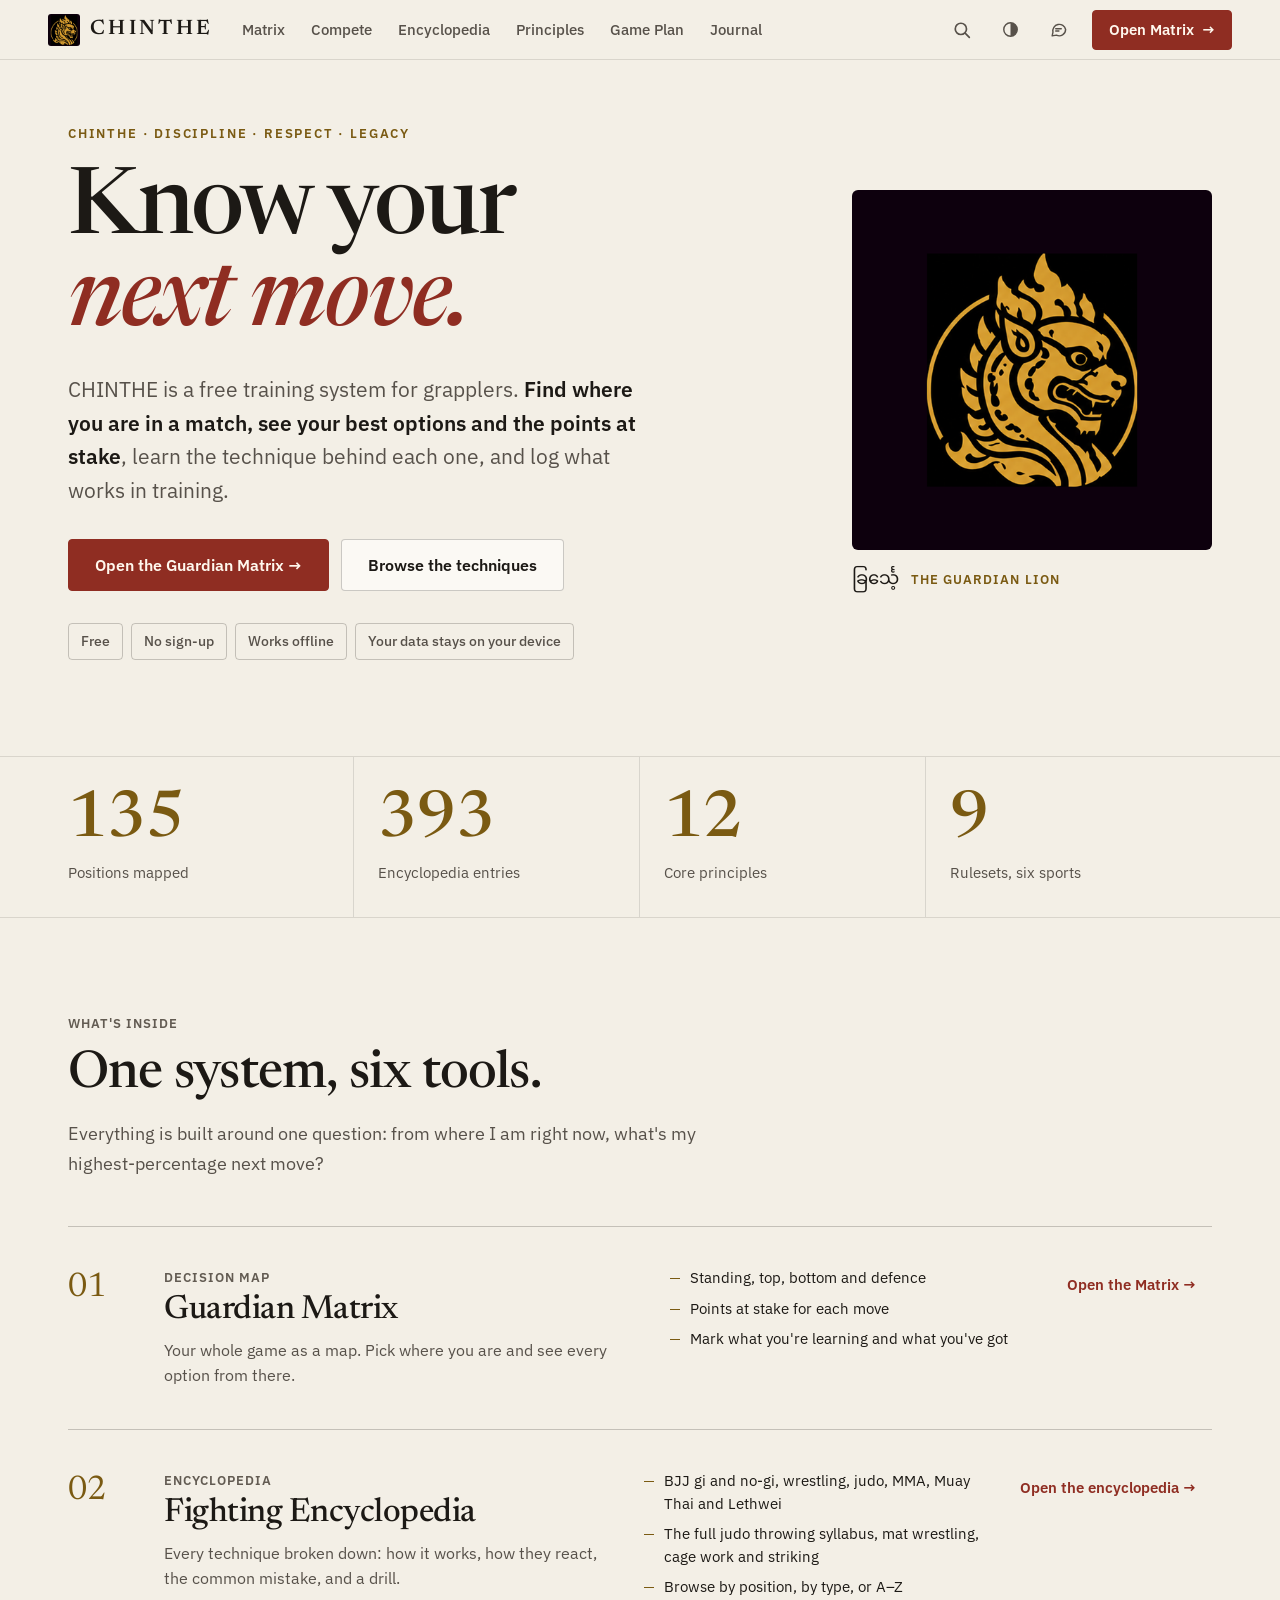
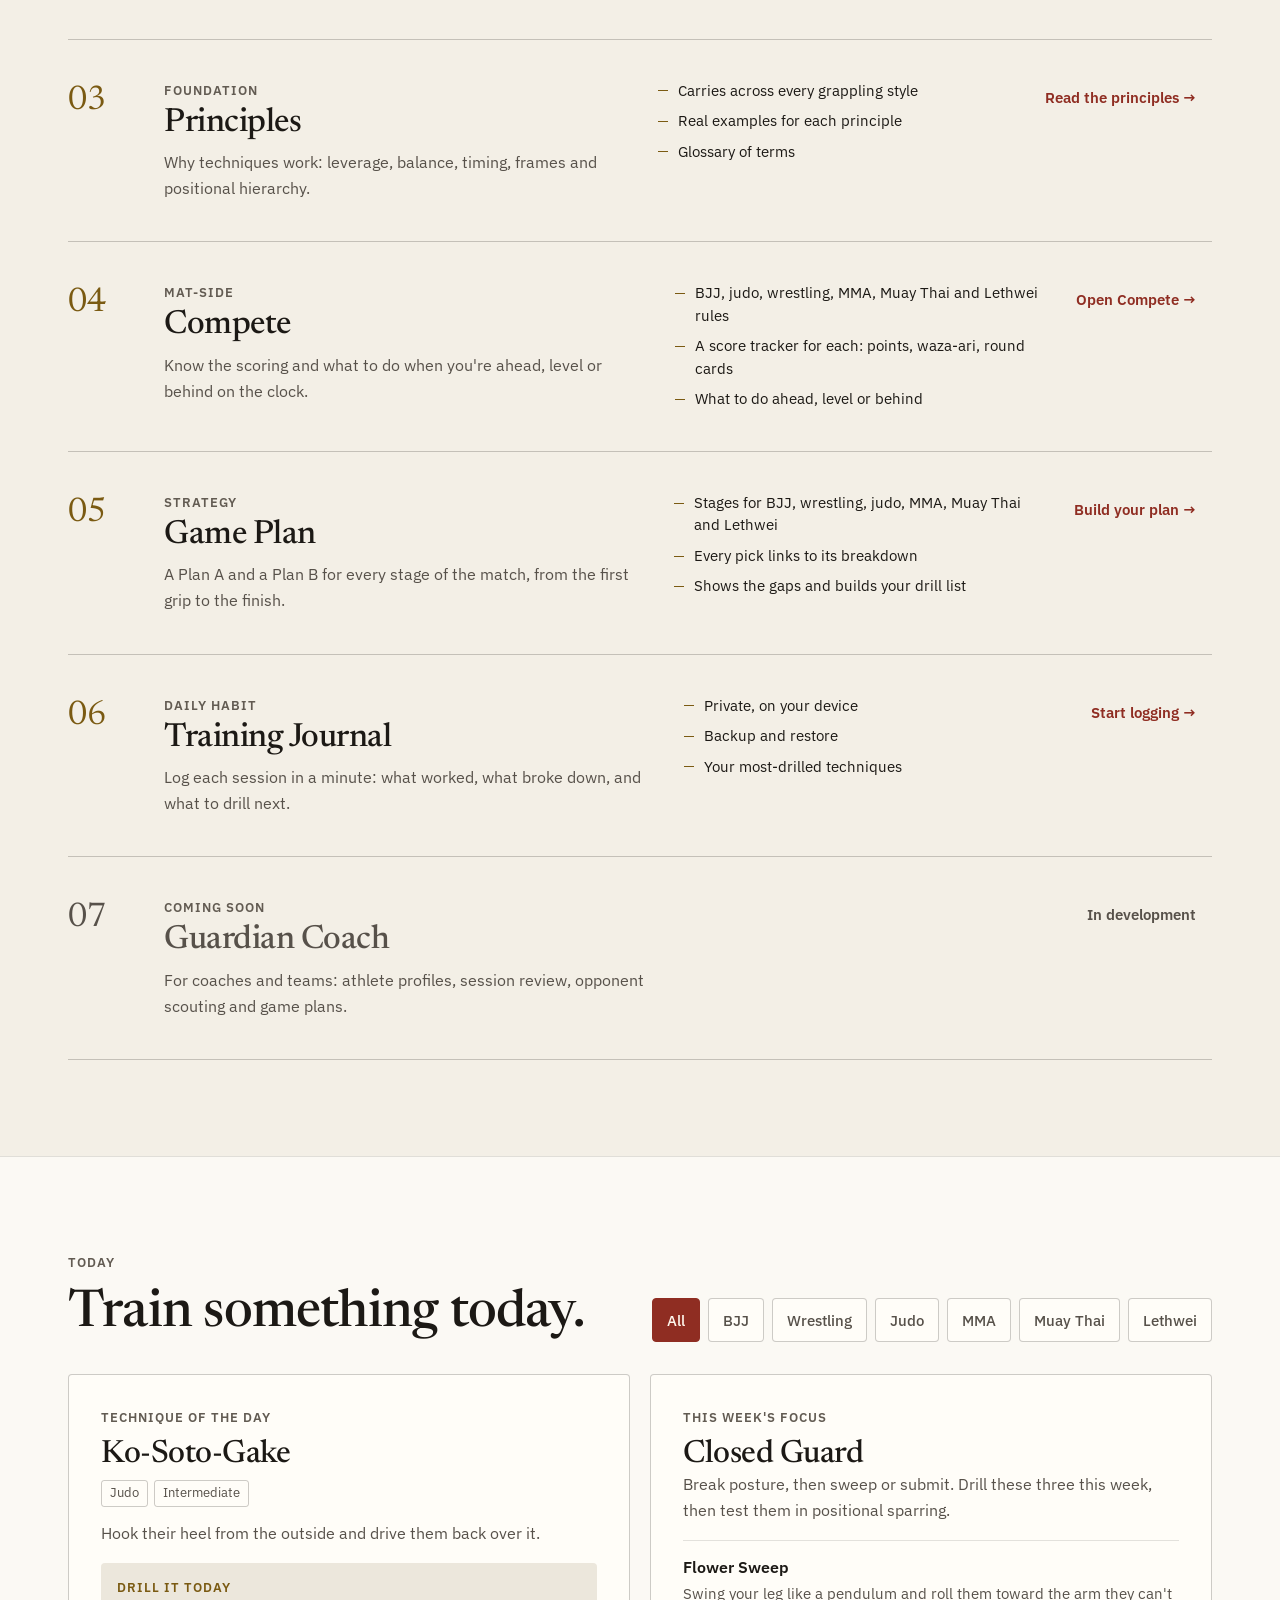
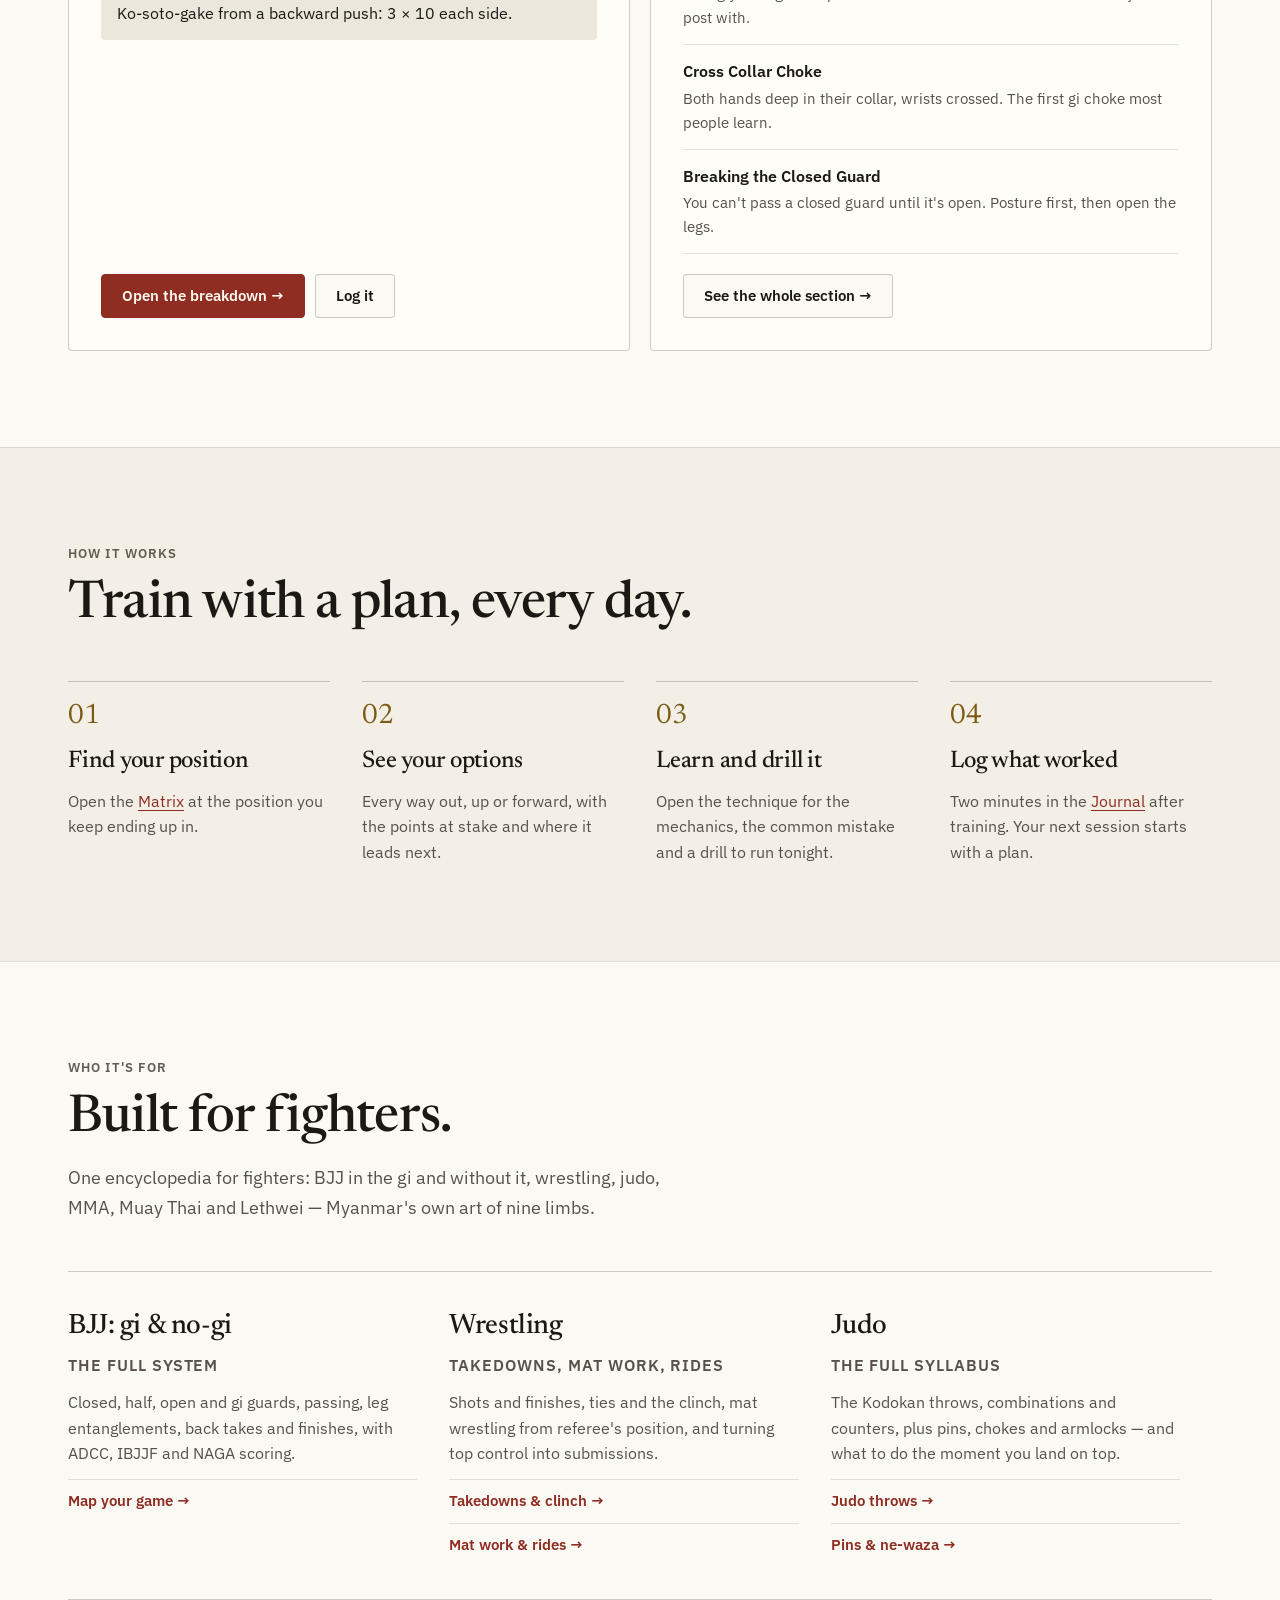
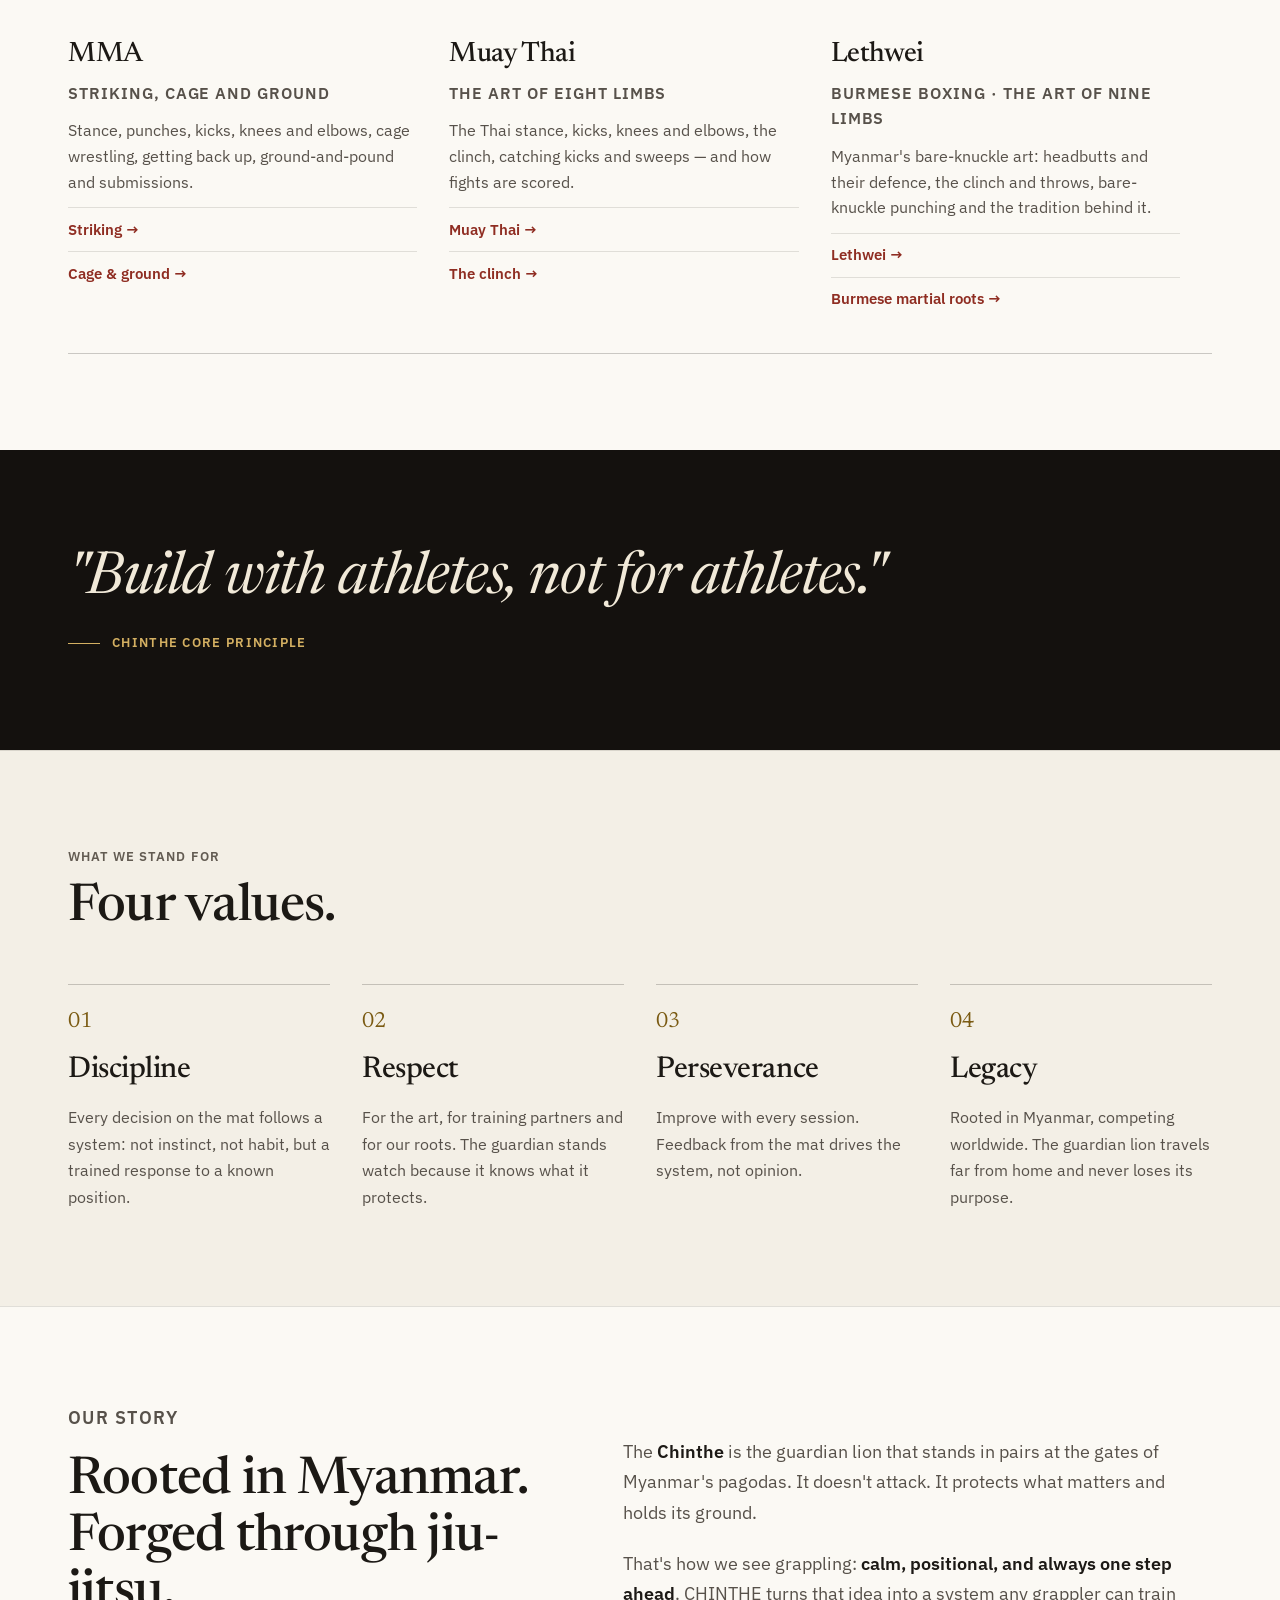
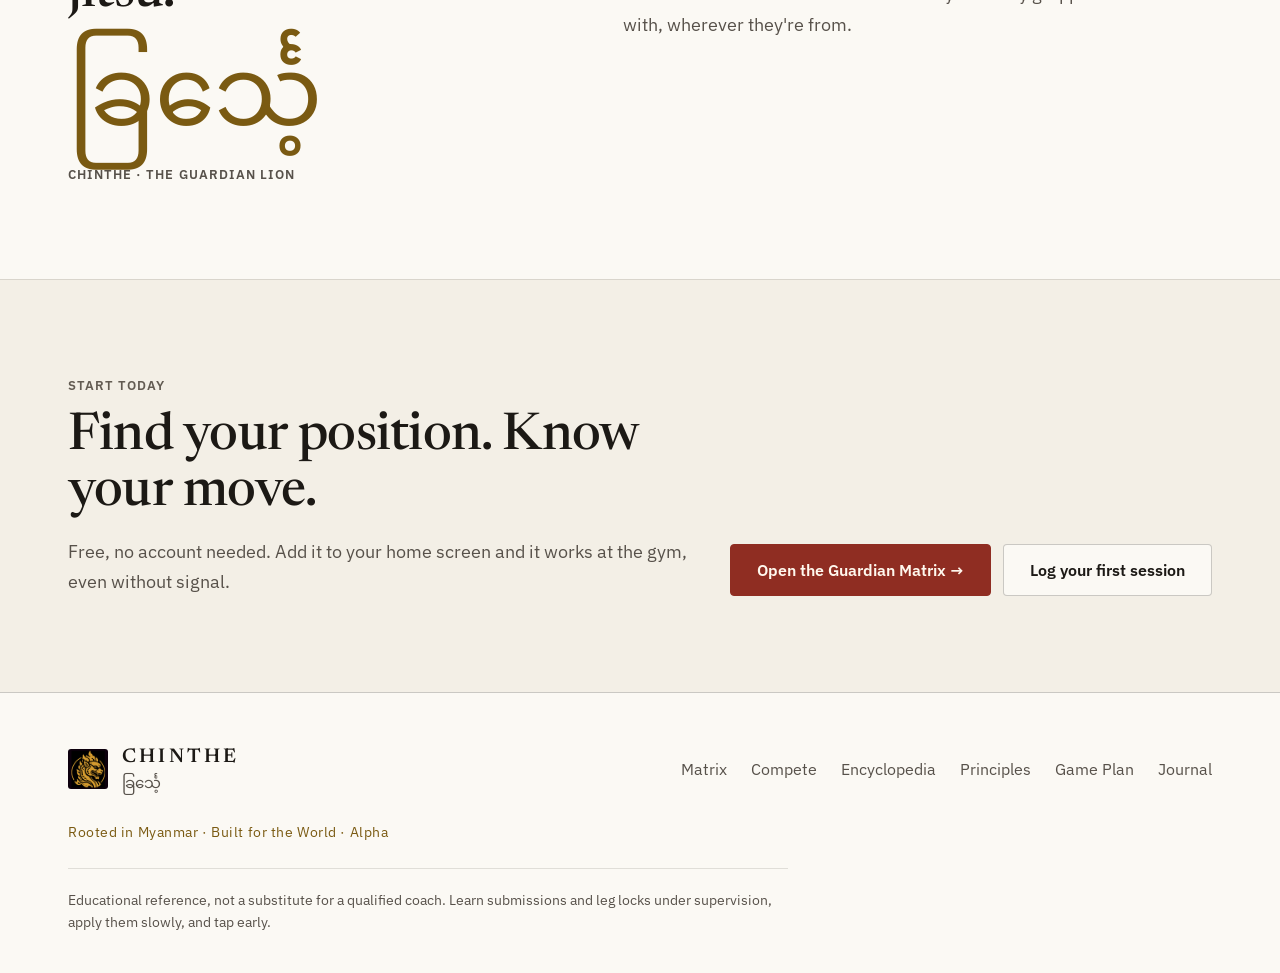
<file: index.html>
<!DOCTYPE html>
<html lang="en">
<head>
<meta charset="UTF-8">
<script>/* theme before first paint: avoids a flash of the wrong theme */try{var t=localStorage.getItem("chinthe_theme");if(t==="light"||t==="dark")document.documentElement.setAttribute("data-theme",t);}catch(e){}</script>
<meta name="viewport" content="width=device-width, initial-scale=1.0">
<meta name="theme-color" content="#13110F" media="(prefers-color-scheme: dark)">
<meta name="theme-color" content="#F3EFE6" media="(prefers-color-scheme: light)">
<meta name="description" content="A free fighting encyclopedia and training system: BJJ gi and no-gi, wrestling, judo, MMA, Muay Thai and Lethwei. Find where you are in a match, see your best options, learn each technique and log what works.">
<title>CHINTHE — Know Your Next Move</title>
<link rel="manifest" href="manifest.json">
<link rel="apple-touch-icon" href="icon-192.png">
<meta name="apple-mobile-web-app-title" content="CHINTHE">
<meta property="og:type" content="website">
<meta property="og:site_name" content="CHINTHE Guardian System">
<meta property="og:title" content="CHINTHE — Know Your Next Move">
<meta property="og:description" content="A free fighting encyclopedia and training system: BJJ gi and no-gi, wrestling, judo, MMA, Muay Thai and Lethwei. Find where you are in a match, see your best options, learn each technique and log what works.">
<meta property="og:url" content="https://myintp.github.io/ChintheGuardianMatrix/">
<meta property="og:image" content="https://myintp.github.io/ChintheGuardianMatrix/icon-512.png">
<meta name="twitter:card" content="summary">
<link rel="icon" type="image/png" href="chinthe-lion.png">
<link rel="preconnect" href="https://fonts.googleapis.com">
<link rel="stylesheet" href="chinthe.css">
<link href="https://fonts.googleapis.com/css2?family=Newsreader:opsz,wght@6..72,400;6..72,500;6..72,600&family=IBM+Plex+Sans:wght@400;500;600;700&family=IBM+Plex+Mono:wght@500&family=Noto+Sans+Myanmar:wght@400;600&display=swap" rel="stylesheet">
<style>
/* Home: the brand front door. Tokens, header, footer and buttons come from chinthe.css.
   One content column (--content-max) with the shared gutter; every section is
   separated by a hairline rule and aligned to the same left edge. */
html { scroll-behavior: smooth; }
body { overflow-x: hidden; }
.wrap-w { max-width: var(--content-max); margin: 0 auto; padding: 0 var(--gutter); }
.band { padding: var(--space-24) 0; border-top: 1px solid var(--line); }
.band-alt { background: var(--surface); }
.kicker { font-family: var(--font-ui); font-size: 13px; font-weight: 600; letter-spacing: 0.08em; text-transform: uppercase; color: var(--label); margin: 0 0 var(--space-3); }
.h2 { font-family: var(--font-display); font-weight: 500; letter-spacing: -0.015em; font-size: clamp(32px, 4.4vw, 52px); line-height: 1.08; color: var(--stone); margin: 0; }
.lede { font-size: 18px; line-height: 1.65; color: var(--stone-dim); max-width: 640px; margin: var(--space-4) 0 0; }
.band-head { margin-bottom: var(--space-12); max-width: 760px; }

/* 1. Hero */
.hero { padding: var(--space-16) 0 var(--space-24); }
.hero-grid { display: grid; grid-template-columns: 1fr; gap: var(--space-10); align-items: center; }
.hero-motto { font-family: var(--font-ui); font-size: 13px; font-weight: 600; letter-spacing: 0.14em; text-transform: uppercase; color: var(--gold); margin: 0 0 var(--space-5); }
.hero h1 { font-family: var(--font-display); font-weight: 500; font-size: clamp(48px, 7.2vw, 96px); line-height: 1; letter-spacing: -0.025em; margin: 0; color: var(--stone); }
.hero h1 em { font-style: italic; color: var(--accent); }
.hero-sub { font-size: clamp(18px, 1.7vw, 21px); line-height: 1.6; color: var(--stone-dim); max-width: 600px; margin: var(--space-6) 0 0; }
.hero-sub b { color: var(--stone); font-weight: 600; }
.hero-actions { display: flex; flex-wrap: wrap; gap: var(--space-3); margin-top: var(--space-8); }
.hero-actions .btn { min-height: 52px; padding: 14px 26px; font-size: 16px; }
.hero-trust { display: flex; flex-wrap: wrap; gap: var(--space-2); margin: var(--space-8) 0 0; padding: 0; list-style: none; }
.hero-trust li { font-size: 14px; font-weight: 500; color: var(--stone-dim); border: 1px solid var(--line-strong); border-radius: var(--radius); padding: 6px 12px; }
.hero-mark { margin: 0; justify-self: start; }
/* The emblem art sits on its own near-black ground; --brand-black is that exact colour, so nothing is filtered */
.hero-tile { width: min(360px, 70vw); aspect-ratio: 1; border-radius: var(--radius-lg); background: var(--brand-black); overflow: hidden; display: grid; place-items: center; }
.hero-tile img { width: 100%; height: auto; }
.hero-mark-cap { margin-top: var(--space-4); display: flex; align-items: baseline; gap: var(--space-3); }
.hero-mark-cap span { font-family: var(--font-myanmar); font-size: 18px; color: var(--stone); }
.hero-mark-cap b { font-family: var(--font-ui); font-weight: 600; font-size: 13px; letter-spacing: 0.08em; text-transform: uppercase; color: var(--gold); }
@media (min-width: 960px) { .hero-grid { grid-template-columns: minmax(0, 1.4fr) minmax(0, 1fr); gap: var(--space-16); } .hero-mark { justify-self: end; } }

/* Returning athlete strip (shown only when there is data on this device) */
.welcome { border-top: 1px solid var(--line); background: var(--surface); }
.welcome .wrap-w { display: flex; flex-wrap: wrap; align-items: center; gap: var(--space-3) var(--space-8); padding-top: var(--space-5); padding-bottom: var(--space-5); }
.welcome-title { font-family: var(--font-display); font-weight: 500; font-size: 22px; color: var(--stone); }
.welcome-stats { display: flex; flex-wrap: wrap; gap: 6px 22px; font-size: 15px; color: var(--stone-dim); }
.welcome-stats b { color: var(--stone); font-weight: 600; }
.welcome-links { margin-left: auto; display: flex; gap: 10px; flex-wrap: wrap; }

/* 2. Stat row: big numerals in one ruled row */
.stats-band { border-top: 1px solid var(--line); }
.stats { display: grid; grid-template-columns: repeat(2, minmax(0, 1fr)); margin: 0; }
.stat { padding: var(--space-8) var(--space-6) var(--space-8) 0; border-bottom: 1px solid var(--line); }
.stat:nth-child(odd) { border-right: 1px solid var(--line); }
.stat:nth-child(even) { padding-left: var(--space-6); }
.stat b { display: block; font-family: var(--font-display); font-weight: 500; font-size: clamp(44px, 5vw, 64px); line-height: 1; color: var(--gold); font-variant-numeric: lining-nums; }
.stat span { display: block; margin-top: var(--space-2); font-size: 15px; color: var(--stone-dim); }
@media (min-width: 800px) {
  .stats { grid-template-columns: repeat(4, minmax(0, 1fr)); }
  .stat { border-bottom: 0; border-right: 1px solid var(--line); padding-left: var(--space-6); }
  .stat:first-child { padding-left: 0; }
  .stat:last-child { border-right: 0; }
}

/* 3. Tools: numbered full-width rows; the whole row is the link */
.mods { list-style: none; margin: 0; padding: 0; border-top: 1px solid var(--line-strong); }
.mod {
  display: grid; grid-template-columns: 48px minmax(0, 1fr); gap: var(--space-2) var(--space-5);
  padding: var(--space-8) 0; border-bottom: 1px solid var(--line-strong); color: inherit; text-decoration: none;
  transition: background 0.15s;
}
.mod-n { font-family: var(--font-display); font-size: 28px; line-height: 1; color: var(--gold); grid-row: span 2; padding-top: 4px; font-variant-numeric: lining-nums; }
.mod-head { min-width: 0; }
.mod-tag { font-family: var(--font-ui); font-size: 12.5px; font-weight: 600; letter-spacing: 0.08em; text-transform: uppercase; color: var(--label); }
.mod-name { font-family: var(--font-display); font-weight: 500; font-size: clamp(26px, 2.6vw, 34px); line-height: 1.1; letter-spacing: -0.015em; color: var(--stone); margin: 6px 0 8px; }
.mod p { font-size: 16px; line-height: 1.6; color: var(--stone-dim); margin: 0; max-width: 560px; }
.mod ul { list-style: none; padding: 0; margin: 0; display: grid; gap: 8px; align-content: start; }
.mod li { font-size: 15px; line-height: 1.5; color: var(--stone); padding-left: 20px; position: relative; }
.mod li::before { content: ''; position: absolute; left: 0; top: 0.72em; width: 10px; height: 1px; background: var(--gold); }
.mod-go { font-family: var(--font-ui); font-size: 15px; font-weight: 600; color: var(--accent); white-space: nowrap; align-self: start; }
a.mod:hover { background: var(--surface); }
a.mod:hover .mod-name { color: var(--accent); }
a.mod:focus-visible { outline-offset: -2px; }
.mod-soon .mod-n, .mod-soon .mod-name, .mod-soon .mod-go { color: var(--stone-dim); }
.mod-soon p { color: var(--stone-dim); }
@media (max-width: 799px) { .mod > ul, .mod > .mod-go { grid-column: 2; } }
@media (min-width: 800px) {
  .mod { grid-template-columns: 64px minmax(0, 1.3fr) minmax(0, 1fr) auto; gap: var(--space-8); padding: var(--space-10) var(--space-4) var(--space-10) 0; align-items: start; }
  .mod-n { grid-row: auto; font-size: 34px; }
  .mod-go { padding-top: 6px; }
}

/* Today: technique of the day and weekly focus */
.today-head { display: flex; flex-wrap: wrap; align-items: flex-end; justify-content: space-between; gap: var(--space-5) var(--space-8); margin-bottom: var(--space-8); }
.disc-pick { display: flex; flex-wrap: wrap; gap: 8px; }
.disc-pick button { font-family: var(--font-ui); font-size: 15px; font-weight: 500; color: var(--stone-dim); background: var(--card); border: 1px solid var(--line-strong); border-radius: var(--radius); padding: 10px 14px; min-height: 44px; cursor: pointer; }
.disc-pick button:hover { color: var(--stone); }
.disc-pick button[aria-pressed="true"] { color: var(--on-fill); background: var(--accent-fill); border-color: var(--accent-fill); }
.today-grid { display: grid; grid-template-columns: repeat(auto-fit, minmax(min(100%, 420px), 1fr)); gap: var(--space-5); }
.today-card { padding: var(--space-8); border: 1px solid var(--line-strong); border-radius: var(--radius); background: var(--card); display: flex; flex-direction: column; }
.today-card .mod-tag { margin-bottom: 10px; }
.today-meta { display: flex; flex-wrap: wrap; gap: 6px; margin: 8px 0 14px; }
.today-chip { font-size: 13px; color: var(--stone-dim); border: 1px solid var(--line-strong); border-radius: var(--radius-sm); padding: 2px 8px; }
.today-name { font-family: var(--font-display); font-weight: 500; font-size: 32px; line-height: 1.1; letter-spacing: -0.015em; color: var(--stone); margin: 0; }
.today-card p { font-size: 16px; line-height: 1.6; color: var(--stone-dim); margin: 0 0 16px; }
.today-drill { padding: 14px 16px; background: var(--surface-2); border-radius: var(--radius); font-size: 16px; line-height: 1.6; color: var(--stone); margin: 0 0 20px; }
.today-drill b { display: block; font-size: 12.5px; font-weight: 600; letter-spacing: 0.08em; text-transform: uppercase; color: var(--gold); margin-bottom: 4px; }
.today-actions { display: flex; flex-wrap: wrap; gap: 10px; margin-top: auto; }
.week-list { list-style: none; padding: 0; margin: 0 0 20px; display: grid; gap: 0; border-top: 1px solid var(--line); }
.week-list a { display: block; padding: 14px 0; border-bottom: 1px solid var(--line); color: var(--stone); font-weight: 600; text-decoration: none; }
.week-list a:hover { color: var(--accent); }
.week-list span { display: block; font-size: 15px; font-weight: 400; color: var(--stone-dim); margin-top: 2px; }

/* 4. How it works: four equal steps */
.steps { list-style: none; margin: 0; padding: 0; display: grid; grid-template-columns: repeat(auto-fit, minmax(min(100%, 220px), 1fr)); gap: var(--space-8); }
.step { padding-top: var(--space-5); border-top: 1px solid var(--line-strong); }
.step-n { font-family: var(--font-display); font-size: 28px; line-height: 1; color: var(--gold); font-variant-numeric: lining-nums; }
.step h3 { font-family: var(--font-display); font-weight: 500; font-size: 24px; letter-spacing: -0.01em; margin: var(--space-3) 0 var(--space-2); color: var(--stone); }
.step p { font-size: 16px; line-height: 1.6; color: var(--stone-dim); margin: 0; }
.step a { color: var(--accent); text-decoration: underline; text-underline-offset: 3px; }

/* 5. Built for fighters: 3 × 2, 2 × 3 on tablet, one column on phones */
.who { display: grid; grid-template-columns: 1fr; gap: 0; border-top: 1px solid var(--line-strong); }
@media (min-width: 720px) { .who { grid-template-columns: repeat(2, minmax(0, 1fr)); } }
@media (min-width: 1080px) { .who { grid-template-columns: repeat(3, minmax(0, 1fr)); } }
.who-card { padding: var(--space-8) var(--space-6) var(--space-8) 0; border-bottom: 1px solid var(--line-strong); }
@media (min-width: 720px) { .who-card { padding-right: var(--space-8); } }
.who-card h3 { font-family: var(--font-display); font-weight: 500; font-size: 28px; letter-spacing: -0.015em; margin: 0 0 4px; color: var(--stone); }
.who-for { font-size: 13px; font-weight: 600; letter-spacing: 0.06em; text-transform: uppercase; color: var(--gold); margin: 0 0 12px; }
.who-card p { font-size: 16px; line-height: 1.6; color: var(--stone-dim); margin: 0 0 12px; }
.who-card a { display: flex; align-items: center; min-height: 44px; font-size: 15px; font-weight: 600; color: var(--accent); text-decoration: none; border-top: 1px solid var(--line); }
.who-card a:hover { text-decoration: underline; text-underline-offset: 3px; }

/* 6. Pull quote on black lacquer, the same in both themes */
.philosophy { background: var(--brand-band); padding: var(--space-24) 0; }
.philosophy-quote { font-family: var(--font-display); font-weight: 400; font-style: italic; font-size: clamp(32px, 4.6vw, 60px); line-height: 1.15; letter-spacing: -0.02em; color: var(--brand-ink); max-width: 900px; margin: 0 0 var(--space-5); }
.philosophy-attr { font-size: 13px; font-weight: 600; letter-spacing: 0.1em; text-transform: uppercase; color: var(--brand-gold); margin: 0; display: flex; align-items: center; gap: var(--space-3); }
.philosophy-attr::before { content: ''; width: 32px; height: 1px; background: var(--brand-gold); }

/* 7. Values */
.values { display: grid; grid-template-columns: repeat(auto-fit, minmax(min(100%, 230px), 1fr)); gap: var(--space-8); }
.value { padding-top: var(--space-5); border-top: 1px solid var(--line-strong); }
.value-n { font-family: var(--font-display); font-size: 22px; color: var(--gold); font-variant-numeric: lining-nums; }
.value h3 { font-family: var(--font-display); font-weight: 500; font-size: 30px; letter-spacing: -0.015em; margin: 6px 0 10px; color: var(--stone); }
.value p { font-size: 16px; line-height: 1.65; color: var(--stone-dim); margin: 0; }

/* 8. Our story: heading left, two paragraphs right */
.origin { display: grid; grid-template-columns: 1fr; gap: var(--space-8); }
@media (min-width: 900px) { .origin { grid-template-columns: minmax(0, 1fr) minmax(0, 1.2fr); gap: var(--space-16); } }
.origin-word { font-family: var(--font-myanmar); font-size: clamp(56px, 8vw, 96px); color: var(--gold); line-height: 1.2; margin-top: var(--space-6); }
.origin-word small { display: block; font-family: var(--font-ui); font-size: 13px; font-weight: 600; letter-spacing: 0.08em; text-transform: uppercase; color: var(--stone-dim); margin-top: 6px; }
.origin p { font-size: 18px; line-height: 1.7; color: var(--stone-dim); margin: 0 0 var(--space-5); }
.origin p b { color: var(--stone); font-weight: 600; }
@media (min-width: 900px) { .origin-copy { padding-top: 34px; } }

/* 9. Closing call to action */
.cta-row { display: grid; grid-template-columns: 1fr; gap: var(--space-6); align-items: end; }
@media (min-width: 900px) { .cta-row { grid-template-columns: minmax(0, 1.4fr) auto; } .cta-row .hero-actions { margin-top: 0; } }

@media (max-width: 640px) {
  .band { padding: var(--space-16) 0; }
  .hero { padding: var(--space-10) 0 var(--space-16); }
  .hero-actions .btn { flex: 1 1 100%; }
  .welcome-links { margin-left: 0; }
  .hero-tile { width: 220px; }
}
</style>
</head>
<body>

<nav class="site-nav" aria-label="Main"></nav>

<main>
<section class="hero">
  <div class="wrap-w hero-grid">
    <div>
      <p class="hero-motto">CHINTHE · Discipline · Respect · Legacy</p>
      <h1>Know your<br><em>next move.</em></h1>
      <p class="hero-sub">CHINTHE is a free training system for grapplers. <b>Find where you are in a match, see your best options and the points at stake</b>, learn the technique behind each one, and log what works in training.</p>
      <div class="hero-actions">
        <a class="btn btn-primary" href="chinthe-guardian-matrix.html">Open the Guardian Matrix →</a>
        <a class="btn btn-secondary" href="knowledge.html">Browse the techniques</a>
      </div>
      <ul class="hero-trust" aria-label="At a glance"><li>Free</li><li>No sign-up</li><li>Works offline</li><li>Your data stays on your device</li></ul>
    </div>
    <figure class="hero-mark" aria-hidden="true">
      <div class="hero-tile"><img src="icon-512.png" alt="" width="512" height="512"></div>
      <figcaption class="hero-mark-cap"><span lang="my">ခြင်္သေ့</span><b>The Guardian Lion</b></figcaption>
    </figure>
  </div>
</section>

<section class="welcome" id="welcome" hidden aria-label="Your progress">
  <div class="wrap-w">
    <div class="welcome-title">Welcome back</div>
    <div class="welcome-stats">
      <span><b id="hMapped">0</b> positions mapped</span>
      <span><b id="hGot">0</b> got it</span>
      <span><b id="hSessions">0</b> sessions logged</span>
      <span><b id="hWeek">0</b> this week</span>
      <span id="hNote"></span>
      <span>Data on this device, <span id="hBackup">never backed up</span>.</span>
    </div>
    <div class="welcome-links">
      <a class="btn btn-primary" href="journal.html">Log a session</a>
      <button class="btn btn-secondary" type="button" id="hSearch">Search</button>
    </div>
  </div>
</section>

<section class="stats-band" aria-label="What's in CHINTHE">
  <div class="wrap-w">
    <div class="stats">
      <div class="stat"><b data-node-count="{n}">135</b><span>Positions mapped</span></div>
      <div class="stat"><b id="techCount">393</b><span>Encyclopedia entries</span></div>
      <div class="stat"><b>12</b><span>Core principles</span></div>
      <div class="stat"><b>9</b><span>Rulesets, six sports</span></div>
    </div>
  </div>
</section>

<section class="band" id="inside">
  <div class="wrap-w">
    <div class="band-head">
      <p class="kicker">What's inside</p>
      <h2 class="h2">One system, six tools.</h2>
      <p class="lede">Everything is built around one question: from where I am right now, what's my highest-percentage next move?</p>
    </div>
    <div class="mods">
      <a class="mod" href="chinthe-guardian-matrix.html">
        <span class="mod-n">01</span>
        <div class="mod-head"><div class="mod-tag">Decision map</div><div class="mod-name">Guardian Matrix</div><p>Your whole game as a map. Pick where you are and see every option from there.</p></div>
        <ul><li>Standing, top, bottom and defence</li><li>Points at stake for each move</li><li>Mark what you're learning and what you've got</li></ul>
        <span class="mod-go">Open the Matrix →</span>
      </a>
      <a class="mod" href="knowledge.html">
        <span class="mod-n">02</span>
        <div class="mod-head"><div class="mod-tag">Encyclopedia</div><div class="mod-name">Fighting Encyclopedia</div><p>Every technique broken down: how it works, how they react, the common mistake, and a drill.</p></div>
        <ul><li>BJJ gi and no-gi, wrestling, judo, MMA, Muay Thai and Lethwei</li><li>The full judo throwing syllabus, mat wrestling, cage work and striking</li><li>Browse by position, by type, or A–Z</li></ul>
        <span class="mod-go">Open the encyclopedia →</span>
      </a>
      <a class="mod" href="principles.html">
        <span class="mod-n">03</span>
        <div class="mod-head"><div class="mod-tag">Foundation</div><div class="mod-name">Principles</div><p>Why techniques work: leverage, balance, timing, frames and positional hierarchy.</p></div>
        <ul><li>Carries across every grappling style</li><li>Real examples for each principle</li><li>Glossary of terms</li></ul>
        <span class="mod-go">Read the principles →</span>
      </a>
      <a class="mod" href="competition.html">
        <span class="mod-n">04</span>
        <div class="mod-head"><div class="mod-tag">Mat-side</div><div class="mod-name">Compete</div><p>Know the scoring and what to do when you're ahead, level or behind on the clock.</p></div>
        <ul><li>BJJ, judo, wrestling, MMA, Muay Thai and Lethwei rules</li><li>A score tracker for each: points, waza-ari, round cards</li><li>What to do ahead, level or behind</li></ul>
        <span class="mod-go">Open Compete →</span>
      </a>
      <a class="mod" href="gameplan.html">
        <span class="mod-n">05</span>
        <div class="mod-head"><div class="mod-tag">Strategy</div><div class="mod-name">Game Plan</div><p>A Plan A and a Plan B for every stage of the match, from the first grip to the finish.</p></div>
        <ul><li>Stages for BJJ, wrestling, judo, MMA, Muay Thai and Lethwei</li><li>Every pick links to its breakdown</li><li>Shows the gaps and builds your drill list</li></ul>
        <span class="mod-go">Build your plan →</span>
      </a>
      <a class="mod" href="journal.html">
        <span class="mod-n">06</span>
        <div class="mod-head"><div class="mod-tag">Daily habit</div><div class="mod-name">Training Journal</div><p>Log each session in a minute: what worked, what broke down, and what to drill next.</p></div>
        <ul><li>Private, on your device</li><li>Backup and restore</li><li>Your most-drilled techniques</li></ul>
        <span class="mod-go">Start logging →</span>
      </a>
      <div class="mod mod-soon" aria-disabled="true">
        <span class="mod-n">07</span>
        <div class="mod-head"><div class="mod-tag">Coming soon</div><div class="mod-name">Guardian Coach</div><p>For coaches and teams: athlete profiles, session review, opponent scouting and game plans.</p></div>
        <ul></ul>
        <span class="mod-go">In development</span>
      </div>
    </div>
  </div>
</section>

<section class="band band-alt today" id="today" aria-label="Today">
  <div class="wrap-w">
    <div class="today-head">
      <div>
        <p class="kicker">Today</p>
        <h2 class="h2">Train something today.</h2>
      </div>
      <div class="disc-pick" role="group" aria-label="Your discipline" id="discPick"></div>
    </div>
    <div class="today-grid">
      <article class="today-card" id="todayCard" aria-live="polite"></article>
      <article class="today-card" id="weekCard" aria-live="polite"></article>
    </div>
  </div>
</section>

<section class="band" id="how">
  <div class="wrap-w">
    <div class="band-head">
      <p class="kicker">How it works</p>
      <h2 class="h2">Train with a plan, every day.</h2>
    </div>
    <ol class="steps">
      <li class="step"><div class="step-n">01</div><h3>Find your position</h3><p>Open the <a href="chinthe-guardian-matrix.html">Matrix</a> at the position you keep ending up in.</p></li>
      <li class="step"><div class="step-n">02</div><h3>See your options</h3><p>Every way out, up or forward, with the points at stake and where it leads next.</p></li>
      <li class="step"><div class="step-n">03</div><h3>Learn and drill it</h3><p>Open the technique for the mechanics, the common mistake and a drill to run tonight.</p></li>
      <li class="step"><div class="step-n">04</div><h3>Log what worked</h3><p>Two minutes in the <a href="journal.html">Journal</a> after training. Your next session starts with a plan.</p></li>
    </ol>
  </div>
</section>

<section class="band band-alt" id="who">
  <div class="wrap-w">
    <div class="band-head">
      <p class="kicker">Who it's for</p>
      <h2 class="h2">Built for fighters.</h2>
      <p class="lede">One encyclopedia for fighters: BJJ in the gi and without it, wrestling, judo, MMA, Muay Thai and Lethwei — Myanmar's own art of nine limbs.</p>
    </div>
    <div class="who">
      <div class="who-card">
        <h3>BJJ: gi &amp; no-gi</h3>
        <p class="who-for">The full system</p>
        <p>Closed, half, open and gi guards, passing, leg entanglements, back takes and finishes, with ADCC, IBJJF and NAGA scoring.</p>
        <a href="chinthe-guardian-matrix.html">Map your game →</a>
      </div>
      <div class="who-card">
        <h3>Wrestling</h3>
        <p class="who-for">Takedowns, mat work, rides</p>
        <p>Shots and finishes, ties and the clinch, mat wrestling from referee's position, and turning top control into submissions.</p>
        <a href="knowledge.html#wrestling_shot">Takedowns &amp; clinch →</a>
        <a href="knowledge.html#referee_position">Mat work &amp; rides →</a>
      </div>
      <div class="who-card">
        <h3>Judo</h3>
        <p class="who-for">The full syllabus</p>
        <p>The Kodokan throws, combinations and counters, plus pins, chokes and armlocks — and what to do the moment you land on top.</p>
        <a href="knowledge.html#judo_throw">Judo throws →</a>
        <a href="knowledge.html#osaekomi_rules">Pins &amp; ne-waza →</a>
      </div>
      <div class="who-card">
        <h3>MMA</h3>
        <p class="who-for">Striking, cage and ground</p>
        <p>Stance, punches, kicks, knees and elbows, cage wrestling, getting back up, ground-and-pound and submissions.</p>
        <a href="knowledge.html#fighting_stance">Striking →</a>
        <a href="knowledge.html#cage_clinch">Cage &amp; ground →</a>
      </div>
      <div class="who-card">
        <h3>Muay Thai</h3>
        <p class="who-for">The art of eight limbs</p>
        <p>The Thai stance, kicks, knees and elbows, the clinch, catching kicks and sweeps — and how fights are scored.</p>
        <a href="knowledge.html#muay_thai_stance">Muay Thai →</a>
        <a href="knowledge.html#clinch_fighting">The clinch →</a>
      </div>
      <div class="who-card">
        <h3>Lethwei</h3>
        <p class="who-for">Burmese boxing · the art of nine limbs</p>
        <p>Myanmar's bare-knuckle art: headbutts and their defence, the clinch and throws, bare-knuckle punching and the tradition behind it.</p>
        <a href="knowledge.html#lethwei_rules">Lethwei →</a>
        <a href="knowledge.html#bando">Burmese martial roots →</a>
      </div>
    </div>
  </div>
</section>

<section class="philosophy" aria-label="Philosophy">
  <div class="wrap-w">
    <blockquote class="philosophy-quote">"Build with athletes, not for athletes."</blockquote>
    <p class="philosophy-attr">CHINTHE Core Principle</p>
  </div>
</section>

<section class="band" id="values">
  <div class="wrap-w">
    <div class="band-head">
      <p class="kicker">What we stand for</p>
      <h2 class="h2">Four values.</h2>
    </div>
    <div class="values">
      <div class="value"><div class="value-n">01</div><h3>Discipline</h3><p>Every decision on the mat follows a system: not instinct, not habit, but a trained response to a known position.</p></div>
      <div class="value"><div class="value-n">02</div><h3>Respect</h3><p>For the art, for training partners and for our roots. The guardian stands watch because it knows what it protects.</p></div>
      <div class="value"><div class="value-n">03</div><h3>Perseverance</h3><p>Improve with every session. Feedback from the mat drives the system, not opinion.</p></div>
      <div class="value"><div class="value-n">04</div><h3>Legacy</h3><p>Rooted in Myanmar, competing worldwide. The guardian lion travels far from home and never loses its purpose.</p></div>
    </div>
  </div>
</section>

<section class="band band-alt" id="origin">
  <div class="wrap-w origin">
    <div>
      <p class="kicker">Our story</p>
      <h2 class="h2">Rooted in Myanmar. Forged through jiu-jitsu.</h2>
      <div class="origin-word" lang="my">ခြင်္သေ့<small lang="en">Chinthe · The Guardian Lion</small></div>
    </div>
    <div class="origin-copy">
      <p>The <b>Chinthe</b> is the guardian lion that stands in pairs at the gates of Myanmar's pagodas. It doesn't attack. It protects what matters and holds its ground.</p>
      <p>That's how we see grappling: <b>calm, positional, and always one step ahead</b>. CHINTHE turns that idea into a system any grappler can train with, wherever they're from.</p>
    </div>
  </div>
</section>

<section class="band cta">
  <div class="wrap-w cta-row">
    <div>
      <p class="kicker">Start today</p>
      <h2 class="h2">Find your position. Know your move.</h2>
      <p class="lede">Free, no account needed. Add it to your home screen and it works at the gym, even without signal.</p>
    </div>
    <div class="hero-actions">
      <a class="btn btn-primary" href="chinthe-guardian-matrix.html">Open the Guardian Matrix →</a>
      <a class="btn btn-secondary" href="journal.html">Log your first session</a>
    </div>
  </div>
</section>
</main>




<script src="encyclopedia.js"></script>
<script src="chinthe.js"></script>
<script>
// Today: a technique of the day and a weekly focus for the chosen discipline.
// Data comes from encyclopedia.js; the choice of discipline is remembered on this device.
(function(){
  const KB = window.CHINTHE_KB;
  if (!KB) { document.getElementById("today").hidden = true; return; }
  const DISC = [
    { id:"all", name:"All", fmts:null },
    { id:"bjj", name:"BJJ", fmts:["No-Gi","Gi","Gi & No-Gi"] },
    { id:"wrestling", name:"Wrestling", fmts:["Wrestling"] },
    { id:"judo", name:"Judo", fmts:["Judo"] },
    { id:"mma", name:"MMA", fmts:["MMA"] },
    { id:"muaythai", name:"Muay Thai", fmts:["Muay Thai"] },
    { id:"lethwei", name:"Lethwei", fmts:["Lethwei"] }
  ];
  const FOCUS = {
    bjj: [["closed","Closed Guard","Break posture, then sweep or submit."],["passing","Passing the Guard","Pin the legs, pass, settle the pin."],["half","Half Guard","Win the underhook from both sides."],["back","Back Control","Seatbelt, hooks, then the choke."],["legs","Leg Entanglements","Control the knee line before the heel."],["open","Butterfly, Seated & Open Guard","Stay connected, then off-balance."],["mount","Mount","Stay heavy, isolate an arm."],["gi_guard","Gi Guards & Grips","Grips first: spider, lasso, De La Riva."],["side","Side Control & North-South","Pin, advance or attack."],["transitions","Back Takes & Transitions","The moves between positions."]],
    wrestling: [["standing","Takedowns & Clinch","Stance, ties, shots and finishes."],["wrestling_mat","Mat Work & Rides","Escape from the bottom, turn from the top."]],
    judo: [["judo","Judo Throws","Grip, off-balance, throw."],["judo_ground","Pins & Ne-Waza","Hold-downs, turnovers and chokes."]],
    mma: [["striking","Striking","Stance, punches, kicks and defence."],["mma","Cage & Ground","Wall work, getting up, top control."]],
    muaythai: [["muay_thai","Muay Thai","Kicks, knees, elbows and the clinch."]],
    lethwei: [["lethwei","Lethwei","Nine limbs, bare knuckle and the clinch."]]
  };
  const KEY = "chinthe_discipline";
  let disc = "all";
  try { const d = localStorage.getItem(KEY); if (DISC.some(x=>x.id===d)) disc = d; } catch(e){}
  const now = new Date();
  const day = Math.floor((now - now.getTimezoneOffset()*60000) / 86400000);   // local calendar day
  const week = Math.floor((day + 3) / 7);                                      // changes each Monday
  const usable = KB.entries.filter(e=>!(e.tags||[]).includes("Banned") && e.cat !== "concept");
  const LVL = { F:"Fundamental", I:"Intermediate", A:"Advanced" };
  const mk = (tag, cls, text) => { const n = document.createElement(tag); if (cls) n.className = cls; if (text != null) n.textContent = text; return n; };

  function pool(){ const d = DISC.find(x=>x.id===disc); return d.fmts ? usable.filter(e=>d.fmts.includes(e.meta.fmt)) : usable; }
  function renderPick(){
    const box = document.getElementById("discPick"); box.innerHTML = "";
    DISC.forEach(d=>{
      const b = mk("button", null, d.name); b.type = "button";
      b.setAttribute("aria-pressed", String(d.id === disc));
      b.addEventListener("click", ()=>{ disc = d.id; try { localStorage.setItem(KEY, disc); } catch(e){} render(); });
      box.appendChild(b);
    });
  }
  function renderToday(){
    const list = pool(), card = document.getElementById("todayCard");
    const e = list[(day * 37 + DISC.findIndex(x=>x.id===disc) * 11) % list.length];
    card.innerHTML = "";
    card.appendChild(mk("div", "mod-tag", "Technique of the day"));
    card.appendChild(mk("h3", "today-name", e.name));
    const meta = mk("div", "today-meta");
    [e.meta.fmt, LVL[e.meta.lvl]].forEach(t=> meta.appendChild(mk("span", "today-chip", t)));
    card.appendChild(meta);
    card.appendChild(mk("p", null, e.tagline));
    const drill = mk("div", "today-drill"); drill.appendChild(mk("b", null, "Drill it today")); drill.appendChild(document.createTextNode(e.drill));
    card.appendChild(drill);
    const acts = mk("div", "today-actions");
    const open = mk("a", "btn btn-primary", "Open the breakdown →"); open.href = "knowledge.html#" + e.id;
    const log = mk("a", "btn btn-secondary", "Log it"); log.href = "journal.html?tech=" + encodeURIComponent(e.name.replace(/\s*\(.*?\)/g, ""));
    acts.appendChild(open); acts.appendChild(log); card.appendChild(acts);
  }
  function renderWeek(){
    const lists = disc === "all" ? Object.values(FOCUS).flat() : FOCUS[disc];
    const [gid, name, why] = lists[week % lists.length];
    const fromGroup = KB.entries.filter(e=>e.groups.includes(gid) && e.cat !== "concept" && !(e.tags||[]).includes("Banned"));
    const order = { F:0, I:1, A:2 };
    const pick = fromGroup.slice().sort((a,b)=> order[a.meta.lvl]-order[b.meta.lvl]).slice(0, 3);
    const card = document.getElementById("weekCard"); card.innerHTML = "";
    card.appendChild(mk("div", "mod-tag", "This week's focus"));
    card.appendChild(mk("h3", "today-name", name));
    card.appendChild(mk("p", null, why + " Drill these three this week, then test them in positional sparring."));
    const ul = mk("ul", "week-list");
    pick.forEach(e=>{ const li = mk("li"); const a = mk("a", null, e.name); a.href = "knowledge.html#" + e.id; a.appendChild(mk("span", null, e.tagline)); li.appendChild(a); ul.appendChild(li); });
    card.appendChild(ul);
    const acts = mk("div", "today-actions");
    const all = mk("a", "btn btn-secondary", "See the whole section →"); all.href = "knowledge.html#g:" + gid;
    acts.appendChild(all); card.appendChild(acts);
  }
  function render(){ renderPick(); renderToday(); renderWeek(); }
  render();
})();

// Returning athletes: show their progress strip (read-only view of the Matrix + Journal stores).
(function(){
  const read = k => { try { return JSON.parse(localStorage.getItem(k)); } catch(e){ return null; } };
  const mastery = read('chinthe_mastery_v1') || {};
  const levels = Object.values(mastery);
  const sessions = read('chinthe_journal_v1') || [];
  document.getElementById('hMapped').textContent = levels.filter(v => v > 0).length;
  document.getElementById('hGot').textContent = levels.filter(v => v === 3).length;
  document.getElementById('hSessions').textContent = sessions.length;
  const now = new Date(), weekStart = new Date(now); weekStart.setDate(now.getDate() - now.getDay()); weekStart.setHours(0,0,0,0);
  document.getElementById('hWeek').textContent = sessions.filter(x => new Date(x.date + 'T00:00:00') >= weekStart).length;
  const last = sessions.map(x => x.date).sort().pop();
  if (last) document.getElementById('hNote').textContent = 'Last session ' + new Date(last + 'T00:00:00').toLocaleDateString('en-GB', {day:'numeric', month:'short'}) + '.';
  const b = read('chinthe_journal_backup_v1');
  if (b && b.at) document.getElementById('hBackup').textContent = 'last backup ' + new Date(b.at).toLocaleDateString('en-GB', {day:'numeric', month:'short'});
  document.getElementById('welcome').hidden = !(levels.some(v => v > 0) || sessions.length);
  document.getElementById('hSearch').addEventListener('click', () =>
    document.dispatchEvent(new KeyboardEvent('keydown', {key: 'k', ctrlKey: true, bubbles: true})));
})();
// Entry count comes from the data itself so the two can never diverge:
// core entries in knowledge.html plus the encyclopedia entries.
Promise.all(['knowledge.html', 'encyclopedia.js'].map(u => fetch(u).then(r => r.ok ? r.text() : Promise.reject())))
  .then(([html, ency]) => {
    const n = (html.match(/\bid:"/g) || []).length + (ency.match(/"entries":\[.*?\],"core"/s) || [""])[0].split('"cat":"').length - 1;
    if (n) document.getElementById('techCount').textContent = n;
  })
  .catch(() => {});
</script>
</body>
</html>
</file>
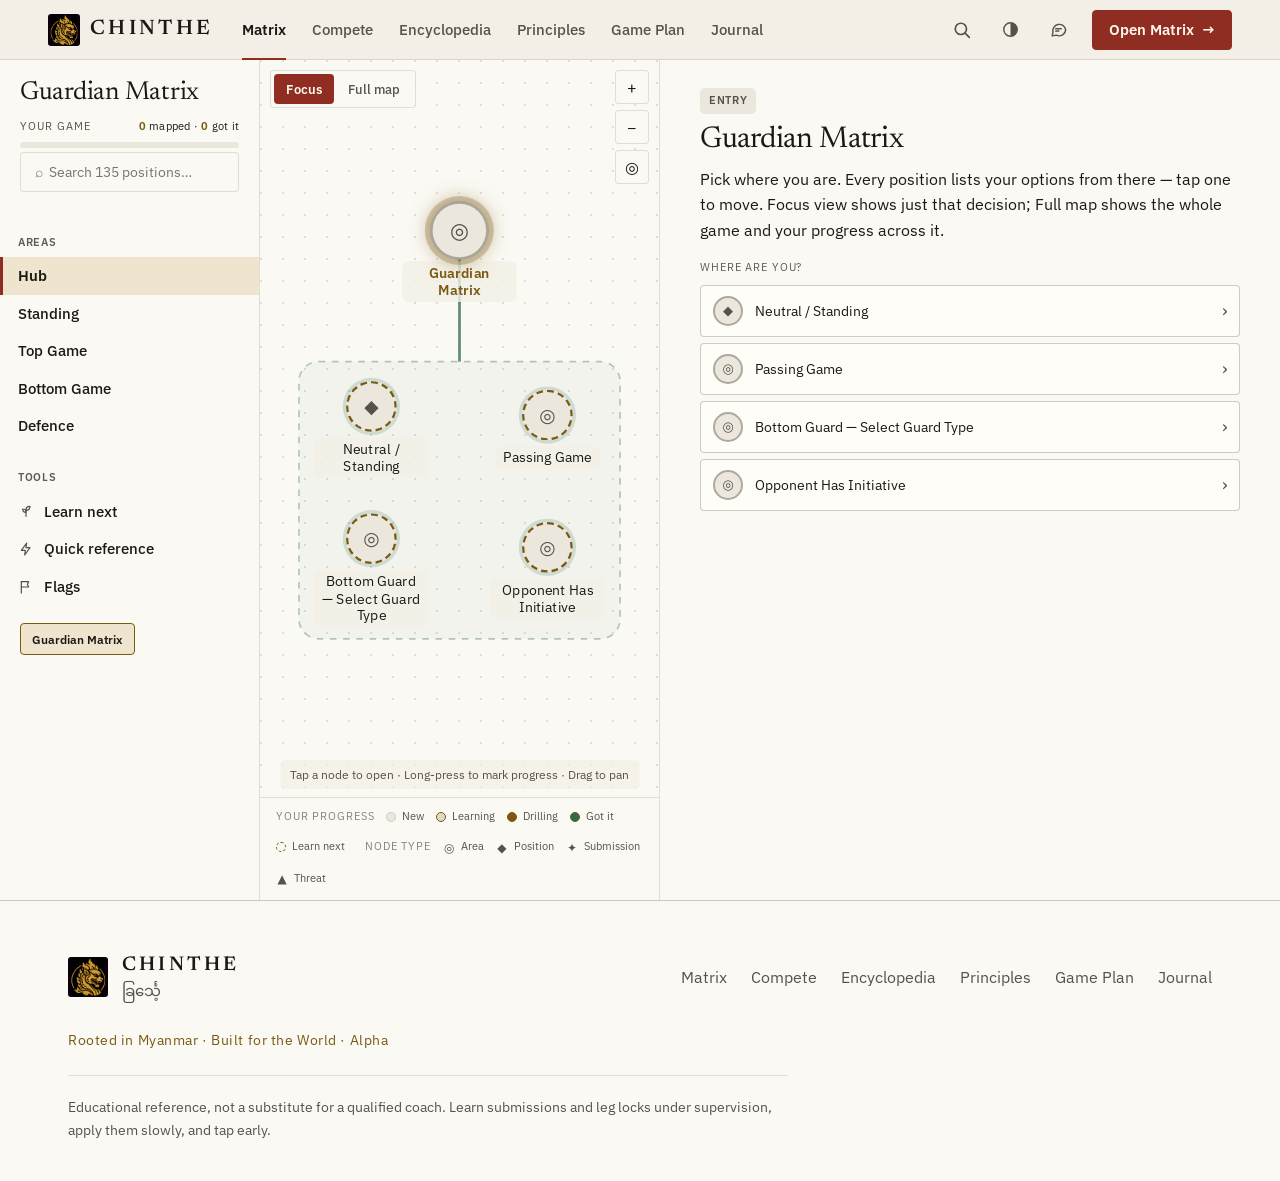
<file: chinthe-guardian-matrix.html>
<!DOCTYPE html>
<html lang="en">
<head>
<meta charset="UTF-8">
<script>/* theme before first paint: avoids a flash of the wrong theme */try{var t=localStorage.getItem("chinthe_theme");if(t==="light"||t==="dark")document.documentElement.setAttribute("data-theme",t);}catch(e){}</script>
<meta name="viewport" content="width=device-width, initial-scale=1.0">
<meta name="theme-color" content="#13110F" media="(prefers-color-scheme: dark)">
<meta name="theme-color" content="#F3EFE6" media="(prefers-color-scheme: light)">
<meta name="description" content="The Guardian Matrix: a no-gi competition decision map. Find your position, see every option, the ADCC points at stake, and how to drill it.">
<title>Guardian Matrix — CHINTHE</title>
<link rel="manifest" href="manifest.json">
<link rel="apple-touch-icon" href="icon-192.png">
<meta name="apple-mobile-web-app-title" content="CHINTHE">
<meta property="og:type" content="website">
<meta property="og:site_name" content="CHINTHE Guardian System">
<meta property="og:title" content="Guardian Matrix — CHINTHE">
<meta property="og:description" content="The Guardian Matrix: a no-gi competition decision map. Find your position, see every option, the ADCC points at stake, and how to drill it.">
<meta property="og:url" content="https://myintp.github.io/ChintheGuardianMatrix/chinthe-guardian-matrix.html">
<meta property="og:image" content="https://myintp.github.io/ChintheGuardianMatrix/icon-512.png">
<meta name="twitter:card" content="summary">
<link rel="icon" type="image/png" href="chinthe-lion.png">
<link rel="preconnect" href="https://fonts.googleapis.com">
<link href="https://fonts.googleapis.com/css2?family=Newsreader:opsz,wght@6..72,400;6..72,500;6..72,600&family=IBM+Plex+Sans:wght@400;500;600;700&family=IBM+Plex+Mono:wght@500&family=Noto+Sans+Myanmar:wght@400;600&display=swap" rel="stylesheet">
<link rel="stylesheet" href="chinthe.css">
<style>
/* ══════════════════════════════════════════════════════
   GUARDIAN MATRIX — Page-specific styles
   Tokens, resets, and nav come from chinthe.css
   This file: Matrix layout, sidebar, skill-tree canvas, nodes,
   detail cards, modals, flow view, controls.
   ONE cascade order. Zero !important.
══════════════════════════════════════════════════════ */

/* ── Matrix-local aliases → single source of truth in chinthe.css.
   No hard-coded colours here: these just give the app-shell shorter
   local names for the shared brand tokens. ── */
:root {
  --mat:        var(--bg);
  --mat-elev:   var(--surface);
  --mat-elev-2: var(--surface-2);
  --chalk:      var(--stone);
  --chalk-dim:  var(--stone-dim);
  /* --victory / --victory-dim inherited from chinthe.css */
}

/* ── Base body override (matrix is an app, not a document) ── */
body { background: var(--mat); color: var(--chalk); font-family: var(--font-body); }

/* ══════════════════════════════════════════════════════
   MOBILE LAYOUT (default — single column, scrollable)
══════════════════════════════════════════════════════ */

/* Site nav uses chinthe.css .site-nav — override height for matrix */
.site-nav { height: var(--nav-h); }

/* Page shell: single column, full scroll */
.wrap {
  width: 100%;
  display: block; /* mobile: normal document flow */
}

/* Header (sidebar on desktop, stacked block on mobile) */
header {
  position: relative;   /* was sticky: it pinned ~430px of chrome over a 844px phone */
  z-index: 20;
  background: var(--mat);
  border-bottom: 1px solid var(--line);
  padding: 14px 16px 12px;
}

.eyebrow {
  font-family: var(--font-ui);
  font-size: var(--text-xs);
  letter-spacing:0.08em;
  color:var(--label);
  text-transform: uppercase;
  margin-bottom: 2px;
}

.header-row {
  display: flex;
  align-items: flex-start;
  justify-content: space-between;
  gap: 12px;
  margin-bottom: 6px;
}

h1 {
  font-family: var(--font-display);
  font-weight: 400;
  font-size: 22px;
  letter-spacing: -0.01em;
  line-height: 1;
  margin: 0;
}
h1 span { color: var(--victory); }

.tagline  { font-size: 11px; color: var(--chalk-dim); line-height: 1.4; }
.myanmar-slot { font-family: var(--font-myanmar); font-size: var(--text-xs); color: var(--chalk-dim); margin-top: 2px; }

/* ── Progress card (mastery) ── */
.progress-card { margin-top: 12px; }
.progress-top { display: flex; align-items: baseline; justify-content: space-between; gap: 8px; margin-bottom: 6px; }
.progress-label { font-family: var(--font-ui); font-size: 10.5px; color: var(--chalk-dim); letter-spacing: 0.1em; text-transform: uppercase; }
.progress-figures { font-family: var(--font-ui); font-size: 11px; color: var(--chalk); letter-spacing: 0.02em; }
.progress-figures span { color: var(--gold); font-weight: 600; }
.progress-bar { height: 6px; border-radius: var(--radius); background: var(--mat-elev-2); overflow: hidden; }
.progress-bar-fill { height: 100%; width: 0; border-radius: var(--radius); background: var(--gold); transition: width 0.4s ease; }

/* ── Nav groups: destinations and tools are different jobs, so they no
   longer sit in one undifferentiated row. ── */
.nav-group { margin-top: 14px; }
.nav-group-label {
  font-family: var(--font-ui);
  font-size: var(--text-xs);
  letter-spacing:0.08em;
  text-transform: uppercase;
  color: var(--chalk-dim);
  opacity: 0.75;
  margin-bottom: 7px;
}

/* Section nav: horizontal scroll on mobile */
.section-nav {
  display: flex;
  gap: 6px;
  overflow-x: auto;
  scrollbar-width: none;
  padding-bottom: 2px;
}
.section-nav::-webkit-scrollbar { display: none; }

/* Tools read as secondary — ghosted until hovered */
.tool-row { display: flex; gap: 6px; flex-wrap: wrap; }
.tool-btn {
  flex: 1 1 auto;
  background: none;
  border: 1px solid var(--line-strong);
  color: var(--chalk-dim);
  font-family: var(--font-ui);
  font-size: 13px;
  font-weight: 500;
  display: inline-flex; align-items: center; gap: 6px; justify-content: center;
  padding: 9px 12px;
  border-radius: var(--radius);
  cursor: pointer;
  white-space: nowrap;
  transition: color 0.15s, border-color 0.15s;
}
.tool-btn:hover { color: var(--chalk); border-color: var(--chalk-dim); }

.nav-btn {
  flex-shrink: 0;
  background: var(--mat-elev);
  border: 1px solid var(--line);
  color: var(--chalk-dim);
  font-family: var(--font-ui);
  font-size: 13px;
  font-weight: 500;
  padding: 8px 12px;
  border-radius: var(--radius);
  cursor: pointer;
  white-space: nowrap;
  transition: background 0.15s, color 0.15s, border-color 0.15s;
}
.nav-btn.active { background: var(--accent-fill); color: var(--on-fill); border-color: var(--accent-fill); font-weight: 600; }

/* ── Search: persistent, not a hidden toggle. With 102 nodes this is the
   fastest path to any position, so it earns permanent real estate. ── */
.search-panel { display: block; margin-top: 12px; }
.search-panel input {
  width: 100%;
  background: var(--mat-elev);
  border: 1px solid var(--line);
  border-radius: var(--radius);
  color: var(--chalk);
  font-family: var(--font-body);
  font-size: 14px;
  padding: 11px 14px;
  outline: none;
}
.search-panel input:focus { border-color:var(--gold); }
.search-results { margin-top: 8px; display: flex; flex-direction: column; gap: 6px; max-height: 240px; overflow-y: auto; }
.search-result {
  display: flex; justify-content: space-between; align-items: center;
  background: var(--mat-elev); border: 1px solid var(--line);
  border-radius: var(--radius); padding: 10px 12px; cursor: pointer; font-size: 13px;
}
.search-result:hover { background: var(--mat-elev-2); }
.search-empty { color: var(--chalk-dim); font-size: 12px; padding: 8px 2px; }

/* ── Chain breadcrumb ── */
.chain {
  display: flex;
  align-items: center;
  gap: 0;
  overflow-x: auto;
  padding: 10px 0 4px;
  scrollbar-width: none;
  margin-top: 8px;
}
.chain::-webkit-scrollbar { display: none; }
.chain-item { display: flex; align-items: center; flex-shrink: 0; }
.chain-node {
  font-family: var(--font-ui);
  font-size: 12px; min-height: 32px; display: inline-flex; align-items: center;
  padding: 5px 10px;
  border-radius: var(--radius);
  border: 1px solid var(--line);
  color: var(--chalk-dim);
  background: var(--mat-elev);
  white-space: nowrap;
  cursor: pointer;
}
.chain-node.current { color: var(--stone); background: var(--gold-dim); border-color: var(--gold); font-weight: 600; }
.chain-link { width: 12px; height: 1px; background: var(--line); flex-shrink: 0; }

/* ── Main canvas ── */
/* Bottom padding clears the collapsed detail sheet's peek bar */
main { padding: 12px 16px 78px; }

/* ── Skill Tree ──
   A persistent, pannable/zoomable dendrogram (Diablo/Arc Raiders style).
   Node positions are computed once (buildTreeLayout) and never move —
   navigation only restyles states and re-centers the viewport. ── */
.tree-wrap {
  position: relative;
  width: 100%;
  height: 460px;
  margin-top: 4px;
  background:
    radial-gradient(circle at 1px 1px, var(--line) 1px, transparent 0) 0 0/22px 22px,
    var(--mat-elev);
  border: 1px solid var(--line);
  border-radius: var(--radius);
  overflow: hidden;
}
.tree-toolbar {
  position: absolute; top: 10px; right: 10px; z-index: 6;
  display: flex; flex-direction: column; gap: 6px;
}
.tree-tool-btn {
  width: 34px; height: 34px; border-radius: var(--radius);
  background: color-mix(in srgb, var(--surface) 85%, transparent); border: 1px solid var(--line);
  color: var(--chalk); font-family: var(--font-body); font-size: 16px; line-height: 1;
  display: flex; align-items: center; justify-content: center;
  cursor: pointer; backdrop-filter: blur(6px); -webkit-backdrop-filter: blur(6px);
  transition: border-color 0.15s, color 0.15s;
}
.tree-tool-btn:hover { border-color: var(--gold); color: var(--gold); }
.tree-hint {
  position: absolute; left: 50%; bottom: 8px; transform: translateX(-50%);
  z-index: 6; font-family: var(--font-ui); font-size: 12px;
  color: var(--chalk-dim);
  background: color-mix(in srgb, var(--bg) 70%, transparent); padding: 5px 10px; border-radius: var(--radius);
  pointer-events: none; opacity: 1; transition: opacity 0.4s;
  white-space: nowrap; max-width: calc(100% - 24px); overflow: hidden; text-overflow: ellipsis;
}
.tree-hint.faded { opacity: 0; }
.tree-viewport {
  position: absolute; inset: 0; overflow: hidden;
  cursor: grab; touch-action: none;
}
.tree-viewport.grabbing { cursor: grabbing; }
.tree-canvas {
  position: absolute; top: 0; left: 0;
  transform-origin: 0 0;
  will-change: transform;
}
.tree-edges { position: absolute; top: 0; left: 0; overflow: visible; pointer-events: none; }
.tree-edge {
  fill: none; stroke: color-mix(in srgb, var(--stone) 30%, transparent); stroke-width: 2;
  transition: stroke 0.3s, stroke-width 0.3s, filter 0.3s;
}
.tree-edge.lit {
  stroke: var(--gold); stroke-width: 3;
  filter: drop-shadow(0 0 4px color-mix(in srgb, var(--gold) 65%, transparent));
}
.tree-edge.tree-edge-jump { stroke-dasharray: 5 5; }
.tree-nodes { position: absolute; top: 0; left: 0; }

.tree-node {
  position: absolute; transform: translate(-50%, -50%);
  display: flex; flex-direction: column; align-items: center; gap: 5px;
  width: 104px; padding: 0; background: none; border: none; cursor: pointer;
  font-family: inherit;
}
.tree-node-badge {
  position: relative;
  width: 46px; height: 46px; border-radius: 50%; flex-shrink: 0;
  display: flex; align-items: center; justify-content: center;
  font-size: 17px; background: var(--mat-elev-2);
  border: 2px solid color-mix(in srgb, var(--stone) 30%, transparent); color: var(--chalk);
  transition: background 0.25s, border-color 0.25s, box-shadow 0.25s, transform 0.25s, color 0.25s;
  box-shadow: 0 2px 8px color-mix(in srgb, var(--shadow) 50%, transparent);
}
.tree-node-label {
  font-size: 13px; line-height: 1.2; text-align: center; color: var(--stone);
  max-width: 108px; background: color-mix(in srgb, var(--bg) 80%, transparent); border-radius: 6px;
  padding: 3px 7px; transition: color 0.25s;
}
/* Level-of-detail: when zoomed out for an overview, labels would render as
   unreadable slivers — hide them so the tree reads as a mastery heatmap.
   The focused node keeps its label. */
.tree-canvas.lod-badges .tree-node:not(.state-current) .tree-node-label { display: none; }
.tree-node-pts {
  display: block; margin-top: 1px; font-family: var(--font-ui);
  font-size: var(--text-xs); opacity: 0.85;
}

/* ── Mastery: the badge fill IS your progress on that node ──
   New (hollow grey) → Learning (amber outline) → Drilling (amber solid)
   → Got it (jade + ✓).

   SEMANTIC COLOUR RULE — one job per hue:
     gold    = brand / primary action / current focus / lit path   (navigation)
     amber   = in progress                                          (learning ramp)
     jade    = mastered / positive
     crimson = threat / destructive
     grey    = untouched / secondary
   The ramp deliberately avoids gold: it previously collided with the gold
   focus ring (a focused drilling node was gold-on-gold), and amber-vs-gold
   were too close to tell apart. Amber now carries the whole "in progress"
   idea, separated by fill weight instead of hue. */
.tree-node.m-new      .tree-node-badge { background: var(--surface-2); border-color: color-mix(in srgb, var(--stone) 32%, transparent); color: var(--stone-dim); }
.tree-node.m-learning .tree-node-badge { background: color-mix(in srgb, var(--victory) 16%, transparent); border-color: var(--victory); color: var(--victory); }
.tree-node.m-drilling .tree-node-badge { background: var(--victory); border-color: var(--victory); color: var(--on-accent); }
.tree-node.m-got      .tree-node-badge { background: var(--jade-bright); border-color:var(--gold); color: var(--on-accent); }
.tree-node.m-got      .tree-node-label { color: var(--stone); }
.tree-node.m-new      .tree-node-label { color: var(--stone-dim); }

/* Got-it check pip */
.tree-node.m-got .tree-node-badge::after {
  content: "✓"; position: absolute; right: -4px; bottom: -4px;
  width: 16px; height: 16px; border-radius: 50%;
  background: var(--jade-bright); color: var(--on-accent);
  font-size: var(--text-xs); font-weight: 700; line-height: 1;
  display: flex; align-items: center; justify-content: center;
  border: 2px solid var(--mat);
}

/* "Learn next" cue — the growing edge of your game. Jade (growth/positive),
   a dashed ring so it never reads as the gold focus or an amber fill. */
.tree-node.is-suggested:not(.state-current) .tree-node-badge {
  border-color:var(--gold);
  border-style: dashed;
  box-shadow: 0 0 0 3px color-mix(in srgb, var(--jade-bright) 18%, transparent);
}
@media (prefers-reduced-motion: no-preference) {
  .tree-node.is-suggested:not(.state-current) .tree-node-badge { animation: suggest-pulse 2.4s ease-in-out infinite; }
}
@keyframes suggest-pulse {
  0%, 100% { box-shadow: 0 0 0 3px color-mix(in srgb, var(--jade-bright) 12%, transparent); }
  50%      { box-shadow: 0 0 0 5px color-mix(in srgb, var(--jade-bright) 30%, transparent); }
}

.tree-node:hover:not(.state-current) .tree-node-badge { border-color: var(--gold); }

/* Focus: where you're reading right now — a gold ring layered over the
   mastery fill (so you see BOTH what you know and where you are). */
.tree-node.state-current .tree-node-badge {
  transform: scale(1.16);
  box-shadow: 0 0 0 4px color-mix(in srgb, var(--gold) 28%, transparent), 0 0 16px color-mix(in srgb, var(--gold) 55%, transparent);
}
.tree-node.state-current .tree-node-label { color: var(--gold); font-weight: 600; }

/* ── Decision focus on the tree ──
   The focused node, its options and the previous step stay full strength and
   readable at any zoom; everything else recedes. */
.tree-node.state-current, .tree-node.is-option, .tree-node.is-parent {
  transform: translate(-50%, -50%) scale(var(--focus-scale, 1));
  z-index: 2;
}
.tree-node.state-current { z-index: 3; }
.tree-node:not(.state-current):not(.is-option):not(.is-parent) { opacity: 0.42; transition: opacity 0.25s; }
.tree-node:not(.state-current):not(.is-option):not(.is-parent):hover { opacity: 1; }
.tree-node.is-option .tree-node-badge { border-color:var(--gold); }
.tree-node.is-option .tree-node-label { color: var(--chalk); }
.tree-canvas.lod-badges .tree-node.is-option .tree-node-label,
.tree-canvas.lod-badges .tree-node.is-parent .tree-node-label { display: block; }
.tree-edge.option-edge { stroke: color-mix(in srgb, var(--jade-bright) 75%, transparent); stroke-width: calc(2.5px * var(--focus-scale, 1)); }
.tree-edge.lit { stroke-width: calc(3px * var(--focus-scale, 1)); }
.tree-edge.tree-edge-jump.option-edge { stroke-dasharray: calc(6px * var(--focus-scale, 1)) calc(6px * var(--focus-scale, 1)); }

/* ── Focus view: only the decision in front of you is drawn ── */
.tree-canvas.focus-view .tree-node:not(.state-current):not(.is-option):not(.is-parent),
.tree-canvas.focus-view .tree-edge:not(.focus-edge) { display: none; }
.tree-canvas.focus-view .tree-edge.focus-edge { stroke-dasharray: none; }
.tree-canvas.focus-view .tree-edge.focus-group { fill: color-mix(in srgb, var(--jade-bright) 4%, transparent); stroke: color-mix(in srgb, var(--jade-bright) 35%, transparent); stroke-width: 1.5; stroke-dasharray: 6 6; }
.tree-canvas.focus-view .tree-node.is-parent .tree-node-badge { border-style: dashed; }
.tree-canvas.focus-view .tree-node.is-parent .tree-node-label { color: var(--chalk-dim); }
@media (prefers-reduced-motion: no-preference) {
  .tree-canvas.focus-view .tree-node { transition: left 0.3s cubic-bezier(.2,.8,.2,1), top 0.3s cubic-bezier(.2,.8,.2,1); }
}
.view-switch {
  position: absolute; top: 10px; left: 10px; z-index: 6;
  display: inline-flex; padding: 3px; gap: 2px; border-radius: var(--radius);
  background: color-mix(in srgb, var(--surface) 88%, transparent); border: 1px solid var(--line);
  backdrop-filter: blur(6px); -webkit-backdrop-filter: blur(6px);
}
.view-switch button {
  font-family: var(--font-ui); font-size: 13px; font-weight: 500;
  color: var(--chalk-dim); padding: 6px 12px; border-radius: var(--radius);
  min-height: 30px;
}
.view-switch button.active { background: var(--accent-fill); color: var(--on-fill); font-weight: 600; }
.view-switch button:focus-visible { outline: 2px solid var(--jade-bright); outline-offset: 1px; }

/* ── Options: the moves available from the focused node ── */
.came-from {
  display: inline-flex; align-items: center; gap: 4px; margin: 0 0 8px;
  background: none; border: none; padding: 2px 0; cursor: pointer;
  font-family: var(--font-ui); font-size: var(--text-xs);
  letter-spacing: 0.04em; color: var(--chalk-dim);
}
.came-from:hover { color: var(--chalk); }
.options { margin: 16px 0 6px; }
.options-label {
  font-family: var(--font-ui); font-size: var(--text-xs); color:var(--label);
  letter-spacing:0.08em; text-transform: uppercase; margin-bottom: 8px;
}
.option-list { list-style: none; margin: 0; padding: 0; display: flex; flex-direction: column; gap: 6px; }
.option-btn {
  width: 100%; min-height: 48px; display: flex; align-items: center; gap: 12px;
  padding: 10px 12px; border-radius: var(--radius); text-align: left; cursor: pointer;
  background: var(--card); border: 1px solid var(--line-strong); color: var(--chalk);
  font-family: inherit; transition: border-color 0.15s, background 0.15s;
}
.wrap > header .app-eyebrow { display: none; }   /* the nav already names the page */
.option-btn:hover, .option-btn:focus-visible { border-color:var(--gold); background: var(--surface-3, var(--mat-elev-2)); }
.option-btn:focus-visible { outline: 2px solid var(--jade-bright); outline-offset: 2px; }
.option-glyph {
  width: 30px; height: 30px; flex-shrink: 0; border-radius: 50%;
  display: flex; align-items: center; justify-content: center; font-size: 13px;
  border: 2px solid color-mix(in srgb, var(--stone) 30%, transparent); color: var(--stone-dim); background: var(--surface-2);
}
.option-btn.m-learning .option-glyph { border-color: var(--victory); color: var(--victory); background: color-mix(in srgb, var(--victory) 16%, transparent); }
.option-btn.m-drilling .option-glyph { border-color: var(--victory); background: var(--victory); color: var(--on-accent); }
.option-btn.m-got      .option-glyph { border-color:var(--gold); background: var(--jade-bright); color: var(--on-accent); }
.option-btn.type-threat .option-glyph { color: var(--danger); }
.option-title { flex: 1; min-width: 0; font-size: 14px; line-height: 1.3; }
.option-pts {
  flex-shrink: 0; font-family: var(--font-ui); font-size: 11px; font-weight: 600;
  padding: 3px 7px; border-radius: 5px;
}
.option-pts.pos  { background: var(--jade); color:var(--jade-bright); }
.option-pts.neg, .option-pts.loss { background: var(--danger-dim); color: var(--danger); }
.option-pts.win  { background: var(--victory); color: var(--mat); }
.option-arrow { flex-shrink: 0; color: var(--chalk-dim); font-size: 18px; line-height: 1; }
.detail-card .mastery-box { margin: 18px 0 0; }

@media (max-width: 899px) {
  .eyebrow, .tagline, .myanmar-slot { display: none; }
  .nav-group { margin-top: 10px; }
  .tool-row { flex-wrap: nowrap; overflow-x: auto; scrollbar-width: none; }
  .tool-row::-webkit-scrollbar { display: none; }
  .tool-btn { flex: 0 0 auto; }
  .tree-wrap { height: max(420px, calc(100svh - var(--nav-h) - 120px)); }
}


/* ── Back button ── */
.back-btn {
  display: inline-flex; align-items: center; gap: 6px;
  background: none; border: 1px solid var(--line);
  color: var(--chalk-dim); font-family: var(--font-ui);
  font-size: 13.5px; font-weight: 500;
  padding: 7px 14px; border-radius: var(--radius); cursor: pointer;
  margin: 10px auto 0;
}
.back-btn:hover { border-color: var(--chalk-dim); color: var(--chalk); }
.back-row { display: flex; justify-content: center; }

/* ── Mobile: the node detail is a bottom sheet over the tree ──
   Previously it sat below the canvas, so every node tap meant scrolling
   down to read anything. As a sheet it rises where the thumb already is,
   and collapses to a peek bar that keeps the current node in view. ── */
#detailCard {
  position: fixed; left: 0; right: 0; bottom: 0; z-index: 60;
  max-height: 78vh; overflow-y: auto;
  background: var(--mat-elev);
  border-top: 1px solid var(--line-strong);
  border-radius: var(--radius-lg) var(--radius-lg) 0 0;
  box-shadow: 0 -8px 28px color-mix(in srgb, var(--shadow) 55%, transparent);
  transform: translateY(calc(100% - 54px));   /* collapsed → peek bar only */
  transition: transform 0.28s cubic-bezier(.2, .8, .2, 1);
  padding-bottom: calc(20px + env(safe-area-inset-bottom, 0px));
}
body.sheet-open #detailCard { transform: translateY(0); }

.sheet-handle {
  position: sticky; top: 0; z-index: 2;
  width: 100%; height: 54px;
  display: flex; align-items: center; gap: 10px;
  padding: 0 18px; background: var(--mat-elev);
  border: none; cursor: pointer; text-align: left;
  border-bottom: 1px solid var(--line);
}
.sheet-grabber {
  position: absolute; top: 7px; left: 50%; transform: translateX(-50%);
  width: 34px; height: 4px; border-radius: var(--radius); background: var(--line-strong);
}
.sheet-title {
  flex: 1; min-width: 0; overflow: hidden; text-overflow: ellipsis; white-space: nowrap;
  font-family: var(--font-display); font-size: 17px; letter-spacing: -0.01em; color: var(--chalk);
}
.sheet-caret { color: var(--chalk-dim); font-size: var(--text-xs); transition: transform 0.28s; }
body.sheet-open .sheet-caret { transform: rotate(180deg); }

/* ── Detail card ── */
.detail-card {
  background: var(--mat-elev); border: 1px solid var(--line);
  border-radius: var(--radius); padding: 18px 20px; margin-top: 0;
  position: relative; overflow: hidden;
}
.detail-card::before {
  content: ''; position: absolute; left: 0; top: 0; bottom: 0; width: 4px;
}
.detail-card.type-entry::before      { background: var(--chalk-dim); }
.detail-card.type-position::before   { background: var(--jade-bright); }
.detail-card.type-submission::before { background: var(--victory); }
.detail-card.type-counter::before    { background: var(--gold); }
.detail-card.type-threat::before     { background: var(--danger); }

.badges { display: flex; gap: 8px; align-items: center; margin-bottom: 10px; flex-wrap: wrap; }
.badge {
  font-family: var(--font-ui); font-size: 11px; font-weight: 600;
  letter-spacing: 0.06em; padding: 4px 9px; border-radius: 5px; text-transform: uppercase;
}
.badge.tag-entry      { background: var(--mat-elev-2); color: var(--chalk-dim); }
.badge.tag-position   { background: var(--jade); color:var(--jade-bright); }
.badge.tag-submission { background: var(--victory-dim); color: var(--victory); }
.badge.tag-counter    { background: var(--mat-elev-2); color: var(--gold); }
.badge.tag-threat     { background: var(--danger-dim); color: var(--danger); }
.badge.pts-pos  { background: var(--jade); color:var(--jade-bright); }
.badge.pts-neg  { background: var(--danger-dim); color: var(--danger); }
.badge.pts-win  { background: var(--victory); color: var(--mat); }
.badge.pts-loss { background: var(--danger-dim); color: var(--danger); }

.node-title {
  font-family: var(--font-display); font-weight: 400;
  font-size: 22px; letter-spacing: -0.01em;
  margin: 0 0 10px; line-height: 1.1;
}
.node-section { margin-top: 12px; }
.node-section .label {
  font-family: var(--font-ui); font-size: var(--text-xs); color: var(--chalk-dim);
  letter-spacing: 0.1em; text-transform: uppercase; margin-bottom: 4px;
}
.node-section p { margin: 0; font-size: 13.5px; line-height: 1.55; color: var(--chalk); }
.node-section.dim p     { color: var(--chalk-dim); }
.node-section.mistake p { color: var(--danger); }
.empty-note { text-align: center; color: var(--chalk-dim); font-size: 12px; margin-top: 10px; }

/* ── Mastery marker (in the detail card) ── */
.mastery-box {
  background: var(--mat-elev-2); border: 1px solid var(--line);
  border-radius: var(--radius); padding: 12px 14px; margin-bottom: 16px;
}
.mastery-box .label {
  font-family: var(--font-ui); font-size: 10.5px;
  color: var(--chalk-dim); letter-spacing: 0.1em; text-transform: uppercase; margin-bottom: 9px;
}
.mastery-btns { display: flex; gap: 6px; }
.mastery-btn {
  flex: 1; padding: 10px 6px; border-radius: var(--radius); cursor: pointer;
  font-family: var(--font-ui); font-size: 13px; font-weight: 500;
  background: var(--mat-elev); border: 1px solid var(--line); color: var(--chalk-dim);
  transition: background 0.15s, border-color 0.15s, color 0.15s;
}
.mastery-btn:hover { border-color: var(--chalk-dim); color: var(--chalk); }
.mastery-btn.active.lvl-learning { background: color-mix(in srgb, var(--victory) 14%, transparent); border-color: var(--victory); color: var(--victory); font-weight: 600; }
.mastery-btn.active.lvl-drilling { background: color-mix(in srgb, var(--victory) 30%, transparent); border-color: var(--victory); color: var(--victory); font-weight: 600; }
.mastery-btn.active.lvl-got      { background: var(--jade); border-color:var(--gold); color:var(--jade-bright); font-weight: 600; }

/* ── Quick ref list ── */
.quickref-list { display: flex; flex-direction: column; gap: 8px; }
.quickref-item {
  display: flex; justify-content: space-between; align-items: center;
  background: var(--mat-elev-2); border: 1px solid var(--line);
  border-radius: var(--radius); padding: 14px 16px; cursor: pointer;
}
.quickref-item:hover { background: var(--mat); }
.quickref-item .qr-title { font-family: var(--font-ui); font-weight: 600; font-size: 15px; }
.quickref-item .qr-sub { font-family: var(--font-ui); font-size: var(--text-xs); color: var(--chalk-dim); letter-spacing: 0.04em; margin-top: 2px; }
.qr-context { font-family: var(--font-ui); font-size: var(--text-xs); color:var(--label); margin-top: 2px; letter-spacing: 0.02em; }

/* ── Action row ── */
.action-row { display: flex; gap: 10px; flex-wrap: wrap; justify-content: center; margin-top: 14px; }
.export-row, .flag-row { display: none; }
.export-btn {
  background: none; border: 1px solid var(--gold); color: var(--gold);
  font-family: var(--font-ui); font-size: 14px; font-weight: 600;
  display: inline-flex; align-items: center; gap: 6px;
  padding: 9px 18px; border-radius: var(--radius); cursor: pointer;
}
.export-btn:hover { background: var(--gold-dim); }
.flag-btn {
  background: none; border: 1px solid var(--danger); color: var(--danger);
  font-family: var(--font-ui); font-size: 14px; font-weight: 600;
  display: inline-flex; align-items: center; gap: 6px;
  padding: 9px 18px; border-radius: var(--radius); cursor: pointer;
}
.flag-btn:hover { background: var(--danger-dim); }

/* ── Modals ── */
.modal-overlay {
  position: fixed; inset: 0; z-index: 100;
  background: var(--overlay);
  display: flex; align-items: flex-end; justify-content: center;
}
.modal {
  background: var(--mat-elev); border: 1px solid var(--line);
  border-radius: var(--radius) 16px 0 0;
  width: 100%; max-width: 680px;
  padding: 20px 18px 36px;
  max-height: 80vh; display: flex; flex-direction: column; gap: 12px;
  overflow-y: auto;
}
.modal-header { display: flex; justify-content: space-between; align-items: center; }
.modal-title { font-family: var(--font-display); font-size: 20px; letter-spacing: -0.01em; }
.modal-close { background: none; border: none; color: var(--chalk-dim); font-size: 18px; cursor: pointer; padding: 4px; }
.modal-sub { font-family: var(--font-ui); font-size: 11px; color: var(--chalk-dim); letter-spacing: 0.04em; }
.modal-text {
  flex: 1; min-height: 120px; max-height: 35vh;
  background: var(--mat); border: 1px solid var(--line); border-radius: var(--radius);
  color: var(--chalk-dim); font-family: var(--font-ui); font-size: 11px;
  line-height: 1.6; padding: 12px; resize: none; outline: none; overflow-y: auto;
}
.modal-actions { display: flex; gap: 10px; }
.modal-action-btn {
  flex: 1; padding: 11px; border-radius: var(--radius); cursor: pointer;
  font-family: var(--font-ui); font-size: 14px; font-weight: 600;
  border: 1px solid var(--line); background: var(--mat-elev-2); color: var(--chalk-dim);
  transition: opacity 0.15s;
}
.modal-action-btn.primary { background: var(--accent-fill); color: var(--on-fill); border-color: var(--accent-fill); }
.modal-action-btn:hover { opacity: 0.85; }
.modal-feedback {
  text-align: center; font-family: var(--font-ui); font-size: 11px;
  color:var(--label); letter-spacing: 0.08em; text-transform: uppercase;
}

/* ── Flag system ── */
.flag-type-row { display: flex; gap: 6px; flex-wrap: wrap; }
.flag-type-btn {
  flex: 1; min-width: 70px;
  background: var(--mat-elev-2); border: 1px solid var(--line); color: var(--chalk-dim);
  font-family: var(--font-ui); font-size: 13px; font-weight: 500;
  padding: 8px 6px; border-radius: 6px; cursor: pointer; transition: background 0.15s;
}
.flag-type-btn.active { background: var(--danger-dim); color: var(--danger); border-color: var(--danger); font-weight: 600; }
#flagsCount { color: var(--danger); font-weight: 600; }
.flag-list-item {
  background: var(--mat-elev-2); border: 1px solid var(--line);
  border: 1px solid color-mix(in srgb, var(--danger) 45%, transparent); border-radius: var(--radius); padding: 12px 14px;
}
.flag-list-item .fl-title { font-family: var(--font-ui); font-weight: 600; font-size: 15px; }
.flag-list-item .fl-meta { font-family: var(--font-ui); font-size: var(--text-xs); color: var(--chalk-dim); margin: 2px 0 6px; text-transform: uppercase; }
.flag-list-item .fl-note { font-size: 13px; line-height: 1.5; color: var(--chalk); }
.flag-list-item .fl-delete { margin-top: 8px; background: none; border: none; color: var(--chalk-dim); font-family: var(--font-ui); font-size: var(--text-xs); text-decoration: underline; cursor: pointer; padding: 0; }

/* ── Legend ── */
.legend {
  display: flex; gap: 12px; flex-wrap: wrap; align-items: center; justify-content: center;
  margin-top: 20px; padding-top: 14px; border-top: 1px solid var(--line);
  font-family: var(--font-ui); font-size: var(--text-xs); color: var(--chalk-dim);
}
.legend-heading { font-size: var(--text-xs); letter-spacing:0.08em; text-transform: uppercase; color: var(--chalk-dim); opacity: 0.7; }
.legend-heading:not(:first-child) { margin-left: 8px; }
.legend-item { display: flex; align-items: center; gap: 6px; }
.dot { width: 10px; height: 10px; border-radius: 50%; border: 1.5px solid transparent; }
.dot.m-new      { background: var(--mat-elev-2); border-color: var(--line); }
.dot.m-learning { background: color-mix(in srgb, var(--victory) 20%, transparent); border-color: var(--victory); }
.dot.m-drilling { background: var(--victory); border-color: var(--victory); }
.dot.m-got      { background: var(--jade-bright); border-color:var(--gold); }
.dot.dot-suggested { background: none; border-color:var(--gold); border-style: dashed; }
.glyph-key { color: var(--chalk-dim); font-size: 12px; width: 12px; text-align: center; }

/* ── Brand footer ── */
footer.brand-footer {
  text-align: center; margin-top: 30px;
  font-family: var(--font-ui); font-size: var(--text-xs);
  color: var(--chalk-dim); letter-spacing:0.08em; text-transform: uppercase;
}

/* ══════════════════════════════════════════════════════
   DESKTOP LAYOUT — 900px+
   True two-column app shell:
   LEFT  = sidebar (fixed width, full height, scrollable)
   RIGHT = canvas (flex remaining, full height, scrollable)
══════════════════════════════════════════════════════ */
@media (min-width: 900px) {

  /* Lock body to viewport — app frame, not document */
  /* The frame fills the screen under the header; the shared footer sits below it */
  body { padding-bottom: 0; }

  /* Shell grid */
  .wrap {
    display: grid;
    grid-template-columns: 300px 1fr;
    grid-template-rows: 1fr;
    width: 100%;
    height: calc(100vh - var(--nav-h)); height: calc(100dvh - var(--nav-h));
    min-height: 0;
    overflow: hidden;
  }

  /* ── Sidebar ── */
  header {
    grid-column: 1;
    grid-row: 1;
    position: static;          /* grid places it; no sticky needed */
    height: 100%;
    overflow-y: auto;
    overflow-x: hidden;
    border-right: 1px solid var(--line);
    border-bottom: none;
    background: var(--mat-elev);
    padding: 20px 16px 40px;
    display: flex;
    flex-direction: column;
    gap: 0;
  }

  /* Sidebar title */
  h1             { font-size: 22px; }
  .tagline       { display: none; } /* not needed in app chrome */
  .myanmar-slot  { display: none; }
  .header-row    { margin-bottom: 8px; }
  .eyebrow       { font-size: var(--text-xs); margin-bottom: 3px; }
  .progress-card { margin-top: 4px; margin-bottom: 4px; }

  /* Sidebar nav: 2-column pill grid */
  .section-nav {
    display: grid;
    grid-template-columns: 1fr 1fr;
    gap: 5px;
    overflow: visible;
    margin-top: 12px;
    margin-bottom: 10px;
    padding-bottom: 0;
  }
  .nav-btn {
    flex-shrink: unset;
    width: 100%;
    text-align: center;
    font-size: 13px;
    padding: 9px 8px;
    border-radius: var(--radius);
    white-space: nowrap;
    overflow: hidden;
    text-overflow: ellipsis;
  }

  /* Search */
  .search-panel { margin-top: 0; margin-bottom: 10px; }
  .search-panel input { font-size: 14px; padding: 10px 14px; }
  .search-results { max-height: 240px; }

  /* Chain */
  .chain {
    flex-wrap: wrap;
    overflow: visible;
    gap: 4px;
    padding: 8px 0 4px;
    margin-top: 6px;
  }
  .chain-node { font-size: 12px; padding: 7px 11px; min-height: 32px; display: inline-flex; align-items: center; }

  /* ── Right canvas ── */
  main {
    grid-column: 2;
    grid-row: 1;
    height: 100%;
    overflow-y: auto;
    overflow-x: hidden;
    padding: 20px 28px 40px;
    display: flex;
    flex-direction: column;
  }

  /* Tree canvas fills remaining height in the flex column */
  .tree-wrap {
    flex: 1;
    min-height: calc(100vh - var(--nav-h) - 200px);
    height: auto;
    margin-top: 0;
  }

  /* Detail card — the mobile bottom sheet reverts to an inline card here */
  #detailCard {
    position: static; transform: none; max-height: none; overflow: visible;
    background: none; border-top: none; border-radius: 0; box-shadow: none;
    padding-bottom: 0; z-index: auto;
  }
  .sheet-handle { display: none; }
  .detail-card  { padding: 22px 26px; margin-top: 18px; }
  .node-title   { font-size: 26px; }
  .node-section p { font-size: 16px; line-height: 1.6; }

  /* Legend */
  .legend { justify-content: flex-start; }

  /* Modal: centered on desktop */
  .modal { border-radius: var(--radius-lg); align-self: center; }
}

/* Wide desktop: sidebar | tree | detail. The detail (objective, options,
   drills) sits beside the tree instead of below the fold. */
@media (min-width: 1024px) {
  .wrap { grid-template-columns: 248px 1fr; }
  header { padding: 18px 14px 32px; }
  main {
    display: grid;
    grid-template-columns: minmax(0, 1fr) clamp(340px, 30vw, 460px);
    grid-template-rows: minmax(0, 1fr) auto;
    column-gap: 20px;
    overflow: hidden;
    padding: 16px 20px 12px;
  }
  .tree-wrap { grid-column: 1; grid-row: 1; min-height: 0; height: auto; }
  .legend { grid-column: 1; grid-row: 2; margin-top: 10px; }
  .brand-footer { display: none; }
  .detail-pane {
    grid-column: 2; grid-row: 1 / 3; min-height: 0;
    overflow-y: auto; overscroll-behavior: contain; padding-right: 4px;
  }
  .detail-card { margin-top: 0; }
  .node-title { font-size: 24px; }
}

@media (min-width: 1280px) {
  .wrap { grid-template-columns: 280px 1fr; }
  header { padding: 24px 20px 48px; }
  main   { padding: 24px 40px 48px; }
  h1     { font-size: 24px; }
  .nav-btn         { font-size: 13px; padding: 10px 10px; }
}

@media (min-width: 1600px) {
  .wrap  { grid-template-columns: 300px 1fr; }
  main   { padding: 24px 32px 16px; column-gap: 28px; }
}

/* ═══ Shared frame (chinthe.css §17): WHERE 260 | WHAT 400 | READ widest ═══ */
@media (min-width: 900px) {
  header { background: var(--surface); padding: 20px 0 32px; }
  header > * { margin-left: 20px; margin-right: 20px; }
  header > .nav-group, header > .chain { margin-left: 0; margin-right: 0; }
  header > .chain { padding: 12px 20px 4px; }
  .nav-group { margin-top: 6px; }
  .nav-group-label {
    font-family: var(--font-ui); font-size: 11px; font-weight: 600; letter-spacing: 0.06em; text-transform: uppercase;
    color: var(--label); opacity: 1; padding: 18px 18px 6px; margin: 0;
  }
  .section-nav, .tool-row { display: block; margin: 0; padding: 0; }
  .nav-btn, .tool-btn {
    display: flex; align-items: center; gap: 10px; width: 100%; text-align: left; white-space: normal;
    padding: 9px 16px 9px 15px; border: none; border-left: 3px solid transparent; border-radius: 0; background: none;
    font-family: var(--font-ui); font-size: 14.5px; font-weight: 500; line-height: 1.35;
    color: var(--stone); justify-content: flex-start;
  }
  .tool-btn .tool-ico { color: var(--stone-dim); }
  .nav-btn:hover, .tool-btn:hover { background: var(--surface-2); color: var(--stone); }
  .nav-btn.active { background: var(--gold-dim); color: var(--stone); font-weight: 600; }
}
@media (min-width: 1100px) {
  .wrap { grid-template-columns: 260px minmax(0, 1fr); }
  header { padding: 20px 0 32px; }
  main {
    display: grid; grid-template-columns: 400px minmax(0, 1fr); grid-template-rows: minmax(0, 1fr) auto;
    column-gap: 0; overflow: hidden; padding: 0;
  }
  .tree-wrap {
    grid-column: 1; grid-row: 1; margin: 0; width: auto; min-height: 0; height: auto;
    border: none; border-right: 1px solid var(--line); border-radius: 0;
  }
  .legend {
    grid-column: 1; grid-row: 2; margin: 0; padding: 10px 16px 12px;
    background: var(--surface); border-top: 1px solid var(--line); border-right: 1px solid var(--line);
  }
  .detail-pane {
    grid-column: 2; grid-row: 1 / 3; min-height: 0; overflow-y: auto; overscroll-behavior: contain;
    background: var(--surface); border-left: none; padding: 28px 40px 64px;
  }
  .detail-card { border: none; background: none; padding: 0; border-radius: 0; max-width: 820px; }
  .detail-card::before { display: none; }
  .node-title { font-size: 30px; }
  .brand-footer { display: none; }
}
@media (min-width: 1600px) {
  .wrap { grid-template-columns: 280px minmax(0, 1fr); }
  main { grid-template-columns: 440px minmax(0, 1fr); }
  .detail-pane { padding: 36px 64px 72px; }
}
@media (max-width:899px){.view-switch button{min-height:40px;padding-left:16px;padding-right:16px;}}
</style>

</head>
<body>
<nav class="site-nav" aria-label="Main"></nav>
<div class="wrap">
  <header>
    <div class="app-eyebrow">CHINTHE Decision Map</div>
    <div class="header-row">
      <h1 class="app-title">Guardian Matrix</h1>
    </div>
    <div class="tagline">Your map of the whole game. Study a node, mark what you're learning, watch your game fill in.</div>
    <div class="myanmar-slot">ခြင်္သေ့ — The Guardian Lion</div>

    <div class="progress-card">
      <div class="progress-top">
        <span class="progress-label">Your game</span>
        <span class="progress-figures"><span id="masteryMapped">0</span> mapped · <span id="masteryGot">0</span> got it</span>
      </div>
      <div class="progress-bar"><div class="progress-bar-fill" id="masteryBar"></div></div>
    </div>

    <div class="search-panel" id="searchPanel">
      <input type="search" id="searchInput" placeholder="⌕  Search 102 positions…" autocomplete="off" aria-label="Search positions">
      <div class="search-results" id="searchResults"></div>
    </div>

    <div class="nav-group">
      <div class="nav-group-label" id="areasLabel">Areas</div>
      <nav class="section-nav" id="sectionNav" aria-labelledby="areasLabel">
        <button class="nav-btn" data-jump="hub">Hub</button>
        <button class="nav-btn" data-jump="start">Standing</button>
        <button class="nav-btn" data-jump="pass">Top Game</button>
        <button class="nav-btn" data-jump="guard_bottom">Bottom Game</button>
        <button class="nav-btn" data-jump="def_start">Defence</button>
      </nav>
    </div>

    <div class="nav-group">
      <div class="nav-group-label">Tools</div>
      <div class="tool-row">
        <button class="tool-btn" type="button" id="learnNextBtn"><svg class="tool-ico" viewBox="0 0 24 24" width="16" height="16" fill="none" stroke="currentColor" stroke-width="1.8" stroke-linecap="round" stroke-linejoin="round" aria-hidden="true"><path d="M12 20V10"/><path d="M12 10c0-3 2-5 6-5 0 4-2 6-6 6"/><path d="M12 13c0-2.5-1.7-4-5-4 0 3.3 1.7 5 5 5"/></svg>Learn next</button>
        <button class="tool-btn" type="button" id="quickRefToggle"><svg class="tool-ico" viewBox="0 0 24 24" width="16" height="16" fill="none" stroke="currentColor" stroke-width="1.8" stroke-linecap="round" stroke-linejoin="round" aria-hidden="true"><path d="M13 3 5 14h6l-1 7 8-11h-6z"/></svg>Quick reference</button>
        <button class="tool-btn" type="button" id="flagsToggle"><svg class="tool-ico" viewBox="0 0 24 24" width="16" height="16" fill="none" stroke="currentColor" stroke-width="1.8" stroke-linecap="round" stroke-linejoin="round" aria-hidden="true"><path d="M5 21V4"/><path d="M5 4h11l-2 4 2 4H5"/></svg>Flags <span id="flagsCount"></span></button>
      </div>
    </div>

    <div class="chain" id="chainTrail"></div>
  </header>

  <main>
    <div class="tree-wrap" id="treeWrap">
      <div class="view-switch" role="group" aria-label="Tree view">
        <button type="button" data-view="focus">Focus</button>
        <button type="button" data-view="map">Full map</button>
      </div>
      <div class="tree-toolbar">
        <button class="tree-tool-btn" id="treeZoomIn" type="button" aria-label="Zoom in">+</button>
        <button class="tree-tool-btn" id="treeZoomOut" type="button" aria-label="Zoom out">−</button>
        <button class="tree-tool-btn" id="treeRecenter" type="button" aria-label="Center on current node">◎</button>
      </div>
      <div class="tree-hint" id="treeHint">Tap a node to open · Long-press to mark progress · Drag to pan</div>
      <div class="tree-viewport" id="treeViewport">
        <div class="tree-canvas" id="treeCanvas">
          <svg class="tree-edges" id="treeEdges"></svg>
          <div class="tree-nodes" id="treeNodes"></div>
        </div>
      </div>
    </div>
    <aside class="detail-pane" id="detailPane" aria-label="Selected position">
      <div id="detailCard"></div>
      <div class="action-row">
        <div class="export-row" id="exportRow" style="display:none;">
          <button class="export-btn" id="exportBtn">↗ Export this chain</button>
        </div>
        <div class="flag-row" id="flagRow" style="display:none;">
          <button class="flag-btn" id="flagBtn"><svg class="tool-ico" viewBox="0 0 24 24" width="16" height="16" fill="none" stroke="currentColor" stroke-width="1.8" stroke-linecap="round" stroke-linejoin="round" aria-hidden="true"><path d="M5 21V4"/><path d="M5 4h11l-2 4 2 4H5"/></svg>Flag this node</button>
        </div>
      </div>
    </aside>

    <!-- Flag modal -->
    <div class="modal-overlay" id="flagModal" style="display:none;">
      <div class="modal">
        <div class="modal-header">
          <div class="modal-title">Flag: <span id="flagNodeTitle"></span></div>
          <button class="modal-close" id="flagModalClose">✕</button>
        </div>
        <div class="modal-sub">What's wrong, missing, or off about this node?</div>
        <textarea class="modal-text" id="flagInput" placeholder="e.g. 'The grip he showed was different — near hand on collar, not sleeve.'" style="color:var(--chalk);min-height:100px;"></textarea>
        <div class="flag-type-row">
          <button class="flag-type-btn active" data-flagtype="wrong">Wrong</button>
          <button class="flag-type-btn" data-flagtype="missing">Missing</button>
          <button class="flag-type-btn" data-flagtype="confusing">Confusing</button>
          <button class="flag-type-btn" data-flagtype="good">Actually great</button>
        </div>
        <div class="modal-actions">
          <button class="modal-action-btn primary" id="flagSubmit">Save flag</button>
        </div>
      </div>
    </div>

    <!-- Flags list modal -->
    <div class="modal-overlay" id="flagsListModal" style="display:none;">
      <div class="modal">
        <div class="modal-header">
          <div class="modal-title">All Flags</div>
          <button class="modal-close" id="flagsListClose">✕</button>
        </div>
        <div class="modal-sub" id="flagsListSub"></div>
        <div class="quickref-list" id="flagsListBody" style="max-height:45vh;overflow-y:auto;"></div>
        <div class="modal-actions">
          <button class="modal-action-btn primary" id="flagsCopyBtn">Copy all as text</button>
          <button class="modal-action-btn" id="flagsClearBtn">Clear all</button>
        </div>
        <div class="modal-feedback" id="flagsCopyFeedback" style="display:none;">✓ Copied</div>
      </div>
    </div>

    <!-- Export modal -->
    <div class="modal-overlay" id="exportModal" style="display:none;">
      <div class="modal">
        <div class="modal-header">
          <div class="modal-title">Chain Export</div>
          <button class="modal-close" id="modalClose">✕</button>
        </div>
        <div class="modal-sub" id="modalSub"></div>
        <textarea class="modal-text" id="exportText" readonly></textarea>
        <div class="modal-actions">
          <button class="modal-action-btn primary" id="copyBtn">Copy to clipboard</button>
          <button class="modal-action-btn" id="downloadBtn">Download .md</button>
        </div>
        <div class="modal-feedback" id="copyFeedback" style="display:none;">✓ Copied</div>
      </div>
    </div>

    <!-- Quick Reference modal -->
    <div class="modal-overlay" id="quickRefModal" style="display:none;">
      <div class="modal">
        <div class="modal-header">
          <div class="modal-title">Quick Reference</div>
          <button class="modal-close" id="quickRefClose">✕</button>
        </div>
        <div class="modal-sub">One tap to your core positions — no tree navigation.</div>
        <div class="quickref-list" id="quickRefList"></div>
      </div>
    </div>

    <div class="legend">
      <span class="legend-heading">Your progress</span>
      <div class="legend-item"><span class="dot m-new"></span> New</div>
      <div class="legend-item"><span class="dot m-learning"></span> Learning</div>
      <div class="legend-item"><span class="dot m-drilling"></span> Drilling</div>
      <div class="legend-item"><span class="dot m-got"></span> Got it</div>
      <div class="legend-item"><span class="dot dot-suggested"></span> Learn next</div>
      <span class="legend-heading">Node type</span>
      <div class="legend-item"><span class="glyph-key">◎</span> Area</div>
      <div class="legend-item"><span class="glyph-key">◆</span> Position</div>
      <div class="legend-item"><span class="glyph-key">✦</span> Submission</div>
      <div class="legend-item"><span class="glyph-key">▲</span> Threat</div>
    </div>

    <footer class="brand-footer">Chinthe — Guardian Matrix — Alpha</footer>
  </main>
</div>

<script>
// type: entry | position | submission | counter | threat
// points: number, "WIN", "LOSS", or null
const NODES = {
  hub: {
    title: "Guardian Matrix", type: "entry", points: null,
    mechanics: "Pick where you are. Every position lists your options from there — tap one to move. Focus view shows just that decision; Full map shows the whole game and your progress across it.",
    children: ["start","pass","guard_bottom","def_start"]
  },
  start: {
    title: "Neutral / Standing", type: "position", points: 0,
    objective: "Establish the tempo of the exchange — decide whether you're initiating or reacting, and act on it immediately rather than circling.",
    mechanics: "Match start or a reset. Under ADCC, no positive points are scored in the first half (negative points still count, including for pulling guard); points go live in the second half and overtime.",
    commonMistake: "Circling and hand-fighting without committing to an entry — wastes the neutral position, where you have the most initiative available.",
    drill: "Entry commitment drill: 30-second rounds, must commit to a shot or throw attempt at least once every 5 seconds — no stalling.",
    children: ["hand_fight","td_wrestling","td_judo","guard_pull","def_takedown_threat"]
  },
  td_wrestling: {
    title: "Wrestling Shot", type: "entry", points: null,
    objective: "Commit fully to the level change before the opponent can sprawl — hesitation is what gets shots stuffed.",
    mechanics: "Level change, penetration step, drive through the hips. Finish past the legs — don't settle for dumping them to guard.",
    commonMistake: "Shooting from too far away or not fully changing levels — a half-committed shot is the easiest one to sprawl.",
    drill: "Penetration step drill: 20 reps focusing on hip-to-heel drive and head position, partner stationary, then live at 50%.",
    children: ["td_clean","td_standard","def_headlock_threat"]
  },
  td_judo: {
    title: "Judo Throw Entry", type: "entry", points: null,
    objective: "Win the grip fight before attempting the throw — most failed throws are grip failures, not technique failures.",
    mechanics: "Grip fight to kuzushi (off-balance), commit to the throw — o-soto-gari, seoi-nage, or your preferred entry.",
    commonMistake: "Attacking the throw before establishing a dominant grip — telegraphs the attempt and gives the opponent time to counter or defend.",
    drill: "Grip fighting isolation: 2-minute rounds, no throws allowed, win the grip battle only.",
    children: ["td_clean","td_standard","turtle_from_throw"]
  },
  guard_pull: {
    title: "Guard Pull", type: "position", points: -1,
    objective: "If you pull guard, pull with immediate intent — have the sweep or submission attempt already in motion before you hit the floor.",
    mechanics: "ADCC scores pulling guard as −1 at any point in the match (sitting or jumping to guard and staying down 3+ seconds without a takedown attempt). Pull only with an attack already in motion — and remember the point.",
    commonMistake: "Pulling guard to stall rather than to attack — costs a point and signals passivity to the referee.",
    drill: "Guard pull to immediate attack: 10 reps, must be attacking a sweep or submission within 2 seconds of hitting the mat.",
    children: ["guard_bottom"]
  },
  td_clean: {
    title: "Clean Takedown", type: "position", points: 4,
    objective: "Convert the shot into a scoring position with zero recovery window for the opponent.",
    mechanics: "Any takedown that lands past the guard and is stabilised for 3 seconds. Under ADCC that scores 4 instead of 2 — the difference is driving past the legs rather than dumping them into guard.",
    commonMistake: "Finishing the takedown at the knees instead of driving through — leaves the pass still to be won separately.",
    drill: "10 reps: shot to crossbody pin, partner starts resisting the moment your hand touches the leg.",
    children: ["pass"]
  },
  td_standard: {
    title: "Standard Takedown", type: "position", points: 2,
    objective: "Bank the 2 points cleanly and immediately start the pass — don't pause to celebrate the takedown.",
    mechanics: "Ends in guard or half guard, opponent's hips down and held 3 seconds.",
    commonMistake: "Stalling on top after the takedown instead of attacking the pass — gives the opponent time to recover and invites a stalemate.",
    drill: "Takedown-to-pass chain: 10 reps shooting to a standard finish, pass attempt begins the moment the 3-second count ends.",
    children: ["pass","guard_bottom"]
  },
  td_stuffed: {
    title: "Front Headlock", type: "entry", points: null,
    objective: "You've stuffed their shot or snapped them down. The front headlock is the entry to your guillotine, D'Arce, anaconda and back take, so treat it as position gained.",
    mechanics: "Head and arm control in front of them, your chest on their head, hips back. Chin strap under their chin, and control their near arm. From here: guillotine, D'Arce (they post or reach), anaconda (arm-in, roll), or go-behind to the back.",
    commonMistake: "Disengaging and resetting to neutral after the sprawl instead of immediately establishing head-and-arm control.",
    drill: "Sprawl-and-control drill: partner shots are stuffed, 10 reps — measure time from sprawl to front headlock grip established.",
    children: ["guillotine","fh_darce","fh_anaconda","fh_go_behind","backtake_headlock"]
  },
  turtle_from_throw: {
    title: "Opponent Turtles", type: "entry", points: null,
    objective: "Stay connected and on the hip — don't let them stand back up out of turtle before the seatbelt is established.",
    mechanics: "Throw is defended by turning away or down — opponent ends in turtle.",
    commonMistake: "Pausing on top of the turtle to decide what to do — they will stand up in that window.",
    drill: "Throw-to-turtle-to-back chain: 10 reps, throw attempt → turtle position → seatbelt locked, no pauses between phases.",
    children: ["backtake_turtle","turtle_top"]
  },
  guard_bottom: {
    title: "Bottom Guard — Select Guard Type", type: "entry", points: null,
    objective: "Choose the guard that best matches your gripping situation and the opponent's passing posture — the wrong guard costs more energy than the right guard earns.",
    mechanics: "Six primary no-gi guards. Seated guard: upright, built for wrestling up and leg entries. Closed guard: posture control and submissions. Half guard: underhook battle. Butterfly: hooks and elevation. Single Leg X: one-leg control platform. X Guard: full elevation. Seated guard, butterfly and half guard suit athletes who like to wrestle up and fight for underhooks.",
    commonMistake: "Defaulting to closed guard in every scramble — closed guard is safe but low-return in no-gi; butterfly and half guard offer more back-take opportunities.",
    drill: "Guard type switching: partner starts passing, identify the guard type available from the scramble and call it before establishing. 10 reps.",
    children: ["guard_seated","guard_closed","guard_half","guard_butterfly","guard_slx","guard_x","def_guard_threat"]
  },
  guard_closed: {
    title: "Closed Guard", type: "position", points: 0,
    objective: "Keep their posture broken at all times — a broken posture makes submissions and sweeps live simultaneously.",
    mechanics: "Legs locked around their waist, feet crossed. Primary tools: posture break (pull their head down with a collar tie or arm drag), grip fight for wrist control, choose between sweep or submission based on their posture response.",
    commonMistake: "Holding closed guard passively without attacking — passive closed guard in no-gi invites a stacking pass and a referee's passivity warning.",
    drill: "Closed guard posture control: maintain broken posture for 30 seconds while partner attempts to posture up. 5 reps — if they posture, the rep resets.",
    children: ["cg_armbar","cg_triangle","cg_guillotine_entry","cg_kimura","cg_hip_bump","cg_scissor"]
  },
  cg_armbar: {
    title: "Armbar (Closed Guard)", type: "submission", points: "WIN",
    objective: "Use their postured-up response against them — the armbar from guard is most live when they try to push up and post.",
    mechanics: "Control the wrist, pull it across your centerline, hip escape 90 degrees to create the angle, swing the outside leg over their face, lock the thighs, lift the hips and extend.",
    commonMistake: "Attempting the armbar without hip-escaping to 90 degrees first — a square armbar from guard is easy to posture out of.",
    drill: "Hip-escape-to-armbar: from closed guard, partner postures, hip escape to 90 degrees before swinging the leg. Measure whether angle is achieved before the swing. 10 reps.",
    defense: "Stacking and posturing before the hip escape completes; hitchhiker grip.",
    children: ["armbar_defended"]
  },
  cg_triangle: {
    title: "Triangle (Closed Guard)", type: "submission", points: "WIN",
    objective: "Push one arm across and pull the head down simultaneously — both actions must happen at the same time, not sequentially.",
    mechanics: "Control one wrist, push it across their centerline (outside your leg), pull the head down with the other arm simultaneously, open the guard and swing the outside leg over the neck, lock figure-four with your legs — outside ankle behind the inside knee. Squeeze knees, pull head down, push hips up.",
    commonMistake: "Pushing the arm across without simultaneously breaking posture — they posture before the leg gets over.",
    drill: "Triangle entry timing: from closed guard, execute push-pull simultaneously, partner resists at 50%. 10 reps measuring simultaneous action.",
    defense: "Posturing before the leg locks; stacking and rotating the trapped arm out.",
    children: ["triangle_defended"]
  },
  cg_guillotine_entry: {
    title: "Guillotine Setup (Closed Guard)", type: "entry", points: null,
    objective: "Take the guillotine when their head drops inside the guard — the closed guard adds hip pressure that multiplies the choking effect.",
    mechanics: "When their head drops inside the guard: wrap the choking arm under the chin, close the guard and squeeze while pulling up and extending the hips. The guard pressure replaces the need for a figure-four finish — the hip extension does the work.",
    commonMistake: "Going for the guillotine with the head outside the guard — a head-outside guillotine from guard loses the hip-pressure advantage.",
    drill: "Closed guard guillotine entry: partner drops posture inside guard, wrap and close within 1 second. 10 reps.",
    children: ["guillotine"]
  },
  cg_kimura: {
    title: "Kimura (Closed Guard)", type: "submission", points: "WIN",
    objective: "Use the kimura as both a submission and a positional control tool — the grip itself controls their entire upper body before the finish.",
    mechanics: "When they post their far hand on the mat: catch the wrist with your near hand, rotate your far arm over the top and grab your own wrist (figure-four lock). Pull the wrist toward their shoulder blade while lifting the elbow. The closed guard prevents their escape while you rotate the arm.",
    commonMistake: "Letting them posture before the figure-four is locked — a kimura without the lock is easy to defend.",
    drill: "Kimura grip drill: from closed guard, establish the figure-four within 3 seconds of a partner posting their hand. 10 reps.",
    defense: "Clasping their own hands to prevent the figure-four; rolling toward the trapped arm to relieve shoulder pressure.",
    children: ["cg_hip_bump","cg_guillotine_entry"]
  },
  cg_hip_bump: {
    title: "Hip Bump Sweep", type: "position", points: 2,
    objective: "Time it to the moment they posture up and sit back — their weight comes off you and onto their heels, and that's when you sit up into them.",
    mechanics: "Open the guard and sit up, posting one hand on the mat behind you. Reach your other arm over their shoulder to trap their arm on that side. Drive your hips up and into them, rolling them toward the trapped arm, and come up in mount.",
    commonMistake: "Bumping while they're leaning into you — the sweep needs them sitting back. And forgetting to trap the arm, so they simply post on that side.",
    drill: "Hip bump timing: partner postures up on your signal, sit up and bump within half a second. 10 reps each side.",
    children: ["mount","cg_kimura"]
  },
  cg_scissor: {
    title: "Scissor Sweep", type: "position", points: 2,
    objective: "The scissor works best on opponents trying to stand or pull their hips back — use their forward posture against them.",
    mechanics: "From open guard: one shin across their hip (horizontal), other leg hooks behind their knee (vertical). Grip their sleeve or wrist and their collar or head. Simultaneously pull the sleeve toward the mat and scissor both legs — horizontal leg pushes the hip, vertical leg sweeps the knee.",
    commonMistake: "Using the scissor against a deeply postured opponent instead of one sitting relatively upright — it requires their weight to be forward.",
    drill: "Scissor sweep mechanics: partner in upright passing posture, both legs action is simultaneous. 10 reps each side.",
    children: ["pass_complete","mount"]
  },
  guard_half: {
    title: "Half Guard (bottom)", type: "position", points: 0,
    objective: "The underhook is the entire game — with it you have a back take, a sweep, and a stand-up. Without it you have nothing.",
    mechanics: "One of their legs is trapped between both of yours. Immediate priorities: deny their cross-face, fight for the near-side underhook, hip escape to your side. Never be flat on your back in half guard.",
    commonMistake: "Being flat on your back in half guard — flat half guard gives them the cross-face, which leads to the whizzer, which shuts everything down.",
    drill: "Half guard base: from flat half guard, hip escape to your side within 2 seconds. 10 reps against a partner actively trying to flatten you.",
    children: ["hg_underhook","hg_dogfight","hg_back_take","def_guard_threat"]
  },
  hg_underhook: {
    title: "Underhook Battle (Half Guard)", type: "entry", points: null,
    objective: "Win the underhook race — it determines which direction the entire half guard resolves.",
    mechanics: "From your side in half guard: drive the near arm under their armpit before they can establish the whizzer over it. Once the underhook is in, bump their weight off you and either take the back or sit up to the dog fight.",
    commonMistake: "Reaching for the underhook before hip-escaping to your side — reaching from flat allows them to easily whizzer the arm down.",
    drill: "Underhook race: both players in half guard, race to establish underhook OR whizzer from start position. First grip wins. 15 reps.",
    children: ["hg_dogfight","hg_old_school","hg_back_take"]
  },
  hg_dogfight: {
    title: "Dog Fight (Half Guard)", type: "position", points: 0,
    objective: "Commit to the back take or the sweep within 2 seconds — the dog fight is a decision point, not a resting position.",
    mechanics: "Both athletes on all fours, half guard still active. Underhook gives you initiative: take the back (step behind and insert hooks) or dump them forward (sweep). They're trying to re-flatten you or take your back. Make the call quickly.",
    commonMistake: "Staying in the dog fight too long — indecision lets the passer re-establish chest-to-chest pressure and start flattening you.",
    drill: "Dog fight decision: reach dog fight, go live — commit to back take or forward sweep within 2 seconds. 10 reps.",
    children: ["hg_back_take","hg_old_school","pass_smash"]
  },
  hg_old_school: {
    title: "Old School Sweep (Half Guard)", type: "position", points: 2,
    objective: "Use the underhook to block their weight transfer and roll them — when they're base-heavy over you, the old school catches them.",
    mechanics: "From underhook in dog fight: block their near leg with your trapped leg, use the underhook to pull their shoulder toward you and roll them over the trapped leg. Come up in top position.",
    commonMistake: "Attempting the sweep before their weight commits forward — a balanced opponent absorbs the roll and dumps you onto your back.",
    drill: "Old school timing: from dog fight, partner commits weight forward on signal, execute within half a second. 10 reps.",
    children: ["pass_complete","mount"]
  },
  hg_back_take: {
    title: "Back Take (from Half Guard)", type: "position", points: 3,
    objective: "The underhook in half guard is the most direct no-gi back take available after the front headlock — use it every time it's live.",
    mechanics: "From underhook in dog fight: step the inside foot behind their hip (outside step), drive the underhook shoulder through toward their back, follow with the outside leg and establish hooks. Seatbelt goes on as you come behind them.",
    commonMistake: "Reaching for the back with the hands before the inside foot steps — no footwork means no angle, and they can simply face you down.",
    drill: "Half guard back take: from underhook in dog fight, step-and-follow to hooks in. 10 reps measuring whether both hooks are established before the seatbelt.",
    children: ["rnc"]
  },
  guard_butterfly: {
    title: "Butterfly Guard", type: "position", points: 0,
    objective: "Stay upright and active — butterfly guard is dead the moment you lean back. Sit tall, threaten underhooks, force them to choose between the sweep and the back take.",
    mechanics: "Seated, both hooks inside their legs (insteps under their thighs). Grips: double underhooks (back take threat), one underhook one overhook (sweep), or wrist control. Every frame and grip must threaten something — passive butterfly is just sitting on the floor.",
    commonMistake: "Leaning back with butterfly hooks — leaning back removes your ability to elevate, kills the sweep threat, and eliminates the back take threat simultaneously.",
    drill: "Butterfly posture: maintain upright posture with active hooks for 2 minutes against a standing or kneeling partner. Never lean back.",
    children: ["bg_elevate","bg_arm_drag","bg_x_entry","def_guard_threat"]
  },
  bg_elevate: {
    title: "Butterfly Elevator Sweep", type: "position", points: 2,
    objective: "Lift at the exact moment they commit their weight to one side — off-balance opponents are swept, balanced ones aren't.",
    mechanics: "From butterfly with an underhook: wait for their weight to shift over one hip. Drive the hook on that side up into their inner thigh while pulling their upper body down with the underhook. The lift and the pull happen simultaneously — not sequentially. End in mount or top-half.",
    commonMistake: "Lifting when they're square and balanced — a square opponent absorbs the hook and the attempt telegraphs your intent.",
    drill: "Elevator timing: partner shifts weight randomly, lift only when they're one-sided. 10 reps, must be correctly timed.",
    children: ["mount","pass_complete"]
  },
  bg_arm_drag: {
    title: "Arm Drag (Butterfly)", type: "entry", points: null,
    objective: "The arm drag from butterfly is one of the most reliable no-gi back takes — the hooks create positional control that makes the drag stick.",
    mechanics: "From butterfly: control their wrist with your near hand, far hand grips behind their tricep. Pull the wrist across your centerline while bumping the arm-dragged side with your butterfly hook. Their arm crosses their body, exposing the back — step around and establish hooks.",
    commonMistake: "Dragging the arm without simultaneously bumping with the butterfly hook — the drag alone without the hook is easy to resist.",
    drill: "Arm drag to back: arm drag with simultaneous hook bump, finish at seatbelt. 10 reps.",
    children: ["bg_back_take"]
  },
  bg_x_entry: {
    title: "Entry to Single Leg X", type: "entry", points: null,
    objective: "Use the butterfly hook already inside to transition to single leg X when they stand or base back — the entry is nearly automatic.",
    mechanics: "When they stand or base back: slide one butterfly hook to their ankle (becomes the X hook), other hand grabs their ankle or heel, sit back and establish SLX with full leg control.",
    commonMistake: "Reaching for the heel before hip-escaping to perpendicular — the SLX requires you on your back perpendicular to their leg, not seated.",
    drill: "Butterfly-to-SLX: partner bases back on signal, complete SLX entry within 1 second. 10 reps.",
    children: ["guard_slx"]
  },
  guard_slx: {
    title: "Single Leg X (SLX)", type: "position", points: 0,
    objective: "Control the heel and the hip simultaneously — without both, the SLX is just a leg in your lap.",
    mechanics: "One hook under their knee (X hook / inside hook), outside hand controls the heel, inside hand frames on their hip or controls the ankle. Perpendicular to their leg. Active platform for sweeps, back takes, and leg entanglement entries.",
    commonMistake: "Holding SLX without heel control — without the heel they have full mobility and the guard collapses under any pressure.",
    drill: "SLX control: establish SLX, partner attempts to step over and clear, maintain heel and hip control for 30 seconds. 5 reps.",
    children: ["slx_sweep","slx_back_take","leg_entanglement","guard_x"]
  },
  slx_sweep: {
    title: "SLX Sweep", type: "position", points: 2,
    objective: "Elevate and rotate the controlled leg to off-balance rather than pulling straight back — a straight pull lets them hop over.",
    mechanics: "From SLX: drive the X hook up into their inner thigh to break their base on that side, simultaneously rotate the leg outward. Come up to top position as they go down.",
    commonMistake: "Pulling the controlled leg toward you without the rotational component — they step over the straight pull and maintain standing base.",
    drill: "SLX sweep: drive the hook up and rotate simultaneously, partner at 50% resistance. 10 reps.",
    children: ["pass_complete","mount"]
  },
  slx_back_take: {
    title: "Back Take (from SLX)", type: "position", points: 3,
    objective: "Use the leg control to spin behind rather than sweeping — when they base back against the sweep, the back take opens.",
    mechanics: "From SLX, when they post the far leg to defend the sweep: release the X hook, spin under them and behind, establish hooks as they step over. Heel control stays live throughout the spin.",
    commonMistake: "Releasing heel control before the spin is complete — losing the heel lets them step away and disengage entirely.",
    drill: "SLX back take spin: partner resists the sweep and posts the far leg, complete the spin to hooks-in. 10 reps.",
    children: ["rnc"]
  },
  guard_x: {
    title: "X Guard", type: "position", points: 0,
    objective: "Get under their hips and take one leg off the floor — X guard works when their weight is balanced on a single foot.",
    mechanics: "You're underneath them controlling one leg: one foot pushes the front of that hip or thigh, the other hooks behind the same knee, so your legs cross in an X. Hug the controlled leg. Extend the hooks to lift it — they're left balancing on the other foot, which is what the sweeps attack.",
    commonMistake: "Playing X guard from too far away — if your hips aren't under theirs, you can't lift the leg and they simply step out.",
    drill: "X guard entry and lift: from butterfly or SLX, get under the hips, establish X and lift the leg so partner is on one foot. Hold 3 seconds, 10 reps.",
    children: ["xg_back_sweep","xg_front_sweep","xg_stand_up"]
  },
  xg_back_sweep: {
    title: "Back Dump Sweep (X Guard)", type: "position", points: 2,
    objective: "Dump them backward while they're balanced on one foot — the lifted leg can't post.",
    mechanics: "From X guard with the leg lifted: extend your legs to push them backward while holding the controlled leg to your chest. They fall back; come up on top to pass or establish position.",
    commonMistake: "Attempting the dump before the leg is lifted — they keep both feet down and stay standing.",
    drill: "X guard back dump: elevation first, dump second. 10 reps measuring complete elevation before committing.",
    children: ["mount","pass_complete"]
  },
  xg_front_sweep: {
    title: "Front Trip Sweep (X Guard)", type: "position", points: 2,
    objective: "Redirect their base forward when they try to step out — the front trip uses their own momentum against them.",
    mechanics: "From X, when they try to step out by bringing one foot forward: angle your X hooks to redirect that stepping leg across their base while pushing their hips forward. They trip over their own step.",
    commonMistake: "Forcing the front sweep when they haven't stepped — the front trip requires their momentum in the forward direction.",
    drill: "Front trip reaction: from X, partner steps forward on signal, execute within half a second. 10 reps.",
    children: ["pass_complete","mount"]
  },
  xg_stand_up: {
    title: "Stand Up (from X Guard)", type: "position", points: 0,
    objective: "Convert X guard control into a takedown attempt — you have their leg and full elevation, don't just reset to neutral.",
    mechanics: "From X with elevation: as they posture or back away, follow them up by coming to a knee then standing — maintain ankle grip throughout. From standing with ankle control, enter a single-leg finish.",
    commonMistake: "Standing up and releasing ankle control — you go from full leg control to neutral standing with no advantage.",
    drill: "X guard to single leg: from X elevation, stand up maintaining the ankle grip, finish the single leg. 10 reps.",
    children: ["td_wrestling","td_clean","start"]
  },
  sweep: {
    title: "Sweep", type: "position", points: 2,
    objective: "Finish past their guard whenever the angle is there — a clean sweep scores 4, a sweep that lands in their guard scores 2.",
    mechanics: "Bottom to top from guard, stabilised for 3 seconds. Under ADCC, ending past the guard (clean sweep) scores 4 instead of 2.",
    commonMistake: "Sweeping directly into the opponent's guard instead of driving through to a dominant pin — scores 2 instead of 4 and leaves the pass still to do.",
    drill: "Sweep-to-pin: 10 reps from a chosen sweep, measure whether you finish in guard, half guard, or past the guard — aim for outside-the-guard finishes.",
    children: ["pass","pass_complete"]
  },
  pass: {
    title: "Passing Game", type: "entry", points: null,
    objective: "Select the passing system that matches the guard they're playing — the right pass for their guard beats the best pass for the wrong one.",
    mechanics: "Read the guard type first. Are they playing butterfly or open guard (hooks active)? Half guard (underhook battle)? Full closed guard (posture management)? Each guard type has a highest-EV passing entry. Don't fight their guard on their terms.",
    commonMistake: "Defaulting to the same pass regardless of guard type — a good guard player anticipates a predictable passer and has the counter pre-loaded.",
    drill: "Guard recognition drill: partner cycles through 4 guard types, name the correct passing system before committing. 10 reps.",
    children: ["pass_over_under","pass_knee_slice","pass_torreando","pass_body_lock","pass_leg_drag","pass_double_under","pass_headquarters","pass_smash","pass_knee_shield"]
  },
  pass_over_under: {
    title: "Over-Under Pass", type: "entry", points: null,
    objective: "Use hip drive to kill both legs simultaneously — once the hips are flat with the over-under, the pass is mechanical.",
    mechanics: "Near-side arm goes over their near leg (hooking the hip), far-side arm goes under their far leg (lifting the knee). Chest pressure kills the near leg, elbow drives the far knee to the mat. Drive hips forward to flatten them, then walk toward the over-arm side to clear both legs.",
    commonMistake: "Dropping your level too low on the approach — low posture kills hip drive, which is the engine of this pass.",
    drill: "Over-under breakdown: establish over-under from knees, flatten partner with hip drive, walk to clear. No submission until pass is complete. 10 reps.",
    defense: "Hip escape toward the under-side to prevent being flattened; re-guard from the over side; rolling to turtle.",
    children: ["pass_complete"]
  },
  pass_knee_slice: {
    title: "Knee Slice / Knee Cut", type: "entry", points: null,
    objective: "Cut the knee through before they can re-frame — the knee slice is decided in the first second; hesitation lets them replace guard.",
    mechanics: "From headquarters or combat base: lead knee drives down and diagonally through the seam between their legs. Chest stays heavy to pin the near-side leg. Far hand pushes the far knee away, near hand controls the head or collar. Slice the knee diagonally to the mat and follow the hip to side control.",
    commonMistake: "Cutting the knee straight down instead of diagonally — a vertical cut is blocked by their near leg; the diagonal finds the seam.",
    drill: "Knee slice timing: from HQ, cut on a visual cue (partner signals), 10 reps measuring whether you complete the cut before they re-frame.",
    defense: "Re-framing the near knee against your cutting knee; rolling to turtle; shin-on-shin recovery.",
    children: ["pass_complete"]
  },
  pass_torreando: {
    title: "Torreando / Bullfighter Pass", type: "entry", points: null,
    objective: "Control both ankles before they can sit up and re-frame — the torreando is a distance-management pass, not a pressure pass.",
    mechanics: "From standing: grip both ankles or shins, lift and redirect the legs to one side by rotating their hips, simultaneously step around to the opposite side. Pass direction is always perpendicular to the leg redirect — they go left, you go right. Maintain downward pressure throughout.",
    commonMistake: "Pushing the legs straight back instead of rotating them to the side — a straight push lets them sit up and re-guard immediately.",
    drill: "Torreando redirect: partner plays seated open guard, redirect their legs 10 times alternating sides, confirm perpendicular exit position each time.",
    defense: "Sitting up and framing before the redirect; inverting under the pass; following you to maintain guard.",
    children: ["pass_complete"]
  },
  pass_body_lock: {
    title: "Body Lock Pass", type: "entry", points: null,
    objective: "Convert clinch control directly into a guard pass — the body lock eliminates guard framing entirely by controlling the torso.",
    mechanics: "From standing clinch or a partially broken guard: wrap both arms around their torso, connect hands behind their back (gable grip). Drive chest through their guard while rotating their hips — the rotation strips the legs without needing to clear them individually. Walk around to the hip as they flatten.",
    commonMistake: "Attempting the body lock before the guard is broken or half-broken — a tight closed guard holds the lock out.",
    drill: "Body lock rotation: establish grip from half guard or open guard, complete the hip rotation to flat position. 10 reps.",
    defense: "Maintaining tight closed guard before the lock is established; switching to half guard to disrupt the rotation.",
    children: ["pass_complete"]
  },
  pass_leg_drag: {
    title: "Leg Drag", type: "entry", points: null,
    objective: "Pin one leg across your body to create an angle where their guard is structurally broken — one leg dragged nullifies both legs as a guard tool.",
    mechanics: "Grip the near-side ankle or heel, drag it across your body to your far hip — their leg ends up across your hip line. Pin that leg with your hip while posting on their far hip. Your body is now perpendicular to theirs. Walk to side control.",
    commonMistake: "Dragging the leg without controlling the far hip — they can follow the drag by rolling and re-guarding from the other side.",
    drill: "Leg drag pin: establish the drag, partner tries to roll and recover guard, maintain the pinned-leg position for 5 seconds. 10 reps.",
    defense: "Rolling with the drag direction to invert and re-guard; sitting up before the leg is pinned.",
    children: ["pass_complete"]
  },
  pass_double_under: {
    title: "Double Under / Stack Pass", type: "entry", points: null,
    objective: "Neutralize their guard completely by stacking their hips over their head — a fully stacked opponent has zero hip mobility.",
    mechanics: "Both arms go under both legs (scoop the thighs), grip together, drive your shoulder into their hamstrings and walk forward to stack their hips over their shoulders. Once stacked, rotate their hips to one side and walk around to clear the legs. Maintain head pressure throughout.",
    commonMistake: "Stacking without controlling the head direction — they roll over their shoulder to escape.",
    drill: "Stack and rotate: establish double under, stack to shoulder level, rotate hips 90 degrees to complete the pass. 10 reps.",
    defense: "Sitting up before both underhooks are in; posting on the head to prevent the stack; rolling out before the rotation.",
    children: ["pass_complete"]
  },
  pass_headquarters: {
    title: "Headquarters (HQ) Position", type: "entry", points: null,
    objective: "Use HQ as a reading position, not a scoring position — commit to a passing system within 2–3 seconds.",
    mechanics: "One knee up (combat base) between or outside their legs, other knee down. Near-side arm frames on their near knee, far arm controls their far hip or ankle. Stable passing platform — read their guard and choose the system without committing too early.",
    commonMistake: "Staying in HQ too long without committing — they re-frame and you end up burning energy in a neutral hold.",
    drill: "HQ to pass: establish HQ, name the passing system before committing, 10 reps with partner playing different guard types.",
    defense: "Shin-on-shin frames to block the knee slice; inverting to attack from below; recovering full guard.",
    children: ["pass_knee_slice","pass_leg_drag","pass_complete"]
  },
  pass_smash: {
    title: "Smash Pass (Half Guard)", type: "entry", points: null,
    objective: "Win the cross-face and whizzer battle before they establish the underhook — the smash pass is determined in the first 3 seconds.",
    mechanics: "From inside their half guard: cross-face to turn their head away from the trapped leg, establish the whizzer (over-hook) on their far arm to deny the underhook, walk hips toward their head to flatten completely, then free the trapped leg with a hip pop.",
    commonMistake: "Allowing them to establish the underhook before the cross-face is set — an underhook from half guard beats the smash pass immediately.",
    drill: "Smash pass race: enter half guard, race to establish cross-face before they establish underhook. Who gets their control first determines the rep. 10 reps.",
    defense: "Establishing the underhook before the cross-face; hip escaping away to re-full guard; rolling to knees.",
    children: ["pass_complete"]
  },
  pass_complete: {
    title: "Guard Pass — Scored", type: "position", points: 3,
    objective: "The pass is scored — don't pause, immediately continue to hunt the back or mount before they recover.",
    mechanics: "Legs cleared, 3-second stabilization holds. The pass is on the board. Back control with hooks is worth 3 points, mount is worth 2 — don't sit in side control.",
    commonMistake: "Celebrating the pass and sitting in side control — the pass is scored but the clock is still running. Continue attacking.",
    drill: "Pass-and-continue: complete any pass, immediately pursue back take or mount on the same rep. No stopping at side control. 10 reps.",
    children: ["side_control","mount","backtake_pass","knee_belly","leg_entanglement"]
  },
  knee_belly: {
    title: "Knee on Belly", type: "position", points: 2,
    objective: "Use knee-on-belly as a live decision point, not a resting spot — bank the 2 points, then immediately re-threaten the back or mount.",
    mechanics: "Knee planted mid-stomach, held 3 seconds. Use as a bridge — re-attack the pass or the back rather than sitting in it.",
    commonMistake: "Sitting in knee-on-belly too long without re-attacking — gives the opponent time to frame, recover guard, or stand up.",
    drill: "Pass-to-knee-belly-to-back flow: 10 reps, 3-second hold, then continue directly into a back-take attempt on the same rep.",
    children: ["mount","backtake_pass","side_control"]
  },
  mount: {
    title: "Mount", type: "position", points: 2,
    objective: "Treat mount as a launch point for the back, not a static hold — advance whenever it's live rather than defaulting to a lower-value submission.",
    mechanics: "Both knees down, hips controlled. Lower point value than back control — don't fight for this over an available back take.",
    commonMistake: "Staying flat and square, which makes it easy for the opponent to bridge and roll — stay heavy and offset your hips toward the side you're attacking.",
    drill: "Mount retention drill: partner bridges and rolls at 50%, 10 reps re-basing without losing the position, then continue into an attack.",
    children: ["armbar_mount","triangle_mount","sc_arm_triangle","sc_americana","backtake_mount_scramble"]
  },
  backtake_pass: {
    title: "Back Take (off the pass)", type: "position", points: 3,
    objective: "Convert the pass into the highest-value position on the scoreboard before the opponent squares back up.",
    mechanics: "Opponent turtles or gives an underhook mid-pass — secure the seatbelt and insert hooks or a body triangle.",
    commonMistake: "Settling for one hook instead of finishing the seatbelt — a single hook is escapable and doesn't yet score.",
    drill: "Seatbelt-and-hooks isolation: partner starts turtled, 10 reps to a fully locked body triangle or two hooks.",
    children: ["rnc"]
  },
  backtake_turtle: {
    title: "Back Take (off turtle)", type: "position", points: 3,
    objective: "Finish the seatbelt before the opponent can stand up out of turtle or roll through to guard.",
    mechanics: "Seatbelt grip — far-side underhook, near-side over the shoulder — then roll them or leg-weave around the far hip.",
    commonMistake: "Grabbing for hooks before the seatbelt is locked — the seatbelt is what makes the hooks stick; hooks first without it get stripped.",
    drill: "Turtle breakdown drill: partner turtles on command, 10 reps to a locked seatbelt within 5 seconds.",
    children: ["rnc"]
  },
  backtake_headlock: {
    title: "Back Take (off front headlock)", type: "position", points: 3,
    objective: "Use the front headlock you already hold as a launch point for the back rather than resetting to a choke-only decision.",
    mechanics: "Snap the near arm across, spin behind, insert hooks. One of the most repeatable back-take entries — every sprawl puts you here.",
    commonMistake: "Trying to force the guillotine from bad position instead of banking the back take — loses the higher-value, higher-percentage option.",
    drill: "Sprawl-to-back flow: partner shoots, you sprawl to front headlock, 10 reps finishing at hooks-in, not at the choke.",
    children: ["rnc"]
  },
  backtake_mount_scramble: {
    title: "Back Take (mount scramble)", type: "position", points: 3,
    objective: "Read the direction of their escape early enough to ride it rather than chase it.",
    mechanics: "Opponent turns away to escape mount — ride the turn straight to the back instead of chasing the mount.",
    commonMistake: "Fighting to stay square in mount as they turn, instead of flowing with the turn — costs the back take and often the mount too.",
    drill: "Mount-to-back read drill: partner escapes in a random direction, 10 reps identifying and riding the turn within the first half-second.",
    children: ["rnc"]
  },
  rnc: {
    title: "Rear Naked Choke", type: "submission", points: "WIN",
    objective: "Finish before the opponent can strip the choking arm or turn to face you.",
    mechanics: "Seatbelt first. Thread the choking arm under the chin so the bicep seals one carotid, grip the far shoulder or bicep, cup the back of the head with the other hand — pull the elbows together and arch, don't just squeeze.",
    commonMistake: "Squeezing the bicep instead of pulling the elbows together and arching — bicep-only pressure rarely finishes at range.",
    drill: "Seatbelt-to-choke isolation, 3x5 reps, partner defends at 50% intensity — focus on grip sequence speed, not strength.",
    defense: "Chin tuck, hand-fighting the choking arm before it seats, spinning to face you, or a hip escape to recover half guard.",
    children: ["rnc_defended"]
  },
  rnc_defended: {
    title: "RNC — If Defended", type: "counter", points: null,
    drill: "RNC chain: partner defends the choke; flow to bow-and-arrow or the back armbar without letting go of the seatbelt. 10 reps.",
    commonMistake: "Releasing the seatbelt to re-grip the choke — they turn into you and the back is gone.",
    objective: "The choke was stopped, but you still have the back — switch the attack, don't reset.",
    mechanics: "Chain into the next option — never reset to neutral from here.",
    children: ["bow_arrow","armbar_back","mount_from_spin"]
  },
  bow_arrow: {
    title: "Bow-and-Arrow Choke", type: "submission", points: "WIN",
    objective: "Use the opponent's own choke defense against them — the grip that stops the RNC is usually the grip that opens this choke.",
    mechanics: "Off the same seatbelt — their own hand-fighting against the RNC often opens the far-side grip needed here.",
    commonMistake: "Abandoning back control to reset for this choke instead of flowing directly from the RNC attempt — the transition should cost zero time.",
    drill: "RNC-to-bow-and-arrow chain: 10 reps starting from a defended RNC grip, no reset between attempts.",
    children: []
  },
  armbar_back: {
    title: "Armbar (from the back)", type: "submission", points: "WIN",
    objective: "Capture the exposed arm the moment the chin-tuck defense presents it, without losing back points already banked.",
    mechanics: "Their chin-tuck defense traps one arm across your body — swim your leg over, control the wrist, extend.",
    commonMistake: "Chasing the arm with the hands before the leg is over — telegraphs the attack and lets them stack out.",
    drill: "Leg-over isolation: partner defends the choke with a strong chin tuck, 10 reps to a locked armbar from the back.",
    defense: "Hitchhiker grip (clasped hands), stacking to break your hip angle.",
    children: ["armbar_defended"]
  },
  mount_from_spin: {
    title: "Mount (off their spin-in)", type: "position", points: 2,
    objective: "Bank the position change cleanly — points and a live submission platform — rather than fighting a losing battle to stay on the back.",
    mechanics: "They spin to face you to kill the choke — ride the spin into mount rather than fighting to stay on the back.",
    commonMistake: "Continuing to hunt the choke past the point it's realistically available — costs both the choke and a clean transition to mount.",
    drill: "Back-to-mount transition drill: partner spins to face you at random intervals, 10 reps landing in stable mount.",
    children: ["armbar_mount","triangle_mount"]
  },
  armbar_mount: {
    title: "Armbar (from mount)", type: "submission", points: "WIN",
    objective: "Isolate the arm and commit to the leg-swing before the opponent can post or frame against the cross-face.",
    mechanics: "Isolate the arm with an S-grip or cross-face, swing your leg over their face, hip up and extend.",
    commonMistake: "Swinging the leg over before the arm is truly isolated — lets them stack or pull the arm back, losing the position for nothing.",
    drill: "Mount isolation drill: partner resists the cross-face, 10 reps to a controlled S-grip before attempting the leg swing.",
    defense: "Hitchhiker grip, stacking you to break the angle.",
    children: ["armbar_defended"]
  },
  armbar_defended: {
    title: "Armbar — If Defended", type: "counter", points: null,
    drill: "Armbar chain: partner clasps hands; go triangle or take the back off their stack. 10 reps each.",
    commonMistake: "Letting go of the arm to reset — you lose the isolation you already worked for.",
    objective: "They clasped or stacked — use the grip that stopped the armbar to enter the next attack.",
    mechanics: "Their defensive grip usually gifts you the next attack — don't reset.",
    children: ["triangle_from_armbar","backtake_from_stack"]
  },
  triangle_from_armbar: {
    title: "Triangle (chained off armbar)", type: "submission", points: "WIN",
    objective: "Take the second leg entry the instant the hitchhiker grip closes, using the same motion as the failed armbar.",
    mechanics: "Their clasp/hitchhiker defense sets up the second leg entry as the same motion — no reset needed.",
    commonMistake: "Resetting to a fresh triangle attempt instead of flowing directly off the failed armbar — costs the tempo that makes this transition work.",
    drill: "Armbar-to-triangle chain: 10 reps starting from a defended armbar, no reset allowed between the two attempts.",
    children: ["triangle_defended"]
  },
  backtake_from_stack: {
    title: "Back Take (off their stack)", type: "position", points: 3,
    objective: "Follow their momentum into the back rather than fighting the stack — the stack itself usually does the positioning work for you.",
    mechanics: "Follow the stack instead of resisting it — they frequently expose the back in the act of standing up out of it.",
    commonMistake: "Bracing against the stack instead of rolling with it — wastes energy and often ends in a scramble instead of a clean back take.",
    drill: "Stack-and-follow drill: partner stacks you out of an armbar, 10 reps flowing directly to hooks instead of resetting.",
    children: ["rnc"]
  },
  triangle_mount: {
    title: "Triangle (from mount)", type: "submission", points: "WIN",
    objective: "Chain directly off a defended mount armbar rather than resetting to hunt a fresh triangle.",
    mechanics: "Same chain logic as the guard triangle, entered off a defended mount armbar.",
    commonMistake: "Trying to muscle the leg over a fully postured opponent — wait for the same defensive reaction that killed the armbar, it usually opens the entry.",
    drill: "Mount armbar-to-triangle chain: 10 reps starting from a defended armbar attempt, no reset between the two.",
    defense: "Posture and stack, or stuffing the leg before it locks.",
    children: ["triangle_defended"]
  },
  triangle_defended: {
    title: "Triangle — If Defended", type: "counter", points: null,
    drill: "Triangle chain: partner postures or stacks; finish the armbar or take the back. 10 reps.",
    commonMistake: "Holding the leg lock while being stacked onto your neck — release and follow to the back or the armbar.",
    objective: "They postured or stacked out — the arm is still isolated, and the stack often gives you the back.",
    mechanics: "A successful stack/posture defense usually costs them the back.",
    children: ["backtake_from_stack","armbar_from_triangle"]
  },
  armbar_from_triangle: {
    title: "Armbar (chained off triangle)", type: "submission", points: "WIN",
    objective: "Extend the already-isolated arm the instant they free the neck, without needing to re-establish grips.",
    mechanics: "If they free the neck before the arm, the arm is already isolated — extend into the armbar directly.",
    commonMistake: "Releasing arm control while fighting to keep the triangle locked — the arm is often the easier finish once the neck is lost.",
    drill: "Triangle-to-armbar chain: 10 reps starting from a postured-out triangle, partner frees the neck but not the arm, finish the armbar.",
    children: []
  },
  guillotine: {
    title: "Guillotine", type: "submission", points: "WIN",
    objective: "Convert a stuffed shot into either a fast finish or a guaranteed positional gain — never a wasted exchange.",
    mechanics: "Arm-in for control and a much higher conversion rate into your next attack if it doesn't finish. High-elbow (no arm in) finishes faster but is more escapable and more counterable. Default to arm-in until the grip is clean.",
    commonMistake: "Committing fully to a high-elbow finish on a bad grip instead of controlling arm-in until the choke is clean.",
    drill: "Front headlock decision drill: partner resists, call out arm-in vs. high-elbow before committing, 10 reps each.",
    defense: "Posting or hand-fighting to create space; a lift-and-drive to break the grip.",
    children: ["guillotine_defended"]
  },
  guillotine_defended: {
    title: "Guillotine — If Defended", type: "counter", points: null,
    drill: "Guillotine chain: partner postures out; finish the armbar, triangle or back take off the same grip. 10 reps.",
    commonMistake: "Falling back to guard with the choke and staying there after it fails — you give up top position for nothing.",
    objective: "A stuffed guillotine is still a front-headlock position — convert it to the back or a limb attack.",
    mechanics: "A stuffed guillotine should never be a dead end — the head and arm control is still yours.",
    children: ["armbar_from_guillotine","triangle_from_guillotine","backtake_from_guillotine"]
  },
  armbar_from_guillotine: {
    title: "Armbar (off failed guillotine)", type: "submission", points: "WIN",
    objective: "Recognize the arm is already isolated the moment the guillotine posture-out happens, and extend immediately.",
    mechanics: "The trapped arm is frequently already across their neck/shoulder line — transition directly rather than resetting.",
    commonMistake: "Letting go of the arm entirely once the choke fails — the control you already have is most of the armbar; don't give it back.",
    drill: "Failed-guillotine-to-armbar chain: 10 reps, partner postures out of the choke, finish the armbar off the same grip without a reset.",
    children: []
  },
  triangle_from_guillotine: {
    title: "Triangle (off failed guillotine)", type: "submission", points: "WIN",
    objective: "Use the leg entry that's already available off the failed choke instead of disengaging to start over.",
    mechanics: "Same logic as the armbar transition — the leg entry is often already available from the choke position.",
    commonMistake: "Standing back up to reset guard after a failed guillotine instead of checking whether the leg entry for a triangle is already live.",
    drill: "Failed-guillotine-to-triangle chain: 10 reps, partner postures out, check and finish the triangle before resetting.",
    children: []
  },
  backtake_from_guillotine: {
    title: "Back Take (off failed guillotine)", type: "position", points: 3,
    objective: "Ride the opponent's escape direction off a failed choke straight into the back rather than letting the exchange go neutral.",
    mechanics: "If they posture or turn away to escape, ride that turn straight to the back.",
    commonMistake: "Standing up with them or disengaging when they posture out, instead of stepping around to the back on the same motion.",
    drill: "Failed-guillotine-to-back drill: 10 reps, partner postures or turns to escape, finish at hooks-in.",
    children: ["rnc"]
  },
  leg_entanglement: {
    title: "Leg Entanglement", type: "entry", points: null,
    objective: "Recognize the entanglement early — the grip battle decides everything here, and the first person with inside position usually wins it.",
    mechanics: "Ashi-garami family — byproduct of scrambles, failed passes, and bottom guard attacks. The position you land in dictates the attack available. Inside position (ashi-garami or saddle) is always preferred over outside.",
    commonMistake: "Engaging with outside position when inside is available — outside heel hook is the lower-percentage attack and the more dangerous entry for your own knee if the scramble reverses.",
    drill: "Entanglement entry drill: from a failed pass or guard scramble, identify your position — inside, outside, saddle, or 50/50 — before committing to an attack. 10 reps naming the position first.",
    children: ["leg_ashi_inside","leg_ashi_outside","leg_saddle","leg_fifty_fifty","def_leg_safe","def_leg_threat"]
  },
  leg_ashi_inside: {
    title: "Inside Ashi-Garami", type: "position", points: 0,
    objective: "Control the hip before attacking the foot — a loose ashi-garami with no hip control is escapable; hip-locked ashi with a clean heel cup is not.",
    mechanics: "Your inside leg is between their legs, knee driving across their hip. Far hand controls the heel (cup from below), near hand controls the toe (rotate away from their hip). Hip angle perpendicular to theirs is mandatory before the finish.",
    commonMistake: "Attacking the heel before establishing perpendicular hip angle — lets them step over and reverse the position entirely.",
    drill: "Hip angle drill: establish ashi-garami, partner tries to step over and clear, maintain perpendicular for 30 seconds. 10 reps before adding the finish.",
    defense: "Chasing the hip to deny perpendicular angle; stepping over the near leg to invert and reverse; heel hook counter from the top.",
    children: ["leg_inside_heel_hook","leg_straight_ankle","leg_kneebar","leg_upgrade_saddle"]
  },
  leg_ashi_outside: {
    title: "Outside Ashi / Backstep", type: "position", points: 0,
    objective: "Use outside ashi as a transitional entry to the saddle, not a primary finishing platform — the outside heel hook is the lower-percentage option here.",
    mechanics: "Your outside leg is hooked behind their knee from the outside. Outside heel hook entry: cup the heel from outside, rotate toward their hip (opposite direction from inside). More commonly used as a pass-through to the saddle by backstepping.",
    commonMistake: "Hunting the outside heel hook without a hip-control grip — lets them roll through and take your knee with them.",
    drill: "Backstep-to-saddle drill: enter outside ashi, backstep through to saddle position, 10 reps without losing the heel cup.",
    defense: "Rolling in the direction of the heel hook (with the rotation, not against it) to relieve pressure; stepping out and clearing the hook.",
    children: ["leg_outside_heel_hook","leg_upgrade_saddle"]
  },
  leg_saddle: {
    title: "Saddle / 411 / Honey Hole", type: "position", points: 0,
    objective: "The strongest leg entanglement for control — once established with hip control, the inside heel hook from here is one of the highest-percentage leg attacks.",
    mechanics: "Both legs control one of theirs: inside leg drives across their hip (ashi-garami component), outside leg hooks behind their knee (outside ashi component). Their leg is fully trapped between yours. Inside heel cup: cup from below, rotate the heel away from their hip toward you.",
    commonMistake: "Failing to break them down flat before attacking — if they're sitting up or on their side they can frame and create space to pull the heel.",
    drill: "Saddle break-down drill: establish saddle, partner sits up and frames, break them to flat before attempting heel cup. 10 reps.",
    defense: "Hip chase to re-establish their leg between yours; inversion to relieve the heel cup; toehold counter on your near leg.",
    children: ["leg_inside_heel_hook","leg_kneebar"]
  },
  leg_fifty_fifty: {
    title: "50/50", type: "position", points: 0,
    objective: "Use 50/50 as a control position to hunt the heel hook or a transition out — passive 50/50 is a stalemate that bleeds clock.",
    mechanics: "Both athletes have inside ashi-garami on each other simultaneously. Symmetrical position. Priority: establish inside heel cup first, break their posture flat, finish or transition before they can reciprocate.",
    commonMistake: "Sitting in 50/50 without actively attacking — equal position with no initiative is a points drain if you're behind on the scoreboard.",
    drill: "50/50 initiative drill: enter 50/50, race to establish heel cup first against a resisting partner, 10 reps — time to first clean grip.",
    defense: "Reciprocal inside heel hook (the same attack, they just get there first); hip escape to break the symmetry.",
    children: ["leg_inside_heel_hook","leg_straight_ankle"]
  },
  leg_inside_heel_hook: {
    title: "Inside Heel Hook", type: "submission", points: "WIN",
    objective: "Rotate the heel before they can chase the hip — the window between a clean heel cup and a finished heel hook is very short at competition pace.",
    mechanics: "Heel cup established (cup from below, palm against the back of the heel). Pull the heel toward you and rotate it away from their hip. Elbow drives into the back of their knee as a fulcrum. Squeeze knees together to lock the hip. Finish with a short, controlled rotation — it's not a crank, it's a rotation.",
    commonMistake: "Cranking straight rather than rotating — a straight pull is a straight ankle lock, not a heel hook. The damage in a heel hook is rotational; the tap comes fast and without much warning.",
    drill: "Heel cup grip drill: 20 reps establishing the correct palm-to-heel cup from ashi-garami, no finish — groove the grip before the rotation.",
    defense: "Tap early. This is the submission where the damage (ACL, LCL, popliteal) happens in fractions of a second before significant pain registers. There is no halfway — either you're out or you tap.",
    children: ["leg_defended"]
  },
  leg_outside_heel_hook: {
    title: "Outside Heel Hook", type: "submission", points: "WIN",
    objective: "Establish a locked hip-control grip before rotating — the outside heel hook without hip control is the most common cause of non-consensual leg injury in grappling.",
    mechanics: "From outside ashi: cup the heel from the outside (palm against the outside of the heel); rotation is toward their hip — the opposite direction from the inside heel hook. Hip control is critical — your near-side knee must be tight to their hip throughout.",
    commonMistake: "Rotating without hip control — the outside heel hook with a loose hip gap puts enormous torque on the knee without a controlled release point if they scramble.",
    drill: "Outside cup and control drill: establish outside ashi, grip the heel correctly, confirm hip control is locked before any rotation — 10 reps, finish is not the drill objective.",
    defense: "Tap early — same warning as inside heel hook. External rotation damage is equally fast and equally under-telegraphed by pain.",
    children: ["leg_defended"]
  },
  leg_straight_ankle: {
    title: "Straight Ankle Lock", type: "submission", points: "WIN",
    objective: "Use the straight ankle lock as a setup for the heel hook — most experienced opponents will try to roll out of it, which typically exposes the heel for the upgrade.",
    mechanics: "From ashi-garami or 50/50: forearm blade across the Achilles tendon, lock the grip (Kimura grip or gable grip), extend the hips while keeping the ankle hyperextended — extension, not rotation. Legal at all levels, lower finish rate at elite no-gi, but highly useful as a threat that opens the heel hook.",
    commonMistake: "Over-committing to the straight ankle when the opponent is already rolling — instead of fighting the roll, follow it and upgrade to the inside heel hook as they expose the heel.",
    drill: "Ankle-to-heel-hook transition: establish straight ankle lock, partner rolls to relieve it, finish the inside heel hook off their own escape. 10 reps.",
    defense: "Rolling (with the direction of extension, not against it); hip escape to create space and pull the foot out.",
    children: ["leg_defended","leg_inside_heel_hook"]
  },
  leg_kneebar: {
    title: "Kneebar", type: "submission", points: "WIN",
    objective: "Enter the kneebar from a position where your body weight can replace grip strength — kneebars finished by squeezing alone rarely work at competition level.",
    mechanics: "Control the leg with both arms (hug the thigh), place the crook of your armpit over their kneecap as the fulcrum, extend the hips to hyperextend their knee. Legal in ADCC (no-gi, all levels). Restricted in IBJJF below brown belt.",
    commonMistake: "Attacking the kneebar without securing the foot first — if the foot is free they can rotate and relieve the pressure before the lock seats.",
    drill: "Kneebar entry drill: from ashi-garami, transition to kneebar grip, confirm foot is secured under your armpit before extending. 10 reps.",
    defense: "Rotating with the hyperextension (somersault escape); pulling the knee toward the chest to relieve the angle. Tap early — kneebar damage to the popliteal ligament is also fast.",
    children: ["leg_defended"]
  },
  leg_upgrade_saddle: {
    title: "Upgrade to Saddle", type: "entry", points: null,
    objective: "Whenever inside or outside ashi-garami is live, check whether the saddle is available before committing to a lower-percentage attack from a weaker position.",
    mechanics: "From inside ashi: drive the outside leg over their thigh and hook behind their knee to complete the saddle. From outside ashi: backstep to complete the inside component. The saddle gives you both inside and outside hip control simultaneously.",
    commonMistake: "Settling for a finish from basic ashi-garami when the saddle is one motion away — the saddle's finish rate is substantially higher.",
    drill: "Position upgrade drill: enter basic ashi-garami, upgrade to saddle without losing heel contact, 10 reps.",
    children: ["leg_saddle"]
  },
  leg_defended: {
    title: "Leg Lock — If Defended", type: "counter", points: null,
    objective: "Maintain positional control — a failed leg lock attempt that loses the entanglement is a worse outcome than not attacking at all.",
    mechanics: "They've survived the submission attempt. Reassess position: are you still in the same entanglement, have they created scramble space, or have they cleared entirely?",
    commonMistake: "Releasing all hip control after a failed attempt — the position is usually still partially live and abandoning it gives them a free scramble.",
    drill: "Failed-finish recovery drill: attempt the submission, partner defends, re-establish hip control before they can clear. 10 reps.",
    children: ["leg_ashi_inside","leg_saddle","def_leg_safe","def_leg_threat"]
  },

  def_start: {
    title: "Opponent Has Initiative", type: "entry", points: null,
    drill: "Bad-position rounds: start in each threat position for 30 seconds — survive, then escape. Rotate through all six.",
    commonMistake: "Fighting everything at once. Address the most dangerous problem (neck, back, legs) before worrying about points.",
    objective: "Name the threat first — then apply that threat's survival order. Every defensive branch here ends in a way back to offense.",
    mechanics: "Five ways a roll goes bad. Work the survival order for whichever threat you're facing — concede as little as possible, then convert back to offense the moment it's neutralized.",
    children: ["def_takedown_threat","def_headlock_threat","def_guard_threat","def_back_threat","def_leg_threat","def_mount_conceded"]
  },
  def_takedown_threat: {
    title: "Opponent Shoots On You", type: "entry", points: null,
    objective: "Sprawl before the hips are committed — reacting after they've already penetrated to your hips is too late.",
    mechanics: "Sprawl the hips back, drop weight through their shoulders, cross-face and circle to a front headlock. Don't let your hips get sucked forward into the shot.",
    commonMistake: "Pushing down on the head or shoulders with the hands before the hips are back — slows the sprawl and lets them drive underneath.",
    drill: "Sprawl timing drill: partner cues a shot from different positions and distances, 15 reps focusing on hip-back speed, not hand placement.",
    children: ["def_sprawl_success","def_takedown_conceded"]
  },
  def_sprawl_success: {
    title: "Sprawl Successful", type: "position", points: 0,
    objective: "Convert the sprawl immediately into a front headlock with active control — don't let them recover their base and reset.",
    mechanics: "You've stopped the shot and now control head-and-arm position. This is the same front headlock your own guillotine and back-take entries come from.",
    commonMistake: "Staying heavy on top without establishing a grip — they will recover their knees and stand back up in that window.",
    drill: "Sprawl-to-front-headlock drill: 10 reps, measure time from sprawl to locked head-and-arm control — target under 2 seconds.",
    children: ["td_stuffed"]
  },
  def_takedown_conceded: {
    title: "Takedown Conceded", type: "threat", points: -2,
    objective: "Limit the damage to the takedown score only — don't allow the position to cascade into a pass or a back take on the same exchange.",
    mechanics: "They've landed the takedown — −2 if you land in guard, −4 if they land past your guard (a clean takedown under ADCC). Priority now: don't let it convert into an immediate pass.",
    commonMistake: "Giving up the back or a submission attempt immediately after the takedown because of panic — take a breath, establish a frame first.",
    drill: "Takedown-recovery drill: partner finishes a shot, you recover full guard within 5 seconds, 10 reps.",
    children: ["guard_bottom"]
  },
  def_guard_threat: {
    title: "Opponent Passing Your Guard", type: "entry", points: null,
    objective: "Frame before they clear your legs, not after — early framing costs them the pass; late framing costs you energy and often position.",
    mechanics: "Frame early — forearm across the hip or bicep line before they clear your legs. Priority order: recover guard, or build back to your feet, before you accept the pass.",
    commonMistake: "Waiting until they've already cleared the legs to start framing — the frame is a preventative tool, not a recovery tool.",
    drill: "Early frame drill: partner starts passing from standing, establish forearm-to-hip frame before their knee clears your leg, 10 reps.",
    children: ["def_guard_retention","def_guard_recovered","def_stood_up","def_pass_conceded"]
  },
  def_guard_recovered: {
    title: "Guard Recovered", type: "position", points: 0,
    objective: "Re-establish active guard immediately — don't just recover the position and wait.",
    mechanics: "Hip escape and frame reset your guard. No points conceded.",
    commonMistake: "Recovering guard and then stalling instead of immediately threatening a sweep or submission — gives them initiative back.",
    drill: "Guard recovery to attack: 10 reps, recover guard from a half-cleared pass, then immediately enter a sweep attempt on the same rep.",
    children: ["guard_bottom"]
  },
  def_stood_up: {
    title: "Base Built — Back to Feet", type: "position", points: 0,
    objective: "Reset the exchange entirely — standing neutralizes their top game advantage and returns the exchange to neutral, where you can take them down again.",
    mechanics: "Post, frame, and climb back to your feet rather than continuing to fight for guard on the ground. Resets the exchange entirely.",
    commonMistake: "Standing up without first establishing a solid base — getting back down immediately wastes the effort and costs position.",
    drill: "Stand-up drill: from under a pressure passer, post-frame-post sequence to feet, 10 reps against 50% resistance.",
    children: ["start"]
  },
  def_pass_conceded: {
    title: "Pass Conceded", type: "threat", points: -3,
    objective: "Contain the damage to 3 points — bridge immediately for an underhook or a half-guard recovery rather than conceding to flat side control.",
    mechanics: "They've cleared your legs and stabilized. Immediate priority: don't let the pass convert into back exposure or a pin that feeds a submission — frame to keep half guard or an underhook.",
    commonMistake: "Going flat on your back after the pass — flat side control is the most stable position for the passer and the hardest to escape.",
    drill: "Side-control recovery drill: partner holds stable side control, recover half-guard underhook within 10 seconds, 10 reps.",
    children: ["def_side_control","def_half_recovered","def_mount_conceded","def_backtake_conceded"]
  },
  def_half_recovered: {
    title: "Half Guard Recovered", type: "position", points: 0,
    objective: "Use half guard as a fighting position, not a waiting position — the underhook is the key that opens both the sweep and the stand-up.",
    mechanics: "You've stopped the bleeding at half guard. Deny the whizzer, fight for the underhook, and look to come back to a dominant frame or a sweep.",
    commonMistake: "Fighting for the underhook passively while letting them establish the whizzer — the whizzer kills both the sweep and the stand-up simultaneously.",
    drill: "Underhook battle drill: half guard, fight for the underhook for 30 seconds against an active opponent — first to establish it wins the rep.",
    children: ["sweep"]
  },
  def_mount_conceded: {
    title: "Mount Conceded", type: "threat", points: -2,
    objective: "Escape before they settle into a high mount — the lower their hips, the harder the escape.",
    mechanics: "They've established mount. Priority: elbow-knee escape or a controlled bridge-and-roll before they isolate an arm. No panic-bucking.",
    commonMistake: "Bridging explosively without a posted elbow — a raw bridge without frames gets absorbed and costs energy without moving the opponent.",
    drill: "Mount escape timing drill: partner mounts fresh, execute elbow-knee shrimp or bridge-and-roll within 5 seconds, 10 reps.",
    children: ["def_mount_escaped","def_armbar_threat_mount","def_backtake_conceded"]
  },
  def_mount_escaped: {
    title: "Mount Escaped", type: "position", points: 0,
    objective: "Land in active guard, not flat on your back — the escape is wasted if you end up in the same vulnerability without the mount label on it.",
    mechanics: "Bridge-and-roll or elbow-knee shrimp back to guard.",
    commonMistake: "Escaping mount only to concede flat side control immediately — come out of the escape fighting for guard, not just lying flat.",
    drill: "Mount escape to guard drill: 10 reps, escape finishes in closed or half guard with active frames — not flat side control.",
    children: ["guard_bottom"]
  },
  def_armbar_threat_mount: {
    title: "They Attack Armbar From Mount", type: "threat", points: null,
    objective: "Clasp before the leg swings — if you wait until the leg is over your face, the hitchhiker grip is your last line and it buys very little time.",
    mechanics: "Clasp your own hands immediately (hitchhiker grip), tuck the elbow, and either stack them or roll into their guard — the same hitchhiker-and-stack sequence that beats your own armbar attempts, now applied to yourself.",
    commonMistake: "Trying to pull the arm out with raw strength instead of stacking — strength-only defense fails quickly against a tight armbar.",
    drill: "Hitchhiker survival drill: partner attacks mount armbar at 50%, escape using only the stack-and-roll — no arm pulling, 10 reps.",
    children: ["def_armbar_survived","def_submitted_armbar"]
  },
  def_armbar_survived: {
    title: "Armbar Survived", type: "position", points: 0,
    objective: "Convert the stack or roll-through into an active position rather than collapsing into another bad spot.",
    mechanics: "You've stacked or rolled through — likely into their guard or a scramble. Reset to neutral bottom.",
    commonMistake: "Collapsing into their guard after the stack and giving them a fresh submission attempt immediately — stay posted and build base first.",
    drill: "Armbar survival to base drill: stack out of the armbar, establish a solid base before they can re-attack, 10 reps.",
    children: ["guard_bottom"]
  },
  def_submitted_armbar: {
    title: "Armbar Finished", type: "submission", points: "LOSS",
    drill: "Review: replay the exchange with your partner at 25% and find the point where a frame or clasp would have saved it. Drill that point 10 times.",
    commonMistake: "Holding on with a straightened elbow hoping to escape — damage comes before the escape does.",
    objective: "You were caught — learn where the arm was isolated so it doesn't happen twice.",
    mechanics: "Tap early: arm locks damage the elbow fast. Afterwards, note the moment the arm was isolated — usually a straight arm pushing from bottom or a late clasp.",
    children: []
  },
  def_back_threat: {
    title: "Opponent Has Seatbelt / Hooks In", type: "entry", points: null,
    objective: "Deny the second hook before it's set — one hook is controllable, two hooks with a seatbelt is the match's most dangerous position.",
    mechanics: "The position that decides matches. Priority order: deny the second hook or the choking-arm grip, hand-fight that arm down and away from your chin, then turn into them to face off and kill the position entirely. One hand manages the choke arm, the other manages the hip — never both hands on the same problem.",
    commonMistake: "Using both hands to fight the choke arm while ignoring the second hook — lets them lock a body triangle which is far harder to manage.",
    drill: "Hook denial drill: partner establishes seatbelt with one hook, you deny the second hook for 30 seconds, 10 reps.",
    children: ["def_back_neutralized","def_backtake_conceded"]
  },
  def_backtake_conceded: {
    title: "Back Taken — Points Conceded", type: "threat", points: -3,
    objective: "Survive the choke threat first, then work to face them — the position is already scored against you, so don't rush the escape and give them a better angle.",
    mechanics: "They've secured back control with hooks or a body triangle — the most dangerous position in the sport to be on the wrong side of. The survival sequence starts now.",
    commonMistake: "Frantically trying to roll or stand up immediately — movement without a plan accelerates their choke, not your escape.",
    drill: "Back-control survival drill: partner holds full back control, survive without tapping for 2 minutes — measure what works before adding escapes.",
    children: ["def_back_neutralized","def_choke_threat"]
  },
  def_back_neutralized: {
    title: "Position Neutralized", type: "position", points: 0,
    objective: "Come out of the escape with an active guard and a grip fight, not another neutral bottom.",
    mechanics: "You've turned to face them, stripped a hook, or otherwise killed the position. No further points conceded from here.",
    commonMistake: "Celebrating the escape and disengaging — the opponent is in top position and will re-attack immediately.",
    drill: "Back escape to guard drill: escape from back control into active closed guard, 10 reps — partner attempts to re-establish the back on the same rep.",
    children: ["guard_bottom"]
  },
  def_choke_threat: {
    title: "They Attack the Choke", type: "threat", points: null,
    objective: "Buy time with the chin tuck while your hands deal with the wrist — the chin buys seconds, the wrist peel ends the threat.",
    mechanics: "Chin tucked hard, both hands on the choking arm and forearm — peel from the wrist, not the bicep. If you can't peel it, turn your chin into the crook of their elbow rather than away from it.",
    commonMistake: "Pulling on the bicep instead of the wrist — bicep pressure only delays a well-set choke, it doesn't break the position.",
    drill: "Choke defense drill: partner attacks RNC at 50%, defend using chin-tuck and wrist peel only, 10 reps — no using both hands on the bicep.",
    children: ["def_choke_survived","def_submitted_choke"]
  },
  def_choke_survived: {
    title: "Choke Survived", type: "position", points: 0,
    objective: "Use the space from the stripped choke to immediately attack a hook — surviving the choke without stripping a hook just resets the same problem.",
    mechanics: "You've bought the space to turn in or strip a hook. Reset toward neutral.",
    commonMistake: "Stopping at the choke defense and not immediately working to turn and face — lets them re-set the choke grip with fresher leverage.",
    drill: "Choke survival to turn drill: survive the choke attempt, then turn to face within 5 seconds, 10 reps.",
    children: ["guard_bottom"]
  },
  def_submitted_choke: {
    title: "Choke Finished", type: "submission", points: "LOSS",
    drill: "Review: partner reproduces the back take slowly; identify where you could have denied the hook or peeled the wrist. Drill it 10 times.",
    commonMistake: "Riding a locked choke to the edge of unconsciousness — there's nothing to gain.",
    objective: "You were caught — find the step where the choke was let in.",
    mechanics: "Tap before you're unconscious. Then work back: was the second hook allowed? Were both hands on the bicep instead of the wrist?",
    children: []
  },
  def_leg_threat: {
    title: "Opponent Attacking the Leg", type: "threat", points: null,
    objective: "Chase the hip before they achieve the perpendicular angle — the moment they're perpendicular to you, the lock is mechanically live regardless of grip.",
    mechanics: "Priority order: chase the hip and deny the perpendicular angle, hand-fight their grip off your foot or ankle before it's finished, and if fully caught, tap well before the last quarter-turn — heel hooks damage fast and don't telegraph pain the way a straight ankle lock does.",
    commonMistake: "Trying to pull the leg out straight instead of chasing the hip — pulling straight into a heel hook applies the rotation yourself.",
    drill: "Hip-chase drill: partner enters ashi-garami, you chase the hip to deny perpendicular position, 10 reps — no escapes from full position, prevention only.",
    children: ["def_leg_survived","def_submitted_leg"]
  },
  def_leg_survived: {
    title: "Escaped / Neutralized", type: "position", points: 0,
    objective: "Come out of the leg entanglement in a dominant top position if possible — a cleared entanglement often puts you above their legs.",
    mechanics: "You've cleared the entanglement or reversed the grip battle. Reset to neutral.",
    commonMistake: "Scrambling out of the leg entanglement directly back into another entanglement — read the scramble exit and make a deliberate positional choice.",
    drill: "Entanglement exit drill: partner initiates ashi-garami entry, exit cleanly to a named position — top, standing, or guard, 10 reps.",
    children: ["guard_bottom"]
  },
  def_submitted_leg: {
    title: "Leg Lock Finished", type: "submission", points: "LOSS",
    drill: "Review: partner re-enters the same entanglement slowly; practise the hip chase at the moment you lost it. 10 reps.",
    commonMistake: "Spinning or yanking the leg out once the heel is cupped — that adds the rotation yourself.",
    objective: "You were caught — learn where you lost the hip or the knee line.",
    mechanics: "Tap early: heel hooks damage the knee before pain warns you. Then work out whether you lost the hip chase, let them get perpendicular, or pulled straight out.",
    children: []
  },
  def_leg_safe: {
    title: "Passed Through Safely", type: "position", points: 0,
    objective: "Capitalize on the positional advantage the safe pass gives you — don't slow down mid-scramble.",
    mechanics: "You cleared the entanglement without conceding grip or position — carried on into the scramble.",
    commonMistake: "Pausing after passing through to assess instead of continuing the scramble — the opponent is already reacting to your position.",
    drill: "Entanglement pass-through drill: pass through the leg entanglement and immediately establish mount or back control, 10 reps — no pausing at the clear.",
    children: ["mount","backtake_pass"]
  },

  // ── Expansion: hand fighting, front headlock, turtle, side control / north-south,
  //    seated guard & leg entries, knee shield, defensive escapes ──
  hand_fight: {
    title: "Hand Fight & Tie-Ups", type: "entry", points: null,
    objective: "Win inside position and a controlling tie before you shoot — the hand fight decides which attacks are even available.",
    mechanics: "Fight for inside hand position, then convert it into a tie: 2-on-1 (both hands on one arm), collar tie, or underhook. Each tie opens a specific set of attacks — 2-on-1 → arm drag or single leg; collar tie → snap down or ankle pick; underhook → body lock. Clear their ties by peeling the wrist, not by pulling your arm back.",
    commonMistake: "Reaching for the legs from open space with no tie — you shoot into their sprawl from a distance they control.",
    drill: "Hand-fight rounds: 2 minutes, no shots allowed — score a point each time you establish a 2-on-1, collar tie or underhook for 2 seconds.",
    defense: "They will fight for inside position and break your ties. Keep your elbows in, and re-establish a tie the moment one is stripped.",
    children: ["st_two_on_one","st_collar_snap","st_underhook_tie","st_ankle_pick","st_single_leg"]
  },
  st_two_on_one: {
    title: "2-on-1 / Arm Drag", type: "entry", points: null,
    objective: "Use the 2-on-1 to take their arm out of the fight, then drag past it to their back or drop to the single leg.",
    mechanics: "Both hands on one arm — one at the wrist, one above the elbow — with your chest on their shoulder. Arm drag: pull the arm across your body as you step to the outside and pivot behind them, hugging the back for a rear body lock. If they pull the arm back to fight the drag, change levels to the single leg on that side.",
    commonMistake: "Dragging the arm without moving your feet — the arm crosses, but you stay in front of them and lose the angle.",
    drill: "Arm drag chain: 10 reps drag-to-rear-body-lock, then 10 reps where partner pulls back and you switch to the single leg.",
    defense: "They will turn back into you and square up, or pull the trapped elbow to their ribs. Follow the reaction into the single leg.",
    children: ["st_rear_body_lock","st_single_leg"]
  },
  st_collar_snap: {
    title: "Collar Tie & Snap Down", type: "entry", points: null,
    objective: "Break their posture forward and convert the snap into front headlock control — or into the ankle pick if they step to catch their weight.",
    mechanics: "Collar tie on the back of the head, other hand controlling the same-side wrist or elbow. Pull their head down and toward the controlled arm as they push into you, while sprawling your hips back. When their hands touch the mat or their head drops below their hips, circle to front headlock.",
    commonMistake: "Snapping with the arms only — without stepping back and dropping your hips, they just posture up and you're left holding the neck.",
    drill: "Snap-down-to-front-headlock: 15 reps, partner posting forward at 50% resistance. Finish each rep with chin strap and arm control.",
    defense: "They posture up hard or clear the collar tie. Use the posture-up to enter a shot or ankle pick on the step.",
    children: ["td_stuffed","st_ankle_pick"]
  },
  st_underhook_tie: {
    title: "Underhook Tie-Up", type: "entry", points: null,
    objective: "Turn the underhook into a body lock or a hip throw entry — underhooks are the primary upper-body route to the mat.",
    mechanics: "Win the underhook deep, head tight to their chest on the underhook side, other hand controlling their wrist or overhook. From here: lock hands for the front body lock, or load the hip for a throw (o-goshi / uchi-mata entry). Lift their arm up with your underhook to expose the body.",
    commonMistake: "A shallow underhook with your hand on their shoulder blade — no lift and no control. The hand should reach their far lat or back.",
    drill: "Underhook pummel to body lock: 3 x 1 minute continuous pummel; lock the body every time you win double inside position.",
    defense: "They will whizzer (overhook) and turn their hip away, or pummel back in. Follow the turn to the back or switch underhooks.",
    children: ["st_body_lock_td","td_judo"]
  },
  st_body_lock_td: {
    title: "Body Lock Takedown", type: "entry", points: null,
    objective: "Use the locked hands to break their base — finish at an angle, never straight into their strength.",
    mechanics: "Hands locked around their lower back (gable or S-grip), head on the chest. Step to a 45° angle, pull their hips into you to bend them backward, then trip the near leg (outside or inside trip) or turn the corner. Keep your hips under you.",
    commonMistake: "Locking high around the ribs — they keep their hips back and post. Lock at the hips and pull them in tight.",
    drill: "Body lock trip finishes: 8 reps each side, outside trip then inside trip, partner resists at 50%.",
    defense: "They will drop their hips back, frame on your neck, or whizzer and turn. Stay tight and change the trip direction.",
    children: ["td_clean","td_standard"]
  },
  st_ankle_pick: {
    title: "Ankle Pick", type: "entry", points: null,
    objective: "Make them step forward, then take the ankle they just stepped on — a low-risk takedown that doesn't require a full shot.",
    mechanics: "From a collar tie, snap or pull their head forward so they step to catch their weight. Change levels, grab behind the heel of the forward foot, and drive your head into their chest to topple them backward. Keep the head pressure on as they fall.",
    commonMistake: "Picking a foot that's carrying no weight — they simply lift the foot and you're bent over at their legs. Create the step first.",
    drill: "Snap-to-ankle-pick timing: 10 reps — partner steps on the snap, finish on the stepped foot. Then 10 reps reading which foot steps.",
    defense: "They will pull the foot back and sprawl, or step around. Return to the collar tie and re-snap.",
    children: ["td_clean","td_standard"]
  },
  st_single_leg: {
    title: "Single Leg", type: "entry", points: null,
    objective: "Secure the leg high and close, then finish before they establish a whizzer or catch your head.",
    mechanics: "Head on the inside, leg trapped between your knees or high on your hip. Finishes: run the pipe (turn away and drive down), trip the far leg, or lift and dump. Your head stays up, your back straight.",
    commonMistake: "Head down and outside the leg — that hands them a guillotine or front headlock on the way down.",
    drill: "Single leg finishes: 5 reps each of run-the-pipe, far-leg trip and lift-dump, partner hopping and whizzering at 50%.",
    defense: "They will whizzer, hop, and sprawl their weight onto your head. If your head gets pinned, address the front headlock first.",
    children: ["td_clean","td_standard","def_headlock_threat"]
  },
  st_rear_body_lock: {
    title: "Rear Body Lock (Standing)", type: "position", points: null,
    objective: "From behind, they can't attack you — take your time, lock your hands, and bring them down without giving up the angle.",
    mechanics: "Hands locked around their waist, head tight to their back, hips close. Move your feet to keep their back to you. Finish with a mat return or by tripping a leg out. Back points only come once you're on the mat with hooks in.",
    commonMistake: "Letting your hips drift back so they can peel your hands and turn in.",
    drill: "Rear body lock hold: partner tries to turn and peel your grip for 30 seconds — 5 rounds, then finish with a mat return.",
    defense: "They will peel your hands and pivot to face you, or sit down to guard. Return them to the mat before the peel completes.",
    children: ["st_mat_return"]
  },
  st_mat_return: {
    title: "Mat Return", type: "entry", points: null,
    objective: "Return them to the mat under control, staying behind them — land with your chest on their back and get your hooks in.",
    mechanics: "From the rear body lock, step behind with one leg, lift their hips onto yours, and turn them back to the mat (or sweep the leg out). Land on top and to the side, keeping your weight on them so they can't come up to their knees.",
    commonMistake: "Lifting with your back instead of your hips, and landing next to them rather than on them.",
    drill: "Mat return reps: 8 per side from a locked rear body lock, partner standing passively, then at 50% resistance.",
    defense: "They will sit, post a hand or hook your leg. Change direction or trip the leg they hooked.",
    children: ["backtake_turtle","turtle_top","td_clean"]
  },
  fh_darce: {
    title: "D'Arce Choke", type: "submission", points: "WIN",
    objective: "Thread under the near arm and finish — the D'Arce works when they reach or post, exposing the space under their arm.",
    mechanics: "From front headlock (or a turtle/half-guard top reaction), thread your arm under their near arm and across the front of their neck until your hand reaches your other biceps. The other hand goes behind their head or back. Close the space, drop to the side of the trapped arm, and squeeze with your chest and shoulders.",
    commonMistake: "Not threading deep enough — if your biceps isn't on their neck, it's an arm hold, not a choke.",
    drill: "D'Arce threading: 10 reps from front headlock as partner posts a hand, then 10 reps from turtle top.",
    defense: "They will clamp their elbow to their ribs and turn toward you, or hand-fight your threading arm. Switch to the anaconda or go-behind.",
    children: ["fh_choke_defended"]
  },
  fh_anaconda: {
    title: "Anaconda Choke", type: "submission", points: "WIN",
    objective: "Lock the arm-in choke from the front and roll them onto their back to tighten it.",
    mechanics: "From front headlock, your choking arm goes under their neck and through under their far armpit, locking on your other biceps. Roll toward the side of the trapped arm (the 'gator roll') so they land on their back, then walk toward their legs and squeeze.",
    commonMistake: "Rolling before the lock is tight — any space and they slip their head out mid-roll.",
    drill: "Anaconda lock-and-roll: 10 reps each side from front headlock, partner static, then with partner trying to stand.",
    defense: "They will drive into you, pull their head out, or step over to stop the roll. Revert to front headlock or the D'Arce.",
    children: ["fh_choke_defended"]
  },
  fh_go_behind: {
    title: "Go-Behind (Spin to the Back)", type: "entry", points: null,
    objective: "When they drive into the front headlock or fight the chokes, spin behind them and take the back.",
    mechanics: "Keep chin-strap pressure, release the far side, and circle behind their hips, staying chest-to-back. Arrive with a seatbelt or rear body lock, then insert hooks or flatten them out.",
    commonMistake: "Giving up head control too early in the spin — they come up to their feet facing you.",
    drill: "Go-behind circles: 10 reps each direction from front headlock against a turtled partner.",
    defense: "They will turn with you or sit to guard. Stay tight to the hips and keep circling.",
    children: ["backtake_headlock","turtle_top"]
  },
  fh_choke_defended: {
    title: "Front Headlock Choke — If Defended", type: "counter", points: null,
    objective: "A failed front-headlock choke still leaves you on top — switch chokes or take the back rather than letting go.",
    mechanics: "When they clear the threading arm or pull the head free, keep chest pressure on their head. Switch between guillotine, D'Arce and anaconda depending on which arm they expose, or spin to the back.",
    commonMistake: "Letting go of the head entirely to readjust — they come straight up to their feet.",
    drill: "Front headlock chain: partner defends each choke in turn; you must flow guillotine → D'Arce → go-behind without breaking contact.",
    children: ["fh_go_behind","guillotine","turtle_top"]
  },
  turtle_top: {
    title: "Turtle — Top", type: "position", points: 0,
    objective: "Stay on top and break them down — attack the back or a crucifix before they stand up or roll to guard.",
    mechanics: "Weight on their back, chest connected. Options: seatbelt and insert the first hook (back take), trap an arm with your legs (crucifix), or work front headlock attacks from in front. Keep your hips heavy and stay off your knees when they try to stand.",
    commonMistake: "Floating on top with no chest connection — they stand up or Granby roll to guard.",
    drill: "Turtle ride: 30-second rounds, partner tries to stand or roll to guard; you hold and look for a seatbelt. 5 rounds.",
    defense: "They will stand up, sit through, or Granby roll. Follow with chest connection.",
    children: ["backtake_turtle","turtle_crucifix","td_stuffed"]
  },
  turtle_crucifix: {
    title: "Crucifix", type: "position", points: 0,
    objective: "Trap one arm with your legs and control the other arm, then attack the free side. Finish with an armlock or a choke.",
    mechanics: "From turtle top, trap their near arm with your legs (triangle or figure-four the arm), then roll them so they're on their back across you. Control the far arm with your hands. They can't defend with either arm.",
    commonMistake: "Trapping the arm too low at the wrist, so they slip it free during the roll.",
    drill: "Crucifix entry: 10 reps from turtle top, leg-trap the arm and roll to the crucifix before attacking.",
    defense: "They will clamp their elbow to their knee, or roll toward you to free the trapped arm.",
    children: ["crucifix_armlock","backtake_turtle"]
  },
  crucifix_armlock: {
    title: "Crucifix Armlock", type: "submission", points: "WIN",
    objective: "Straighten the controlled arm across your body and finish while their other arm is trapped.",
    mechanics: "With one arm trapped in your legs, pull their free arm straight across your chest or stomach, thumb up, and extend your hips. Their head is controlled, so they can't turn into you.",
    commonMistake: "Hunting the arm before the leg trap is secure — they free the trapped arm and roll out.",
    drill: "Crucifix finish reps: 10 slow reps, partner taps early. Focus on keeping the leg trap tight while you extend.",
    children: []
  },
  side_control: {
    title: "Side Control", type: "position", points: 0,
    objective: "You've banked the pass — now pin, then advance to mount or the back, or attack the arms. Don't sit in it.",
    mechanics: "Crossface on the far side of their head, near-side underhook or hip control, chest heavy on their chest. Block the near hip with your knee to stop the reguard. From here: knee on belly, mount (slide the knee across), north-south, or arm attacks (americana, kimura, arm triangle).",
    commonMistake: "Static pinning with your weight on your own knees — they frame, hip escape and recover guard.",
    drill: "Side control rounds: 45 seconds, partner tries to reguard or come to knees; you must keep the pin and transition at least twice.",
    defense: "They will frame on your neck and hip, bridge, hip escape or turn to their knees. Follow with knee on belly or north-south.",
    children: ["sc_americana","sc_kimura","sc_arm_triangle","north_south","knee_belly","mount"]
  },
  sc_americana: {
    title: "Americana (Keylock)", type: "submission", points: "WIN",
    objective: "Pin the far wrist and finish the bent-arm lock before they can straighten or hide the arm.",
    mechanics: "Pin their far wrist to the mat with their elbow bent at 90° and the hand toward their head. Thread your other arm under their upper arm and grab your own wrist (figure-four). Slide their hand along the mat toward their hips while lifting the elbow.",
    commonMistake: "Lifting their wrist off the mat — the lock loosens. Keep their hand on the mat and paint it toward their hip.",
    drill: "Americana from side control: 10 reps each side, then 10 reps from mount.",
    defense: "They will straighten the arm or turn into you. A straightened arm opens the armbar; turning in opens the kimura.",
    children: ["sc_kimura","mount"]
  },
  sc_kimura: {
    title: "Kimura (Top)", type: "submission", points: "WIN",
    objective: "Use the kimura grip as both a finish and a control handle — it takes you to north-south and back to the arm if they defend.",
    mechanics: "Figure-four on their near (or far, from north-south) arm: wrist grip with one hand, your other arm under their upper arm grabbing your own wrist. Keep their elbow tight to your body and rotate the hand behind their back. Step over their head toward north-south to tighten the angle.",
    commonMistake: "Letting their elbow drift away from your chest — without elbow control there's no lock.",
    drill: "Kimura control: hold the kimura grip and transition side control → north-south → side control, 5 laps, then finish.",
    defense: "They will grab their own belt line or leg to hide the hand. Use the grip to roll to north-south or switch to the armbar.",
    children: ["north_south","sc_americana"]
  },
  sc_arm_triangle: {
    title: "Arm Triangle (Kata Gatame)", type: "submission", points: "WIN",
    objective: "Trap their arm across their own neck with your head, then move off to the opposite side to finish.",
    mechanics: "Push their arm across their face and drop your head next to theirs on the trapped-arm side. Your arm wraps under their neck and locks on your other biceps (hand to your head). From mount, step off to the side opposite the trapped arm into side control and squeeze, chest down, hips low.",
    commonMistake: "Trying to finish from the middle of mount — the angle isn't there until you step off to the side.",
    drill: "Arm triangle from mount and side control: 8 reps each, focus on the step-off and head position.",
    defense: "They will pull the arm back out or turn into you. Keep your head glued to the trapped arm.",
    children: ["mount","side_control"]
  },
  north_south: {
    title: "North-South", type: "position", points: 0,
    objective: "A heavy pin that kills guard recovery — and opens the north-south choke and kimura.",
    mechanics: "Chest on their chest, head over their belly, your hips low toward their head. Control both arms or underhook their near arm. Rotate back to side control if they turn.",
    commonMistake: "Sitting up high on your knees — they bridge you over or slide out to the side.",
    drill: "North-south ride: partner tries to turn to knees or recover guard, 30 seconds x 5. Keep chest connection.",
    defense: "They will turn toward you to come to their knees or shrimp to reguard. Follow back to side control.",
    children: ["ns_choke","sc_kimura","side_control"]
  },
  ns_choke: {
    title: "North-South Choke", type: "submission", points: "WIN",
    objective: "Use your chest and arm to compress the side of the neck from north-south.",
    mechanics: "Wrap your arm around their neck from the top, with your armpit and lat over their neck. Their near arm needs to be out of the way. Grab your own wrist or post, drop your hips toward the mat, and turn your chest into the choke.",
    commonMistake: "Squeezing with the arm alone without dropping your hips and turning the chest in.",
    drill: "North-south choke positioning: 10 slow reps, partner taps early. Focus on hip drop and chest rotation.",
    defense: "They will turn toward you and get their elbow inside. Revert to the kimura or side control.",
    children: []
  },
  guard_seated: {
    title: "Seated Guard", type: "position", points: 0,
    objective: "Stay upright and active. Seated guard is the launch point for wrestling up, shin-to-shin and leg entries.",
    mechanics: "Sit on one hip, one hand posting behind or reaching for a collar tie, feet active against their legs (butterfly hook, shin-to-shin). Keep your head forward and in front of your hips. Your goals: come up on a single leg, enter the legs, or play butterfly if they come down.",
    commonMistake: "Leaning back flat with your hands on the mat — they pass easily and you can't wrestle up.",
    drill: "Seated guard hand-fight: partner standing, 1-minute rounds, you must touch a leg or establish a tie at least every 10 seconds.",
    defense: "They will stay standing, push your head down, or try to pass around your legs. Use their push to wrestle up.",
    children: ["gs_wrestle_up","gs_shin_to_shin","gs_k_guard","guard_butterfly","bg_arm_drag"]
  },
  gs_wrestle_up: {
    title: "Wrestle Up", type: "entry", points: null,
    objective: "Come up from the bottom onto a single leg and finish on top — it turns bottom position into offense.",
    mechanics: "From seated guard or butterfly, grab a leg (single leg or high crotch), post your free hand and come up onto your knee (technical stand-up). Finish as a single leg or by driving through. Landing on top from bottom position is typically scored as a sweep in ADCC — confirm how your event calls it.",
    commonMistake: "Coming up with your head down and outside — they catch the front headlock or guillotine.",
    drill: "Wrestle-up reps: 10 from seated guard, 10 from butterfly, partner sprawling at 50%.",
    defense: "They will sprawl, whizzer, or snap your head down. Keep your head up and on their chest.",
    children: ["sweep","def_headlock_threat"]
  },
  gs_shin_to_shin: {
    title: "Shin-to-Shin", type: "entry", points: null,
    objective: "Connect your shin to theirs and use it to off-balance them into SLX, a wrestle-up, or a leg entry.",
    mechanics: "Your shin against the inside of their same-side shin, holding their ankle or pants-line area. Elevate their leg with the shin while pulling. From here: enter single leg X, come up on a single leg, or move to a leg entanglement.",
    commonMistake: "Pushing with the shin and leaning away — you need to stay close and pull them onto the hook.",
    drill: "Shin-to-shin entries: 5 reps each to SLX, wrestle-up and ashi, partner standing.",
    defense: "They will step back, free the leg, or drive into you to pass. Follow their weight shift.",
    children: ["guard_slx","gs_wrestle_up","leg_entanglement"]
  },
  gs_k_guard: {
    title: "K-Guard Entry", type: "entry", points: null,
    objective: "Use the inside-leg position to off-balance them and invert into the saddle or inside ashi for heel hook entries.",
    mechanics: "From seated or supine guard, place your leg inside their near leg with the knee pointing out (forming a 'K' shape). Off-balance them, then invert underneath to the saddle or inside ashi. Control their far leg as you come through.",
    commonMistake: "Inverting without off-balancing first — they just step away or start passing.",
    drill: "K-guard inversion reps: 8 each side, finish in the saddle with both legs controlled.",
    defense: "They will step away or knee-slice to pass. Recover to seated guard.",
    children: ["leg_saddle","leg_ashi_inside","leg_entanglement"]
  },
  pass_knee_shield: {
    title: "Beating the Knee Shield", type: "entry", points: null,
    objective: "Flatten the half-guard player's knee shield, kill their frame, then pass — don't pass through a shield that's still standing.",
    mechanics: "Win the crossface or underhook so they can't turn toward you. Drive your knee through or collapse the shield with your hip, or switch your hips to a knee slice angle. Body lock passing ignores the shield by controlling the hips.",
    commonMistake: "Trying to pass while their shin is still across your belly — you get pushed off and they recover guard.",
    drill: "Knee-shield pass rounds: start in their half guard with knee shield up, 45 seconds to pass, 5 rounds.",
    defense: "They will frame on your neck and come up on an elbow. Crossface to flatten them.",
    children: ["pass_smash","pass_knee_slice","pass_body_lock"]
  },
  def_headlock_threat: {
    title: "They Have Your Head (Front Headlock)", type: "threat", points: null,
    objective: "Free your head and square up before they lock a choke or spin behind you.",
    mechanics: "Fight their choking-arm wrist with both hands, keep your elbows tight to your body, and get your head up. Circle away from their choking arm and square your hips. If they lock a guillotine, address the choke first.",
    commonMistake: "Reaching for their legs while your head is trapped — you give up the arm and the D'Arce.",
    drill: "Front-headlock escapes: partner has the front headlock, 20 seconds to escape or reset, 8 rounds.",
    children: ["def_headlock_escaped","def_choke_threat","def_backtake_conceded"]
  },
  def_headlock_escaped: {
    title: "Head Free — Back to Neutral", type: "position", points: 0,
    objective: "Reset your stance and hand fight immediately — don't give them another snap down.",
    mechanics: "Head out, posture up, re-establish a tie or inside position.",
    commonMistake: "Standing up tall and square — that invites another snap or shot.",
    drill: "Escape-to-attack: as soon as your head is free, shoot or tie up within 2 seconds. 10 reps.",
    children: ["start","hand_fight"]
  },
  def_side_control: {
    title: "Pinned in Side Control", type: "threat", points: null,
    objective: "Frame first, then recover guard or turn to your knees. Stop the transition to mount or knee on belly.",
    mechanics: "Forearm frame on their neck, other hand on their near hip. Bridge to create space, then hip escape to bring your knee back in (reguard), or get the underhook and turn to your knees.",
    commonMistake: "Pushing with straight arms — they get heavy and break your frames. Use bone frames, not muscle.",
    drill: "Side-control escape rounds: 30 seconds from bottom, reguard or turn to knees, 6 rounds.",
    children: ["def_guard_recovered","def_side_to_knees","def_mount_conceded"]
  },
  def_side_to_knees: {
    title: "Underhook to Knees", type: "position", points: 0,
    objective: "Turn the escape into a scramble — come up to your knees with the underhook and look to stand or take them down.",
    mechanics: "Underhook their near arm, turn into them onto your knees, and drive up. From your knees, stand up or wrestle into a single leg.",
    commonMistake: "Turning away from them to your knees — you give up the back.",
    drill: "Bottom side control to knees: 10 reps, then continue into a stand-up.",
    children: ["def_stood_up","def_back_threat"]
  },
  def_guard_retention: {
    title: "Guard Retention", type: "entry", points: null,
    objective: "Keep your knees and feet between you and them — retaining guard prevents the 3-point pass.",
    mechanics: "Frames on their shoulders, biceps or hips, plus hip escape to keep your knees in front of their chest. Invert to recover your legs if they get past your knee line. Face them; don't let them get to your side.",
    commonMistake: "Flattening out on your back with your legs extended — they walk around your feet.",
    drill: "Guard retention rounds: partner passes at 70%, 1 minute rounds, you must recover guard each time they get past your knees.",
    children: ["def_guard_recovered","guard_seated","def_stood_up"]
  },
  bg_back_take: {
    title: "Back Take (from arm drag)", type: "position", points: 3,
    objective: "Finish what the drag started — get chest to back and your hooks in before they square up.",
    mechanics: "As their arm crosses, climb to their back: seatbelt grip, chest tight to their back, then insert hooks (or a body triangle). Back points come once hooks are in and stabilised.",
    commonMistake: "Stopping at the arm drag with your chest off their back — they turn back in and you're in front again.",
    drill: "Arm drag to hooks: 10 reps from butterfly, finish only when both hooks are in.",
    children: ["rnc"]
  }
};

// ---- State ----
let path = ["hub"];
const QUICK_REF_IDS = ["rnc","guillotine","armbar_mount","triangle_from_armbar","backtake_pass","def_back_threat","def_guard_threat","mount"];

// ---- Mastery (training progress) ----
// Two sources: manual marks the user sets on a node, and auto marks derived
// from the Training Journal. Effective level = the higher of the two, so
// logging a session can only ever advance your map, never downgrade a manual mark.
const MASTERY_KEY = "chinthe_mastery_v1";
const MASTERY = { NEW:0, LEARNING:1, DRILLING:2, GOT:3 };
const MASTERY_CLASS = ["m-new","m-learning","m-drilling","m-got"];
let manualMastery = (function(){ try { return JSON.parse(localStorage.getItem(MASTERY_KEY)) || {}; } catch(e){ return {}; } })();
let autoMastery = {};
function saveMastery(){ try { localStorage.setItem(MASTERY_KEY, JSON.stringify(manualMastery)); } catch(e){} }
function effectiveMastery(id){ return Math.max(manualMastery[id] || 0, autoMastery[id] || 0); }

// Derive auto-progress from journal sessions: each logged technique tag that
// maps cleanly to a node marks it "Drilling". Conservative on purpose — a tag
// that matches more than 4 nodes is treated as too generic and skipped, so a
// note like "guard" doesn't light up half the tree.
function deriveAutoMastery(){
  autoMastery = {};
  let sessions = [];
  try { sessions = JSON.parse(localStorage.getItem("chinthe_journal_v1")) || []; } catch(e){}
  const norm = s => (s || "").toLowerCase().replace(/[^a-z0-9]+/g, " ").trim();
  const nodeNorm = Object.keys(NODES).map(id => ({ id, t: norm(NODES[id].title) }));
  const tags = new Set();
  sessions.forEach(s => (s.techniques || []).forEach(t => tags.add(norm(t))));
  tags.forEach(tag => {
    if (tag.length < 4) return;
    const hits = nodeNorm.filter(({t}) => t && (t.includes(tag) || tag.includes(t))).map(x => x.id);
    if (!hits.length || hits.length > 4) return;
    hits.forEach(id => { autoMastery[id] = Math.max(autoMastery[id] || 0, MASTERY.DRILLING); });
  });
}

function setMastery(id, level){
  if ((manualMastery[id] || 0) === level) delete manualMastery[id]; // tap the active level to clear it
  else manualMastery[id] = level;
  saveMastery();
  paintMastery();
  renderProgress();
  renderDetail();
}

function paintMastery(){
  const suggestions = new Set(computeSuggestions());
  Object.keys(nodeEls).forEach(id => {
    const btn = nodeEls[id];
    MASTERY_CLASS.forEach(c => btn.classList.remove(c));
    btn.classList.add(MASTERY_CLASS[effectiveMastery(id)]);
    btn.classList.toggle("is-suggested", suggestions.has(id));
  });
}

// "Learn next": untouched nodes whose primary parent you already know
// (drilling or better) — the natural growing edge of your game. Before you
// know anything, seed from the hub's branches. Returned best-first.
function computeSuggestions(limit){
  const cap = limit || 6;
  const out = [];
  const anyProgress = Object.keys(NODES).some(id => effectiveMastery(id) > 0);
  if (!anyProgress){
    (NODES.hub.children || []).forEach(id => { if (out.length < cap) out.push(id); });
    return out;
  }
  // Walk primary tree order (BFS from hub) for stable, sensible ordering.
  const queue = ["hub"], seen = new Set(["hub"]);
  while (queue.length && out.length < cap){
    const pid = queue.shift();
    const parentKnown = pid === "hub" || effectiveMastery(pid) >= MASTERY.DRILLING;
    (TREE.primaryChildrenOf[pid] || []).forEach(cid => {
      if (parentKnown && pid !== "hub" && effectiveMastery(cid) === MASTERY.NEW && out.length < cap) out.push(cid);
      if (!seen.has(cid)){ seen.add(cid); queue.push(cid); }
    });
  }
  return out;
}

function renderProgress(){
  const ids = Object.keys(NODES);
  let mapped = 0, got = 0;
  ids.forEach(id => { const l = effectiveMastery(id); if (l > 0) mapped++; if (l === MASTERY.GOT) got++; });
  document.getElementById("masteryMapped").textContent = mapped;
  document.getElementById("masteryGot").textContent = got;
  document.getElementById("masteryBar").style.width = Math.round(mapped / ids.length * 100) + "%";
}

// Reverse-lookup: which nodes point to a given node as a child (used by search context tags)
const PARENTS = {};
Object.keys(NODES).forEach(id=>{
  (NODES[id].children||[]).forEach(cid=>{
    if (!PARENTS[cid]) PARENTS[cid] = [];
    PARENTS[cid].push(id);
  });
});

// ══════════════════════════════════════════════════════
// SKILL TREE — persistent, pannable/zoomable dendrogram
// Positions are computed once (buildTreeLayout) and DOM nodes/edges are
// created once (buildTreeDOM). Navigation only restyles state classes and
// re-centers the viewport — no rebuild, no flicker, unlike the old
// re-centering radial map.
// ══════════════════════════════════════════════════════
const SVG_NS = "http://www.w3.org/2000/svg";
let TREE = null;
const nodeEls = {};
const edgeEls = {};
let primaryEdgeKeys = new Set();
let panX = 0, panY = 0, zoom = 1;
let dragState = null, pinchState = null, suppressClick = false, firstRender = true;
const REDUCE_MOTION = !!(window.matchMedia && matchMedia("(prefers-reduced-motion: reduce)").matches);

// View mode. "focus" (default) lays out only the decision in front of you:
// the step you came from, the current node, and every option from it.
// "map" is the full radial constellation — the overview / progress heatmap.
const VIEW_KEY = "chinthe_matrix_view";
let viewMode = (function(){ try { return localStorage.getItem(VIEW_KEY) === "map" ? "map" : "focus"; } catch(e){ return "focus"; } })();
const focusPos = {};
function posOf(id){ return (viewMode === "focus" && focusPos[id]) || TREE.posById[id]; }

function buildTreeLayout(){
  // Radial constellation layout (PoE-style): hub at the center, each BFS
  // tier on a ring. The old top-down dendrogram put every leaf in its own
  // column — an 8100px-wide ribbon where the hub's branches sat 6600px
  // apart and the viewport was almost always empty. Rings pack the same
  // graph into a roughly square canvas that pans/zooms sensibly.
  const RING_GAP = 200, MIN_ARC = 150, FIRST_RING = 260, PAD = 170;

  const tierOf = { hub: 0 };
  const primaryChildrenOf = {};
  const seen = new Set(["hub"]);
  const queue = ["hub"];
  // BFS from hub: each node's tier = shortest distance, its "primary" parent
  // is whichever node reached it first. Shared children (a node with more
  // than one real parent) render once at their shortest tier; a path that
  // walks in via a different parent later draws a dashed jump connector
  // instead of duplicating the node.
  while (queue.length){
    const id = queue.shift();
    const kids = (NODES[id].children || []).filter(cid=>!seen.has(cid));
    primaryChildrenOf[id] = kids;
    kids.forEach(cid=>{
      seen.add(cid);
      tierOf[cid] = tierOf[id] + 1;
      queue.push(cid);
    });
  }

  // Angular slots: leaves get sequential slots around the full circle
  // (DFS order keeps subtrees contiguous), parents sit at the midpoint of
  // their first/last child — the radial analogue of a tidy tree.
  let nextSlot = 0;
  const slotOf = {};
  (function assignSlot(id){
    const kids = primaryChildrenOf[id] || [];
    if (!kids.length){ slotOf[id] = nextSlot++; return; }
    kids.forEach(assignSlot);
    slotOf[id] = (slotOf[kids[0]] + slotOf[kids[kids.length-1]]) / 2;
  })("hub");
  const totalSlots = Math.max(nextSlot, 1);
  const angleOf = {};
  Object.keys(slotOf).forEach(id=>{
    angleOf[id] = (slotOf[id]/totalSlots) * Math.PI*2 - Math.PI/2; // start at 12 o'clock
  });

  // Ring radii: grow outward, and expand any ring whose closest two nodes
  // would sit nearer than MIN_ARC px along the arc.
  const maxTier = Math.max(...Object.keys(tierOf).map(id=>tierOf[id]));
  const ringR = [0];
  for (let t=1; t<=maxTier; t++){
    let r = t===1 ? FIRST_RING : ringR[t-1] + RING_GAP;
    const angles = Object.keys(tierOf).filter(id=>tierOf[id]===t).map(id=>angleOf[id]).sort((a,b)=>a-b);
    if (angles.length > 1){
      let minGap = angles[0] + Math.PI*2 - angles[angles.length-1]; // wraparound gap
      for (let i=1; i<angles.length; i++) minGap = Math.min(minGap, angles[i]-angles[i-1]);
      if (minGap > 1e-4) r = Math.max(r, MIN_ARC/minGap);
    }
    ringR[t] = r;
  }

  const C = (ringR[maxTier] || FIRST_RING) + PAD;
  const posById = {};
  Object.keys(tierOf).forEach(id=>{
    const r = ringR[tierOf[id]];
    posById[id] = { x: C + r*Math.cos(angleOf[id]), y: C + r*Math.sin(angleOf[id]) };
  });

  const edges = [];
  Object.keys(primaryChildrenOf).forEach(pid=>{
    primaryChildrenOf[pid].forEach(cid=> edges.push({ from: pid, to: cid }));
  });

  TREE = { posById, tierOf, primaryChildrenOf, edges, width: C*2, height: C*2 };
  primaryEdgeKeys = new Set(edges.map(e=>e.from+"→"+e.to));
}

function edgeD(pa, pb){
  // Straight spokes read cleanly on a radial web
  return `M${pa.x},${pa.y} L${pb.x},${pb.y}`;
}

function nodeGlyph(n){
  if (n.points === "WIN") return "✦";
  if (n.points === "LOSS") return "✕";
  return { entry:"◎", position:"◆", submission:"✦", counter:"↺", threat:"▲" }[n.type] || "◆";
}

function buildTreeDOM(){
  const svg = document.getElementById("treeEdges");
  const nodesEl = document.getElementById("treeNodes");
  const canvas = document.getElementById("treeCanvas");
  canvas.style.width = TREE.width + "px";
  canvas.style.height = TREE.height + "px";
  svg.setAttribute("width", TREE.width);
  svg.setAttribute("height", TREE.height);
  nodesEl.style.width = TREE.width + "px";
  nodesEl.style.height = TREE.height + "px";

  TREE.edges.forEach(({from, to})=>{
    const p = document.createElementNS(SVG_NS, "path");
    p.setAttribute("class", "tree-edge");
    p.setAttribute("d", edgeD(TREE.posById[from], TREE.posById[to]));
    svg.appendChild(p);
    edgeEls[from+"→"+to] = p;
  });

  Object.keys(TREE.posById).forEach(id=>{
    const n = NODES[id];
    const pos = TREE.posById[id];
    const btn = document.createElement("button");
    btn.type = "button";
    btn.className = "tree-node type-" + n.type;
    btn.style.left = pos.x + "px";
    btn.style.top = pos.y + "px";
    btn.dataset.id = id;

    const badge = document.createElement("span");
    badge.className = "tree-node-badge";
    badge.textContent = nodeGlyph(n);
    btn.appendChild(badge);

    const label = document.createElement("span");
    label.className = "tree-node-label";
    label.appendChild(document.createTextNode(n.title));
    const ptsLbl = pointsLabel(n.points);
    if (ptsLbl){
      const pts = document.createElement("span");
      pts.className = "tree-node-pts";
      pts.textContent = ptsLbl;
      label.appendChild(pts);
    }
    btn.appendChild(label);

    nodesEl.appendChild(btn);
    nodeEls[id] = btn;
  });

  // Delegated click: real <button>s already convert Enter/Space to a
  // click, so this single listener covers mouse, touch, and keyboard.
  nodesEl.addEventListener("click", e=>{
    if (suppressClick) return;
    const btn = e.target.closest(".tree-node");
    if (!btn) return;
    handleTreeNodeClick(btn.dataset.id);
  });

  // Mark-from-node: long-press (touch/mouse) or right-click cycles a node's
  // mastery in place — New → Learning → Drilling → Got it → New — without
  // opening the detail card. Attention is on the tree, so let you mark there.
  let pressTimer = null, pressId = null, pressStart = null;
  function cancelPress(){ if (pressTimer){ clearTimeout(pressTimer); pressTimer = null; } pressId = null; }
  nodesEl.addEventListener("pointerdown", e=>{
    const btn = e.target.closest(".tree-node");
    if (!btn) return;
    if (e.pointerType === "mouse" && e.button !== 0) return; // right-click handled separately
    pressId = btn.dataset.id;
    pressStart = { x: e.clientX, y: e.clientY };
    pressTimer = setTimeout(()=>{
      pressTimer = null;
      if (pressId && pressId !== "hub"){
        cycleMastery(pressId);
        suppressClick = true;                  // don't also navigate
        setTimeout(()=>{ suppressClick = false; }, 350);
      }
    }, 500);
  });
  nodesEl.addEventListener("pointermove", e=>{
    if (!pressTimer || !pressStart) return;
    if (Math.abs(e.clientX-pressStart.x) > 8 || Math.abs(e.clientY-pressStart.y) > 8) cancelPress(); // a drag, not a press
  });
  ["pointerup","pointercancel","pointerleave"].forEach(ev => nodesEl.addEventListener(ev, cancelPress));
  nodesEl.addEventListener("contextmenu", e=>{
    const btn = e.target.closest(".tree-node");
    if (!btn) return;
    e.preventDefault();
    if (btn.dataset.id !== "hub") cycleMastery(btn.dataset.id);
  });
}

// Cycle a node's MANUAL mastery through New → Learning → Drilling → Got it → New.
function cycleMastery(id){
  if (id === "hub" || !NODES[id]) return;   // the map root has no progress
  const next = (effectiveMastery(id) + 1) % 4;
  manualMastery[id] = next;
  if (next === MASTERY.NEW) delete manualMastery[id];
  saveMastery();
  paintMastery();
  renderProgress();
  if (path[path.length-1] === id) renderDetail();   // keep the card's marker in sync
  announce(NODES[id].title + ": " + MASTERY_LABELS[next]);
}
const MASTERY_LABELS = ["New", "Learning", "Drilling", "Got it"];
function announce(msg){
  let live = document.getElementById("a11yLive");
  if (!live){
    live = document.createElement("div");
    live.id = "a11yLive";
    live.setAttribute("aria-live", "polite");
    live.style.cssText = "position:absolute;width:1px;height:1px;overflow:hidden;clip:rect(0 0 0 0);white-space:nowrap;";
    document.body.appendChild(live);
  }
  live.textContent = msg;
}

function handleTreeNodeClick(id){
  const idx = path.indexOf(id);
  if (idx !== -1){
    if (idx === path.length - 1) return; // tapping the current node — no-op
    path = path.slice(0, idx + 1);       // tapping an ancestor — collapse back to it
    render();
    scrollCanvasTop();
    return;
  }
  const current = NODES[path[path.length - 1]];
  if ((current.children || []).includes(id)) goNode(id);
  else jumpTo(id); // not adjacent to the current step — jump straight there, like search
}

function renderPathConnectors(){
  const svg = document.getElementById("treeEdges");
  svg.querySelectorAll(".tree-edge-jump").forEach(el=>el.remove());
  if (viewMode === "focus"){ drawFocusEdges(); return; }
  for (let i=0; i<path.length-1; i++){
    const key = path[i]+"→"+path[i+1];
    if (primaryEdgeKeys.has(key)) continue; // already a static tree edge, just gets .lit toggled
    const pa = TREE.posById[path[i]], pb = TREE.posById[path[i+1]];
    if (!pa || !pb) continue;
    const p = document.createElementNS(SVG_NS, "path");
    p.setAttribute("class", "tree-edge tree-edge-jump lit");
    p.setAttribute("d", edgeD(pa, pb));
    svg.appendChild(p);
  }
  // Options that live elsewhere on the map (shared nodes) have no static edge
  // from here — draw a dashed connector so every option visibly links back.
  const cur = path[path.length-1];
  (NODES[cur].children || []).forEach(cid=>{
    if (primaryEdgeKeys.has(cur+"→"+cid)) return;
    const pa = TREE.posById[cur], pb = TREE.posById[cid];
    if (!pa || !pb) return;
    const p = document.createElementNS(SVG_NS, "path");
    p.setAttribute("class", "tree-edge tree-edge-jump option-edge");
    p.setAttribute("d", edgeD(pa, pb));
    svg.appendChild(p);
  });
}

// Focus layout: current node centred, previous step above, options in a
// grid below (2–4 columns by count and width) so every label stays
// full-size. Positions are in canvas units around the canvas centre.
function applyFocusLayout(){
  treeCanvas.classList.toggle("focus-view", viewMode === "focus");
  Object.keys(focusPos).forEach(k=>delete focusPos[k]);
  if (viewMode === "focus"){
    const cur = path[path.length-1];
    const prev = path.length > 1 ? path[path.length-2] : null;
    const opts = (NODES[cur].children || []).filter(c=>NODES[c] && c !== prev && c !== cur);
    const cx = TREE.width/2, cy = TREE.height/2;
    focusPos[cur] = { x: cx, y: cy };
    if (prev) focusPos[prev] = { x: cx, y: cy - 200 };
    const n = opts.length;
    const wide = (treeViewport.clientWidth || 320) >= 760;
    if (n){
      const cols = n <= 2 ? n : n <= 4 ? 2 : (wide && n > 6 ? 4 : 3), colW = cols <= 2 ? 160 : 132, rowH = 128;
      opts.forEach((id, i)=>{
        const row = Math.floor(i/cols), inRow = Math.min(cols, n - row*cols), col = i % cols;
        focusPos[id] = { x: cx + (col - (inRow-1)/2) * colW, y: cy + 160 + row*rowH };
      });
    }
  }
  Object.keys(nodeEls).forEach(id=>{
    const p = posOf(id);
    nodeEls[id].style.left = p.x + "px";
    nodeEls[id].style.top = p.y + "px";
  });
  document.querySelectorAll(".view-switch [data-view]").forEach(b=>{
    const on = b.dataset.view === viewMode;
    b.classList.toggle("active", on);
    b.setAttribute("aria-pressed", on ? "true" : "false");
  });
}
function drawFocusEdges(){
  const svg = document.getElementById("treeEdges");
  const cur = path[path.length-1];
  const add = (a, b, cls)=>{
    const pa = posOf(a), pb = posOf(b);
    if (!pa || !pb) return;
    const p = document.createElementNS(SVG_NS, "path");
    p.setAttribute("class", "tree-edge tree-edge-jump focus-edge " + cls);
    p.setAttribute("d", edgeD(pa, pb));
    svg.appendChild(p);
  };
  if (path.length > 1) add(path[path.length-2], cur, "lit");
  const prev = path.length > 1 ? path[path.length-2] : null;
  const opts = (NODES[cur].children || []).filter(c=>NODES[c] && c !== cur && c !== prev).map(posOf).filter(Boolean);
  if (!opts.length) return;
  // One trunk from the node into a frame that groups every option — clearer
  // than nine crossing lines.
  const x0 = Math.min(...opts.map(p=>p.x)) - 66, x1 = Math.max(...opts.map(p=>p.x)) + 66;
  const y0 = Math.min(...opts.map(p=>p.y)) - 62, y1 = Math.max(...opts.map(p=>p.y)) + 62;
  const c = posOf(cur);
  const trunk = document.createElementNS(SVG_NS, "path");
  trunk.setAttribute("class", "tree-edge tree-edge-jump focus-edge option-edge");
  trunk.setAttribute("d", `M${c.x},${c.y} L${c.x},${y0}`);
  svg.appendChild(trunk);
  const box = document.createElementNS(SVG_NS, "rect");
  box.setAttribute("class", "tree-edge tree-edge-jump focus-edge focus-group");
  box.setAttribute("x", x0); box.setAttribute("y", y0);
  box.setAttribute("width", x1 - x0); box.setAttribute("height", y1 - y0);
  box.setAttribute("rx", 18);
  svg.appendChild(box);
  // Options that also lead back to where you came from are drawn at the top
  if (prev && (NODES[cur].children || []).includes(prev)) add(cur, prev, "option-edge");
}
function setViewMode(mode){
  viewMode = mode === "map" ? "map" : "focus";
  try { localStorage.setItem(VIEW_KEY, viewMode); } catch(e){}
  renderTree();
  centerOnCurrentNode(true);
}

function renderTree(){
  // Mastery is the primary paint (persistent per-node); "current" is just a
  // gold focus ring on whatever you're reading. Nothing is ever locked —
  // this is a study map, you can jump anywhere.
  const currentId = path[path.length-1];
  const optionIds = new Set(NODES[currentId].children || []);
  const prevId = path.length > 1 ? path[path.length-2] : null;
  Object.keys(nodeEls).forEach(id=>{
    const btn = nodeEls[id];
    btn.classList.toggle("state-current", id===currentId);
    btn.classList.toggle("is-option", optionIds.has(id) && id!==currentId);
    btn.classList.toggle("is-parent", id===prevId);
    btn.setAttribute("aria-current", id===currentId ? "step" : "false");
  });
  Object.keys(edgeEls).forEach(key=>{
    const [from, to] = key.split("→");
    edgeEls[key].classList.toggle("option-edge", from===currentId && optionIds.has(to));
  });
  paintMastery();

  Object.values(edgeEls).forEach(el=>el.classList.remove("lit"));
  for (let i=0; i<path.length-1; i++){
    const el = edgeEls[path[i]+"→"+path[i+1]];
    if (el) el.classList.add("lit");
  }
  applyFocusLayout();
  renderPathConnectors();

}

// ---- Pan & zoom ----
const treeViewport = document.getElementById("treeViewport");
const treeCanvas = document.getElementById("treeCanvas");
const treeHint = document.getElementById("treeHint");

const LOD_ZOOM = 0.5;   // below this, labels are unreadable → badge heatmap
function clampZoom(z){ return Math.min(1.6, Math.max(0.05, z)); }
function applyTransform(animate){
  treeCanvas.style.transition = (animate && !REDUCE_MOTION) ? "transform 0.35s cubic-bezier(.2,.8,.2,1)" : "none";
  treeCanvas.style.transform = `translate(${panX}px,${panY}px) scale(${zoom})`;
  treeCanvas.classList.toggle("lod-badges", zoom < LOD_ZOOM);
  // Focus-set nodes keep a readable on-screen size at any zoom
  const focusScale = viewMode === "focus" ? 1 : Math.min(16, Math.max(1, 0.85/zoom));
  treeCanvas.style.setProperty("--focus-scale", focusScale.toFixed(3));
}
function dismissHint(){ treeHint.classList.add("faded"); }
// Frame the decision, not just the node: the focused node, every option
// leading from it, and the step you came from — so "what next" is always on
// screen. Labels of those nodes counter-scale (see applyTransform) so they
// stay readable when a wide branch forces the zoom down.
function centerOnCurrentNode(animate){
  const vw = treeViewport.clientWidth || 320, vh = treeViewport.clientHeight || 400;
  const curId = path[path.length-1];
  if (viewMode === "focus"){
    const pts = Object.values(focusPos);
    if (!pts.length) return;
    // Node boxes are ~104 x 100 canvas px around their centre
    const minX = Math.min(...pts.map(p=>p.x)) - 60, maxX = Math.max(...pts.map(p=>p.x)) + 60;
    const minY = Math.min(...pts.map(p=>p.y)) - 52, maxY = Math.max(...pts.map(p=>p.y)) + 58;
    const PAD = 14, PAD_R = vw < 640 ? 14 : 54, PAD_B = 40;   // toolbar on the right, hint pill below
    zoom = clampZoom(Math.min((vw - PAD - PAD_R)/(maxX - minX), (vh - PAD - PAD_B)/(maxY - minY), 1.1));
    panX = PAD + (vw - PAD - PAD_R)/2 - ((minX + maxX)/2)*zoom;
    panY = PAD + (vh - PAD - PAD_B)/2 - ((minY + maxY)/2)*zoom;
    applyTransform(animate);
    return;
  }
  const ids = [curId].concat(NODES[curId].children || []);
  if (path.length > 1) ids.push(path[path.length-2]);
  const pts = ids.map(id=>TREE.posById[id]).filter(Boolean);
  if (!pts.length) return;
  const xs = pts.map(p=>p.x), ys = pts.map(p=>p.y);
  const minX = Math.min(...xs), maxX = Math.max(...xs), minY = Math.min(...ys), maxY = Math.max(...ys);
  // Padding is in SCREEN px: focus nodes keep a near-constant on-screen size
  // (--focus-scale), so the room they need at the edges doesn't shrink with zoom.
  // Right pad clears the zoom toolbar; bottom pad clears labels + the hint pill.
  const PAD_L = 70, PAD_R = vw < 600 ? 70 : 90, PAD_T = 72, PAD_B = 80;   // top pad fits 3-line labels
  const spanX = Math.max(maxX - minX, 1), spanY = Math.max(maxY - minY, 1);
  const fit = Math.min((vw - PAD_L - PAD_R) / spanX, (vh - PAD_T - PAD_B) / spanY);
  zoom = clampZoom(Math.min(fit, vw < 600 ? 0.9 : 1.05));
  panX = PAD_L + (vw - PAD_L - PAD_R)/2 - ((minX + maxX)/2)*zoom;
  panY = PAD_T + (vh - PAD_T - PAD_B)/2 - ((minY + maxY)/2)*zoom;
  applyTransform(animate);
}
function zoomBy(factor, cx, cy){
  const vw = treeViewport.clientWidth, vh = treeViewport.clientHeight;
  const px = cx===undefined ? vw/2 : cx, py = cy===undefined ? vh/2 : cy;
  const worldX = (px-panX)/zoom, worldY = (py-panY)/zoom;
  zoom = clampZoom(zoom*factor);
  panX = px - worldX*zoom;
  panY = py - worldY*zoom;
  applyTransform(true);
  dismissHint();
}

treeViewport.addEventListener("pointerdown", e=>{
  if (e.pointerType==="mouse" && e.button!==0) return;
  // Do NOT capture the pointer here: capturing on pointerdown makes the
  // browser dispatch the synthesized `click` to the viewport instead of the
  // node button, so taps never navigate. We only capture once a real drag
  // starts (in pointermove, below).
  dragState = { startX:e.clientX, startY:e.clientY, panX0:panX, panY0:panY, moved:false, pointerId:e.pointerId, captured:false };
});
treeViewport.addEventListener("pointermove", e=>{
  if (!dragState || dragState.pointerId!==e.pointerId) return;
  const dx = e.clientX-dragState.startX, dy = e.clientY-dragState.startY;
  if (!dragState.moved && (Math.abs(dx)>4 || Math.abs(dy)>4)){
    dragState.moved = true;
    // Now it's a genuine drag — capture so panning survives the pointer
    // leaving the viewport, and a tap (which never reaches here) stays clickable.
    try { treeViewport.setPointerCapture(e.pointerId); dragState.captured = true; } catch(_){}
    treeViewport.classList.add("grabbing");
  }
  if (!dragState.moved) return;
  panX = dragState.panX0+dx; panY = dragState.panY0+dy;
  applyTransform(false);
});
function endTreeDrag(e){
  if (!dragState || (e.pointerId!==undefined && dragState.pointerId!==e.pointerId)) return;
  if (dragState.captured){ try { treeViewport.releasePointerCapture(dragState.pointerId); } catch(_){} }
  if (dragState.moved){
    suppressClick = true;
    setTimeout(()=>{ suppressClick = false; }, 60);
    dismissHint();
  }
  treeViewport.classList.remove("grabbing");
  dragState = null;
}
treeViewport.addEventListener("pointerup", endTreeDrag);
treeViewport.addEventListener("pointercancel", endTreeDrag);

treeViewport.addEventListener("wheel", e=>{
  e.preventDefault();
  const rect = treeViewport.getBoundingClientRect();
  zoomBy(Math.pow(1.0015, -e.deltaY), e.clientX-rect.left, e.clientY-rect.top);
}, { passive:false });

treeViewport.addEventListener("touchstart", e=>{
  if (e.touches.length===2){
    dragState = null;
    const [a,b] = e.touches;
    pinchState = {
      dist: Math.hypot(a.clientX-b.clientX, a.clientY-b.clientY),
      zoom0: zoom, panX0: panX, panY0: panY,
      midX: (a.clientX+b.clientX)/2, midY: (a.clientY+b.clientY)/2
    };
  }
}, { passive:true });
treeViewport.addEventListener("touchmove", e=>{
  if (!pinchState || e.touches.length!==2) return;
  e.preventDefault();
  const [a,b] = e.touches;
  const dist = Math.hypot(a.clientX-b.clientX, a.clientY-b.clientY);
  const rect = treeViewport.getBoundingClientRect();
  const lx = pinchState.midX-rect.left, ly = pinchState.midY-rect.top;
  const worldX = (lx-pinchState.panX0)/pinchState.zoom0, worldY = (ly-pinchState.panY0)/pinchState.zoom0;
  zoom = clampZoom(pinchState.zoom0 * (dist/pinchState.dist));
  panX = lx - worldX*zoom;
  panY = ly - worldY*zoom;
  applyTransform(false);
  dismissHint();
}, { passive:false });
treeViewport.addEventListener("touchend", e=>{ if (e.touches.length<2) pinchState = null; });

document.getElementById("treeZoomIn").onclick = ()=> zoomBy(1.25);
document.getElementById("treeZoomOut").onclick = ()=> zoomBy(1/1.25);
document.getElementById("treeRecenter").onclick = ()=>{ centerOnCurrentNode(true); dismissHint(); };

buildTreeLayout();
buildTreeDOM();

const FLAGS_KEY = "guardian_matrix_flags";
function loadFlags(){
  try { return JSON.parse(localStorage.getItem(FLAGS_KEY)) || []; }
  catch(e){ return []; }
}
function saveFlags(flags){
  try { localStorage.setItem(FLAGS_KEY, JSON.stringify(flags)); } catch(e){}
}

function typeLabel(t){
  return {entry:"Entry", position:"Position", submission:"Submission", counter:"If defended", threat:"Threat"}[t] || t;
}
function pointsLabel(points){
  if (points === null || points === undefined || points === 0) return "";   // 0 = no score: show nothing
  if (points === "WIN") return "Finish";
  if (points === "LOSS") return "Tapped";
  if (points < 0) return `${points} pt`;
  return `+${points} pt${points===1?"":"s"}`;
}
function pointsBadge(points){
  if (points === null || points === undefined || points === 0) return "";
  if (points === "WIN") return `<span class="badge pts-win">Finish</span>`;
  if (points === "LOSS") return `<span class="badge pts-loss">Tapped</span>`;
  if (points < 0) return `<span class="badge pts-neg">${points} pt</span>`;
  return `<span class="badge pts-pos">+${points} pt${points===1?"":"s"}</span>`;
}
// Make a non-button element keyboard-operable like a button
function makeActionable(el, fn){
  el.setAttribute("role","button");
  el.tabIndex = 0;
  el.onclick = fn;
  el.onkeydown = e=>{
    if (e.key === "Enter" || e.key === " "){ e.preventDefault(); fn(); }
  };
}

// Mobile detail sheet. On desktop the CSS makes #detailCard an inline card,
// so toggling this class there is a harmless no-op.
function setSheet(open){
  document.body.classList.toggle("sheet-open", !!open);
  const h = document.querySelector(".sheet-handle");
  if (h) h.setAttribute("aria-expanded", open ? "true" : "false");
}

function scrollCanvasTop(){
  // Reset whichever container holds the node detail: the side pane (wide
  // desktop), <main> (narrow desktop) or the bottom sheet (mobile). The page
  // itself is left alone so the tree doesn't jump out from under the user.
  ["detailPane", "detailCard"].forEach(id=>{ const el = document.getElementById(id); if (el) el.scrollTop = 0; });
  const main = document.querySelector("main");
  if (main && window.innerWidth >= 900 && window.innerWidth < 1024) {
    const tree = document.getElementById("treeWrap");
    main.scrollTo({top: tree ? tree.offsetTop - 12 : 0, behavior:"smooth"});
  }
}
function goNode(id){
  path.push(id);
  render();
  setSheet(true);   // surface the detail where the thumb is (mobile)
  scrollCanvasTop();
}
function jumpTo(id){
  path = [id];
  clearSearch();   // search is always visible now — clear it rather than hide it
  render();
  setSheet(true);
  scrollCanvasTop();
}
function goBack(){
  if (path.length > 1) path.pop();
  render();
}

function renderDetail(){
  const centerId = path[path.length-1];
  const node = NODES[centerId];
  const card = document.getElementById("detailCard");

  // The hub is a map root, not a technique — no mastery marker on it.
  const level = effectiveMastery(centerId);
  const autoOnly = centerId!=="hub" && !manualMastery[centerId] && autoMastery[centerId];
  const masteryHtml = centerId==="hub" ? "" : `
    <div class="mastery-box">
      <div class="label">Your progress${autoOnly ? " · auto-tracked from your journal" : ""}</div>
      <div class="mastery-btns">
        <button type="button" class="mastery-btn lvl-learning${level===1?' active':''}" data-lvl="1">Learning</button>
        <button type="button" class="mastery-btn lvl-drilling${level===2?' active':''}" data-lvl="2">Drilling</button>
        <button type="button" class="mastery-btn lvl-got${level===3?' active':''}" data-lvl="3">Got it</button>
      </div>
    </div>`;

  // Progressive disclosure: a short lead stays visible; the deeper sections
  // collapse behind single-open rows so a tap focuses rather than dumps.
  const leadText = node.objective || node.mechanics || "";
  const mechIsLead = !node.objective && !!node.mechanics;
  const leadHtml = leadText ? `<div class="node-lead"><p>${leadText}</p></div>` : "";
  const discDefs = [
    mechIsLead ? null : { label:"Mechanics", text:node.mechanics, tone:"" },
    { label:"Opponent Reactions", text:node.defense, tone:"tone-dim" },
    { label:"Common Mistake", text:node.commonMistake, tone:"tone-warn" },
    { label:"Drill", text:node.drill, tone:"" }
  ].filter(d=>d && d.text);
  const discHtml = discDefs.length ? `<div class="disc">` + discDefs.map((d,i)=>`
      <div class="disc-section${i===0?' open':''}">
        <button type="button" class="disc-head" aria-expanded="${i===0?'true':'false'}">
          <span>${d.label}</span><span class="disc-caret" aria-hidden="true">▸</span>
        </button>
        <div class="disc-body ${d.tone}"><p>${d.text}</p></div>
      </div>`).join("") + `</div>` : "";

  // The decision itself: every move available from here, tappable.
  const kids = (node.children || []).filter(cid=>NODES[cid]);
  const optPts = p=>{
    const t = pointsLabel(p);
    if (!t) return "";
    const cls = p==="WIN" ? "win" : p==="LOSS" ? "loss" : p<0 ? "neg" : "pos";
    return `<span class="option-pts ${cls}">${t}</span>`;
  };
  const optionsHtml = kids.length ? `
    <div class="options">
      <div class="options-label">${centerId==="hub" ? "Where are you?" : "Your options from here"}</div>
      <ul class="option-list">${kids.map(cid=>{
        const c = NODES[cid];
        return `<li><button type="button" class="option-btn type-${c.type} ${MASTERY_CLASS[effectiveMastery(cid)]}" data-go="${cid}">
          <span class="option-glyph" aria-hidden="true">${nodeGlyph(c)}</span>
          <span class="option-title">${c.title}</span>
          ${optPts(c.points)}
          <span class="option-arrow" aria-hidden="true">›</span>
        </button></li>`;
      }).join("")}</ul>
    </div>` : "";
  const prevId = path.length > 1 ? path[path.length-2] : null;
  const backHtml = prevId ? `<button type="button" class="came-from" data-back>‹ Back to ${NODES[prevId].title}</button>` : "";

  card.innerHTML = `
    <button class="sheet-handle" type="button" aria-controls="detailCard">
      <span class="sheet-grabber" aria-hidden="true"></span>
      <span class="sheet-title">${node.title}</span>
      <span class="sheet-caret" aria-hidden="true">▲</span>
    </button>
    <div class="detail-card type-${node.type}">
      <div class="badges">
        <span class="badge tag-${node.type}">${typeLabel(node.type)}</span>
        ${pointsBadge(node.points)}
      </div>
      ${backHtml}
      <h2 class="node-title">${node.title}</h2>
      ${leadHtml}
      ${optionsHtml}
      ${discHtml}
      ${(!node.children || node.children.length===0) ? `<div class="empty-note">End of this branch — no moves lead onward from here.</div>` : ""}
      ${masteryHtml}
    </div>
  `;
  const handle = card.querySelector(".sheet-handle");
  if (handle){
    handle.setAttribute("aria-expanded", document.body.classList.contains("sheet-open") ? "true" : "false");
    handle.onclick = ()=> setSheet(!document.body.classList.contains("sheet-open"));
  }
  card.querySelectorAll("[data-go]").forEach(b=>{ b.onclick = ()=> goNode(b.dataset.go); });
  const back = card.querySelector("[data-back]");
  if (back) back.onclick = ()=>{ goBack(); scrollCanvasTop(); };
  card.querySelectorAll(".mastery-btn").forEach(b=>{
    b.onclick = ()=> setMastery(centerId, Number(b.dataset.lvl));
  });
  // Single-open accordion
  card.querySelectorAll(".disc-head").forEach(head=>{
    head.onclick = ()=>{
      const sec = head.parentElement;
      const isOpen = sec.classList.contains("open");
      card.querySelectorAll(".disc-section.open").forEach(s=>{
        s.classList.remove("open");
        s.querySelector(".disc-head").setAttribute("aria-expanded","false");
      });
      if (!isOpen){ sec.classList.add("open"); head.setAttribute("aria-expanded","true"); }
    };
  });
}

function render(){
  document.querySelectorAll(".nav-btn[data-jump]").forEach(btn=>{
    btn.classList.toggle("active", path[path.length-1] === btn.dataset.jump && path.length===1);
  });

  const trail = document.getElementById("chainTrail");
  trail.innerHTML = "";
  path.forEach((pid, i)=>{
    const n = NODES[pid];
    const item = document.createElement("div");
    item.className = "chain-item";
    const btn = document.createElement("button");
    btn.type = "button";
    btn.className = "chain-node" + (i===path.length-1 ? " current" : "");
    btn.textContent = n.title;
    btn.onclick = ()=>{ path = path.slice(0, i+1); render(); scrollCanvasTop(); };
    item.appendChild(btn);
    trail.appendChild(item);
    if (i < path.length-1){
      const link = document.createElement("div");
      link.className = "chain-link";
      trail.appendChild(link);
    }
  });

  renderTree();
  renderDetail();
}

document.querySelectorAll(".nav-btn[data-jump]").forEach(btn=>{
  btn.onclick = ()=>jumpTo(btn.dataset.jump);
});
document.querySelectorAll(".view-switch [data-view]").forEach(btn=>{
  btn.onclick = ()=>setViewMode(btn.dataset.view);
});

// ---- Quick Reference ----
function renderQuickRef(){
  const list = document.getElementById("quickRefList");
  list.innerHTML = "";
  QUICK_REF_IDS.forEach(id=>{
    const n = NODES[id];
    const row = document.createElement("div");
    row.className = "quickref-item";
    row.innerHTML = `
      <div>
        <div class="qr-title">${n.title}</div>
        <div class="qr-sub">${typeLabel(n.type)}</div>
      </div>
      ${pointsBadge(n.points)}
    `;
    makeActionable(row, ()=>{
      document.getElementById("quickRefModal").style.display = "none";
      jumpTo(id);
    });
    list.appendChild(row);
  });
}
document.getElementById("learnNextBtn").onclick = ()=>{
  const next = computeSuggestions(1)[0];
  if (next){ jumpTo(next); }
  else { announce("No suggestions — you've mapped everything reachable."); }
};
document.getElementById("quickRefToggle").onclick = ()=>{
  renderQuickRef();
  document.getElementById("quickRefModal").style.display = "flex";
};
document.getElementById("quickRefClose").onclick = ()=>{
  document.getElementById("quickRefModal").style.display = "none";
};
document.getElementById("quickRefModal").onclick = (e)=>{
  if (e.target === document.getElementById("quickRefModal"))
    document.getElementById("quickRefModal").style.display = "none";
};

const searchPanel = document.getElementById("searchPanel");
const searchInput = document.getElementById("searchInput");
const searchResults = document.getElementById("searchResults");
searchInput.placeholder = "⌕  Search " + Object.keys(NODES).length + " positions…"; // never drifts from the data
function clearSearch(){
  if (searchInput) searchInput.value = "";
  if (searchResults) searchResults.innerHTML = "";
}
searchInput.addEventListener("input", ()=>{
  const q = searchInput.value.trim().toLowerCase();
  searchResults.innerHTML = "";
  if (!q) return;
  const matches = Object.entries(NODES).filter(([id, n]) => id!=="hub" && n.title.toLowerCase().includes(q)).slice(0, 8);
  if (matches.length === 0){
    searchResults.innerHTML = `<div class="search-empty">No matches.</div>`;
    return;
  }
  matches.forEach(([id, n])=>{
    const row = document.createElement("div");
    row.className = "search-result";
    const parents = (PARENTS[id]||[]).filter(p=>p!=="hub");
    let ctx = "";
    if (parents.length === 1){
      ctx = `<div class="qr-context">via ${NODES[parents[0]].title}</div>`;
    } else if (parents.length > 1){
      ctx = `<div class="qr-context">via ${NODES[parents[0]].title} +${parents.length-1} more chain${parents.length>2?'s':''}</div>`;
    }
    row.innerHTML = `<div><span>${n.title}</span>${ctx}</div>${pointsBadge(n.points)}`;
    makeActionable(row, ()=>{ searchInput.value=""; searchResults.innerHTML=""; jumpTo(id); });
    searchResults.appendChild(row);
  });
});

window.addEventListener("resize", ()=> centerOnCurrentNode(false));

// ---- Export ----
const MASTERY_LABEL = ["New", "Learning", "Drilling", "Got it"];
function buildExportText(){
  const date = new Date().toLocaleDateString('en-GB',{day:'2-digit',month:'short',year:'numeric'});
  const filtered = path.filter(id=>id!=='hub');

  let md = `# Guardian Matrix — Study Notes\n`;
  md += `**CHINTHE / Guardian Matrix** — exported ${date}\n`;
  md += `**Line explored:** ${filtered.map(id=>NODES[id].title).join(' → ') || '(hub)'}\n\n`;
  md += `---\n\n`;

  filtered.forEach((id, i)=>{
    const n = NODES[id];
    md += `## Step ${i+1}: ${n.title}\n`;
    md += `**Type:** ${typeLabel(n.type)} · **Your progress:** ${MASTERY_LABEL[effectiveMastery(id)]}\n\n`;
    if(n.objective)     md += `**Objective:** ${n.objective}\n\n`;
    if(n.mechanics)     md += `**Mechanics:** ${n.mechanics}\n\n`;
    if(n.defense)       md += `**Opponent Reactions:** ${n.defense}\n\n`;
    if(n.commonMistake) md += `**Common Mistake:** ${n.commonMistake}\n\n`;
    if(n.drill)         md += `**Drill:** ${n.drill}\n\n`;
    md += `---\n\n`;
  });

  md += `*Exported from CHINTHE Guardian Matrix*\n`;
  return md;
}

function showExportModal(){
  const text = buildExportText();
  const filtered = path.filter(id=>id!=='hub');
  document.getElementById('modalSub').textContent =
    `${filtered.length} step${filtered.length===1?'':'s'} explored`;
  document.getElementById('exportText').value = text;
  document.getElementById('copyFeedback').style.display='none';
  document.getElementById('exportModal').style.display='flex';
}

document.getElementById('exportBtn').onclick = showExportModal;

document.getElementById('modalClose').onclick = ()=>{
  document.getElementById('exportModal').style.display='none';
};
document.getElementById('exportModal').onclick = (e)=>{
  if(e.target===document.getElementById('exportModal'))
    document.getElementById('exportModal').style.display='none';
};

document.getElementById('copyBtn').onclick = ()=>{
  const text = document.getElementById('exportText').value;
  navigator.clipboard.writeText(text).then(()=>{
    const fb = document.getElementById('copyFeedback');
    fb.style.display='block';
    setTimeout(()=>{ fb.style.display='none'; }, 2000);
  }).catch(()=>{
    document.getElementById('exportText').select();
    document.execCommand('copy');
  });
};

document.getElementById('downloadBtn').onclick = ()=>{
  const text = document.getElementById('exportText').value;
  const d = new Date();
  const date = d.getFullYear()+'-'+String(d.getMonth()+1).padStart(2,'0')+'-'+String(d.getDate()).padStart(2,'0'); // local, not UTC
  const blob = new Blob([text], {type:'text/markdown'});
  const a = document.createElement('a');
  a.href = URL.createObjectURL(blob);
  a.download = `guardian-matrix-chain-${date}.md`;
  a.click();
};

// ---- Flags (feedback) ----
let currentFlagType = "wrong";
document.querySelectorAll(".flag-type-btn").forEach(b=>{
  b.onclick = ()=>{
    document.querySelectorAll(".flag-type-btn").forEach(x=>x.classList.remove("active"));
    b.classList.add("active");
    currentFlagType = b.dataset.flagtype;
  };
});

function updateFlagsCount(){
  const n = loadFlags().length;
  document.getElementById("flagsCount").textContent = n > 0 ? `(${n})` : "";
}

document.getElementById("flagBtn").onclick = ()=>{
  const id = path[path.length-1];
  document.getElementById("flagNodeTitle").textContent = NODES[id].title;
  document.getElementById("flagInput").value = "";
  currentFlagType = "wrong";
  document.querySelectorAll(".flag-type-btn").forEach(x=>x.classList.toggle("active", x.dataset.flagtype==="wrong"));
  document.getElementById("flagModal").style.display = "flex";
};
document.getElementById("flagModalClose").onclick = ()=>{ document.getElementById("flagModal").style.display="none"; };
document.getElementById("flagModal").onclick = (e)=>{
  if (e.target===document.getElementById("flagModal")) document.getElementById("flagModal").style.display="none";
};
document.getElementById("flagSubmit").onclick = ()=>{
  const id = path[path.length-1];
  const note = document.getElementById("flagInput").value.trim();
  if (!note) return;
  const flags = loadFlags();
  flags.unshift({
    id, title: NODES[id].title, type: currentFlagType, note,
    timestamp: new Date().toISOString()
  });
  saveFlags(flags);
  updateFlagsCount();
  document.getElementById("flagModal").style.display = "none";
};

function renderFlagsList(){
  const flags = loadFlags();
  document.getElementById("flagsListSub").textContent =
    flags.length ? `${flags.length} flag${flags.length===1?'':'s'} logged on this device.` : "No flags yet.";
  const body = document.getElementById("flagsListBody");
  body.innerHTML = "";
  flags.forEach((f, i)=>{
    const item = document.createElement("div");
    item.className = "flag-list-item";
    const date = new Date(f.timestamp).toLocaleDateString('en-GB',{day:'2-digit',month:'short'});
    // Built with textContent — flag titles/notes are user input and must never hit innerHTML
    const title = document.createElement("div");
    title.className = "fl-title";
    title.textContent = f.title;
    const meta = document.createElement("div");
    meta.className = "fl-meta";
    meta.textContent = `${(f.type||"").toUpperCase()} · ${date}`;
    const note = document.createElement("div");
    note.className = "fl-note";
    note.textContent = f.note;
    const del = document.createElement("button");
    del.type = "button";
    del.className = "fl-delete";
    del.textContent = "Delete";
    del.addEventListener("click", ()=>{
      const all = loadFlags();
      all.splice(i,1);
      saveFlags(all);
      updateFlagsCount();
      renderFlagsList();
    });
    item.append(title, meta, note, del);
    body.appendChild(item);
  });
}

document.getElementById("flagsToggle").onclick = ()=>{
  renderFlagsList();
  document.getElementById("flagsListModal").style.display = "flex";
};
document.getElementById("flagsListClose").onclick = ()=>{ document.getElementById("flagsListModal").style.display="none"; };
document.getElementById("flagsListModal").onclick = (e)=>{
  if (e.target===document.getElementById("flagsListModal")) document.getElementById("flagsListModal").style.display="none";
};
document.getElementById("flagsCopyBtn").onclick = ()=>{
  const flags = loadFlags();
  const date = new Date().toLocaleDateString('en-GB',{day:'2-digit',month:'short',year:'numeric'});
  let text = `# Guardian Matrix — Flagged Feedback\nExported ${date}\n\n`;
  flags.forEach(f=>{
    const d = new Date(f.timestamp).toLocaleDateString('en-GB',{day:'2-digit',month:'short'});
    text += `## ${f.title}\n**Type:** ${f.type} · **Date:** ${d}\n${f.note}\n\n---\n\n`;
  });
  navigator.clipboard.writeText(text).then(()=>{
    const fb = document.getElementById("flagsCopyFeedback");
    fb.style.display = "block";
    setTimeout(()=>{ fb.style.display="none"; }, 2000);
  });
};
document.getElementById("flagsClearBtn").onclick = ()=>{
  if (!confirm("Clear all flags on this device? This can't be undone.")) return;
  saveFlags([]);
  updateFlagsCount();
  renderFlagsList();
};

// Show export/flag rows based on current path
function updateExportVisibility(){
  const filtered = path.filter(id=>id!=='hub');
  document.getElementById('exportRow').style.display = filtered.length>1 ? 'flex' : 'none';
  document.getElementById('flagRow').style.display = filtered.length>=1 ? 'flex' : 'none';
}

const _render = render;
render = function(){
  _render();
  updateExportVisibility();
  centerOnCurrentNode(!firstRender);
  firstRender = false;
};

// Escape closes any open overlay, and clears an in-progress search
document.addEventListener("keydown", e=>{
  if (e.key !== "Escape") return;
  ["flagModal","flagsListModal","exportModal","quickRefModal"].forEach(id=>{
    const m = document.getElementById(id);
    if (m && m.style.display === "flex") m.style.display = "none";
  });
  clearSearch();
  setSheet(false);
});

updateFlagsCount();
deriveAutoMastery();   // read the Training Journal → auto-progress
renderProgress();
// Re-sync auto-progress whenever the user returns to the tab (they may have
// logged sessions in the Journal in the meantime).
document.addEventListener("visibilitychange", ()=>{
  if (document.visibilityState === "visible"){ deriveAutoMastery(); paintMastery(); renderProgress(); }
});
// Deep-link support: a #nodeId in the URL (e.g. from the Compete tab's
// quick-jump) focuses that node on load and on subsequent hash changes.
function applyHash(){
  const id = decodeURIComponent(location.hash.replace(/^#/, ""));
  if (id && NODES[id]){ jumpTo(id); return true; }
  return false;
}
window.addEventListener("hashchange", applyHash);

// Defer initial render to let CSS flex layout settle before reading the
// tree viewport's size — needed for the fit-to-context framing.
requestAnimationFrame(function(){
  requestAnimationFrame(function(){
    render();
    applyHash();   // if we arrived on a #node link, focus it after first paint
  });
});

// Resize re-render is registered once above (near the search handler);
// nav + service worker are handled by the shared chinthe.js.
</script>
<script src="chinthe.js"></script>
</body>
</html>
</file>
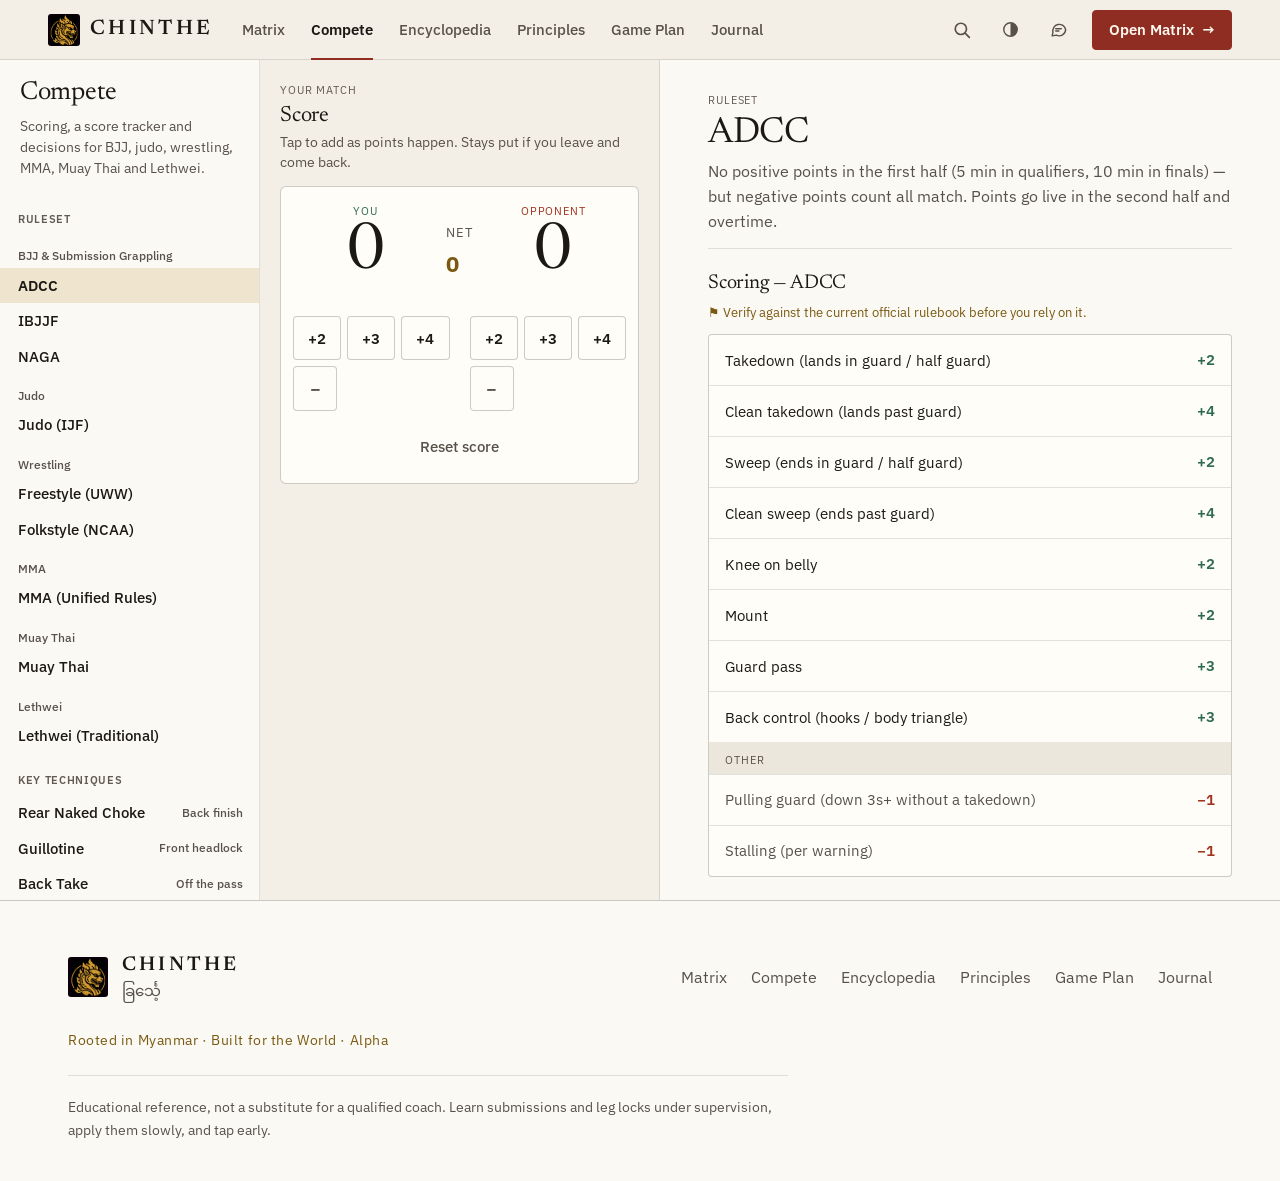
<file: competition.html>
<!DOCTYPE html>
<html lang="en">
<head>
<meta charset="UTF-8">
<script>/* theme before first paint: avoids a flash of the wrong theme */try{var t=localStorage.getItem("chinthe_theme");if(t==="light"||t==="dark")document.documentElement.setAttribute("data-theme",t);}catch(e){}</script>
<meta name="viewport" content="width=device-width, initial-scale=1.0">
<meta name="theme-color" content="#13110F" media="(prefers-color-scheme: dark)">
<meta name="theme-color" content="#F3EFE6" media="(prefers-color-scheme: light)">
<meta name="description" content="Mat-side reference: ADCC, IBJJF and NAGA scoring, a tap-to-add score tracker, and what to do when you are ahead, level or behind.">
<title>Compete — CHINTHE</title>
<link rel="manifest" href="manifest.json">
<link rel="apple-touch-icon" href="icon-192.png">
<meta name="apple-mobile-web-app-title" content="CHINTHE">
<meta property="og:type" content="website">
<meta property="og:site_name" content="CHINTHE Guardian System">
<meta property="og:title" content="Compete — CHINTHE">
<meta property="og:description" content="Mat-side reference: ADCC, IBJJF and NAGA scoring, a tap-to-add score tracker, and what to do when you are ahead, level or behind.">
<meta property="og:url" content="https://myintp.github.io/ChintheGuardianMatrix/competition.html">
<meta property="og:image" content="https://myintp.github.io/ChintheGuardianMatrix/icon-512.png">
<meta name="twitter:card" content="summary">
<link rel="icon" type="image/png" href="chinthe-lion.png">
<link rel="preconnect" href="https://fonts.googleapis.com">
<link rel="stylesheet" href="chinthe.css">
<link href="https://fonts.googleapis.com/css2?family=Newsreader:opsz,wght@6..72,400;6..72,500;6..72,600&family=IBM+Plex+Sans:wght@400;500;600;700&family=IBM+Plex+Mono:wght@500&family=Noto+Sans+Myanmar:wght@400;600&display=swap" rel="stylesheet">
<style>
/* Design tokens + .btn / .disc / nav come from chinthe.css — single source of truth.
   Compete is a mat-side quick reference: static-first, thumb-first, big and glanceable. */

/* Section scaffolding */
.compete-section { margin-top: 30px; }
.section-head { font-family: var(--font-display); font-size: 22px; letter-spacing: -0.01em; margin-bottom: 4px; }
.section-note { font-size: 12.5px; color: var(--stone-dim); line-height: 1.5; margin-bottom: 14px; }

/* ── Net-score tracker ── */
.tracker { background: var(--card); border: 1px solid var(--line-strong); border-radius: var(--radius-lg); padding: 18px 16px 16px; }
.tracker-scores { display: grid; grid-template-columns: 1fr auto 1fr; align-items: center; gap: 8px; margin-bottom: 16px; }
.tracker-col { text-align: center; }
.tracker-sub { font-family: var(--font-ui); font-size: 11px; letter-spacing: 0.06em; color: var(--stone-dim); margin-top: 4px; min-height: 14px; }
.add-btn.wide { flex: 1 1 auto; font-size: 12.5px; letter-spacing: 0.04em; padding: 0 12px; }
.tracker-extra { display: flex; flex-wrap: wrap; gap: 8px; margin-top: 10px; }
.tracker-extra:empty { display: none; }
.tracker-extra .add-btn { flex: 1 1 140px; font-size: 12.5px; letter-spacing: 0.04em; white-space: nowrap; }
.add-btn.undo { color: var(--stone-dim); }
.app-nav-sub { font-family: var(--font-ui); font-size: 12px; font-weight: 500; color: var(--stone-dim); padding: 12px 18px 2px; }
.tracker-label { font-family: var(--font-ui); font-size: 11px; letter-spacing:0.08em; text-transform: uppercase; color: var(--stone-dim); margin-bottom: 4px; }
.tracker-col.you .tracker-label { color:var(--jade-bright); }
.tracker-col.opp .tracker-label { color: var(--danger-text); }
.tracker-value { font-family: var(--font-display); font-size: clamp(52px, 15vw, 76px); line-height: 0.9; color: var(--stone); }
.tracker-diff { font-family: var(--font-ui); font-size: 13px; letter-spacing: 0.06em; color: var(--stone-dim); white-space: nowrap; }
.tracker-diff strong { display: block; font-size: 22px; color: var(--gold); margin-top: 2px; }
.tracker-diff.lead strong { color:var(--jade-bright); }
.tracker-diff.trail strong { color: var(--danger); }
.tracker-adds { display: grid; grid-template-columns: 1fr 1fr; gap: 12px; }
.tracker-add-col { display: flex; flex-direction: column; gap: 6px; }
.tracker-add-col .add-row { display: flex; gap: 6px; flex-wrap: wrap; }
.add-btn {
  flex: 1; min-width: 44px; min-height: 44px; padding: 10px 6px; border-radius: var(--radius); cursor: pointer;
  font-family: var(--font-ui); font-size: 15px; font-weight: 600;
  background: var(--card); border: 1px solid var(--line-strong); color: var(--stone); transition: background 0.12s, border-color 0.12s;
}
.tracker-col.you ~ .tracker-adds .you-col .add-btn:hover,
.you-col .add-btn:hover { border-color:var(--gold); }
.opp-col .add-btn:hover { border-color: var(--danger); }
.add-btn.minus { flex: 0 0 44px; color: var(--stone-dim); font-size: 18px; }
.tracker-reset { display: block; margin: 14px auto 0; }

/* ── Scoring cheat-sheet ── */
.score-table { background: var(--card); border: 1px solid var(--line-strong); border-radius: var(--radius); overflow: hidden; }
.score-row { display: flex; align-items: center; justify-content: space-between; gap: 12px; padding: 13px 16px; border-top: 1px solid var(--line); }
.score-row:first-child { border-top: none; }
.score-row.neg { color: var(--stone-dim); }
.score-action { font-size: 14.5px; color: var(--stone); }
.score-row.neg .score-action { color: var(--stone-dim); }
.score-pts { font-family: var(--font-ui); font-size: 15px; font-weight: 600; color:var(--jade-bright); white-space: nowrap; }
.score-pts.neg { color: var(--danger-text); }
.score-pts.adv { color: var(--victory); }
.score-subhead { font-family: var(--font-ui); font-size: var(--text-xs); letter-spacing:0.08em; text-transform: uppercase; color: var(--stone-dim); padding: 10px 16px 4px; background: var(--surface-2); }

/* Mat-side tap targets: lift the guidance rows to the 44px floor on this page
   only — the shared .disc-head stays as-is for the study pages. */
#guidance .disc-head { padding: 14px 2px; min-height: 44px; }

/* ── Layout: shared app shell (chinthe.css §17) ── */
.compete-section { margin-top: 26px; }
.compete-section:first-of-type { margin-top: 0; }
.section-head { font-family: var(--font-display); font-weight: 400; font-size: 20px; letter-spacing: -0.01em; color: var(--stone); margin-bottom: 4px; }
.section-note { font-size: 13px; color: var(--stone-dim); line-height: 1.5; margin-bottom: 12px; }
.verify-flag { color: var(--victory); }
.ruleset-btn[aria-selected="true"], .ruleset-btn.active { background: var(--gold-dim); color: var(--stone); font-weight: 600; }
.mobile-only { display: block; }
.app-detail .compete-section { max-width: 820px; }
.app-list .tracker { padding: 16px 12px 14px; }
.app-list .tracker-value { font-size: 64px; }
@media (min-width: 900px) {
  .mobile-only { display: none; }
  .tracker-adds { gap: 20px; }
}
</style>
</head>
<body class="app-page">

<nav class="site-nav" aria-label="Main"></nav>

<div class="app-shell">
  <aside class="app-nav" aria-label="Ruleset and core positions">
    <div class="app-nav-head">
      <div class="app-eyebrow">CHINTHE Mat-side</div>
      <h1 class="app-title">Compete</h1>
      <p class="app-head-sub" style="font-size:13.5px">Scoring, a score tracker and decisions for BJJ, judo, wrestling, MMA, Muay Thai and Lethwei.</p>
      <select class="app-select" id="rulesetSelect" aria-label="Ruleset"></select>
    </div>
    <nav class="app-nav-list">
      <div class="app-nav-group">Ruleset</div>
      <div id="rulesetSwitch" role="tablist" aria-label="Ruleset"></div>
      <div class="app-nav-group">Key techniques</div>
      <div id="qjump"></div>
    </nav>
  </aside>

  <section class="app-list" aria-label="Your match">
    <div class="list-head">
      <div class="app-eyebrow">Your match</div>
      <div class="list-head-title">Score</div>
      <p class="list-head-sub" id="trackerHint">Tap to add as points happen. Stays put if you leave and come back.</p>
    </div>
    <div class="tracker">
      <div class="tracker-scores">
        <div class="tracker-col you">
          <div class="tracker-label">You</div>
          <div class="tracker-value" id="youScore">0</div>
          <div class="tracker-sub" id="youSub"></div>
        </div>
        <div class="tracker-diff" id="trackerDiff">NET<strong>0</strong></div>
        <div class="tracker-col opp">
          <div class="tracker-label">Opponent</div>
          <div class="tracker-value" id="oppScore">0</div>
          <div class="tracker-sub" id="oppSub"></div>
        </div>
      </div>
      <div class="tracker-adds">
        <div class="tracker-add-col you-col" id="youAdds"></div>
        <div class="tracker-add-col opp-col" id="oppAdds"></div>
      </div>
      <div class="tracker-extra" id="trackerExtra"></div>
      <button class="btn btn-ghost tracker-reset" type="button" id="resetScore">Reset score</button>
    </div>
  </section>

  <main class="app-detail" aria-label="Rules">
    <header class="app-head">
      <div class="app-eyebrow">Ruleset</div>
      <h2 class="app-head-title" id="rulesetTitle">ADCC</h2>
      <p class="app-head-sub" id="rulesetNote"></p>
    </header>
    <section class="compete-section">
      <div class="section-head" id="scoringTitle">Scoring</div>
      <p class="section-note"><span class="verify-flag">⚑ Verify against the current official rulebook before you rely on it.</span></p>
      <div class="score-table" id="scoreTable"></div>
    </section>
    <section class="compete-section">
      <div class="section-head">If the clock's running…</div>
      <p class="section-note">Tap your scoreboard situation.</p>
      <div class="disc" id="guidance"></div>
    </section>
    <section class="compete-section mobile-only">
      <div class="section-head">Key techniques</div>
      <div class="aside-list" id="qjumpAside"></div>
    </section>
  </main>
</div>

<script>
// ─── Ruleset data ───────────────────────────────────────────────
// ADCC aligns to this app's own Matrix values. Every other ruleset uses
// standard published rules — VERIFY against the current official rulebook.
// Every number lives here so corrections are one line.
// tracker: "points" (add points) · "judo" (waza-ari + shido) ·
//          "rounds" (10-point must) · "ko" (traditional Lethwei: no points)
const SPORTS = [
  { id: "bjj",       name: "BJJ & Submission Grappling" },
  { id: "judo",      name: "Judo" },
  { id: "wrestling", name: "Wrestling" },
  { id: "mma",       name: "MMA" },
  { id: "muaythai",  name: "Muay Thai" },
  { id: "lethwei",   name: "Lethwei" }
];
const RULESETS = {
  adcc: {
    name: "ADCC", sport: "bjj", tracker: "points",
    note: "No positive points in the first half (5 min in qualifiers, 10 min in finals) — but negative points count all match. Points go live in the second half and overtime.",
    positive: [
      { action: "Takedown (lands in guard / half guard)", pts: 2 },
      { action: "Clean takedown (lands past guard)", pts: 4 },
      { action: "Sweep (ends in guard / half guard)", pts: 2 },
      { action: "Clean sweep (ends past guard)", pts: 4 },
      { action: "Knee on belly", pts: 2 },
      { action: "Mount", pts: 2 },
      { action: "Guard pass", pts: 3 },
      { action: "Back control (hooks / body triangle)", pts: 3 }
    ],
    other: [
      { action: "Pulling guard (down 3s+ without a takedown)", pts: "−1", kind: "neg" },
      { action: "Stalling (per warning)", pts: "−1", kind: "neg" }
    ],
    quickAdd: [2, 3, 4]
  },
  ibjjf: {
    name: "IBJJF", sport: "bjj", tracker: "points",
    note: "Points live the whole match; advantages break ties. Verify against the current IBJJF rulebook.",
    positive: [
      { action: "Takedown", pts: 2 },
      { action: "Sweep", pts: 2 },
      { action: "Knee on belly", pts: 2 },
      { action: "Guard pass", pts: 3 },
      { action: "Mount", pts: 4 },
      { action: "Back control (hooks)", pts: 4 }
    ],
    other: [
      { action: "Advantage (near-score / near-finish)", pts: "+1 adv", kind: "adv" },
      { action: "Penalty (stalling / fouls)", pts: "−1", kind: "neg" }
    ],
    quickAdd: [2, 3, 4]
  },
  naga: {
    name: "NAGA", sport: "bjj", tracker: "points",
    note: "No-gi points; values vary by division — verify against your event's current rules.",
    positive: [
      { action: "Takedown", pts: 2 },
      { action: "Sweep", pts: 2 },
      { action: "Knee on belly", pts: 2 },
      { action: "Guard pass", pts: 3 },
      { action: "Mount", pts: 4 },
      { action: "Back mount", pts: 4 }
    ],
    other: [
      { action: "Stalling / penalty", pts: "−1", kind: "neg" }
    ],
    quickAdd: [2, 3, 4]
  },
  ijf: {
    name: "Judo (IJF)", sport: "judo", tracker: "judo",
    note: "Regular time is 4 minutes. If scores are level, golden score follows with no time limit: the first score or penalty decides. The IJF revises its rules every Olympic cycle — check the current scores (including whether yuko is in use) before you compete.",
    positive: [
      { action: "Ippon — throw with control, force and speed onto the back", pts: "Win" },
      { action: "Waza-ari — a throw missing one ippon element", pts: "W" },
      { action: "Two waza-ari", pts: "Win" },
      { action: "Hold-down (osaekomi) for 10 seconds", pts: "W" },
      { action: "Hold-down for 20 seconds", pts: "Win" },
      { action: "Submission by choke or armlock", pts: "Win" }
    ],
    other: [
      { action: "Shido (penalty: passivity, false attack, leg grab, grip faults)", pts: "Shido", kind: "neg" },
      { action: "Third shido = hansoku-make (loss)", pts: "Loss", kind: "neg" },
      { action: "Dangerous actions (e.g. diving head-first)", pts: "Loss", kind: "neg" }
    ]
  },
  uww: {
    name: "Freestyle (UWW)", sport: "wrestling", tracker: "points",
    note: "Two 3-minute periods. Win by fall, technical superiority (a 10-point lead) or points. Ties go to the highest-value move, then fewest cautions, then the last point scored.",
    positive: [
      { action: "Takedown", pts: 2 },
      { action: "Exposure / turn (back toward the mat)", pts: 2 },
      { action: "Reversal", pts: 1 },
      { action: "Step out of bounds", pts: 1 },
      { action: "Grand-amplitude throw", pts: "4–5" },
      { action: "Passivity: opponent fails to score on the activity clock", pts: 1 }
    ],
    other: [
      { action: "Caution for fleeing or an illegal hold", pts: "1–2 to opp", kind: "neg" },
      { action: "Technical superiority", pts: "10 lead", kind: "adv" }
    ],
    quickAdd: [1, 2, 4]
  },
  ncaa: {
    name: "Folkstyle (NCAA)", sport: "wrestling", tracker: "points",
    note: "Three periods (3, 2 and 2 minutes). A fall ends the match. Riding time is worth a point with at least a one-minute advantage. Values changed in recent seasons — verify the current NCAA rulebook.",
    positive: [
      { action: "Takedown", pts: 3 },
      { action: "Escape", pts: 1 },
      { action: "Reversal", pts: 2 },
      { action: "Near fall (by how long the back is exposed)", pts: "2–4" },
      { action: "Riding time advantage (1 min+)", pts: 1 }
    ],
    other: [
      { action: "Stalling (after a warning)", pts: "1+ to opp", kind: "neg" },
      { action: "Technical fall", pts: "15 lead", kind: "adv" }
    ],
    quickAdd: [1, 2, 3]
  },
  unified: {
    name: "MMA (Unified Rules)", sport: "mma", tracker: "rounds",
    note: "Three 5-minute rounds (five for title and main events). Each judge scores every round 10-9 to the winner, 10-8 for a dominant round. Win by KO/TKO, submission or decision.",
    positive: [
      { action: "Effective striking and grappling — judged first", pts: "1st" },
      { action: "Effective aggressiveness — only if the first is even", pts: "2nd" },
      { action: "Fighting area control — only if both are even", pts: "3rd" },
      { action: "Clear round", pts: "10-9" },
      { action: "Dominant round (damage, duration, impact)", pts: "10-8" }
    ],
    other: [
      { action: "Fouls: headbutts, groin strikes, eye gouges", pts: "Foul", kind: "neg" },
      { action: "Kicks or knees to the head of a grounded opponent", pts: "Foul", kind: "neg" },
      { action: "12-6 elbows: long banned; the ABC voted to allow them in 2024 — adoption varies by commission", pts: "Check", kind: "adv" }
    ]
  },
  muaythai: {
    name: "Muay Thai", sport: "muaythai", tracker: "rounds",
    note: "Usually five 3-minute rounds with 2 minutes' rest, scored 10-9 per round. Judges often weigh the later rounds more heavily. Scoring varies by promotion — check the event's rules.",
    positive: [
      { action: "Clean, effective strikes — kicks and knees are valued highly", pts: "Key" },
      { action: "Balance and composure after exchanges", pts: "Key" },
      { action: "Dominance and ring control", pts: "Key" },
      { action: "Clinch control, sweeps and dumps", pts: "Key" },
      { action: "Clear round", pts: "10-9" },
      { action: "Knockdown or dominant round", pts: "10-8" }
    ],
    other: [
      { action: "Fouls: headbutts, biting, groin strikes", pts: "Foul", kind: "neg" },
      { action: "Judo-style hip throws are not allowed", pts: "Foul", kind: "neg" }
    ]
  },
  lethwei: {
    name: "Lethwei (Traditional)", sport: "lethwei", tracker: "ko",
    note: "Traditional rules have no points: a fight is won by knockout or when the opponent can't continue. If both fighters finish standing, it's a draw. A fighter may take one injury time-out to recover. Some modern events use judges — check the event's rules.",
    positive: [
      { action: "Knockout / opponent can't continue", pts: "Win" },
      { action: "Both standing at the final bell", pts: "Draw" }
    ],
    other: [
      { action: "Injury time-out (once per fight, traditional rules)", pts: "Once", kind: "adv" },
      { action: "Headbutts", pts: "Legal", kind: "adv" },
      { action: "Throws and sweeps from the clinch", pts: "Legal", kind: "adv" }
    ]
  }
};

// Decision guidance per sport
const GUIDANCE = {
  bjj: [
    { state: "Trailing", tone: "tone-warn", text: "Hunt the finish — the submission resets everything a deficit can't. Raise your risk on entries, but never trade your back or concede a sweep chasing a low-percentage attack. Points help; the tap wins." },
    { state: "Even", tone: "", text: "Play your highest-percentage game. Take the clean score when it's there, keep advancing position, and don't force a submission from a bad grip just because the clock is running." },
    { state: "Leading", tone: "tone-dim", text: "Protect position first. Bank what you have, keep climbing to more dominant control, and only commit to a finish when the entry is clean. Don't scramble a lead away." }
  ],
  judo: [
    { state: "Trailing", tone: "tone-warn", text: "Attack in combinations — one clean throw can level or win it. Keep gripping and attacking so the passivity shidos go to them, not you. Don't drop to your knees with false attacks; that's a shido too." },
    { state: "Even", tone: "", text: "Win the grip fight first: your grip, their grip broken. Throw off your strongest grip. In golden score, the first score or penalty ends it — stay active and stay disciplined." },
    { state: "Leading", tone: "tone-dim", text: "Keep attacking with safe techniques so you aren't penalised for passivity. Stay away from the edge and don't give them your back. If you go to the ground, protect against turnovers and pins." }
  ],
  wrestling: [
    { state: "Trailing", tone: "tone-warn", text: "Push the pace and go for the big score — a turn or throw scores multiple points. Take shots off your best set-ups, and on top, look for exposure or a turn." },
    { state: "Even", tone: "", text: "Win the hand fight and the centre. Shoot when it's set up, not out of frustration. In freestyle, step-outs and passivity points decide close bouts." },
    { state: "Leading", tone: "tone-dim", text: "Stay in the centre with your stance and hands active. Fleeing and passivity are penalised, so keep moving forward while you protect your legs." }
  ],
  mma: [
    { state: "Down on the cards", tone: "tone-warn", text: "You need a clear round or a finish. Raise your output, chain takedowns or finishing sequences, but stay disciplined defensively — getting reckless is how a close fight becomes a stoppage." },
    { state: "Even", tone: "", text: "Win the round clearly. Effective striking and grappling count first, so land the cleaner, more damaging work and finish rounds strong." },
    { state: "Up on the cards", tone: "tone-dim", text: "Keep winning minutes — don't coast. Stay off the fence, avoid being taken down late, and keep your hands up. Protecting a lead still means scoring." }
  ],
  muaythai: [
    { state: "Behind", tone: "tone-warn", text: "The later rounds decide. Kick harder and cleaner, dominate the clinch with knees, and show you're unaffected after every exchange." },
    { state: "Even", tone: "", text: "Clean kicks and knees, balance after every exchange, and control of the centre. Composure scores in Muay Thai." },
    { state: "Ahead", tone: "tone-dim", text: "Control distance with teeps and the clinch. Stay calm and balanced — looking in control is part of winning the round." }
  ],
  lethwei: [
    { state: "Hurt", tone: "tone-warn", text: "If you're badly hurt, the traditional injury time-out lets you recover once — signal your corner. Clinch to survive, and keep your head beside theirs so they can't headbutt." },
    { state: "Even", tone: "", text: "Pressure the body and win the clinch with knees. Look for openings for elbows and headbutts. Keep your guard tight — bare fists punish an open guard." },
    { state: "On top", tone: "tone-dim", text: "Finish it — under traditional rules, a fighter who survives earns a draw. Keep pressure, but don't lunge. Clean shots and clinch elbows end fights." }
  ]
};

// Key techniques per sport: Matrix for BJJ, the encyclopedia for the rest
const QUICK_JUMPS = {
  bjj: [
    { href: "chinthe-guardian-matrix.html#rnc",           name: "Rear Naked Choke", sub: "Back finish" },
    { href: "chinthe-guardian-matrix.html#guillotine",    name: "Guillotine",       sub: "Front headlock" },
    { href: "chinthe-guardian-matrix.html#backtake_pass", name: "Back Take",        sub: "Off the pass" },
    { href: "chinthe-guardian-matrix.html#mount",         name: "Mount",            sub: "Top control" },
    { href: "chinthe-guardian-matrix.html#pass",          name: "Guard Passing",    sub: "Top game" },
    { href: "chinthe-guardian-matrix.html#armbar_mount",  name: "Armbar",           sub: "From mount" }
  ],
  judo: [
    { href: "knowledge.html#kumi_kata",       name: "Kumi-Kata",     sub: "Grips" },
    { href: "knowledge.html#seoi_nage",       name: "Seoi-Nage",     sub: "Shoulder throw" },
    { href: "knowledge.html#uchi_mata",       name: "Uchi-Mata",     sub: "Inner thigh" },
    { href: "knowledge.html#o_soto_gari",     name: "O-Soto-Gari",   sub: "Outer reap" },
    { href: "knowledge.html#renraku_waza",    name: "Combinations",  sub: "Renraku-waza" },
    { href: "knowledge.html#osaekomi_rules",  name: "Pins",          sub: "Osaekomi" }
  ],
  wrestling: [
    { href: "knowledge.html#stance_motion",        name: "Stance & Motion", sub: "Foundation" },
    { href: "knowledge.html#double_leg",           name: "Double Leg",      sub: "Takedown" },
    { href: "knowledge.html#single_leg_wrestling", name: "Single Leg",      sub: "Takedown" },
    { href: "knowledge.html#sprawl",               name: "Sprawl",          sub: "Defence" },
    { href: "knowledge.html#referee_position",     name: "Mat Work",        sub: "Referee's position" },
    { href: "knowledge.html#half_nelson",          name: "Half Nelson",     sub: "Turn" }
  ],
  mma: [
    { href: "knowledge.html#fighting_stance",  name: "Fighting Stance", sub: "Foundation" },
    { href: "knowledge.html#cage_clinch",      name: "Cage Clinch",     sub: "Fence" },
    { href: "knowledge.html#cage_double_leg",  name: "Cage Takedown",   sub: "Double leg" },
    { href: "knowledge.html#wall_walk",        name: "Wall Walk",       sub: "Get up" },
    { href: "knowledge.html#ground_and_pound", name: "Ground & Pound",  sub: "Top" },
    { href: "knowledge.html#rnc",              name: "Rear Naked Choke",sub: "Finish" }
  ],
  muaythai: [
    { href: "knowledge.html#muay_thai_stance",  name: "Thai Stance",    sub: "Foundation" },
    { href: "knowledge.html#teep",              name: "Teep",           sub: "Distance" },
    { href: "knowledge.html#body_kick",         name: "Body Kick",      sub: "Scoring kick" },
    { href: "knowledge.html#clinch_fighting",   name: "Clinch",         sub: "Knees & turns" },
    { href: "knowledge.html#catch_and_sweep",   name: "Catch & Sweep",  sub: "Counter" },
    { href: "knowledge.html#muay_thai_scoring", name: "Scoring",        sub: "How it's judged" }
  ],
  lethwei: [
    { href: "knowledge.html#lethwei_rules",         name: "Rules",            sub: "Nine limbs" },
    { href: "knowledge.html#lethwei_stance",        name: "Stance & Guard",   sub: "Foundation" },
    { href: "knowledge.html#bare_knuckle_punching", name: "Bare Knuckle",     sub: "Hand safety" },
    { href: "knowledge.html#headbutt_defence",      name: "Headbutt Defence", sub: "Clinch" },
    { href: "knowledge.html#lethwei_clinch",        name: "Clinch",           sub: "Knees & throws" },
    { href: "knowledge.html#lethwei_throws",        name: "Throws",           sub: "Sweeps" }
  ]
};

const STORE_KEY = "chinthe_compete_v1";
const blankSide = () => ({ w: 0, s: 0, kd: 0, to: false });
let state = loadState();

function loadState(){
  const base = { ruleset: "adcc", you: 0, opp: 0, j: { you: blankSide(), opp: blankSide() }, rounds: [] };
  try {
    const s = JSON.parse(localStorage.getItem(STORE_KEY));
    if (s && RULESETS[s.ruleset]) return Object.assign(base, {
      ruleset: s.ruleset, you: +s.you||0, opp: +s.opp||0,
      j: s.j && s.j.you ? s.j : base.j, rounds: Array.isArray(s.rounds) ? s.rounds : []
    });
  } catch(e){}
  return base;
}
function saveState(){ try { localStorage.setItem(STORE_KEY, JSON.stringify(state)); } catch(e){} }

function el(tag, cls, text){
  const n = document.createElement(tag);
  if (cls) n.className = cls;
  if (text != null) n.textContent = text;
  return n;
}
const rs = () => RULESETS[state.ruleset];

// Left panel: rulesets grouped by sport
function renderRulesetNav(){
  const sw = document.getElementById("rulesetSwitch"), sel = document.getElementById("rulesetSelect");
  sw.innerHTML = ""; sel.innerHTML = "";
  SPORTS.forEach(sp=>{
    const ids = Object.keys(RULESETS).filter(k=>RULESETS[k].sport === sp.id);
    sw.appendChild(el("div", "app-nav-sub", sp.name));
    const og = document.createElement("optgroup"); og.label = sp.name;
    ids.forEach(k=>{
      const b = el("button", "app-nav-item ruleset-btn");
      b.type = "button"; b.dataset.rs = k; b.setAttribute("role", "tab");
      b.appendChild(el("span", null, RULESETS[k].name));
      b.addEventListener("click", ()=> setRuleset(k));
      sw.appendChild(b);
      const o = document.createElement("option"); o.value = k; o.textContent = RULESETS[k].name; og.appendChild(o);
    });
    sel.appendChild(og);
  });
}
function setRuleset(k){
  const changedMode = RULESETS[k].tracker !== rs().tracker;
  state.ruleset = k;
  if (changedMode){ state.you = 0; state.opp = 0; state.j = { you: blankSide(), opp: blankSide() }; state.rounds = []; }
  saveState(); renderRuleset(); renderScore(); renderGuidance(); renderQuickJumps();
}

function renderRuleset(){
  const r = rs();
  document.querySelectorAll(".ruleset-btn").forEach(b=>{
    const on = b.dataset.rs === state.ruleset;
    b.classList.toggle("active", on);
    b.setAttribute("aria-selected", on ? "true" : "false");
  });
  document.getElementById("rulesetNote").textContent = r.note;
  document.getElementById("rulesetTitle").textContent = r.name;
  document.getElementById("scoringTitle").textContent = "Scoring — " + r.name;
  document.getElementById("rulesetSelect").value = state.ruleset;

  const table = document.getElementById("scoreTable");
  table.innerHTML = "";
  r.positive.forEach(p=>{
    const row = el("div", "score-row");
    row.appendChild(el("span", "score-action", p.action));
    row.appendChild(el("span", "score-pts", typeof p.pts === "number" ? "+" + p.pts : p.pts));
    table.appendChild(row);
  });
  if (r.other && r.other.length){
    table.appendChild(el("div", "score-subhead", "Other"));
    r.other.forEach(p=>{
      const row = el("div", "score-row neg");
      row.appendChild(el("span", "score-action", p.action));
      row.appendChild(el("span", "score-pts " + (p.kind || "neg"), p.pts));
      table.appendChild(row);
    });
  }
  document.getElementById("trackerHint").textContent = {
    points: "Tap to add as points happen. Stays put if you leave and come back.",
    judo: "Track waza-ari and shido for each side. Two waza-ari is ippon; a third shido loses.",
    rounds: "Score each round as it ends, the way a judge would.",
    ko: "No points under traditional rules. Track knockdowns and each fighter's injury time-out."
  }[r.tracker];
  renderTrackerButtons();
}

function btn(label, fn, cls, aria){
  const b = el("button", "add-btn" + (cls ? " " + cls : ""), label);
  b.type = "button";
  if (aria) b.setAttribute("aria-label", aria);
  b.addEventListener("click", fn);
  return b;
}
function renderTrackerButtons(){
  const r = rs();
  [["youAdds","you"],["oppAdds","opp"]].forEach(([id, who])=>{
    const wrap = document.getElementById(id);
    wrap.innerHTML = "";
    const row = el("div", "add-row");
    const name = who === "you" ? "you" : "opponent";
    if (r.tracker === "points"){
      r.quickAdd.forEach(p=> row.appendChild(btn("+" + p, ()=> bump(who, p))));
      row.appendChild(btn("−", ()=> bump(who, -1), "minus", "Subtract 1 from " + name));
    } else if (r.tracker === "judo"){
      row.appendChild(btn("Waza-ari", ()=> judo(who, "w", 1), "wide"));
      row.appendChild(btn("Shido", ()=> judo(who, "s", 1), "wide"));
      row.appendChild(btn("−", ()=> { judo(who, "s", -1); }, "minus", "Remove a shido from " + name));
    } else if (r.tracker === "rounds"){
      row.appendChild(btn("10-9", ()=> round(who, 9), "wide", "Round to " + name + " 10-9"));
      row.appendChild(btn("10-8", ()=> round(who, 8), "wide", "Round to " + name + " 10-8"));
    } else {
      row.appendChild(btn("Knockdown", ()=> ko(who, "kd", 1), "wide"));
      row.appendChild(btn("Time-out", ()=> ko(who, "to"), "wide", "Injury time-out used by " + name));
    }
    wrap.appendChild(row);
  });
  const extra = document.getElementById("trackerExtra");
  extra.innerHTML = "";
  if (r.tracker === "rounds"){
    extra.appendChild(btn("Even round 10-10", ()=> round(null, 10), "wide"));
    extra.appendChild(btn("Undo last round", ()=> { state.rounds.pop(); saveState(); renderScore(); }, "wide undo"));
  }
}

function bump(who, delta){ state[who] = Math.max(0, state[who] + delta); saveState(); renderScore(); }
function judo(who, k, d){ state.j[who][k] = Math.max(0, Math.min(k === "w" ? 2 : 3, state.j[who][k] + d)); saveState(); renderScore(); }
function round(winner, loser){
  if (winner === null) state.rounds.push({ you: 10, opp: 10 });
  else state.rounds.push(winner === "you" ? { you: 10, opp: loser } : { you: loser, opp: 10 });
  saveState(); renderScore();
}
function ko(who, k){
  if (k === "to") state.j[who].to = !state.j[who].to;
  else state.j[who].kd += 1;
  saveState(); renderScore();
}

function renderScore(){
  const r = rs();
  let you, opp, youSub = "", oppSub = "", netLabel = "NET", net, verdict = "";
  if (r.tracker === "points"){
    you = state.you; opp = state.opp; net = you - opp;
  } else if (r.tracker === "judo"){
    const Y = state.j.you, O = state.j.opp;
    you = Y.w; opp = O.w;
    youSub = "waza-ari · " + Y.s + " shido"; oppSub = "waza-ari · " + O.s + " shido";
    netLabel = "SCORE"; net = you - opp;
    if (Y.w >= 2 || O.s >= 3) verdict = "You win (ippon)";
    else if (O.w >= 2 || Y.s >= 3) verdict = "Opponent wins";
    else if (!net) net = O.s - Y.s;   // level on scores: fewer shido is ahead in golden score
  } else if (r.tracker === "rounds"){
    you = state.rounds.reduce((t, x)=> t + x.you, 0);
    opp = state.rounds.reduce((t, x)=> t + x.opp, 0);
    youSub = state.rounds.length + (state.rounds.length === 1 ? " round" : " rounds"); oppSub = youSub;
    netLabel = "CARD"; net = you - opp;
  } else {
    const Y = state.j.you, O = state.j.opp;
    you = Y.kd; opp = O.kd;
    youSub = "knockdowns · time-out " + (Y.to ? "used" : "available");
    oppSub = "knockdowns · time-out " + (O.to ? "used" : "available");
    netLabel = "RESULT"; net = 0; verdict = "Draw unless stopped";
  }
  document.getElementById("youScore").textContent = you;
  document.getElementById("oppScore").textContent = opp;
  document.getElementById("youSub").textContent = youSub;
  document.getElementById("oppSub").textContent = oppSub;
  const box = document.getElementById("trackerDiff");
  box.className = "tracker-diff" + (net > 0 ? " lead" : net < 0 ? " trail" : "");
  box.innerHTML = "";
  box.appendChild(document.createTextNode(netLabel));
  box.appendChild(el("strong", null, verdict || ((net > 0 ? "+" : "") + net)));
}

function renderGuidance(){
  const wrap = document.getElementById("guidance");
  wrap.innerHTML = "";
  GUIDANCE[rs().sport].forEach((g, i)=>{
    const sec = el("div", "disc-section" + (i === 0 ? " open" : ""));
    const head = el("button", "disc-head");
    head.type = "button";
    head.setAttribute("aria-expanded", i === 0 ? "true" : "false");
    head.appendChild(el("span", null, g.state));
    const caret = el("span", "disc-caret", "▸");
    caret.setAttribute("aria-hidden", "true");
    head.appendChild(caret);
    const body = el("div", "disc-body " + g.tone);
    body.appendChild(el("p", null, g.text));
    sec.appendChild(head); sec.appendChild(body);
    head.addEventListener("click", ()=>{
      const open = sec.classList.contains("open");
      wrap.querySelectorAll(".disc-section.open").forEach(s=>{
        s.classList.remove("open");
        s.querySelector(".disc-head").setAttribute("aria-expanded", "false");
      });
      if (!open){ sec.classList.add("open"); head.setAttribute("aria-expanded", "true"); }
    });
    wrap.appendChild(sec);
  });
}

// Key techniques: list items in the left panel (desktop), links in the reading panel (phone)
function renderQuickJumps(){
  const nav = document.getElementById("qjump"), aside = document.getElementById("qjumpAside");
  nav.innerHTML = ""; aside.innerHTML = "";
  QUICK_JUMPS[rs().sport].forEach(q=>{
    const a = el("a", "app-nav-item");
    a.href = q.href;
    a.appendChild(el("span", null, q.name));
    a.appendChild(el("span", "app-nav-count", q.sub));
    nav.appendChild(a);
    const b = el("a", "aside-link", q.name);
    b.href = q.href;
    aside.appendChild(b);
  });
}

document.getElementById("rulesetSelect").addEventListener("change", e=> setRuleset(e.target.value));
document.getElementById("resetScore").addEventListener("click", ()=>{
  if (!confirm("Reset the score?")) return;
  state.you = 0; state.opp = 0; state.j = { you: blankSide(), opp: blankSide() }; state.rounds = [];
  saveState(); renderScore();
});

renderRulesetNav();
renderRuleset();
renderScore();
renderGuidance();
renderQuickJumps();
</script>
<script src="chinthe.js"></script>
</body>
</html>
</file>
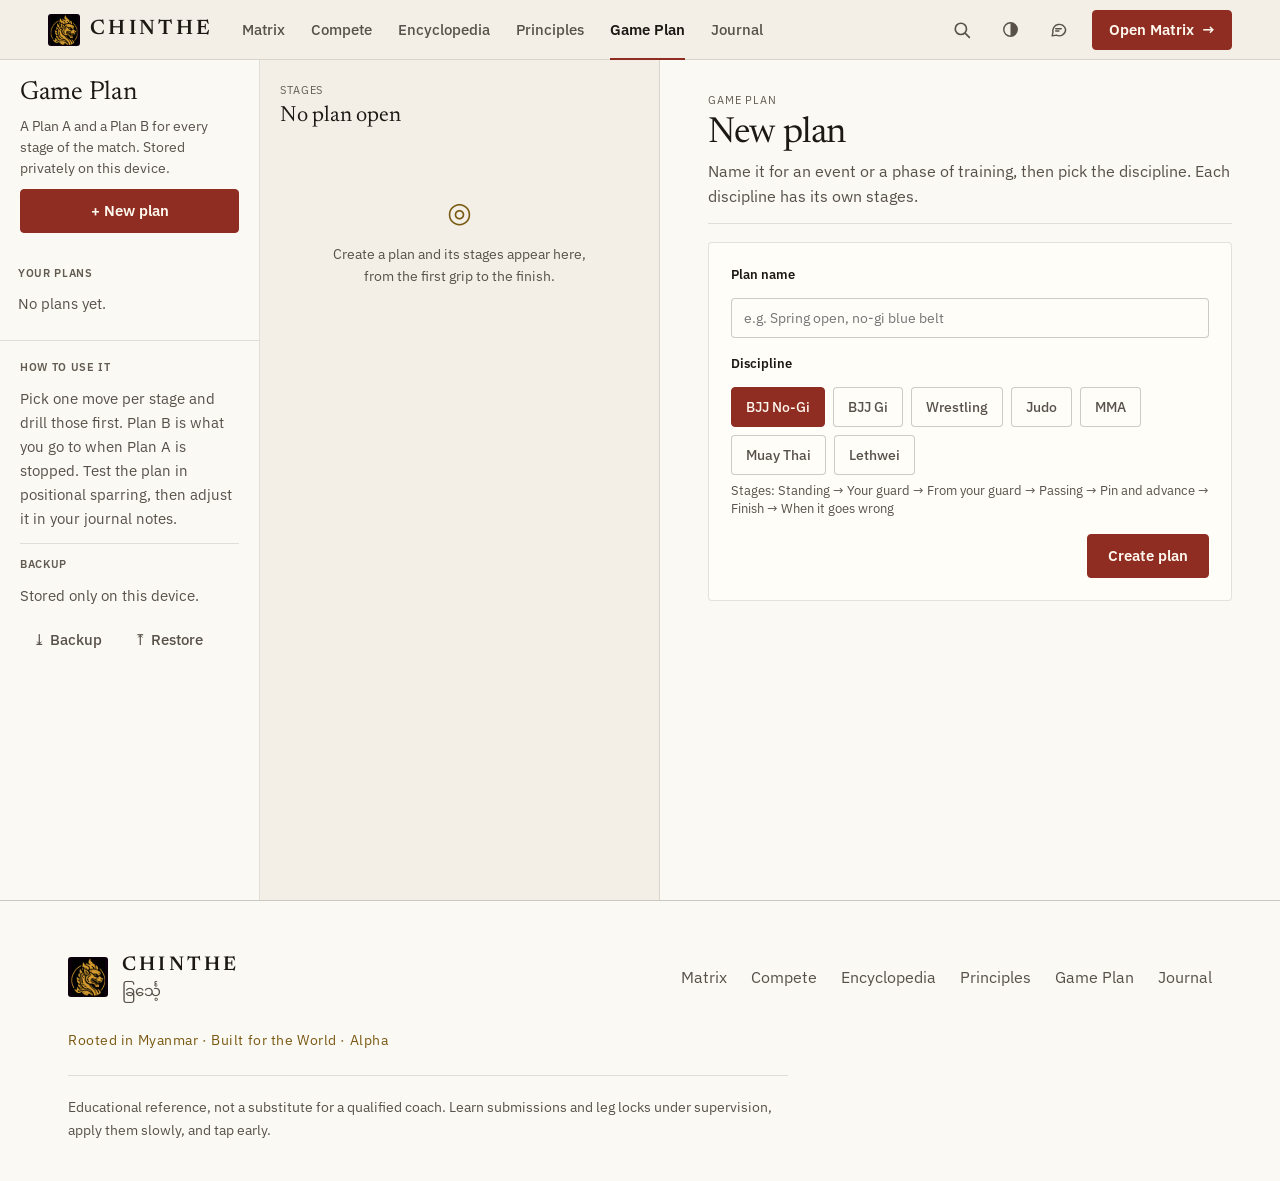
<file: gameplan.html>
<!DOCTYPE html>
<html lang="en">
<head>
<meta charset="UTF-8">
<script>/* theme before first paint: avoids a flash of the wrong theme */try{var t=localStorage.getItem("chinthe_theme");if(t==="light"||t==="dark")document.documentElement.setAttribute("data-theme",t);}catch(e){}</script>
<meta name="viewport" content="width=device-width, initial-scale=1.0">
<meta name="theme-color" content="#13110F" media="(prefers-color-scheme: dark)">
<meta name="theme-color" content="#F3EFE6" media="(prefers-color-scheme: light)">
<meta name="description" content="Build your game plan: a Plan A and Plan B for every stage of the match, from the first grip to the finish, linked to the encyclopedia and stored privately on your device.">
<title>Game Plan — CHINTHE</title>
<link rel="manifest" href="manifest.json">
<link rel="apple-touch-icon" href="icon-192.png">
<meta name="apple-mobile-web-app-title" content="CHINTHE">
<meta property="og:type" content="website">
<meta property="og:site_name" content="CHINTHE Guardian System">
<meta property="og:title" content="Game Plan — CHINTHE">
<meta property="og:description" content="Build your game plan: a Plan A and Plan B for every stage of the match, from the first grip to the finish.">
<meta property="og:url" content="https://myintp.github.io/ChintheGuardianMatrix/gameplan.html">
<meta property="og:image" content="https://myintp.github.io/ChintheGuardianMatrix/icon-512.png">
<meta name="twitter:card" content="summary">
<link rel="icon" type="image/png" href="chinthe-lion.png">
<link rel="preconnect" href="https://fonts.googleapis.com">
<link rel="stylesheet" href="chinthe.css">
<link href="https://fonts.googleapis.com/css2?family=Newsreader:opsz,wght@6..72,400;6..72,500;6..72,600&family=IBM+Plex+Sans:wght@400;500;600;700&family=IBM+Plex+Mono:wght@500&family=Noto+Sans+Myanmar:wght@400;600&display=swap" rel="stylesheet">
<style>
/* Design tokens come from chinthe.css. Layout: the shared three-panel frame (chinthe.css §17). */
*{box-sizing:border-box;margin:0;padding:0;}
.new-plan-btn{width:100%;justify-content:center;}
.form-card{background:var(--card);border:1px solid var(--line);border-radius:var(--radius);padding:22px;max-width:820px;}
.form-group{display:flex;flex-direction:column;gap:6px;margin-bottom:16px;}
.form-label{font-family:var(--font-ui);font-size:13px;font-weight:600;color:var(--stone);}
.form-input,.form-textarea{background:var(--card);border:1px solid var(--line-strong);border-radius: var(--radius);color:var(--stone);font-family:var(--font-body);font-size:14px;padding:10px 12px;outline:none;width:100%;}
.form-input:focus,.form-textarea:focus{border-color:var(--gold);}
.form-textarea{min-height:76px;resize:vertical;line-height:1.5;}
.form-hint{font-size:12.5px;line-height:1.5;color:var(--stone-dim);}
.disc-pick{display:flex;flex-wrap:wrap;gap:8px;}
.disc-pick button{font-family:var(--font-ui);font-size:14px;font-weight:500;color:var(--stone-dim);background:var(--card);border:1px solid var(--line-strong);border-radius: var(--radius);padding:9px 14px;min-height:40px;cursor:pointer;}
.disc-pick button[aria-pressed="true"]{color:var(--on-fill);background:var(--accent-fill);border-color:var(--accent-fill);}
.row-actions{display:flex;flex-wrap:wrap;gap:8px;margin-top:6px;}
.row-actions.end{justify-content:flex-end;}
.saved-note{font-family:var(--font-ui);font-size:var(--text-xs);letter-spacing:0.08em;text-transform:uppercase;color:var(--jade-bright);align-self:center;min-height:1em;}

/* Stage editor */
.pick{background:var(--card);border:1px solid var(--line);border-radius:var(--radius);padding:18px;margin-bottom:14px;max-width:820px;}
.pick-label{display:flex;align-items:baseline;gap:10px;margin-bottom:8px;}
.pick-letter{font-family:var(--font-display);font-size:22px;line-height:1;color:var(--gold);}
.pick-preview{margin-top:10px;font-size:14px;line-height:1.55;color:var(--stone-dim);}
.pick-preview .pv-name{font-weight:600;font-size:15.5px;color:var(--stone);}
.pick-preview .pv-chips{display:flex;flex-wrap:wrap;gap:6px;margin:4px 0 6px;}
.chip-s{font-family:var(--font-ui);font-size:var(--text-xs);letter-spacing:0.06em;text-transform:uppercase;color:var(--stone-dim);border:1px solid var(--line);border-radius:4px;padding:2px 7px;}
.pv-links{display:flex;flex-wrap:wrap;gap:8px;margin-top:10px;}
.pv-links .btn{padding:7px 12px;}
.suggest{display:flex;flex-wrap:wrap;gap:6px;margin-top:10px;}
.suggest button{font-size:13.5px;color:var(--stone);background:var(--card);border:1px solid var(--line-strong);border-radius: var(--radius);padding:7px 12px;min-height:36px;cursor:pointer;}
.suggest button:hover{border-color:var(--gold);}
.stage-nav{display:flex;justify-content:space-between;gap:8px;flex-wrap:wrap;max-width:820px;margin-top:8px;}

/* Overview */
.plan-flow{list-style:none;display:grid;gap:0;max-width:820px;counter-reset:st;}
.plan-flow li{display:grid;grid-template-columns:44px minmax(0,1fr);gap:4px 14px;padding:14px 0;border-top:1px solid var(--line);}
.plan-flow li:first-child{border-top:none;padding-top:4px;}
.pf-num{font-family:var(--font-ui);font-size:12px;color:var(--stone-dim);padding-top:3px;}
.pf-stage{font-family:var(--font-ui);font-size:var(--text-xs);letter-spacing:0.08em;text-transform:uppercase;color:var(--label);}
.pf-main{font-weight:600;font-size:18px;color:var(--stone);margin-top:2px;}
.pf-main a,.drill-list a{color:var(--gold);text-decoration:none;}
.pf-main a:hover,.drill-list a:hover{text-decoration:underline;}
.pf-alt{font-size:14px;color:var(--stone-dim);margin-top:2px;}
.pf-alt a{color:var(--stone);}
.pf-note{font-size:14px;line-height:1.55;color:var(--stone);margin-top:6px;font-style:italic;}
.pf-gap{color:var(--danger-text);font-size:14px;}
.pf-edit{grid-column:2;justify-self:start;font-family:var(--font-ui);font-size:13.5px;font-weight:600;color:var(--gold);background:none;border:none;padding:6px 0;min-height:36px;cursor:pointer;}
.pf-edit:hover{color:var(--stone);}
.section-label{font-family:var(--font-ui);font-weight:600;font-size:var(--text-xs);letter-spacing:0.08em;text-transform:uppercase;color:var(--stone-dim);margin:28px 0 10px;}
.drill-list{list-style:none;display:grid;gap:10px;max-width:820px;}
.drill-list li{padding:12px 14px;border:1px solid var(--line-strong);border-radius: var(--radius);background:var(--card);font-size:14px;line-height:1.55;color:var(--stone-dim);}
.drill-list b{display:block;font-weight:600;font-size:15.5px;color:var(--stone);margin-bottom:2px;}
.gap-callout{max-width:820px;margin-bottom:18px;}
.list-card .st-status{color:var(--jade-bright);}
.list-card .st-status.gap{color:var(--danger-text);}
.list-card.empty .list-card-title{color:var(--stone-dim);}
.app-nav-foot .aside-actions{display:flex;flex-wrap:wrap;gap:6px;}
.app-nav-foot .aside-actions .btn{padding:8px 12px;}
.app-nav-foot .aside-block{padding:12px 0;}
.app-nav-foot .aside-block:first-child{padding-top:0;}
/* Phones: your plan first; help and backup after it */
@media (max-width:899px){
  .gp-shell{display:flex;flex-direction:column;}
  .gp-shell .app-nav{display:contents;}
  .gp-shell .app-nav-head{order:0;background:var(--surface);border-bottom:1px solid var(--line);}
  .gp-shell .app-list{order:1;}
  .gp-shell .app-detail{order:2;}
  .gp-shell .app-nav-foot{display:block;order:3;background:var(--surface);}
  .gp-shell.no-plans .app-list{display:none;}
}
.gp-shell.no-plans .app-select{display:none;}
@media print{
  .site-nav,.breadcrumb,.app-nav,.app-list,.row-actions,.pf-edit,.section-actions{display:none !important;}
  body.app-page{height:auto;overflow:visible;display:block;}
  body.app-page .app-detail{overflow:visible;padding:0;}
}
</style>
</head>
<body class="app-page">

<nav class="site-nav" aria-label="Main"></nav>

<div class="app-shell gp-shell">
  <aside class="app-nav" aria-label="Your game plans">
    <div class="app-nav-head">
      <div class="app-eyebrow">CHINTHE Game Plan</div>
      <h1 class="app-title">Game Plan</h1>
      <p class="app-head-sub" style="font-size:13.5px">A Plan A and a Plan B for every stage of the match. Stored privately on this device.</p>
      <button type="button" class="btn btn-primary new-plan-btn" id="newPlanBtn">+ New plan</button>
      <select class="app-select" id="planSelect" aria-label="Choose a game plan"></select>
    </div>
    <nav class="app-nav-list" id="planNav" aria-label="Your game plans"></nav>
    <div class="app-nav-foot">
      <div class="aside-block">
        <div class="aside-title">How to use it</div>
        <p class="aside-text">Pick one move per stage and drill those first. Plan B is what you go to when Plan A is stopped. Test the plan in positional sparring, then adjust it in your journal notes.</p>
      </div>
      <div class="aside-block">
        <div class="aside-title">Backup</div>
        <p class="aside-text" style="margin:0 0 10px">Stored only on this device.</p>
        <div class="aside-actions">
          <button class="btn btn-ghost" type="button" id="backupBtn" title="Full backup file you can restore from">⤓ Backup</button>
          <button class="btn btn-ghost" type="button" id="restoreBtn" title="Restore plans from a backup file">⤒ Restore</button>
          <input type="file" id="restoreInput" accept="application/json,.json" hidden>
        </div>
      </div>
    </div>
  </aside>

  <section class="app-list" aria-label="Stages">
    <div class="list-head">
      <div class="app-eyebrow" id="listEyebrow">Stages</div>
      <div class="list-head-title" id="listTitle">No plan yet</div>
    </div>
    <div class="list-stack" id="stageList"></div>
  </section>

  <main class="app-detail" id="detail">
    <header class="app-head">
      <div class="app-eyebrow" id="dEyebrow">Game plan</div>
      <h2 class="app-head-title" id="dTitle">New plan</h2>
      <p class="app-head-sub" id="dSub"></p>
    </header>
    <div id="dBody"></div>
  </main>
</div>

<script src="encyclopedia.js"></script>
<script>
// ── The encyclopedia, flattened: core entries + kb entries ─────────────────
const KB = window.CHINTHE_KB || { core: [], entries: [], groups: [] };
const ALL = (KB.core || []).concat(KB.entries.map(e => ({
  id: e.id, cat: e.cat, name: e.name, tagline: e.tagline, drill: e.drill, tags: e.tags,
  groups: e.groups, lvl: e.meta.lvl, fmt: e.meta.fmt
}))).map(e => {
  // Kb sections can claim core entries (group "include" lists)
  const g = new Set(e.groups || []);
  KB.groups.forEach(x => { if ((x.include || []).includes(e.id)) g.add(x.id); });
  return Object.assign({}, e, { groups: [...g], tags: e.tags || [] });
}).filter(e => !e.tags.includes("Banned"));
const LVL = { F: "Fundamental", I: "Intermediate", A: "Advanced" };
const LVL_ORDER = { F: 0, I: 1, A: 2 };
const plainName = n => n.replace(/\s*\(.*?\)/g, "").trim();
function findTech(t){
  const q = (t || "").trim().toLowerCase();
  if (!q) return null;
  // Exact name, then without the bracketed part, then either half of "Knee Slice / Knee Cut"
  return ALL.find(x => x.name.toLowerCase() === q) || ALL.find(x => plainName(x.name).toLowerCase() === q) ||
    ALL.find(x => plainName(x.name).toLowerCase().split(" / ").includes(q)) || null;
}

// ── Stages per discipline ──────────────────────────────────────────────────
// Each stage's `pool` picks the encyclopedia entries offered for it. Anything
// else can still be typed in: a pool is a suggestion list, not a rule.
const inG = (e, ...g) => e.groups.some(x => g.includes(x));
const isId = (e, ...ids) => ids.includes(e.id);
const BJJ = [
  { key:"stand", name:"Standing", ask:"How the match hits the mat: your takedown, throw or guard pull.",
    pool: e => ["takedown","judo"].includes(e.cat) || isId(e,"guard_pull","snap_down","front_headlock_td","arm_drag_standing","collar_drag") },
  { key:"guard", name:"Your guard", ask:"The guard you play when you end up on the bottom.",
    pool: e => e.cat === "position" && inG(e,"closed","half","open","gi_guard","legs") },
  { key:"attack", name:"From your guard", ask:"Your main sweep or submission from that guard.",
    pool: e => ["sweep","submission","transition"].includes(e.cat) && inG(e,"closed","half","open","gi_guard","legs","transitions") },
  { key:"pass", name:"Passing", ask:"How you get past their legs when you're on top.",
    pool: e => e.cat === "pass" || isId(e,"headquarters","half_guard_top","standing_guard_break","knee_shield_pass","pressure_passing") },
  { key:"control", name:"Pin and advance", ask:"Where you settle after the pass, and how you move up to mount or the back.",
    pool: e => (e.cat === "position" && inG(e,"side","mount","back","headlock")) || e.cat === "transition" },
  { key:"finish", name:"Finish", ask:"Your highest-percentage submission from your best position.",
    pool: e => e.cat === "submission" },
  { key:"escape", name:"When it goes wrong", ask:"Your first escape when you're pinned or attacked.",
    pool: e => e.cat === "defence" }
];
const WRESTLING = [
  { key:"ties", name:"Ties and set-ups", ask:"The tie you fight for, and how you make them react.",
    pool: e => (inG(e,"standing") && !["takedown","defence"].includes(e.cat)) || isId(e,"collar_tie","russian_tie","underhooks_pummel","snap_down","hand_fighting","inside_position") },
  { key:"shot", name:"Main shot", ask:"Your best takedown: the one you hit most often in live goes.",
    pool: e => e.cat === "takedown" },
  { key:"chain", name:"Back-up and chains", ask:"What you go to when the first shot is stopped.",
    pool: e => e.cat === "takedown" || isId(e,"snap_down","front_headlock_td","spin_behind","mat_return") },
  { key:"defend", name:"Takedown defence", ask:"Your answer when they shoot.",
    pool: e => (e.cat === "defence" && inG(e,"standing","headlock")) || isId(e,"sprawl","whizzer","single_leg_defence","front_headlock_defence","shuck") },
  { key:"top", name:"Top", ask:"How you break them down and turn them.",
    pool: e => inG(e,"wrestling_mat") && e.cat !== "defence" },
  { key:"bottom", name:"Bottom", ask:"How you get out from underneath: escape or reverse.",
    pool: e => (inG(e,"wrestling_mat") && ["defence","transition"].includes(e.cat)) || isId(e,"stand_up","sit_out","switch","granby_roll") }
];
const JUDO = [
  { key:"grips", name:"Grips", ask:"Your grip, and the grip fight you win.",
    pool: e => isId(e,"kumi_kata","grip_breaks","hand_fighting","inside_position") || (inG(e,"judo") && e.cat === "concept") },
  { key:"throw", name:"Main throw (tokui-waza)", ask:"The throw you build everything around.",
    pool: e => e.cat === "judo" },
  { key:"combo", name:"Combination (renraku-waza)", ask:"The second throw when they block the first.",
    pool: e => e.cat === "judo" },
  { key:"counter", name:"Counter (kaeshi-waza)", ask:"Your answer when they attack.",
    pool: e => e.cat === "judo" },
  { key:"newaza", name:"Into ne-waza", ask:"How you follow a throw, or a failed attack, to the mat.",
    pool: e => (inG(e,"judo_ground") && ["position","transition"].includes(e.cat)) || isId(e,"judo_bjj_bridge","turtle_top","judo_sankaku") },
  { key:"finish", name:"Pin or submission", ask:"How you finish on the ground: a hold-down, a choke or an armlock.",
    pool: e => inG(e,"judo_ground") && ["position","submission"].includes(e.cat) }
];
const MMA = [
  { key:"range", name:"Striking range", ask:"Your main strike, and how you get to the clinch safely.",
    pool: e => e.cat === "strike" && inG(e,"striking") },
  { key:"entry", name:"Clinch and takedown", ask:"How you close the distance and take them down.",
    pool: e => inG(e,"mma","standing") && ["takedown","position","transition"].includes(e.cat) },
  { key:"getup", name:"Defence and getting up", ask:"Stopping their takedown, and getting up off your back.",
    pool: e => (e.cat === "defence" && inG(e,"mma","standing")) || isId(e,"wall_walk","technical_standup","butterfly_wall","mma_scramble","fence_defence","sprawl") },
  { key:"top", name:"Top control", ask:"Where you hold them, and how you keep them down.",
    pool: e => (inG(e,"mma") && e.cat === "position") || isId(e,"ground_and_pound","mma_top_control","mma_back","side_control","mount","back_control") },
  { key:"finish", name:"Finish", ask:"The submission or strikes that end it.",
    pool: e => e.cat === "submission" || isId(e,"ground_and_pound","hammerfist","downward_elbow") }
];
const striking = g => [
  { key:"weapon", name:"Main weapon", ask:"The strike you build around.",
    pool: e => e.cat === "strike" && inG(e,g) },
  { key:"setup", name:"Set-up", ask:"What you throw first so the main weapon lands.",
    pool: e => e.cat === "strike" && inG(e,g) },
  { key:"clinch", name:"Clinch", ask:"What you do when they tie you up.",
    pool: e => inG(e,g) && /clinch|knee|throw|sweep|dump/i.test(e.name + " " + e.tags.join(" ")) },
  { key:"defence", name:"Defence", ask:"Your first defence against their best weapon.",
    pool: e => (inG(e,g) && e.cat === "defence") || isId(e,"blocking_covering","checking_kicks","head_movement","headbutt_defence","bare_knuckle_defence","footwork_striking","distance_management") },
  { key:"counter", name:"Counter", ask:"What you fire back with when they attack.",
    pool: e => (e.cat === "strike" && inG(e,g)) || isId(e,"counter_kick","counterstriking","catch_and_sweep") }
];
const DISC = [
  { id:"nogi", name:"BJJ No-Gi", fmts:["No-Gi","Gi & No-Gi","Wrestling"], stages:BJJ },
  { id:"gi", name:"BJJ Gi", fmts:["Gi","Gi & No-Gi","No-Gi","Judo"], stages:BJJ },
  { id:"wrestling", name:"Wrestling", fmts:["Wrestling","No-Gi","Gi & No-Gi"], stages:WRESTLING },
  { id:"judo", name:"Judo", fmts:["Judo","Gi & No-Gi","Gi"], stages:JUDO },
  { id:"mma", name:"MMA", fmts:["MMA","No-Gi","Gi & No-Gi","Wrestling"], stages:MMA },
  { id:"muaythai", name:"Muay Thai", fmts:null, stages:striking("muay_thai") },
  { id:"lethwei", name:"Lethwei", fmts:null, stages:striking("lethwei") }
];
const discOf = p => DISC.find(d => d.id === p.disc) || DISC[0];
const poolCache = {};
function poolFor(disc, stage){
  const k = disc.id + ":" + stage.key;
  if (!poolCache[k]) {
    let list = ALL.filter(e => stage.pool(e) && (!disc.fmts || disc.fmts.includes(e.fmt)));
    if (!list.length) list = ALL.filter(stage.pool);
    poolCache[k] = list.sort((a,b) => LVL_ORDER[a.lvl] - LVL_ORDER[b.lvl] || a.name.localeCompare(b.name));
  }
  return poolCache[k];
}

// ── Storage ────────────────────────────────────────────────────────────────
const KEY = "chinthe_gameplan_v1", LAST_KEY = "chinthe_gameplan_last";
if (navigator.storage && navigator.storage.persist) navigator.storage.persist().catch(()=>{});
function loadPlans(){ try { const p = JSON.parse(localStorage.getItem(KEY)); return Array.isArray(p) ? p : []; } catch(e){ return []; } }
function savePlans(plans){
  try { localStorage.setItem(KEY, JSON.stringify(plans)); return true; }
  catch(e){ alert("Could not save — this browser's storage is full or blocked. Download a backup now."); return false; }
}
function getPlan(id){ return loadPlans().find(p => p.id === id) || null; }
function putPlan(plan){
  const plans = loadPlans(), i = plans.findIndex(p => p.id === plan.id);
  plan.updated = new Date().toISOString();
  if (i < 0) plans.unshift(plan); else plans[i] = plan;
  return savePlans(plans);
}
const stageOf = (plan, key) => (plan.stages && plan.stages[key]) || { a:"", b:"", note:"" };
const filled = plan => discOf(plan).stages.filter(s => stageOf(plan, s.key).a).length;

// ── State ──────────────────────────────────────────────────────────────────
let planId = null;          // open plan
let stageKey = null;        // open stage, or null for the overview
let newDisc = "nogi";

const $ = id => document.getElementById(id);
function el(tag, cls, text){
  const n = document.createElement(tag);
  if (cls) n.className = cls;
  if (text !== undefined && text !== null && text !== "") n.textContent = text;
  return n;
}
function techLink(name, cls){
  const hit = findTech(name);
  if (!hit) return el("span", cls, name);
  const a = el("a", cls, name); a.href = "knowledge.html#" + hit.id; a.title = "Open in the encyclopedia";
  return a;
}
function head(eyebrow, title, sub){ $("dEyebrow").textContent = eyebrow; $("dTitle").textContent = title; $("dSub").textContent = sub || ""; }
function toDetail(){ if (window.innerWidth < 1100) $("detail").scrollIntoView({ behavior:"smooth", block:"start" }); }

// ── Left panel: plans ──────────────────────────────────────────────────────
function renderNav(){
  const plans = loadPlans();
  document.querySelector(".gp-shell").classList.toggle("no-plans", !plans.length);
  const nav = $("planNav");
  nav.innerHTML = "";
  nav.appendChild(el("div", "app-nav-group", "Your plans"));
  if (!plans.length) nav.appendChild(el("p", "aside-text", "No plans yet.")).style.padding = "4px 18px";
  plans.forEach(p => {
    const b = el("button", "app-nav-item" + (p.id === planId ? " active" : "")); b.type = "button";
    b.setAttribute("aria-current", String(p.id === planId));
    b.appendChild(el("span", null, p.name));
    b.appendChild(el("span", "app-nav-count", filled(p) + "/" + discOf(p).stages.length));
    b.addEventListener("click", () => openPlan(p.id));
    nav.appendChild(b);
  });
  const sel = $("planSelect");
  sel.innerHTML = "";
  plans.forEach(p => { const o = el("option", null, p.name + " (" + discOf(p).name + ")"); o.value = p.id; sel.appendChild(o); });
  const o = el("option", null, "+ New plan"); o.value = ""; sel.appendChild(o);
  sel.value = planId || "";
}
$("planSelect").addEventListener("change", e => { if (e.target.value) openPlan(e.target.value); else showNew(); });
$("newPlanBtn").addEventListener("click", () => { showNew(); $("npName").focus(); });

// ── Middle panel: the stages of the open plan ──────────────────────────────
function renderStages(){
  const list = $("stageList");
  list.innerHTML = "";
  const plan = planId && getPlan(planId);
  if (!plan) {
    $("listEyebrow").textContent = "Stages";
    $("listTitle").textContent = "No plan open";
    list.innerHTML = '<div class="empty-state-block"><span class="mark">◎</span>Create a plan and its stages appear here,<br>from the first grip to the finish.</div>';
    return;
  }
  const disc = discOf(plan);
  $("listEyebrow").textContent = disc.name;
  $("listTitle").textContent = plan.name;
  const ov = el("button", "list-card" + (stageKey === null ? " active" : "")); ov.type = "button";
  ov.setAttribute("aria-current", String(stageKey === null));
  const om = el("span", "list-card-meta"); om.appendChild(el("span", null, "Overview")); om.appendChild(el("span", "st-status", filled(plan) + " of " + disc.stages.length + " set"));
  ov.appendChild(om);
  ov.appendChild(el("span", "list-card-title", "The whole plan"));
  ov.appendChild(el("span", "list-card-sub", "Every stage on one page, the gaps, and your drill list."));
  ov.addEventListener("click", () => { stageKey = null; render(); toDetail(); });
  list.appendChild(ov);
  disc.stages.forEach((s, i) => {
    const st = stageOf(plan, s.key), on = stageKey === s.key;
    const b = el("button", "list-card" + (on ? " active" : "") + (st.a ? "" : " empty")); b.type = "button";
    b.dataset.stage = s.key; b.setAttribute("aria-current", String(on));
    const m = el("span", "list-card-meta");
    m.appendChild(el("span", null, String(i + 1).padStart(2, "0") + " · " + s.name));
    m.appendChild(el("span", "st-status" + (st.a ? "" : " gap"), st.a ? (st.b ? "A + B" : "Plan A") : "Gap"));
    b.appendChild(m);
    b.appendChild(el("span", "list-card-title", st.a || "Not set"));
    b.appendChild(el("span", "list-card-sub", st.b ? "Plan B: " + st.b : s.ask));
    b.addEventListener("click", () => { stageKey = s.key; render(); toDetail(); });
    list.appendChild(b);
  });
}

// ── Right panel: new plan form ─────────────────────────────────────────────
function showNew(){
  planId = null; stageKey = null;
  try { localStorage.removeItem(LAST_KEY); } catch(e){}
  head("Game plan", "New plan", "Name it for an event or a phase of training, then pick the discipline. Each discipline has its own stages.");
  const body = $("dBody"); body.innerHTML = "";
  const card = el("div", "form-card");
  const g1 = el("div", "form-group");
  const l1 = el("label", "form-label", "Plan name"); l1.htmlFor = "npName";
  const name = el("input", "form-input"); name.id = "npName"; name.type = "text"; name.maxLength = 60; name.placeholder = "e.g. Spring open, no-gi blue belt";
  g1.appendChild(l1); g1.appendChild(name); card.appendChild(g1);
  const g2 = el("div", "form-group");
  g2.appendChild(el("div", "form-label", "Discipline"));
  const pick = el("div", "disc-pick"); pick.setAttribute("role", "group"); pick.setAttribute("aria-label", "Discipline");
  const hint = el("p", "form-hint");
  const drawPick = () => {
    pick.innerHTML = "";
    DISC.forEach(d => {
      const b = el("button", null, d.name); b.type = "button"; b.dataset.disc = d.id;
      b.setAttribute("aria-pressed", String(d.id === newDisc));
      b.addEventListener("click", () => { newDisc = d.id; drawPick(); });
      pick.appendChild(b);
    });
    hint.textContent = "Stages: " + DISC.find(d => d.id === newDisc).stages.map(s => s.name).join(" → ");
  };
  drawPick();
  g2.appendChild(pick); g2.appendChild(hint); card.appendChild(g2);
  const acts = el("div", "row-actions end");
  const create = el("button", "btn btn-primary", "Create plan"); create.type = "button"; create.id = "npCreate";
  create.addEventListener("click", () => createPlan(name.value));
  name.addEventListener("keydown", e => { if (e.key === "Enter") createPlan(name.value); });
  acts.appendChild(create); card.appendChild(acts);
  body.appendChild(card);
  renderNav(); renderStages();
}
function createPlan(name){
  const disc = DISC.find(d => d.id === newDisc);
  const plan = { id: Date.now().toString(36) + Math.random().toString(36).slice(2, 6), name: (name || "").trim().slice(0, 60) || disc.name + " game plan",
                 disc: disc.id, stages: {}, created: new Date().toISOString() };
  if (!putPlan(plan)) return;
  planId = plan.id; stageKey = disc.stages[0].key;
  render();
  const first = document.querySelector("#dBody .form-input"); if (first) first.focus();
}

function openPlan(id){
  if (!getPlan(id)) return showNew();
  planId = id; stageKey = null;
  render(); toDetail();
}

// ── Right panel: one stage ─────────────────────────────────────────────────
let savedTimer = null;
function flashSaved(){
  const n = $("savedNote"); if (!n) return;
  n.textContent = "✓ Saved"; clearTimeout(savedTimer); savedTimer = setTimeout(() => { n.textContent = ""; }, 1400);
}
function setField(key, field, value){
  const plan = getPlan(planId); if (!plan) return;
  plan.stages = plan.stages || {};
  plan.stages[key] = Object.assign({ a:"", b:"", note:"" }, plan.stages[key], { [field]: value });
  if (putPlan(plan)) { flashSaved(); renderNav(); renderStages(); }
}
function preview(box, name){
  box.innerHTML = "";
  if (!name.trim()) return;
  const hit = findTech(name);
  if (!hit) { box.textContent = "Your own move: it isn't in the encyclopedia, so there's no breakdown to link."; return; }
  box.appendChild(el("div", "pv-name", hit.name));
  const chips = el("div", "pv-chips");
  [hit.fmt, LVL[hit.lvl]].forEach(t => t && chips.appendChild(el("span", "chip-s", t)));
  box.appendChild(chips);
  box.appendChild(el("div", null, hit.tagline));
  const links = el("div", "pv-links");
  const open = el("a", "btn btn-secondary", "Open the breakdown →"); open.href = "knowledge.html#" + hit.id;
  const log = el("a", "btn btn-ghost", "Log it"); log.href = "journal.html?tech=" + encodeURIComponent(plainName(hit.name));
  links.appendChild(open); links.appendChild(log); box.appendChild(links);
}
function showStage(plan, key){
  const disc = discOf(plan), i = disc.stages.findIndex(s => s.key === key), s = disc.stages[i];
  const st = stageOf(plan, key);
  head("Stage " + (i + 1) + " of " + disc.stages.length + " · " + plan.name, s.name, s.ask);
  const body = $("dBody"); body.innerHTML = "";
  const pool = poolFor(disc, s);
  const dl = el("datalist"); dl.id = "pool-" + key;
  pool.forEach(e => { const o = el("option"); o.value = e.name; dl.appendChild(o); });
  body.appendChild(dl);

  const inputs = {};
  [["a", "A", "Plan A", "Your first choice here."], ["b", "B", "Plan B", "What you go to when Plan A is stopped."]].forEach(([f, letter, label, hint]) => {
    const card = el("div", "pick");
    const lab = el("label", "pick-label"); lab.htmlFor = "f-" + f;
    lab.appendChild(el("span", "pick-letter", letter));
    lab.appendChild(el("span", "form-label", label + " — " + hint));
    const inp = el("input", "form-input"); inp.id = "f-" + f; inp.type = "text"; inp.maxLength = 80; inp.autocomplete = "off";
    inp.setAttribute("list", dl.id); inp.placeholder = "Type or pick a technique…"; inp.value = st[f] || "";
    const pv = el("div", "pick-preview"); pv.setAttribute("aria-live", "polite");
    inp.addEventListener("input", () => { setField(key, f, inp.value.trim()); preview(pv, inp.value); drawSuggest(); });
    card.appendChild(lab); card.appendChild(inp); card.appendChild(pv);
    preview(pv, inp.value);
    inputs[f] = { inp, pv };
    body.appendChild(card);
  });

  // Quick picks: the fundamentals of this stage, to fill the empty slot
  const sug = el("div", "pick");
  sug.appendChild(el("div", "form-label", "Quick picks — fundamentals for this stage"));
  const chips = el("div", "suggest"); sug.appendChild(chips);
  function drawSuggest(){
    chips.innerHTML = "";
    const taken = [inputs.a.inp.value, inputs.b.inp.value].map(v => v.trim().toLowerCase());
    const base = pool.filter(e => e.lvl === "F");
    const picks = (base.length >= 4 ? base : pool).filter(e => !taken.includes(e.name.toLowerCase())).slice(0, 8);
    picks.forEach(e => {
      const b = el("button", null, e.name); b.type = "button"; b.title = e.tagline;
      b.addEventListener("click", () => {
        const slot = !inputs.a.inp.value.trim() ? "a" : "b";
        inputs[slot].inp.value = e.name;
        inputs[slot].inp.dispatchEvent(new Event("input"));
      });
      chips.appendChild(b);
    });
    sug.hidden = !picks.length;
  }
  drawSuggest();
  body.appendChild(sug);

  const noteCard = el("div", "pick");
  const nl = el("label", "form-label", "If–then — what you do when they defend it"); nl.htmlFor = "f-note";
  const note = el("textarea", "form-textarea"); note.id = "f-note"; note.maxLength = 600; note.value = st.note || "";
  note.placeholder = "e.g. If they sprawl on my double, I snap down to front headlock.";
  note.addEventListener("input", () => setField(key, "note", note.value));
  noteCard.appendChild(nl); noteCard.appendChild(note);
  body.appendChild(noteCard);

  const nav = el("div", "stage-nav");
  const prev = el("button", "btn btn-secondary", i ? "← " + disc.stages[i - 1].name : "← Overview"); prev.type = "button";
  prev.addEventListener("click", () => { stageKey = i ? disc.stages[i - 1].key : null; render(); });
  const saved = el("span", "saved-note"); saved.id = "savedNote"; saved.setAttribute("role", "status");
  const next = el("button", "btn btn-primary", i < disc.stages.length - 1 ? disc.stages[i + 1].name + " →" : "See the whole plan →"); next.type = "button"; next.id = "nextStage";
  next.addEventListener("click", () => { stageKey = i < disc.stages.length - 1 ? disc.stages[i + 1].key : null; render(); $("detail").scrollTop = 0; });
  nav.appendChild(prev); nav.appendChild(saved); nav.appendChild(next);
  body.appendChild(nav);
}

// ── Right panel: the whole plan ────────────────────────────────────────────
function showOverview(plan){
  const disc = discOf(plan);
  const n = filled(plan);
  head(disc.name + " · " + n + " of " + disc.stages.length + " stages set", plan.name, "Your plan from the first grip to the finish. Drill Plan A at every stage first.");
  const body = $("dBody"); body.innerHTML = "";
  const gaps = disc.stages.filter(s => !stageOf(plan, s.key).a);
  if (gaps.length) {
    const c = el("div", "callout gap-callout");
    c.appendChild(el("b", null, gaps.length === disc.stages.length ? "Start with stage 1. " : "Gaps: "));
    c.appendChild(document.createTextNode(gaps.length === disc.stages.length
      ? "Pick one move per stage. A plan with a gap is a position where you have no answer."
      : gaps.map(s => s.name).join(", ") + ". These are the moments where you have no answer yet."));
    body.appendChild(c);
  }
  const ol = el("ol", "plan-flow");
  disc.stages.forEach((s, i) => {
    const st = stageOf(plan, s.key);
    const li = el("li");
    li.appendChild(el("div", "pf-num", String(i + 1).padStart(2, "0")));
    const box = el("div");
    box.appendChild(el("div", "pf-stage", s.name));
    if (st.a) {
      const main = el("div", "pf-main"); main.appendChild(techLink(st.a)); box.appendChild(main);
      if (st.b) { const alt = el("div", "pf-alt", "Plan B: "); alt.appendChild(techLink(st.b)); box.appendChild(alt); }
    } else box.appendChild(el("div", "pf-gap", "Not set yet"));
    if (st.note) box.appendChild(el("div", "pf-note", st.note));
    li.appendChild(box);
    const edit = el("button", "pf-edit", st.a ? "Edit stage" : "Set this stage →"); edit.type = "button";
    edit.setAttribute("aria-label", (st.a ? "Edit " : "Set ") + s.name);
    edit.addEventListener("click", () => { stageKey = s.key; render(); });
    li.appendChild(edit);
    ol.appendChild(li);
  });
  body.appendChild(ol);

  // Drill list: the encyclopedia drill for every Plan A
  const drills = disc.stages.map(s => ({ s, hit: findTech(stageOf(plan, s.key).a) })).filter(x => x.hit);
  if (drills.length) {
    body.appendChild(el("div", "section-label", "Drill list — Plan A at every stage"));
    const ul = el("ul", "drill-list");
    drills.forEach(({ s, hit }) => {
      const li = el("li");
      const b = el("b"); const a = el("a", null, hit.name); a.href = "knowledge.html#" + hit.id; b.appendChild(a);
      li.appendChild(el("div", "pf-stage", s.name)); li.appendChild(b);
      li.appendChild(document.createTextNode(hit.drill));
      ul.appendChild(li);
    });
    body.appendChild(ul);
  }

  body.appendChild(el("div", "section-label", "This plan"));
  const rn = el("div", "form-group"); rn.style.maxWidth = "520px";
  const rl = el("label", "form-label", "Plan name"); rl.htmlFor = "planName";
  const ri = el("input", "form-input"); ri.id = "planName"; ri.type = "text"; ri.maxLength = 60; ri.value = plan.name;
  ri.addEventListener("change", () => {
    const p = getPlan(planId); const v = ri.value.trim().slice(0, 60);
    if (!p || !v) { ri.value = p ? p.name : ""; return; }
    p.name = v; if (putPlan(p)) render();
  });
  rn.appendChild(rl); rn.appendChild(ri); body.appendChild(rn);
  const acts = el("div", "row-actions section-actions");
  const exp = el("button", "btn btn-secondary", "↗ Export as text"); exp.type = "button"; exp.addEventListener("click", () => exportPlan(planId));
  const pr = el("button", "btn btn-ghost", "Print"); pr.type = "button"; pr.addEventListener("click", () => window.print());
  const del = el("button", "btn btn-danger", "Delete plan"); del.type = "button"; del.addEventListener("click", () => deletePlan(planId));
  acts.appendChild(exp); acts.appendChild(pr); acts.appendChild(del);
  body.appendChild(acts);
}

function render(){
  const plan = planId && getPlan(planId);
  if (!plan) return showNew();
  try { localStorage.setItem(LAST_KEY, plan.id); } catch(e){}
  if (stageKey && !discOf(plan).stages.some(s => s.key === stageKey)) stageKey = null;
  if (stageKey) showStage(plan, stageKey); else showOverview(plan);
  renderNav(); renderStages();
}

function deletePlan(id){
  if (!confirm("Delete this game plan? Cannot be undone.")) return;
  savePlans(loadPlans().filter(p => p.id !== id));
  const rest = loadPlans();
  if (rest.length) openPlan(rest[0].id); else showNew();
}

// ── Export, backup and restore ─────────────────────────────────────────────
function localISODate(d){ d = d || new Date(); return d.getFullYear() + "-" + String(d.getMonth()+1).padStart(2,"0") + "-" + String(d.getDate()).padStart(2,"0"); }
function download(text, type, name){
  const a = document.createElement("a");
  a.href = URL.createObjectURL(new Blob([text], { type }));
  a.download = name; a.click();
}
function planMarkdown(plan){
  const disc = discOf(plan);
  let md = "# " + plan.name + "\n" + disc.name + " game plan · CHINTHE\n\n";
  disc.stages.forEach((s, i) => {
    const st = stageOf(plan, s.key);
    md += "## " + (i + 1) + ". " + s.name + "\n";
    md += st.a ? "**Plan A:** " + st.a + "\n" : "_Not set yet_\n";
    if (st.b) md += "**Plan B:** " + st.b + "\n";
    if (st.note) md += "**If–then:** " + st.note + "\n";
    md += "\n";
  });
  return md;
}
function exportPlan(id){
  const plan = getPlan(id); if (!plan) return;
  const slug = plan.name.toLowerCase().replace(/[^a-z0-9]+/g, "-").replace(/^-|-$/g, "") || "plan";
  download(planMarkdown(plan), "text/markdown", "chinthe-gameplan-" + slug + ".md");
}
$("backupBtn").addEventListener("click", () => {
  const plans = loadPlans();
  if (!plans.length) { alert("No plans to back up."); return; }
  download(JSON.stringify({ app:"chinthe-gameplan", version:1, exported:new Date().toISOString(), plans }, null, 2),
    "application/json", "chinthe-gameplan-backup-" + localISODate() + ".json");
});
$("restoreBtn").addEventListener("click", () => $("restoreInput").click());
function cleanPlan(p){
  if (!p || typeof p !== "object") return null;
  const str = (v, n) => typeof v === "string" ? v.slice(0, n) : "";
  const disc = DISC.find(d => d.id === p.disc);
  if (!disc || !str(p.name, 60).trim()) return null;
  const stages = {};
  disc.stages.forEach(s => {
    const st = p.stages && p.stages[s.key];
    if (st && typeof st === "object") stages[s.key] = { a: str(st.a, 80).trim(), b: str(st.b, 80).trim(), note: str(st.note, 600) };
  });
  return { id: str(p.id, 40) || Date.now().toString(36) + Math.random().toString(36).slice(2, 6), name: p.name.trim().slice(0, 60),
           disc: disc.id, stages, created: str(p.created, 40), updated: str(p.updated, 40) || new Date().toISOString() };
}
$("restoreInput").addEventListener("change", e => {
  const file = e.target.files[0]; e.target.value = "";
  if (!file) return;
  const reader = new FileReader();
  reader.onload = () => {
    let data;
    try { data = JSON.parse(reader.result); } catch(err){ alert("That file isn't a valid backup."); return; }
    const incoming = (Array.isArray(data) ? data : (data && data.plans) || []).map(cleanPlan).filter(Boolean);
    if (!incoming.length) { alert("No game plans found in that file."); return; }
    const existing = loadPlans(), ids = new Set(existing.map(p => p.id));
    const added = incoming.filter(p => !ids.has(p.id));
    if (!added.length) { alert("All " + incoming.length + " plans in that backup are already here."); return; }
    if (savePlans(existing.concat(added))) {
      openPlan(added[0].id);
      alert("Restored " + added.length + " plan" + (added.length !== 1 ? "s" : "") + ".");
    }
  };
  reader.readAsText(file);
});

// ── Start: reopen the last plan on this device ─────────────────────────────
(function(){
  let last = null;
  try { last = localStorage.getItem(LAST_KEY); } catch(e){}
  const plans = loadPlans();
  const start = plans.find(p => p.id === last) || plans[0];
  if (start) { planId = start.id; render(); } else showNew();
})();
</script>
<script src="chinthe.js"></script>
</body>
</html>
</file>
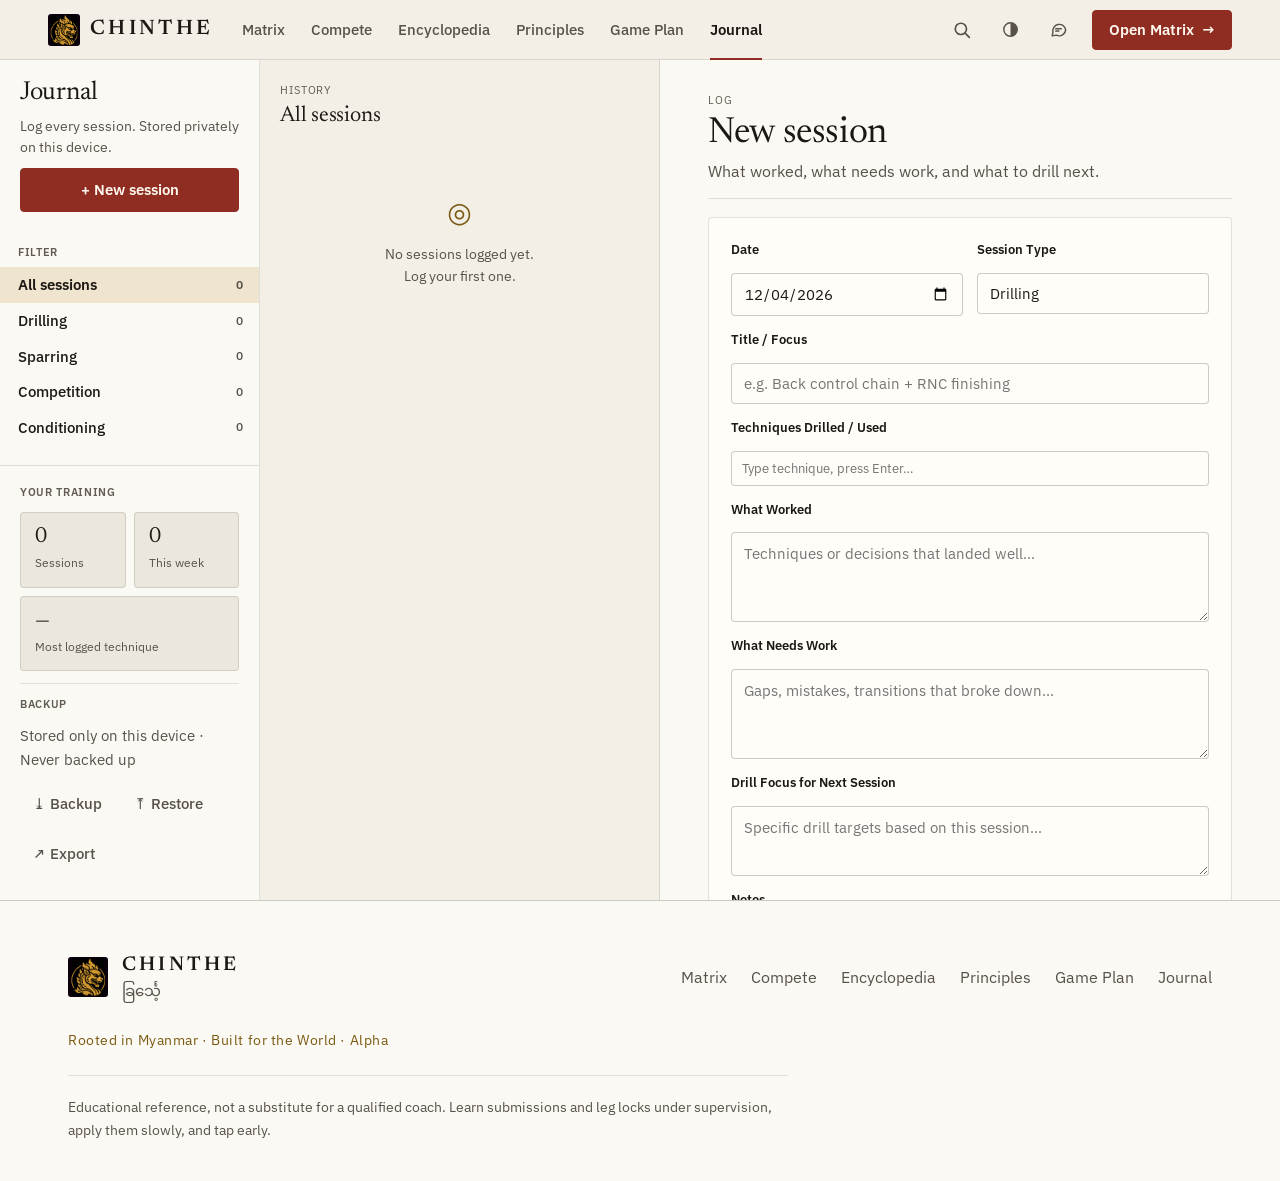
<file: journal.html>
<!DOCTYPE html>
<html lang="en">
<head>
<meta charset="UTF-8">
<script>/* theme before first paint: avoids a flash of the wrong theme */try{var t=localStorage.getItem("chinthe_theme");if(t==="light"||t==="dark")document.documentElement.setAttribute("data-theme",t);}catch(e){}</script>
<meta name="viewport" content="width=device-width, initial-scale=1.0">
<meta name="theme-color" content="#13110F" media="(prefers-color-scheme: dark)">
<meta name="theme-color" content="#F3EFE6" media="(prefers-color-scheme: light)">
<meta name="description" content="Log every training session — what worked, what needs work, techniques drilled — stored privately on your device with backup and restore.">
<title>Training Journal — CHINTHE</title>
<link rel="manifest" href="manifest.json">
<link rel="apple-touch-icon" href="icon-192.png">
<meta name="apple-mobile-web-app-title" content="CHINTHE">
<meta property="og:type" content="website">
<meta property="og:site_name" content="CHINTHE Guardian System">
<meta property="og:title" content="Training Journal — CHINTHE">
<meta property="og:description" content="Log every training session — what worked, what needs work, techniques drilled — stored privately on your device with backup and restore.">
<meta property="og:url" content="https://myintp.github.io/ChintheGuardianMatrix/journal.html">
<meta property="og:image" content="https://myintp.github.io/ChintheGuardianMatrix/icon-512.png">
<meta name="twitter:card" content="summary">
<link rel="icon" type="image/png" href="chinthe-lion.png">
<link rel="preconnect" href="https://fonts.googleapis.com">
<link rel="stylesheet" href="chinthe.css">
<link href="https://fonts.googleapis.com/css2?family=Newsreader:opsz,wght@6..72,400;6..72,500;6..72,600&family=IBM+Plex+Sans:wght@400;500;600;700&family=IBM+Plex+Mono:wght@500&family=Noto+Sans+Myanmar:wght@400;600&display=swap" rel="stylesheet">
<style>
/* Design tokens (--bg, --surface, --gold, --stone, --line, --radius, …) come
   from chinthe.css — single source of truth, no per-page palette copies. */
*{box-sizing:border-box;margin:0;padding:0;}
body{padding-bottom:0;}
/* Nav styles in chinthe.css */


/* New session form */
.form-card{background:var(--card);border:1px solid var(--line);border-radius:var(--radius);padding:22px;max-width:820px;}
.form-title{display:none;}
.form-grid{display:grid;grid-template-columns:1fr 1fr;gap:12px;margin-bottom:12px;}
.form-group{display:flex;flex-direction:column;gap:6px;}
.form-group.full{grid-column:1/-1;}
.form-label{font-family:var(--font-ui);font-size:13px;font-weight:600;color:var(--stone);}
.form-input,.form-select,.form-textarea{
  background:var(--card);border:1px solid var(--line-strong);border-radius: var(--radius);
  color:var(--stone);font-family:var(--font-body);font-size:14px;
  padding:10px 12px;outline:none;width:100%;
}
.form-input:focus,.form-select:focus,.form-textarea:focus{border-color:var(--gold);}
.form-textarea{min-height:90px;resize:vertical;line-height:1.5;}
.form-select option{background:var(--surface-2);}

/* Tags input */
.tags-input-wrap{display:flex;flex-wrap:wrap;gap:6px;background:var(--card);border:1px solid var(--line-strong);border-radius: var(--radius);padding:8px 10px;cursor:text;}
.tags-input-wrap:focus-within{border-color:var(--gold);}
.tag-pill{display:flex;align-items:center;gap:4px;background:var(--jade);color:var(--jade-bright);font-family:var(--font-ui);font-size:var(--text-xs);letter-spacing:0.06em;padding:3px 8px;border-radius:5px;}
.tag-pill button{background:none;border:none;color:var(--jade-bright);cursor:pointer;font-size:11px;padding:0;line-height:1;}
.tags-text-input{background:none;border:none;outline:none;color:var(--stone);font-family:var(--font-body);font-size:13px;min-width:120px;flex:1;}

/* Submit row */
.submit-row{display:flex;gap:10px;justify-content:flex-end;margin-top:16px;}
.save-feedback{font-family:var(--font-ui);font-size:11px;color:var(--jade-bright);letter-spacing:0.08em;text-transform:uppercase;display:none;align-self:center;}

/* Sessions list */
.sessions-header{display:flex;align-items:center;justify-content:space-between;flex-wrap:wrap;gap:8px 12px;margin-bottom:8px;}
.sessions-actions{display:flex;flex-wrap:wrap;gap:6px;}
.backup-reminder{display:flex;align-items:center;justify-content:space-between;gap:12px 16px;flex-wrap:wrap;margin:0 0 20px;padding:14px 16px;border:1px solid color-mix(in srgb, var(--victory) 45%, transparent);border-radius:var(--radius);background:color-mix(in srgb, var(--victory) 7%, transparent);}
.backup-reminder[hidden]{display:none;}
.br-title{font-weight:600;color:var(--stone);font-size:14px;}
.br-sub{font-size:12.5px;color:var(--stone-dim);margin-top:2px;line-height:1.45;}
.br-actions{display:flex;gap:8px;flex-wrap:wrap;}
.backup-note{font-size:12px;color:var(--stone-dim);margin:0 0 16px;line-height:1.5;}
.sessions-title{font-family:var(--font-display);font-size:22px;letter-spacing: -0.01em;}
.sessions-list{display:flex;flex-direction:column;gap:12px;}
.session-card{background:var(--surface);border:1px solid var(--line);border-radius:var(--radius);overflow:hidden;}
.session-header{padding:16px 18px;display:flex;align-items:flex-start;justify-content:space-between;gap:12px;cursor:pointer;}
.session-header:hover{background:var(--surface-2);}
.session-date{font-family:var(--font-ui);font-size:11px;color:var(--label);letter-spacing:0.08em;text-transform:uppercase;margin-bottom:4px;}
.session-title{font-family:var(--font-display);font-size:20px;letter-spacing: -0.01em;line-height:1;}
.session-meta{font-family:var(--font-ui);font-size:var(--text-xs);color:var(--stone-dim);letter-spacing:0.06em;text-transform:uppercase;margin-top:4px;}
.session-badge{font-family:var(--font-ui);font-size:var(--text-xs);font-weight:600;letter-spacing:0.06em;text-transform:uppercase;padding:4px 9px;border-radius:5px;white-space:nowrap;flex-shrink:0;}
.badge-drilling{background:var(--jade);color:var(--jade-bright);}
.badge-sparring{background:color-mix(in srgb, var(--victory) 15%, transparent);color:var(--gold);}
.badge-competition{background:color-mix(in srgb, var(--crimson) 18%, transparent);color:var(--danger-text);}
.badge-conditioning{background:color-mix(in srgb, var(--steel) 15%, transparent);color:var(--steel);}
.session-body{display:none;padding:0 18px 18px;border-top:1px solid var(--line);}
.session-body.open{display:block;padding-top:16px;}
.session-field{margin-bottom:12px;}
.session-field-label{font-family:var(--font-ui);font-size:var(--text-xs);letter-spacing:0.1em;text-transform:uppercase;color:var(--stone-dim);margin-bottom:4px;}
.session-field-text{font-size:13.5px;line-height:1.55;color:var(--stone);}
.session-tags{display:flex;gap:6px;flex-wrap:wrap;margin-top:8px;}
.session-tag{font-family:var(--font-ui);font-size:var(--text-xs);letter-spacing:0.08em;text-transform:uppercase;color:var(--stone-dim);border:1px solid var(--line);border-radius:4px;padding:2px 7px;}
.session-actions{display:flex;gap:8px;margin-top:14px;}

.empty-state{text-align:center;padding:60px 20px;color:var(--stone-dim);}
.empty-icon{font-size:40px;margin-bottom:16px;}
.empty-text{font-family:var(--font-ui);font-size:12px;letter-spacing:0.1em;text-transform:uppercase;}

@media(max-width:640px){
  .nav-links{display:none;}
  .form-grid{grid-template-columns:1fr;}
}

/* ── Layout: shared app shell (chinthe.css §17) ── */
.new-session-btn{width:100%;justify-content:center;}
.session-item-date{font-family:var(--font-ui);font-size:var(--text-xs);color:var(--stone-dim);white-space:nowrap;}
.session-view{max-width:820px;}
.session-view .session-field{margin-bottom:18px;}
.session-view .session-field-text{font-size:16px;line-height:1.65;}
.session-view .session-actions{margin-top:22px;}
.aside-actions{display:flex;flex-wrap:wrap;gap:6px;}
.backup-reminder{margin:0;padding:12px 14px;gap:10px 12px;}
.backup-reminder .br-actions .btn{min-height:40px;padding:8px 14px;font-size:14px;}
.br-title{font-size:15px;}
.br-sub{font-size:13.5px;}
/* One-time tip for iPhone and iPad Safari when the site isn't on the Home Screen */
.install-tip{display:flex;align-items:flex-start;justify-content:space-between;gap:10px;padding:12px 14px;border:1px solid var(--line-strong);border-radius:var(--radius);background:var(--surface-2);}
.install-tip[hidden]{display:none;}
.install-tip p{font-size:14px;line-height:1.5;color:var(--stone-dim);margin:0;}
.install-tip p b{display:block;color:var(--stone);font-weight:600;margin-bottom:2px;}
.install-tip .btn{min-height:40px;padding:8px 12px;flex-shrink:0;}
.mobile-only{display:block;}
a.session-tag-link{color:var(--gold);text-decoration:none;border-color:color-mix(in srgb, var(--gold) 40%, transparent);}
a.session-tag-link:hover{text-decoration:underline;}
.list-card .session-badge{padding:2px 7px;}
.app-nav-foot .stat-tile b{font-size:22px;}
.app-nav-foot .aside-block{padding:12px 0;}
.app-nav-foot .aside-block:first-child{padding-top:0;}
.app-nav-foot .aside-actions .btn{padding:8px 12px;}
@media (max-width:899px){
  .journal-shell{display:flex;flex-direction:column;}
  .journal-shell .app-nav{order:0;}
  .journal-shell .app-detail{order:1;}
  .journal-shell .app-list{order:2;}
  /* the left panel dissolves on phones so its parts can be reordered: head, form, history, then stats/backup */
  .journal-shell .app-nav{display:contents;}
  .journal-shell .app-nav-head{order:0;background:var(--surface);border-bottom:1px solid var(--line);}
  .journal-shell .app-nav-foot{display:block;order:3;background:var(--surface);}
}
@media (min-width:900px){
  .mobile-only{display:none;}
  .form-grid{gap:14px;}
  .form-input,.form-select,.form-textarea{font-size:15px;}
}
</style>
</head>
<body class="app-page">

<nav class="site-nav" aria-label="Main"></nav>

<div class="app-shell journal-shell">
  <aside class="app-nav" aria-label="Session history">
    <div class="app-nav-head">
      <div class="app-eyebrow">CHINTHE Training Journal</div>
      <h1 class="app-title">Journal</h1>
      <p class="app-head-sub" style="font-size:13.5px">Log every session. Stored privately on this device.</p>
      <button type="button" class="btn btn-primary new-session-btn" id="newSessionBtn">+ New session</button>
      <div class="backup-reminder" id="backupReminder" role="status" hidden>
        <div class="br-text">
          <div class="br-title" id="brTitle"></div>
          <div class="br-sub" id="brSub"></div>
        </div>
        <div class="br-actions">
          <button type="button" class="btn btn-primary" id="brBackup">⤓ Back up now</button>
          <button type="button" class="btn btn-ghost" id="brLater">Later</button>
        </div>
      </div>
      <div class="install-tip" id="installTip" role="note" hidden>
        <p><b>Add to Home Screen to keep your journal safe.</b>Tap Share, then "Add to Home Screen".</p>
        <button type="button" class="btn btn-ghost" id="installTipClose">Got it</button>
      </div>
    <select class="app-select" id="jFilterSelect" aria-label="Filter sessions"></select>
    </div>
    <nav class="app-nav-list" id="jFilters" aria-label="Filter sessions"></nav>
    <div class="app-nav-foot">
      <div class="aside-block">
        <div class="aside-title">Your training</div>
        <div class="stat-grid">
          <div class="stat-tile"><b id="statTotal">0</b><span>Sessions</span></div>
          <div class="stat-tile"><b id="statThisWeek">0</b><span>This week</span></div>
          <div class="stat-tile" style="grid-column:1/-1"><b id="statTopTech">—</b><span>Most logged technique</span></div>
        </div>
      </div>
        <div class="aside-block">
        <div class="aside-title">Backup</div>
        <p class="aside-text" style="margin:10px 0">Stored only on this device · <span id="lastBackupText">Never backed up</span></p>
        <div class="aside-actions">
          <button class="btn btn-ghost" type="button" onclick="backupJSON()" title="Full backup file you can restore from">⤓ Backup</button>
          <button class="btn btn-ghost" type="button" onclick="document.getElementById('restoreInput').click()" title="Restore sessions from a backup file">⤒ Restore</button>
          <button class="btn btn-ghost" type="button" onclick="exportAll()" title="Readable Markdown copy">↗ Export</button>
          <input type="file" id="restoreInput" accept="application/json,.json" hidden>
        </div>
      </div>
      </div>
  </aside>

  <section class="app-list" aria-label="Sessions">
    <div class="list-head">
      <div class="app-eyebrow">History</div>
      <div class="list-head-title" id="jListTitle">All sessions</div>
    </div>
    <div class="list-stack" id="sessionList"></div>
  </section>

  <main class="app-detail">
    <header class="app-head">
      <div class="app-eyebrow" id="jEyebrow">Log</div>
      <h2 class="app-head-title" id="jTitle">New session</h2>
      <p class="app-head-sub" id="jSub">What worked, what needs work, and what to drill next.</p>
    </header>
    <div id="formWrap">
      <div class="form-card">
    <div class="form-title">Log New Session</div>
    <div class="form-grid">
      <div class="form-group">
        <label class="form-label" for="fDate">Date</label>
        <input class="form-input" type="date" id="fDate">
      </div>
      <div class="form-group">
        <label class="form-label" for="fType">Session Type</label>
        <select class="form-select" id="fType">
          <option value="drilling">Drilling</option>
          <option value="sparring">Sparring / Rolling</option>
          <option value="competition">Competition</option>
          <option value="conditioning">Conditioning</option>
        </select>
      </div>
      <div class="form-group full">
        <label class="form-label" for="fTitle">Title / Focus</label>
        <input class="form-input" type="text" id="fTitle" placeholder="e.g. Back control chain + RNC finishing">
      </div>
      <div class="form-group full">
        <label class="form-label" for="techTagsInput">Techniques Drilled / Used</label>
        <div class="tags-input-wrap" id="techTagsWrap">
          <input class="tags-text-input" id="techTagsInput" placeholder="Type technique, press Enter…" list="techList" autocomplete="off">
          <datalist id="techList"></datalist>
        </div>
      </div>
      <div class="form-group full">
        <label class="form-label" for="fWorked">What Worked</label>
        <textarea class="form-textarea" id="fWorked" placeholder="Techniques or decisions that landed well…"></textarea>
      </div>
      <div class="form-group full">
        <label class="form-label" for="fNeeds">What Needs Work</label>
        <textarea class="form-textarea" id="fNeeds" placeholder="Gaps, mistakes, transitions that broke down…"></textarea>
      </div>
      <div class="form-group full">
        <label class="form-label" for="fDrill">Drill Focus for Next Session</label>
        <textarea class="form-textarea" id="fDrill" placeholder="Specific drill targets based on this session…" style="min-height:70px;"></textarea>
      </div>
      <div class="form-group full">
        <label class="form-label" for="fNotes">Notes</label>
        <textarea class="form-textarea" id="fNotes" placeholder="Anything else — sparring partner notes, competition prep, observations…" style="min-height:70px;"></textarea>
      </div>
    </div>
    <div class="submit-row">
      <span class="save-feedback" id="saveFeedback">✓ Saved</span>
      <button class="btn btn-secondary" type="button" onclick="clearForm()">Clear</button>
      <button class="btn btn-primary" type="button" onclick="saveSession()">Save session</button>
    </div>
  </div>
    </div>
    <div class="session-view" id="sessionView" hidden></div>
  </main>

</div>

<script>
const JOURNAL_KEY = "chinthe_journal_v1";
let techTags = [];

// Today's date in the user's own timezone. toISOString() is UTC, which
// stamps morning sessions with yesterday's date east of Greenwich.
function localISODate(d){
  d = d || new Date();
  return d.getFullYear()+"-"+String(d.getMonth()+1).padStart(2,"0")+"-"+String(d.getDate()).padStart(2,"0");
}

// Ask the browser not to evict journal data. This runs on the first save (a user
// action, which Safari needs before it will grant it) and the answer is kept in
// the backup state, so it is asked once.
function ensurePersist(){
  if(loadBackupState().persist)return Promise.resolve();
  const at=new Date().toISOString();
  if(!(navigator.storage&&navigator.storage.persist)){saveBackupState({persist:{result:"unsupported",at}});return Promise.resolve();}
  return navigator.storage.persist().then(
    ok=>saveBackupState({persist:{result:ok?"granted":"denied",at}}),
    ()=>saveBackupState({persist:{result:"error",at}}));
}

document.getElementById("fDate").value = localISODate();

// Tag input
const techInput = document.getElementById("techTagsInput");
const techWrap = document.getElementById("techTagsWrap");
techWrap.onclick = ()=>techInput.focus();
techInput.addEventListener("keydown", e=>{
  if((e.key==="Enter"||e.key===",")&&techInput.value.trim()){
    e.preventDefault();
    addTag(techInput.value.trim());
    techInput.value="";
  }
  if(e.key==="Backspace"&&!techInput.value&&techTags.length){
    techTags.pop();
    renderTags();
  }
});
function addTag(t){
  if(!techTags.includes(t)){techTags.push(t);renderTags();}
}
function removeTag(t){
  techTags=techTags.filter(x=>x!==t);renderTags();
}
function renderTags(){
  const existing = techWrap.querySelectorAll(".tag-pill");
  existing.forEach(el=>el.remove());
  techTags.forEach(t=>{
    const pill=document.createElement("span");
    pill.className="tag-pill";
    pill.appendChild(document.createTextNode(t));
    const btn=document.createElement("button");
    btn.type="button";
    btn.setAttribute("aria-label","Remove "+t);
    btn.textContent="✕";
    btn.addEventListener("click",()=>removeTag(t));
    pill.appendChild(btn);
    techWrap.insertBefore(pill, techInput);
  });
}

function loadSessions(){
  try{return JSON.parse(localStorage.getItem(JOURNAL_KEY))||[];}catch(e){return [];}
}
function saveSessions(sessions){
  try{localStorage.setItem(JOURNAL_KEY,JSON.stringify(sessions));return true;}
  catch(e){alert("Could not save — this browser's storage is full or blocked. Download a backup now.");return false;}
}

function saveSession(){
  const date=document.getElementById("fDate").value;
  const type=document.getElementById("fType").value;
  const title=document.getElementById("fTitle").value.trim();
  if(!date||!title){alert("Date and Title are required.");return;}
  const session={
    id:Date.now().toString(),
    date,type,title,
    techniques:[...techTags],
    worked:document.getElementById("fWorked").value.trim(),
    needs:document.getElementById("fNeeds").value.trim(),
    drill:document.getElementById("fDrill").value.trim(),
    notes:document.getElementById("fNotes").value.trim(),
    timestamp:new Date().toISOString()
  };
  const sessions=loadSessions();
  sessions.unshift(session);
  if(!saveSessions(sessions))return; // keep the form filled so nothing is lost
  ensurePersist();
  clearForm();
  const fb=document.getElementById("saveFeedback");
  fb.style.display="flex";
  setTimeout(()=>fb.style.display="none",2000);
  renderAll();
}

function clearForm(){
  document.getElementById("fDate").value=localISODate();
  document.getElementById("fType").value="drilling";
  document.getElementById("fTitle").value="";
  document.getElementById("fWorked").value="";
  document.getElementById("fNeeds").value="";
  document.getElementById("fDrill").value="";
  document.getElementById("fNotes").value="";
  techTags=[];renderTags();
}

// ── Middle panel: new-session form or a selected session ─────
let viewingId = null;
const TYPE_LABEL = {drilling:"Drilling",sparring:"Sparring",competition:"Competition",conditioning:"Conditioning"};
function showNew(){
  viewingId = null;
  document.getElementById("formWrap").hidden = false;
  document.getElementById("sessionView").hidden = true;
  document.getElementById("jEyebrow").textContent = "Log";
  document.getElementById("jTitle").textContent = "New session";
  document.getElementById("jSub").textContent = "What worked, what needs work, and what to drill next.";
  markActive();
}
function showSession(id){
  const s = loadSessions().find(x=>x.id===id);
  if (!s) return showNew();
  viewingId = id;
  document.getElementById("formWrap").hidden = true;
  const v = document.getElementById("sessionView");
  v.hidden = false; v.innerHTML = "";
  document.getElementById("jEyebrow").textContent = fmtDate(s.date) + " · " + (TYPE_LABEL[s.type] || s.type);
  document.getElementById("jTitle").textContent = s.title;
  document.getElementById("jSub").textContent = "";
  const field = (label, text, color)=>{
    if (!text) return;
    const f = el("div","session-field");
    f.appendChild(el("div","session-field-label",label));
    const t = el("div","session-field-text",text);
    if (color) t.style.color = color;
    f.appendChild(t); v.appendChild(f);
  };
  if ((s.techniques||[]).length){
    const f = el("div","session-field");
    f.appendChild(el("div","session-field-label","Techniques"));
    const tags = el("div","session-tags");
    s.techniques.forEach(t=>{
      const hit = findTechnique(t);
      if (hit){ const a = el("a","session-tag session-tag-link",t); a.href = hit.url; a.title = "Open in the encyclopedia"; tags.appendChild(a); }
      else tags.appendChild(el("span","session-tag",t));
    });
    f.appendChild(tags); v.appendChild(f);
  }
  field("What worked", s.worked);
  field("Needs work", s.needs, "var(--danger-text)");
  field("Next drill focus", s.drill);
  field("Notes", s.notes, "var(--stone-dim)");
  const actions = el("div","session-actions");
  const del = el("button","btn btn-danger","Delete session"); del.type = "button";
  del.addEventListener("click", ()=>deleteSession(id));
  actions.appendChild(del); v.appendChild(actions);
  markActive();
  if (window.innerWidth < 1100) document.querySelector(".app-detail").scrollIntoView({behavior:"smooth", block:"start"});
}
function markActive(){
  document.querySelectorAll("#sessionList .list-card").forEach(b=>{
    const on = b.dataset.sid===viewingId;
    b.classList.toggle("active", on); b.setAttribute("aria-current", on ? "true" : "false");
  });
}
let jFilter = "all";
const FILTERS = [["all","All sessions"],["drilling","Drilling"],["sparring","Sparring"],["competition","Competition"],["conditioning","Conditioning"]];
function renderFilters(sessions){
  const count = k => k==="all" ? sessions.length : sessions.filter(x=>x.type===k).length;
  document.getElementById("jFilters").innerHTML = '<div class="app-nav-group">Filter</div>' + FILTERS.map(([k,l]) =>
    '<button type="button" class="app-nav-item'+(k===jFilter?' active':'')+'" data-filter="'+k+'" aria-current="'+(k===jFilter)+'"><span>'+l+'</span><span class="app-nav-count">'+count(k)+'</span></button>').join("");
  const sel = document.getElementById("jFilterSelect");
  sel.innerHTML = FILTERS.map(([k,l]) => '<option value="'+k+'">'+l+' ('+count(k)+')</option>').join("");
  sel.value = jFilter;
}
// Session cards (textContent only — journal text is user input)
function renderSessionList(all){
  renderFilters(all);
  const sessions = jFilter==="all" ? all : all.filter(x=>x.type===jFilter);
  document.getElementById("jListTitle").textContent = (FILTERS.find(f=>f[0]===jFilter)||FILTERS[0])[1];
  const list = document.getElementById("sessionList");
  list.innerHTML = "";
  if (!sessions.length){
    list.innerHTML = '<div class="empty-state-block"><span class="mark">◎</span>' + (all.length ? "No sessions of this type yet." : "No sessions logged yet.<br>Log your first one.") + '</div>';
    return;
  }
  let lastMonth = null;
  sessions.forEach(s=>{
    const month = new Date(s.date+"T00:00:00").toLocaleDateString('en-GB',{month:'long',year:'numeric'});
    if (month !== lastMonth){ lastMonth = month; list.appendChild(el("div","list-group-label",month)); }
    const b = el("button","list-card"); b.type = "button"; b.dataset.sid = s.id;
    const meta = el("span","list-card-meta");
    meta.appendChild(el("span",null,fmtDate(s.date)));
    meta.appendChild(el("span","session-badge badge-"+s.type,TYPE_LABEL[s.type]||s.type));
    b.appendChild(meta);
    b.appendChild(el("span","list-card-title",s.title));
    const t = (s.techniques||[]).join(" · ");
    if (t) b.appendChild(el("span","list-card-sub",t));
    b.addEventListener("click", ()=>showSession(s.id));
    list.appendChild(b);
  });
  markActive();
}
document.getElementById("jFilters").addEventListener("click", e=>{ const b=e.target.closest("[data-filter]"); if(b){ jFilter=b.dataset.filter; renderSessionList(loadSessions()); }});
document.getElementById("jFilterSelect").addEventListener("change", e=>{ jFilter=e.target.value; renderSessionList(loadSessions()); });
document.getElementById("newSessionBtn").addEventListener("click", ()=>{ showNew(); document.getElementById("fTitle").focus(); });

function deleteSession(id){
  if(!confirm("Delete this session? Cannot be undone."))return;
  const sessions=loadSessions().filter(s=>s.id!==id);
  saveSessions(sessions);
  if (viewingId === id) showNew();
  renderAll();
}

function fmtDate(d){
  const dt=new Date(d+"T00:00:00");
  return dt.toLocaleDateString('en-GB',{day:'2-digit',month:'short',year:'numeric'});
}

function renderAll(){
  const sessions=loadSessions();

  // Stats
  const now=new Date();
  const weekStart=new Date(now);
  weekStart.setDate(now.getDate()-now.getDay());
  weekStart.setHours(0,0,0,0);
  const thisWeek=sessions.filter(s=>new Date(s.date+"T00:00:00")>=weekStart).length;

  const techCount={};
  sessions.forEach(s=>(s.techniques||[]).forEach(t=>{techCount[t]=(techCount[t]||0)+1;}));
  const topTech=Object.entries(techCount).sort((a,b)=>b[1]-a[1])[0];

  renderBackupReminder();
  document.getElementById("statTotal").textContent=sessions.length;
  document.getElementById("statThisWeek").textContent=thisWeek;
  document.getElementById("statTopTech").textContent=topTech?topTech[0]:"—";

  renderSessionList(sessions);
}

// Small DOM helper — builds an element with optional class and textContent
function el(tag,className,text){
  const node=document.createElement(tag);
  if(className)node.className=className;
  if(text!==undefined&&text!==null&&text!=="")node.textContent=text;
  return node;
}

function toggleSession(id){
  const body=document.getElementById(`sb-${id}`);
  if(!body)return;
  body.classList.toggle("open");
}

function exportAll(){
  const sessions=loadSessions();
  if(!sessions.length){alert("No sessions to export.");return;}
  const date=new Date().toLocaleDateString('en-GB',{day:'2-digit',month:'short',year:'numeric'});
  let md=`# CHINTHE Training Journal\nExported ${date}\n\n---\n\n`;
  sessions.forEach(s=>{
    md+=`## ${fmtDate(s.date)} — ${s.title}\n`;
    md+=`**Type:** ${s.type}\n\n`;
    if((s.techniques||[]).length)md+=`**Techniques:** ${s.techniques.join(", ")}\n\n`;
    if(s.worked)md+=`**Worked:** ${s.worked}\n\n`;
    if(s.needs)md+=`**Needs Work:** ${s.needs}\n\n`;
    if(s.drill)md+=`**Next Drill:** ${s.drill}\n\n`;
    if(s.notes)md+=`**Notes:** ${s.notes}\n\n`;
    md+=`---\n\n`;
  });
  const blob=new Blob([md],{type:"text/markdown"});
  const a=document.createElement("a");
  a.href=URL.createObjectURL(blob);
  a.download=`chinthe-journal-${localISODate()}.md`;
  a.click();
}

// ── Backup / restore (JSON) ──────────────────────────────────
// Markdown export is for reading; this is the file that can rebuild the journal.
function backupJSON(){
  const sessions=loadSessions();
  if(!sessions.length){alert("No sessions to back up.");return;}
  const payload={app:"chinthe-journal",version:1,exported:new Date().toISOString(),sessions};
  const blob=new Blob([JSON.stringify(payload,null,2)],{type:"application/json"});
  const a=document.createElement("a");
  a.href=URL.createObjectURL(blob);
  a.download=`chinthe-journal-backup-${localISODate()}.json`;
  a.click();
  saveBackupState({at:new Date().toISOString(),ids:sessions.map(s=>s.id)});
  renderBackupReminder();
}

// ── Backup reminder ──────────────────────────────────────────
// Nags when there's something to lose: 3+ sessions never backed up, 5+ new
// sessions since the last backup, any new session and 14+ days, or 5+ entries
// with no backup in 14+ days (iOS can clear storage the owner never sees).
// "Later" snoozes for 3 days.
const BACKUP_KEY="chinthe_journal_backup_v1";
const DAY=864e5;
function loadBackupState(){try{return JSON.parse(localStorage.getItem(BACKUP_KEY))||{};}catch(e){return {};}}
function saveBackupState(st){try{localStorage.setItem(BACKUP_KEY,JSON.stringify(Object.assign(loadBackupState(),st)));}catch(e){}}
function backupStatus(){
  const st=loadBackupState();
  const sessions=loadSessions();
  const backedUp=new Set(st.ids||[]);
  const unsaved=sessions.filter(s=>!backedUp.has(s.id)).length;
  const days=st.at?Math.floor((Date.now()-new Date(st.at).getTime())/DAY):null;
  const snoozed=st.snoozeUntil&&Date.now()<st.snoozeUntil;
  let due=false;
  if(days===null)due=unsaved>=3;
  else due=unsaved>=5||(unsaved>0&&days>=14);
  const stale=sessions.length>=5&&(days===null||days>=14);
  return {unsaved,days,due:(due||stale)&&!snoozed,total:sessions.length};
}
function plural(n,w){return n+" "+w+(n===1?"":"s");}
function renderBackupReminder(){
  const b=backupStatus();
  document.getElementById("lastBackupText").textContent=
    b.days===null?"Never backed up":
    "Last backup "+(b.days===0?"today":b.days===1?"yesterday":b.days+" days ago")+(b.unsaved?" · "+plural(b.unsaved,"session")+" not in it":"");
  const box=document.getElementById("backupReminder");
  box.hidden=!b.due;
  if(!b.due)return;
  document.getElementById("brTitle").textContent=
    b.days===null||!b.unsaved?"Back up your journal":plural(b.unsaved,"session")+" not backed up";
  document.getElementById("brSub").textContent=
    (b.days===null?"You've logged "+plural(b.unsaved,"session")+" and none are backed up. ":"Last backup was "+plural(b.days,"day")+" ago"+(b.unsaved?". ":", and backups are your only copy. "))+
    "They live only in this browser — clearing site data or an iOS storage purge would erase them.";
}
document.getElementById("brBackup").addEventListener("click",backupJSON);

// iPhone and iPad Safari only, and only when the site isn't running from the Home
// Screen. iPadOS reports itself as a Mac, so touch points tell them apart. Other
// iOS browsers (Chrome, Firefox, Edge, Opera, Google) are left out. Shown once.
function needsInstallTip(nav){
  nav=nav||navigator;
  const ua=nav.userAgent||"";
  const iOS=/iPad|iPhone|iPod/.test(ua)||(/Macintosh/.test(ua)&&nav.maxTouchPoints>1);
  const safari=/Safari\//.test(ua)&&!/CriOS|FxiOS|EdgiOS|OPiOS|GSA\//.test(ua);
  const standalone=nav.standalone===true||!!(window.matchMedia&&matchMedia("(display-mode: standalone)").matches);
  return iOS&&safari&&!standalone;
}
function showInstallTip(){
  const tip=document.getElementById("installTip");
  if(loadBackupState().installTip||!needsInstallTip())return;
  tip.hidden=false;
  saveBackupState({installTip:new Date().toISOString()});   // one time: never shown again
}
document.getElementById("installTipClose").addEventListener("click",()=>{document.getElementById("installTip").hidden=true;});
document.getElementById("brLater").addEventListener("click",()=>{
  saveBackupState({snoozeUntil:Date.now()+3*DAY});
  renderBackupReminder();
});

const SESSION_TYPES=["drilling","sparring","competition","conditioning"];
function cleanSession(s){
  if(!s||typeof s!=="object")return null;
  const str=v=>typeof v==="string"?v:"";
  if(!/^\d{4}-\d{2}-\d{2}$/.test(str(s.date))||!str(s.title).trim())return null;
  return {
    id:str(s.id)||(Date.now().toString()+Math.random().toString(36).slice(2,7)),
    date:s.date,
    type:SESSION_TYPES.includes(s.type)?s.type:"drilling",
    title:s.title.trim(),
    techniques:Array.isArray(s.techniques)?s.techniques.filter(t=>typeof t==="string"&&t.trim()).map(t=>t.trim()):[],
    worked:str(s.worked),needs:str(s.needs),drill:str(s.drill),notes:str(s.notes),
    timestamp:str(s.timestamp)||new Date().toISOString()
  };
}

document.getElementById("restoreInput").addEventListener("change",e=>{
  const file=e.target.files[0];
  e.target.value="";
  if(!file)return;
  const reader=new FileReader();
  reader.onload=()=>{
    let data;
    try{data=JSON.parse(reader.result);}catch(err){alert("That file isn't a valid backup.");return;}
    const incoming=(Array.isArray(data)?data:(data&&data.sessions)||[]).map(cleanSession).filter(Boolean);
    if(!incoming.length){alert("No sessions found in that file.");return;}
    const existing=loadSessions();
    const ids=new Set(existing.map(s=>s.id));
    const added=incoming.filter(s=>!ids.has(s.id));
    if(!added.length){alert("All "+incoming.length+" sessions in that backup are already here.");return;}
    const merged=existing.concat(added).sort((a,b)=>b.date.localeCompare(a.date)||b.timestamp.localeCompare(a.timestamp));
    if(saveSessions(merged)){
      renderAll();
      alert("Restored "+added.length+" session"+(added.length!==1?"s":"")+(incoming.length>added.length?" ("+(incoming.length-added.length)+" already present).":"."));
    }
  };
  reader.readAsText(file);
});

renderAll();
showInstallTip();
// Encyclopedia links: autocomplete names, link logged techniques, and accept
// journal.html?tech=<name> from the home page's "Log it" button.
const plainName = n => n.replace(/\s*\(.*?\)/g, "").trim().toLowerCase();
function findTechnique(t){
  const list = window.chintheTechniques || [], q = (t || "").trim().toLowerCase();
  return list.find(x => x.name.toLowerCase() === q) || list.find(x => plainName(x.name) === q) || null;
}
function connectTechniques(){
  const dl = document.getElementById("techList");
  if (!window.chintheTechniques || dl.childElementCount) return;
  window.chintheTechniques.forEach(x=>{ const o = document.createElement("option"); o.value = x.name; dl.appendChild(o); });
  if (viewingId) showSession(viewingId);
}
document.addEventListener("chinthe:techniques", connectTechniques);
connectTechniques();
techInput.addEventListener("change", ()=>{
  if (findTechnique(techInput.value)) { addTag(techInput.value.trim()); techInput.value = ""; }
});
(function(){
  const tech = new URLSearchParams(location.search).get("tech");
  if (!tech) return;
  showNew();
  addTag(tech.slice(0, 80));
  document.getElementById("fTitle").value = document.getElementById("fTitle").value || tech.slice(0, 80);
})();
</script>
<script src="chinthe.js"></script>
</body>
</html>
</file>
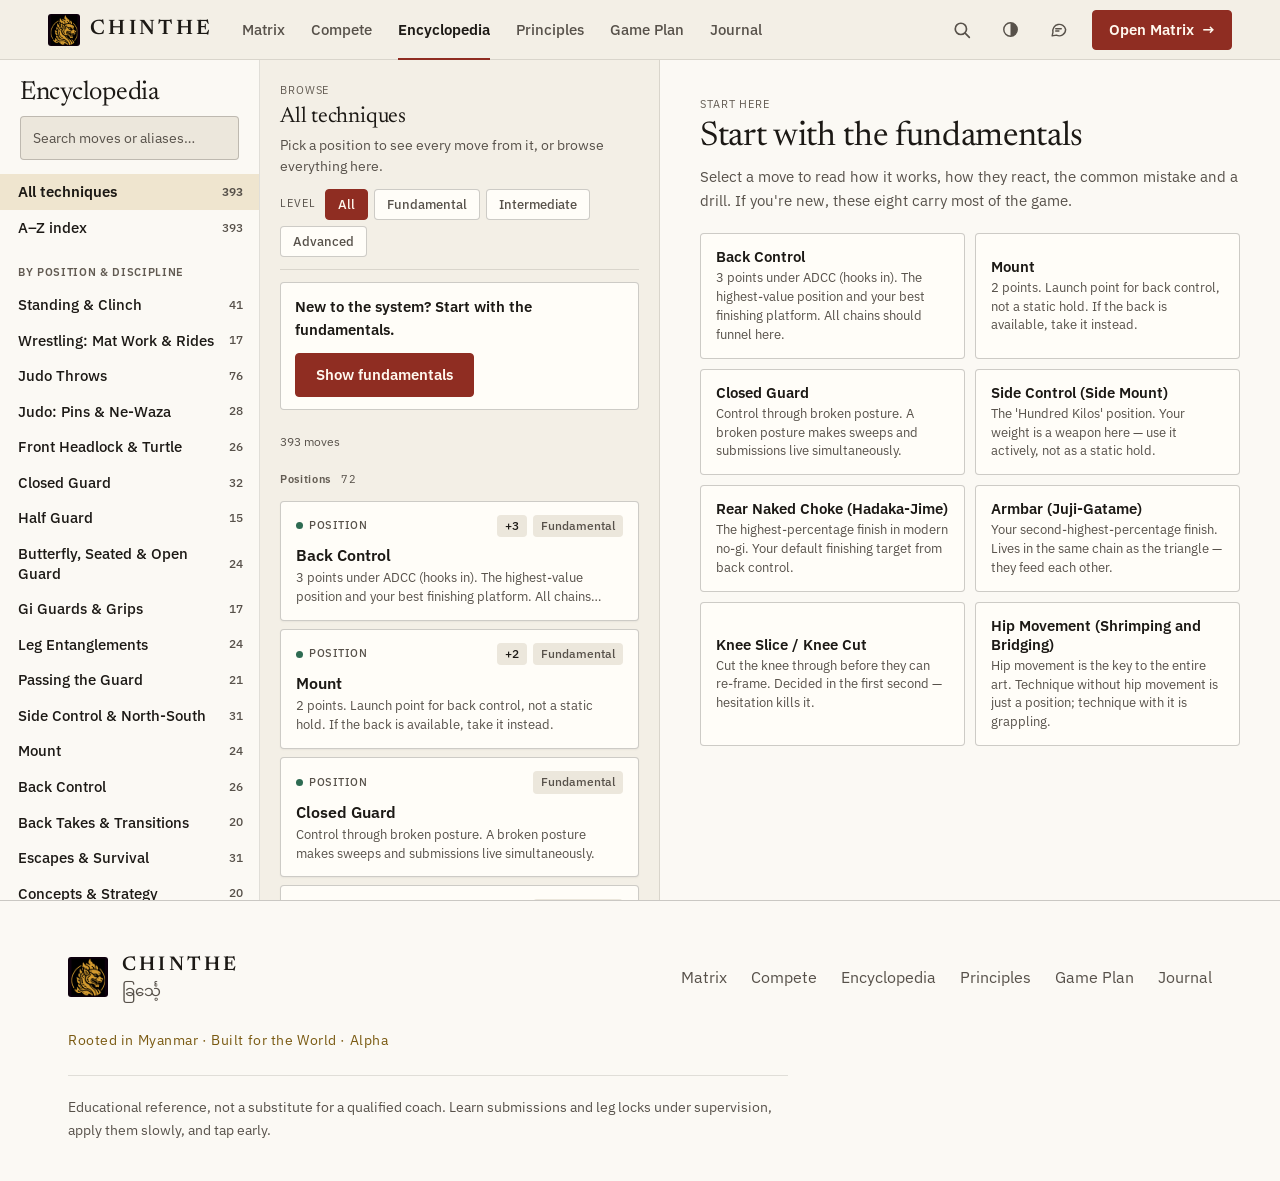
<file: knowledge.html>
<!DOCTYPE html>
<html lang="en">
<head>
<meta charset="UTF-8">
<script>/* theme before first paint: avoids a flash of the wrong theme */try{var t=localStorage.getItem("chinthe_theme");if(t==="light"||t==="dark")document.documentElement.setAttribute("data-theme",t);}catch(e){}</script>
<meta name="viewport" content="width=device-width, initial-scale=1.0">
<meta name="theme-color" content="#13110F" media="(prefers-color-scheme: dark)">
<meta name="theme-color" content="#F3EFE6" media="(prefers-color-scheme: light)">
<meta name="description" content="The CHINTHE encyclopedia: BJJ (gi and no-gi), wrestling, judo, MMA, Muay Thai and Lethwei — positions, takedowns, throws, passes, sweeps, submissions, escapes and strikes, each with mechanics, reactions, common mistakes and drills.">
<title>Encyclopedia — CHINTHE</title>
<link rel="manifest" href="manifest.json">
<link rel="apple-touch-icon" href="icon-192.png">
<meta name="apple-mobile-web-app-title" content="CHINTHE">
<meta property="og:type" content="website">
<meta property="og:site_name" content="CHINTHE Guardian System">
<meta property="og:title" content="Fighting Encyclopedia — CHINTHE">
<meta property="og:description" content="The CHINTHE encyclopedia: BJJ (gi and no-gi), wrestling, judo, MMA, Muay Thai and Lethwei — positions, takedowns, throws, passes, sweeps, submissions, escapes and strikes, each with mechanics, reactions, common mistakes and drills.">
<meta property="og:url" content="https://myintp.github.io/ChintheGuardianMatrix/knowledge.html">
<meta property="og:image" content="https://myintp.github.io/ChintheGuardianMatrix/icon-512.png">
<meta name="twitter:card" content="summary">
<link rel="icon" type="image/png" href="chinthe-lion.png">
<link rel="preconnect" href="https://fonts.googleapis.com">
<link rel="stylesheet" href="chinthe.css">
<link href="https://fonts.googleapis.com/css2?family=Newsreader:opsz,wght@6..72,400;6..72,500;6..72,600&family=IBM+Plex+Sans:wght@400;500;600;700&family=IBM+Plex+Mono:wght@500&family=Noto+Sans+Myanmar:wght@400;600&display=swap" rel="stylesheet">
<style>
/* Design tokens come from chinthe.css — single source of truth. */
*{box-sizing:border-box;margin:0;padding:0;}
body{background:var(--bg);color:var(--stone);font-family:var(--font-body);-webkit-font-smoothing:antialiased;padding-bottom:48px;}
/* Nav styles in chinthe.css */


/* Controls */
/* Results count */
.results-meta{font-family:var(--font-ui);font-size:11px;color:var(--stone-dim);letter-spacing:0.06em;margin-bottom:20px;}

/* Grid */
.knowledge-grid{display:grid;grid-template-columns:repeat(auto-fill,minmax(320px,1fr));gap:16px;align-items:start;}

/* Cards */
.tech-card{scroll-margin-top:calc(var(--nav-h) + 16px);
  background:var(--surface);border:1px solid var(--line);border-radius:var(--radius);
  cursor:pointer;overflow:hidden;transition:border-color .2s,transform .15s;
  position:relative;
}
.tech-card:hover{border-color:color-mix(in srgb, var(--stone) 18%, transparent);transform:translateY(-2px);}
/* One accent per meaning, shared with the Matrix: gold = finish, jade =
   position/control, red = defence; passes, sweeps, takedowns, judo and
   concepts stay neutral so the page doesn't read as a rainbow. */
.tech-card{--cat:var(--cat-neutral);}
.tech-card.cat-submission{--cat:var(--cat-attack);}
.tech-card.cat-position{--cat:var(--cat-control);}
.tech-card.cat-defence{--cat:var(--cat-defence);}
.tech-card-accent{height:2px;width:100%;background:var(--cat);opacity:.85;}
.tech-card-body{padding:16px 18px 18px;}
.tech-card-meta{display:flex;align-items:center;gap:8px;margin-bottom:8px;}
.tech-badge{
  display:inline-flex;align-items:center;gap:6px;
  font-family:var(--font-ui);font-size:var(--text-xs);font-weight:600;
  letter-spacing:0.08em;text-transform:uppercase;color:var(--stone-dim);
}
.tech-badge::before{content:"";width:7px;height:7px;border-radius:50%;background:var(--cat);}
.tech-card-name{font-family:var(--font-display);font-size:20px;letter-spacing: -0.01em;line-height:1;margin-bottom:6px;}
.tech-card-tagline{font-size:13px;color:var(--stone-dim);line-height:1.45;display:-webkit-box;-webkit-line-clamp:2;-webkit-box-orient:vertical;overflow:hidden;}
.tech-card-tags{display:flex;gap:6px;flex-wrap:wrap;margin:0 0 16px;}
/* Category sections (All view, no search) */
.kb-section{grid-column:1/-1;display:flex;align-items:baseline;gap:10px;margin:22px 0 2px;padding-bottom:8px;border-bottom:1px solid var(--line);}
.kb-section:first-child{margin-top:0;}
.kb-section h2{font-family:var(--font-display);font-weight:400;font-size:20px;letter-spacing: -0.01em;color:var(--stone);}
.kb-section span{font-family:var(--font-ui);font-size:var(--text-xs);color:var(--stone-dim);letter-spacing:0.08em;}
.tag{font-family:var(--font-ui);font-size:var(--text-xs);letter-spacing:0.08em;text-transform:uppercase;color:var(--stone-dim);border:1px solid var(--line);border-radius:4px;padding:2px 7px;}

/* Level filter, start banner, meta chips */
.level-row{display:flex;align-items:center;gap:6px;flex-wrap:wrap;}
.level-label{font-family:var(--font-ui);font-size:var(--text-xs);letter-spacing:0.08em;text-transform:uppercase;color:var(--stone-dim);margin-right:4px;}
.level-btn{background:var(--card);border:1px solid var(--line-strong);color:var(--stone-dim);font-family:var(--font-ui);font-size:13px;font-weight:500;padding:6px 12px;border-radius: var(--radius);white-space:nowrap;}
.level-btn:hover{color:var(--stone);}
.level-btn.active{border-color:var(--accent-fill);background:var(--accent-fill);color:var(--on-fill);}
.start-here{display:flex;align-items:center;justify-content:space-between;gap:12px 20px;flex-wrap:wrap;margin:0 0 22px;padding:14px 18px;border:1px solid var(--line-strong);border-radius:var(--radius);background:var(--card);}
.start-here[hidden]{display:none;}
.start-title{font-weight:600;font-size:14.5px;color:var(--stone);}
.start-sub{font-size:13px;color:var(--stone-dim);margin-top:3px;line-height:1.45;}
.tech-card-meta{justify-content:space-between;gap:8px;}
.chips{display:inline-flex;gap:6px;align-items:center;flex-wrap:wrap;}
.chip{font-family:var(--font-ui);font-size:11.5px;font-weight:500;padding:2px 8px;border-radius: var(--radius);background:var(--surface-2);color:var(--stone-dim);white-space:nowrap;}
.chip.lvl-F{color:var(--stone-dim);}
@media (max-width:899px){.level-btn{min-height:40px;padding-left:14px;padding-right:14px;}}
.app-nav-note{margin:4px 18px 24px;padding-top:14px;border-top:1px solid var(--line);font-size:12.5px;line-height:1.5;color:var(--stone-dim);}
@media (max-width:899px){.app-nav-note{display:none;}}
.chip.lvl-I{color:var(--stone-dim);}
.chip.lvl-A{color:var(--stone-dim);}
.chip.pts{color:var(--stone);font-variant-numeric:tabular-nums;}
.mdot{width:8px;height:8px;border-radius:50%;display:inline-block;}
.mdot.m1{border:1.5px solid var(--victory);} .mdot.m2{background:var(--victory);} .mdot.m3{background:var(--jade-bright);}
.kb-aka{font-size:13px;color:var(--stone-dim);margin:-4px 0 12px;}
.kb-aka strong{color:var(--stone);font-weight:500;}
.kb-meta-row{display:flex;gap:6px;flex-wrap:wrap;margin:0 0 12px;}
.kb-block{padding:16px 0;border-top:1px solid var(--line);}
.kb-block h3{font-family:var(--font-ui);font-weight:600;font-size:var(--text-xs);letter-spacing:0.08em;text-transform:uppercase;color:var(--label);margin-bottom:10px;}
.kb-steps{list-style:none;padding:0;margin:0;display:grid;gap:10px;counter-reset:step;}
.kb-steps li{counter-increment:step;display:grid;grid-template-columns:26px 1fr;gap:10px;font-size:14px;line-height:1.5;}
.kb-steps li::before{content:counter(step);width:24px;height:24px;border-radius:50%;background:var(--surface-2);border:1px solid var(--line-strong);display:flex;align-items:center;justify-content:center;font-family:var(--font-ui);font-size:11px;color:var(--stone-dim);}
.kb-steps b{font-weight:600;color:var(--stone);}
.kb-steps span{color:var(--stone-dim);}
.kb-steps a{color:var(--gold);}
.kb-progress{display:flex;gap:6px;flex-wrap:wrap;margin-top:10px;}
.kb-progress button{flex:1 1 0;min-width:90px;padding:9px 10px;border-radius: var(--radius);border:1px solid var(--line-strong);font-family:var(--font-ui);font-size:13px;font-weight:500;color:var(--stone-dim);}
.kb-progress button.active.p1{border-color:var(--victory);color:var(--victory);background:color-mix(in srgb, var(--victory) 10%, transparent);}
.kb-progress button.active.p2{border-color:var(--victory);background:var(--victory);color:var(--on-accent);}
.kb-progress button.active.p3{border-color:var(--gold);background:var(--jade-bright);color:var(--on-accent);}
.kb-links{display:flex;gap:8px;flex-wrap:wrap;}
.kb-link{display:inline-flex;align-items:center;gap:6px;padding:8px 12px;border-radius: var(--radius);border:1px solid var(--line-strong);font-size:13.5px;color:var(--stone);text-decoration:none;background:var(--surface-2);}
.kb-link:hover{border-color:var(--gold);}
.kb-link.ext::after{content:"↗";color:var(--stone-dim);font-size:12px;}
.kb-rel{display:flex;flex-wrap:wrap;gap:6px;}
.kb-rel button{padding:7px 11px;border-radius: var(--radius);border:1px solid var(--line-strong);font-size:13px;color:var(--stone);background:none;}
.kb-rel button:hover{border-color:var(--cat);}


/* Cards are buttons now — the detail lives in one panel, not inside the grid */
.tech-card{width:100%;text-align:left;font:inherit;color:inherit;padding:0;display:block;}
.tech-card:focus-visible{outline:2px solid var(--jade-bright);outline-offset:2px;}
.tech-card.is-selected{border-color:var(--cat);box-shadow:0 0 0 1px var(--cat) inset;}

/* Detail panel: slide-over on desktop, full-screen sheet on phones */
.kb-backdrop{position:fixed;inset:0;z-index:1000;background:var(--overlay);backdrop-filter:blur(2px);-webkit-backdrop-filter:blur(2px);}
.kb-backdrop[hidden],.kb-panel[hidden]{display:none;}
.kb-panel{
  --cat:var(--cat-neutral);
  position:fixed;z-index:1001;top:0;right:0;bottom:0;width:min(600px,100vw);
  background:var(--surface);border-left:1px solid var(--line-strong);
  box-shadow:-24px 0 64px color-mix(in srgb, var(--shadow) 50%, transparent);display:flex;flex-direction:column;
}
.kb-panel.cat-submission{--cat:var(--cat-attack);} .kb-panel.cat-position{--cat:var(--cat-control);} .kb-panel.cat-defence{--cat:var(--cat-defence);}
@media (prefers-reduced-motion:no-preference){
  .kb-panel{animation:kb-in .22s cubic-bezier(.2,.8,.2,1);}
  @keyframes kb-in{from{transform:translateX(24px);opacity:0}to{transform:none;opacity:1}}
}
.kb-panel-bar{display:flex;align-items:center;gap:6px;padding:10px 14px;border-bottom:1px solid var(--line);border-top:3px solid var(--cat);flex-shrink:0;}
.kb-nav-btn,.kb-close{width:40px;height:40px;border-radius: var(--radius);color:var(--stone-dim);font-size:20px;line-height:1;display:inline-flex;align-items:center;justify-content:center;}
.kb-nav-btn:hover,.kb-close:hover{background:var(--surface-2);color:var(--stone);}
.kb-nav-btn:disabled{opacity:.3;cursor:default;background:none;}
.kb-nav-btn:focus-visible,.kb-close:focus-visible{outline:2px solid var(--jade-bright);outline-offset:1px;}
.kb-close{margin-left:auto;font-size:16px;}
.kb-pos{font-family:var(--font-ui);font-size:var(--text-xs);letter-spacing:.08em;color:var(--stone-dim);min-width:56px;text-align:center;}
.kb-panel-body{overflow-y:auto;overscroll-behavior:contain;padding:22px 26px 40px;}
.kb-panel-body .tech-badge{margin-bottom:10px;}
.kb-panel-title{font-family:var(--font-display);font-weight:400;font-size:clamp(26px,4vw,34px);letter-spacing: -0.01em;line-height:1.05;margin:0 0 10px;}
.kb-tagline{font-size:16.5px;color:var(--stone);line-height:1.55;margin-bottom:14px;}
.kb-lead{font-size:16px;line-height:1.6;color:var(--stone);padding:14px 16px;border:1px solid var(--line-strong);border-top:2px solid var(--cat);background:var(--surface-2);border-radius:0 8px 8px 0;margin:18px 0 6px;}
.kb-sec{padding:16px 0;border-bottom:1px solid var(--line);}
.kb-sec:last-child{border-bottom:none;}
.kb-sec h3{font-family:var(--font-ui);font-weight:600;font-size:var(--text-xs);letter-spacing:0.08em;text-transform:uppercase;color:var(--stone-dim);margin-bottom:8px;}
.kb-sec p{font-size:16px;line-height:1.65;color:var(--stone);}
.kb-sec.tone-warn p{color:var(--danger-text);}
.kb-sec.tone-dim p{color:var(--stone-dim);}
body.kb-open{overflow:hidden;}
@media (max-width:640px){
  .kb-panel{width:100vw;border-left:none;box-shadow:none;}
  .kb-panel-body{padding:18px 20px 40px;}
}


@media(max-width:640px){
  .nav-links{display:none;}
  .knowledge-grid{grid-template-columns:1fr;}
}



/* ═══ Knowledge = shared app shell (chinthe.css §17) + a docked detail panel ═══ */
body{padding-bottom:0;}
.app-head .level-row{margin-top:6px;}
.knowledge-grid{grid-template-columns:repeat(auto-fill,minmax(230px,1fr));gap:12px;}
.kb-section{margin:18px 0 0;}
.kb-section h2{font-size:17px;}
.tech-card-name{font-size:18px;}
.kb-panel-bar [hidden]{display:none;}
.kb-panel.is-empty .kb-panel-bar{display:none;}
/* Desktop: the detail is the READ panel (widest); below 1100px it slides over */
@media (min-width:1100px){
  .kb-panel,.kb-panel[hidden]{position:static;display:flex;width:auto;min-height:0;box-shadow:none;border-left:none;animation:none;z-index:auto;background:var(--surface);padding:0;}
  .kb-panel .kb-panel-bar{padding:12px 40px;}
  .kb-panel .kb-panel-body{padding:24px 40px 64px;}
  .kb-backdrop{display:none !important;}
}
@media (min-width:1600px){ .kb-panel .kb-panel-bar{padding:14px 64px;} .kb-panel .kb-panel-body{padding:32px 64px 72px;} }
/* WHAT panel: moves as one compact column of cards (same look as every list) */
.knowledge-grid{grid-template-columns:1fr;gap:8px;}
.tech-card{background:var(--card);border:1px solid var(--line-strong);border-radius: var(--radius);box-shadow:0 1px 2px color-mix(in srgb, var(--shadow) 6%, transparent);}
.tech-card:hover{transform:none;border-color:color-mix(in srgb, var(--gold) 45%, var(--line-strong));}
.tech-card.is-selected{border-color:var(--gold);background:var(--gold-dim);box-shadow:none;}
.tech-card-accent{display:none !important;}
.tech-card-body{padding:13px 15px;}
.tech-card-name{font-family:var(--font-ui);font-weight:600;font-size:15.5px;line-height:1.3;letter-spacing:0;text-transform:none;margin-bottom:4px;}
.tech-badge{font-size:11px;font-weight:500;letter-spacing:0.05em;}
.kb-section{margin:16px 0 0;padding-bottom:4px;border-bottom:none;}
.kb-section h2{font-family:var(--font-ui);font-weight:600;font-size:11px;letter-spacing:0.06em;color:var(--label);}
.kb-section span{font-size:11px;}
.results-meta{font-size:12px;letter-spacing:0;}
/* Desktop start panel: fundamentals to open, instead of an empty pane */
.kb-start{max-width:640px;padding:12px 0;}
.kb-start-title{font-family:var(--font-display);font-weight:400;font-size:clamp(26px,3vw,34px);line-height:1.05;letter-spacing: -0.01em;color:var(--stone);margin:6px 0 10px;}
.kb-start p{font-size:15px;line-height:1.6;color:var(--stone-dim);margin-bottom:20px;}
.kb-start-list{display:grid;grid-template-columns:repeat(auto-fill,minmax(240px,1fr));gap:10px;}
.kb-start-list button{display:block;text-align:left;padding:13px 15px;border-radius: var(--radius);border:1px solid var(--line-strong);background:var(--card);color:var(--stone);}
.kb-start-list button:hover{border-color:var(--gold);}
.kb-start-list b{display:block;font-weight:600;font-size:15px;margin-bottom:3px;}
.kb-start-list span{display:block;font-size:13px;line-height:1.45;color:var(--stone-dim);}
.start-here{padding:12px 14px;}
.start-sub{display:none;}
</style>
</head>
<body class="app-page">

<nav class="site-nav" aria-label="Main"></nav>

<div class="app-shell kb-app" id="kbApp">
  <aside class="app-nav" aria-label="Browse the database">
    <div class="app-nav-head">
      <div class="app-eyebrow">CHINTHE Fighting Encyclopedia</div>
      <h1 class="app-title">Encyclopedia</h1>
      <input class="app-search" type="search" id="searchInput" placeholder="Search moves or aliases…" autocomplete="off" aria-label="Search techniques">
      <select class="app-select" id="navSelect" aria-label="Browse by position or type"></select>
    </div>
    <nav class="app-nav-list" id="navList"></nav>
    <p class="app-nav-note">Educational reference, not a substitute for a qualified coach. Learn submissions and leg locks under supervision, apply them slowly, and tap early.</p>
  </aside>

  <section class="app-list" id="kbMid" aria-label="Moves">
    <header class="app-head">
      <div class="app-eyebrow" id="midEyebrow">Browse</div>
      <h2 class="app-head-title" id="midTitle">All techniques</h2>
      <p class="app-head-sub" id="midSub"></p>
      <div class="level-row" id="levelRow" role="group" aria-label="Filter by level">
        <span class="level-label">Level</span>
        <button class="level-btn active" type="button" data-lvl="all">All</button>
        <button class="level-btn" type="button" data-lvl="F">Fundamental</button>
        <button class="level-btn" type="button" data-lvl="I">Intermediate</button>
        <button class="level-btn" type="button" data-lvl="A">Advanced</button>
      </div>
    </header>
    <div class="start-here" id="startHere">
      <div>
        <div class="start-title">New to the system? Start with the fundamentals.</div>
        <div class="start-sub">Learn each one → drill it → spar from the position → hunt it live. Mark progress as you go; it syncs with the Matrix.</div>
      </div>
      <button class="btn btn-primary" type="button" id="startBtn">Show fundamentals</button>
    </div>
    <div class="results-meta" id="resultsMeta"></div>
    <div class="knowledge-grid" id="grid"></div>
  </section>

  <aside class="kb-panel app-detail" id="kbPanel" aria-labelledby="kbPanelTitle" hidden>
    <div class="kb-panel-bar">
      <button type="button" class="kb-nav-btn" id="kbPrev" aria-label="Previous move">‹</button>
      <span class="kb-pos" id="kbPos"></span>
      <button type="button" class="kb-nav-btn" id="kbNext" aria-label="Next move">›</button>
      <button type="button" class="kb-close" id="kbClose" aria-label="Close">✕</button>
    </div>
    <div class="kb-panel-body" id="kbPanelBody"></div>
  </aside>
</div>
<div class="kb-backdrop" id="kbBackdrop" hidden></div>

<script src="encyclopedia.js"></script>
<script>
const DB = [
  // ── SUBMISSIONS ──────────────────────────────────────────────────
  {
    id:"rnc", cat:"submission",
    name:"Rear Naked Choke (Hadaka-Jime)",
    tagline:"The highest-percentage finish in modern no-gi. Your default finishing target from back control.",
    tags:["Back Control","No-Gi","ADCC Primary","Judo: Hadaka-Jime"],
    objective:"Establish the seatbelt before threading the choke — the seatbelt is the position that makes the finish available. A full choke compresses both sides of the neck and works within seconds.",
    mechanics:"Seatbelt first: far-side hand deep under the armpit, near-side over the shoulder. Thread the choking arm under the chin — bicep seals one carotid, forearm the other. Grip the far shoulder or bicep with the choking hand. Cup the back of the head with the free hand. Pull elbows together and arch — the arch drives your elbow forward while the arms compress both carotids from the sides. Two-sided compression is what finishes, not the bicep squeeze.",
    defense:"Hand-fighting the choking forearm from the wrist (not the bicep) before it seats. Chin tuck. Spinning into you to kill back exposure. Hip escape to recover half guard.",
    mistake:"Squeezing the bicep instead of pulling the elbows together and arching. Bicep-only pressure compresses one side only and rarely finishes at competition pace.",
    drill:"Seatbelt-to-choke isolation: 3×5 reps, partner defends at 50%. Separate each grip step — seatbelt, thread, free hand — and measure grip-sequence speed, not strength. The grip should seat before the partner can hand-fight."
  },
  {
    id:"armbar", cat:"submission",
    name:"Armbar (Juji-Gatame)",
    tagline:"Your second-highest-percentage finish. Lives in the same chain as the triangle — they feed each other.",
    tags:["Mount","Back","Guard","Juji-Gatame"],
    objective:"Isolate the arm before committing to the leg swing. A premature swing is the most common way to lose this submission.",
    mechanics:"Control the wrist and create perpendicular hip angle. Swing the outside leg over the face, lock the thighs, lift the hips and extend — extension not rotation. From mount: S-grip to isolate, swing the leg over, hip up. From guard: hip escape to 90 degrees first, then swing. From back: trapped arm is already across the body — swim the leg over.",
    defense:"Hitchhiker grip (clasped hands, thumb up). Stacking to break your hip angle. Straightening the captured arm to slip the pressure.",
    mistake:"Swinging the leg before the arm is fully isolated. Also: hip-escaping to 90 degrees from guard AFTER the swing instead of before.",
    drill:"Hip-escape-to-armbar from guard: hip escape to 90 degrees before any leg movement. 10 reps, partner resists the angle."
  },
  {
    id:"triangle", cat:"submission",
    name:"Triangle Choke",
    tagline:"Chain it off a failed armbar — don't hunt it standalone. The defensive grip that kills the armbar usually opens this.",
    tags:["Guard","Mount","Chain Submission"],
    objective:"Push one arm across and pull the head down simultaneously. Both actions at the same time — sequential movement telegraphs the entry.",
    mechanics:"Push the arm across their centerline (outside your leg) while pulling the head down. Open guard and swing the outside leg over the neck. Lock figure-four: outside ankle behind inside knee. Squeeze knees, pull head down, push hips up. Adjust for the tap — rotate toward the trapped arm if needed.",
    defense:"Posturing before the leg locks. Stacking and rotating the trapped arm out.",
    mistake:"Pushing the arm across without simultaneously breaking posture. They posture before the leg gets over — the two actions are one motion.",
    drill:"Triangle entry timing: simultaneous push-pull from closed guard, partner at 50%. 10 reps. If either action happens first, reset."
  },
  {
    id:"guillotine", cat:"submission",
    name:"Guillotine",
    tagline:"Your highest-value scramble weapon. Lives at the front headlock — where every sprawl and snap down puts you.",
    tags:["Front Headlock","Scramble","No-Gi"],
    objective:"Treat the guillotine as an entry to a decision tree, not a standalone bet. Even a failed attempt should convert.",
    mechanics:"Two variants. Arm-in: their arm is trapped inside your choking arm — weaker choke, higher control, converts to takedown or back take when defended. High-elbow (no arm in): stronger finish, faster tap, more escapable. Default to arm-in unless the grip is already clean and deep. Mechanics: arm under the chin, elbow high, grip wrist or forearm, squeeze elbow toward hip while pulling up and back.",
    defense:"Hand-fighting or posting to create space. Lift-and-drive counter (lifts to break grip).",
    mistake:"Committing to high-elbow on a bad grip. A loose high-elbow guillotine is worse than no guillotine — it costs energy and position.",
    drill:"Front headlock decision drill: call 'arm-in' or 'high-elbow' before committing. 10 reps each. Never commit without calling it first."
  },
  {
    id:"heel_hook_inside", cat:"submission",
    name:"Inside Heel Hook",
    tagline:"One of the most common finishes in modern no-gi competition. Not optional to understand.",
    tags:["Leg Lock","Ashi-Garami","Saddle"],
    objective:"Rotate before they can chase the hip. The window between a seated heel cup and a finished heel hook is very short at competition pace.",
    mechanics:"From ashi-garami or saddle: cup the heel from below (palm against the back of the heel). Pull the heel toward you and rotate it away from their hip. Elbow drives into the back of the knee as a fulcrum. Squeeze knees together to lock the hip. Short, controlled rotation — this is not a crank, it's a rotation. The damage is rotational and arrives before significant pain.",
    defense:"TAP EARLY. Heel hook damage (ACL, LCL, popliteal) occurs in fractions of a second before pain registers. There is no halfway.",
    mistake:"Cranking straight rather than rotating. A straight pull is a straight ankle lock. The damage in a heel hook is rotational.",
    drill:"Heel cup grip drill: 20 reps establishing the correct palm-to-heel cup from ashi-garami. No finish — groove the grip before any rotation."
  },
  {
    id:"heel_hook_outside", cat:"submission",
    name:"Outside Heel Hook",
    tagline:"Higher torque, stricter hip control requirement. Do not rotate without locked hip control.",
    tags:["Leg Lock","Outside Ashi","High Risk"],
    objective:"Hip control is not optional for this submission. Without it you are applying torque to the opponent's knee without a controlled release point.",
    mechanics:"From outside ashi: cup heel from the outside (palm against outside of heel). Rotation is toward their hip — the opposite direction from the inside heel hook. Near-side knee must stay tight to their hip throughout. Hip control grip mandatory before any rotation begins.",
    defense:"Tap early — same urgency as inside heel hook. External rotation damage is equally fast and equally under-telegraphed by pain.",
    mistake:"Rotating without hip control. This is the most common source of non-consensual leg injury in grappling.",
    drill:"Outside cup and control: establish outside ashi, grip the heel, confirm hip control is locked. 10 reps. Rotation is not the drill objective."
  },
  {
    id:"ankle_lock", cat:"submission",
    name:"Straight Ankle Lock",
    tagline:"Use it as a setup for the heel hook. Experienced opponents roll out — and the roll exposes the heel.",
    tags:["Leg Lock","Legal All Levels","Setup"],
    objective:"Apply as a threat that forces the response you want — most experienced opponents roll, which opens the inside heel hook.",
    mechanics:"Forearm blade across the Achilles tendon, lock the grip (gable or kimura grip), extend the hips while keeping the ankle hyperextended. Extension, not rotation. Legal at all ADCC levels.",
    defense:"Rolling with the direction of extension. Hip escape to pull the foot out.",
    mistake:"Over-committing to the finish when they're already rolling. Follow the roll and upgrade to inside heel hook instead of fighting the escape.",
    drill:"Ankle-to-heel-hook transition: straight ankle lock, partner rolls, finish the inside heel hook off their escape. 10 reps."
  },
  {
    id:"kneebar", cat:"submission",
    name:"Kneebar",
    tagline:"Body weight replaces grip strength. Enter from a position where your weight can do the work.",
    tags:["Leg Lock","ADCC Legal","Ashi"],
    objective:"Secure the foot before extending. A free foot allows rotation that relieves the lock before it seats.",
    mechanics:"Control the leg with both arms (hug the thigh). Place the crook of your armpit over their kneecap as the fulcrum. Extend the hips to hyperextend their knee. The foot must be secured under your armpit — not held in your hands.",
    defense:"Somersault escape (rotating with the hyperextension). Pulling the knee toward the chest. Tap early — popliteal damage is fast.",
    mistake:"Attacking the kneebar without securing the foot first. A free foot kills the mechanical advantage immediately.",
    drill:"Kneebar entry: from ashi-garami, transition to kneebar grip, confirm foot is secured under armpit before extending. 10 reps."
  },
  {
    id:"bow_arrow", cat:"submission",
    name:"Bow-and-Arrow Choke",
    tagline:"Chain it directly off a defended RNC. The grip that stops the naked choke is usually what opens this.",
    tags:["Back Control","Chain Submission","No-Gi Variant"],
    objective:"Flow directly from the RNC attempt. Their hand-fighting against the RNC often opens the far-side grip needed here.",
    mechanics:"Off the same seatbelt from back control. When they hand-fight the choking arm: reach across and grip the far collar-equivalent (in no-gi: far arm or shoulder), extend your hips and drive the knee into their back. Pull the collar grip toward you while driving the knee through.",
    defense:"Not releasing the chin-tuck defense that beat the RNC. Turning into you.",
    mistake:"Abandoning back control to reset for this choke instead of flowing directly from the failed RNC grip.",
    drill:"RNC-to-bow chain: 10 reps from a defended RNC. No reset between attempts — the transition should cost zero time."
  },
  {
    id:"kimura", cat:"submission",
    name:"Kimura",
    tagline:"Use it as both a submission and a positional control tool. The grip controls before the finish.",
    tags:["Guard","Top Half","Control"],
    objective:"The kimura grip is a control position, not just a submission. Use the grip to restrict movement even if the finish isn't immediately available.",
    mechanics:"When they post far hand on the mat: near hand catches the wrist, far arm goes over the top (figure-four lock) — grab your own wrist. Pull the wrist toward their shoulder blade while lifting the elbow. The guard or top position prevents escape while you rotate.",
    defense:"Clasping their own hands to prevent the figure-four. Rolling toward the trapped arm.",
    mistake:"Letting them posture before the figure-four is locked. A kimura without the lock is a grip fight you're losing.",
    drill:"Kimura grip from closed guard: establish figure-four within 3 seconds of partner posting their hand. 10 reps."
  },
  {
    id:"omoplata", cat:"submission",
    name:"Omoplata",
    tagline:"The backup when the triangle leg can't cross. Forces the same shoulder rotation through hip mechanics.",
    tags:["Guard","Shoulder Lock","Sweep Setup"],
    objective:"Use it as a sweep threat if the finish isn't available. An omoplata that forces a roll still scores 2 points.",
    mechanics:"From guard: swing outside leg over their shoulder and under their arm (not their head). Sit up and rotate — your hip creates the shoulder lock. Grip around their waist or the back of their belt to prevent rolling. Extend hips forward to finish.",
    defense:"Rolling through and reversing. Stacking before the sit-up.",
    mistake:"Trying to finish without sitting up. The hip extension does the work — staying flat makes it escapable.",
    drill:"Omoplata leg placement: from guard, partner at 50%, groove the leg path over the shoulder 10 reps before adding the sit-up."
  },
  // ── POSITIONS ──────────────────────────────────────────────────
  {
    id:"back_control", cat:"position",
    name:"Back Control",
    tagline:"3 points under ADCC (hooks in). The highest-value position and your best finishing platform. All chains should funnel here.",
    tags:["3 Points (ADCC)","Highest Value","ADCC Primary"],
    objective:"Treat back control as the destination, not a step. From here: hunt the RNC first, transition to bow-and-arrow if defended, armbar if the chin tuck exposes the arm.",
    mechanics:"Seatbelt (far underhook + near over-the-shoulder). Two hooks or body triangle. Body triangle: lace the feet behind their hip, lock the near-side ankle behind the far-side knee — more stable, frees one arm. Two hooks: both heels inside their thighs, knees squeezed in.",
    defense:"Deny second hook before it's set. Hand-fight the choking arm down before it seats. One hand on choke arm, one on hip — never both on the same problem.",
    mistake:"Using both hands to fight the choke arm while ignoring the second hook. They lock a body triangle in that window.",
    drill:"Seatbelt-to-hooks isolation: partner turtled, 10 reps to fully locked body triangle or two hooks. Speed target: under 4 seconds."
  },
  {
    id:"mount", cat:"position",
    name:"Mount",
    tagline:"2 points. Launch point for back control, not a static hold. If the back is available, take it instead.",
    tags:["2 Points","Submission Platform"],
    objective:"Mount is worth less than back control. Always be reading for the back take — when they turn to escape, ride the turn.",
    mechanics:"Both knees down, hips heavy. Stay offset — never square. Heavy hip prevents the bridge; being square makes bridging trivial. Attack with armbar (S-grip isolation, leg over face, hip up) or drive them to a triangle if the armbar is defended.",
    defense:"Elbow-knee escape (shrimp) before mount is established deep. Bridge and roll — needs a posted elbow, not a raw buck.",
    mistake:"Staying flat and square, which makes bridging easy. Or: fighting to stay in mount when they turn — ride the turn to the back instead.",
    drill:"Mount retention: partner bridges and rolls at 50%, 10 reps re-basing without losing position, then immediately attack."
  },
  {
    id:"guard_closed", cat:"position",
    name:"Closed Guard",
    tagline:"Control through broken posture. A broken posture makes sweeps and submissions live simultaneously.",
    tags:["Guard","Posture Control","Bottom Game"],
    objective:"Never hold closed guard passively. Every second without posture control or an attack is time for them to posture, open the guard and pass.",
    mechanics:"Legs locked, feet crossed. Keep posture broken: pull head down with collar tie or arm drag. Primary attacks in order: armbar (when they post), triangle (simultaneous push-pull), hip bump sweep (when they post a hand), guillotine (when head drops inside).",
    defense:"Passive guard invites the stack pass and passivity penalty. Always have an active threat — something has to be working.",
    mistake:"Holding closed guard without attacking. Passive closed guard in no-gi is not a safe position — it's a slow loss.",
    drill:"Posture control drill: maintain broken posture for 30 seconds while partner attempts to posture up. If they posture, the rep resets."
  },
  {
    id:"half_guard_bottom", cat:"position",
    name:"Half Guard (Bottom)",
    tagline:"The underhook is the entire game. With it you have a back take, a sweep, and a stand-up. Without it you have nothing.",
    tags:["Guard","Bottom Game","Underhook Battle"],
    objective:"The single objective is the underhook. Everything else — the back take, the old-school sweep, the stand-up — flows from it.",
    mechanics:"One of their legs trapped between both of yours. Priorities: deny their cross-face, fight for the near-side underhook, hip escape to your side. Never be flat on your back. From the underhook: dog fight position → back take or old-school sweep.",
    defense:"They will try the smash pass: cross-face to turn your head, whizzer to prevent your underhook. The race is underhook vs. whizzer.",
    mistake:"Being flat on your back in half guard. Flat half guard gives them the cross-face — the chain from there leads directly to a passed guard.",
    drill:"Half guard hip escape: from flat half guard, reach your side within 2 seconds. 10 reps against a partner actively trying to flatten you."
  },
  {
    id:"butterfly", cat:"position",
    name:"Butterfly Guard",
    tagline:"Stay upright and active — butterfly guard is dead the moment you lean back.",
    tags:["Guard","Bottom Game","Hooks"],
    objective:"Force them to choose between the sweep and the back take at all times. If neither is threatened, butterfly guard is just sitting on the floor.",
    mechanics:"Seated, both hooks inside their legs (insteps under thighs). Grips: double underhooks (back take), one under one over (sweep), wrist control (drag). Every frame must threaten something. Back take off arm drag: control wrist, drag across centerline while bumping with hook, step around.",
    defense:"Leaning back removes the sweep threat and back take threat simultaneously. Never lean back.",
    mistake:"Leaning back with butterfly hooks. This is the single most common technical error in butterfly guard — it kills every weapon at once.",
    drill:"Butterfly posture: maintain upright with active hooks for 2 minutes against standing/kneeling partner. Never lean back."
  },
  {
    id:"slx", cat:"position",
    name:"Single Leg X (SLX)",
    tagline:"Control heel and hip simultaneously. Without both, SLX is just a leg in your lap.",
    tags:["Guard","Leg Control","Bottom Game"],
    objective:"Perpendicular to their leg with heel and hip both controlled — that's the mechanical requirement. Missing either makes this escapable.",
    mechanics:"One hook under their knee (X hook), outside hand on the heel, inside hand frames on their hip. Body perpendicular to their leg. From here: SLX sweep (drive hook up and rotate), back take (when they post the far leg to defend the sweep).",
    defense:"Stepping over the near leg. Clearing the heel grip. The position collapses without the heel.",
    mistake:"Holding SLX without heel control. Without the heel they have full mobility and the guard is empty.",
    drill:"SLX control: establish SLX, partner steps over and clears, maintain heel and hip control for 30 seconds. 5 reps."
  },
  {
    id:"x_guard", cat:"position",
    name:"X Guard",
    tagline:"Get under the hips and take one leg off the floor. X guard attacks an opponent balanced on one foot.",
    tags:["Guard","Elevation","Bottom Game"],
    objective:"Get your hips under theirs and lift the controlled leg — if both their feet stay planted, the guard isn't working.",
    mechanics:"You're underneath them controlling one leg: one foot pushes the front of that hip or thigh, the other hooks behind the same knee, so your legs cross in an X. Hug the controlled leg and extend the hooks to lift it. From there: back dump (push them backward over the planted foot), front trip (redirect their step), or come up on a single leg.",
    defense:"Stepping out before elevation is established. Posting a foot when they feel the hooks going in.",
    mistake:"Playing X guard from too far away — if your hips aren't under theirs, you can't lift the leg.",
    drill:"X guard lift: from butterfly or SLX, get under the hips, establish X and lift the leg so partner is on one foot. Hold 3 seconds, 10 reps."
  },
  {
    id:"ashi_inside", cat:"position",
    name:"Inside Ashi-Garami",
    tagline:"The inside position is everything in leg entanglements. Hip angle perpendicular before any finish.",
    tags:["Leg Entanglement","Inside Position","Heel Hook Platform"],
    objective:"Control the hip before attacking the foot. Loose ashi without hip control is escapable; hip-locked ashi with clean heel cup is not.",
    mechanics:"Inside leg between their legs, knee driving across their hip. Far hand cups heel from below, near hand controls toe (rotate away from hip). Perpendicular hip angle mandatory. From here: inside heel hook, straight ankle lock, kneebar, or upgrade to saddle.",
    defense:"Hip chase to deny perpendicular angle. Stepping over the near leg to invert.",
    mistake:"Attacking before perpendicular hip angle — lets them step over and reverse the position.",
    drill:"Hip angle drill: establish ashi, partner tries to step over, maintain perpendicular for 30 seconds. 10 reps before adding any finish."
  },
  {
    id:"saddle", cat:"position",
    name:"Saddle / 411 / Honey Hole",
    tagline:"The strongest leg entanglement for control, and the platform for the highest-percentage heel hook entries.",
    tags:["Leg Entanglement","High Control","Inside Heel Platform"],
    objective:"Break them flat before attacking. A seated opponent can frame and create space to pull the heel.",
    mechanics:"Both legs control one of theirs: inside leg drives across their hip (ashi component), outside leg hooks behind their knee (outside ashi component). Their leg fully trapped between yours. Inside heel cup: palm from below, rotate heel away from their hip toward you.",
    defense:"Hip chase to re-establish their leg between yours. Inversion to relieve the heel cup. Toehold counter on your near leg.",
    mistake:"Failing to break them down flat before attacking. If they're sitting up, the heel can be pulled.",
    drill:"Saddle breakdown: establish saddle, partner sits up and frames, break them to flat before attempting heel cup. 10 reps."
  },
  // ── PASSES ──────────────────────────────────────────────────
  {
    id:"over_under", cat:"pass",
    name:"Over-Under Pass",
    tagline:"Hip drive kills both legs simultaneously. The engine of this pass is the hips, not the hands.",
    tags:["Pressure Pass","Hip Drive","No-Gi"],
    objective:"Use your hip drive — the pass is driven by the hips. The arms set the position; the hips do the work.",
    mechanics:"Near arm over their near leg (hooking the hip). Far arm under their far leg (lifting the knee). Chest pressure kills the near leg. Elbow drives the far knee to the mat. Drive hips forward to flatten, then walk toward the over-arm side to clear both legs.",
    defense:"Hip escape toward the under-side to prevent flattening. Re-guard from the over side. Rolling to turtle.",
    mistake:"Dropping your level too low on the approach. Low posture kills the hip drive that drives this pass.",
    drill:"Over-under breakdown: establish from knees, flatten with hip drive, walk to clear. No submission until pass complete. 10 reps."
  },
  {
    id:"knee_slice", cat:"pass",
    name:"Knee Slice / Knee Cut",
    tagline:"Cut the knee through before they can re-frame. Decided in the first second — hesitation kills it.",
    tags:["Pressure Pass","Diagonal","From HQ"],
    objective:"The diagonal direction is everything. Vertical fails; diagonal finds the seam.",
    mechanics:"From headquarters or combat base: lead knee drives down and diagonally through the seam between their legs. Chest heavy to pin the near-side leg. Far hand pushes far knee away, near hand controls head or collar. Slice knee diagonally to the mat, follow the hip to side control.",
    defense:"Re-framing the near knee against your cutting knee. Rolling to turtle.",
    mistake:"Cutting the knee straight down instead of diagonally. Vertical cut is blocked by the near leg; diagonal finds the seam.",
    drill:"Knee slice timing: from HQ, cut on visual cue, 10 reps measuring whether cut completes before re-frame."
  },
  {
    id:"torreando", cat:"pass",
    name:"Torreando / Bullfighter Pass",
    tagline:"Distance management, not pressure. Pass direction is always perpendicular to the leg redirect.",
    tags:["Distance Pass","From Standing","Open Guard"],
    objective:"Redirect the legs before they can sit up. The redirect and the step must happen together.",
    mechanics:"From standing: grip both ankles or shins. Lift and redirect legs to one side (rotating their hips). Simultaneously step around to the opposite side — pass direction perpendicular to redirect. Maintain downward pressure throughout.",
    defense:"Sitting up and framing before the redirect. Inverting under the pass.",
    mistake:"Pushing legs straight back instead of rotating them sideways. A straight push lets them sit up immediately.",
    drill:"Torreando redirect: partner plays seated open guard, redirect legs 10 times alternating sides. Confirm perpendicular exit each time."
  },
  {
    id:"body_lock", cat:"pass",
    name:"Body Lock Pass",
    tagline:"Convert clinch control directly into a guard pass. Eliminates guard framing by controlling the torso.",
    tags:["Wrestling Clinch","Pressure Pass","Half Guard"],
    objective:"The guard must be at least partially broken before the lock goes on. Tight closed guard holds it out.",
    mechanics:"Both arms around their torso, connect hands behind their back (gable grip). Drive chest through guard while rotating their hips — rotation strips legs without clearing them individually. Walk around to the hip as they flatten.",
    defense:"Maintaining tight closed guard before the lock is established. Switching to half guard to disrupt rotation.",
    mistake:"Attempting body lock before guard is broken. A full closed guard holds the arms out completely.",
    drill:"Body lock rotation: from half guard or open guard, establish grip, complete hip rotation to flat. 10 reps."
  },
  {
    id:"leg_drag", cat:"pass",
    name:"Leg Drag",
    tagline:"One leg dragged nullifies both as a guard tool. Control the far hip or they roll and re-guard.",
    tags:["Pressure Pass","Hip Control","From Side"],
    objective:"Pin the dragged leg with your hip — the far hip control is what prevents the roll-through counter.",
    mechanics:"Grip near ankle or heel, drag across your body to your far hip. Pin that leg with your hip while posting on their far hip. Body now perpendicular to theirs. Walk to side control.",
    defense:"Rolling with the drag direction to invert and re-guard. Sitting up before the leg is pinned.",
    mistake:"Dragging the leg without controlling the far hip. They roll through and re-guard from the other side.",
    drill:"Leg drag pin: establish drag, partner rolls to recover, maintain pinned-leg position for 5 seconds. 10 reps."
  },
  {
    id:"smash_pass", cat:"pass",
    name:"Smash Pass (Half Guard)",
    tagline:"Cross-face vs. underhook — a race decided in 3 seconds.",
    tags:["Half Guard","Cross-Face","Pressure Pass"],
    objective:"Win the cross-face race. The underhook beats the smash pass immediately — don't let it establish.",
    mechanics:"From inside their half guard: cross-face to turn their head away from the trapped leg. Establish the whizzer (over-hook) on their far arm to deny the underhook. Walk hips toward their head to flatten completely. Free the trapped leg with a hip pop.",
    defense:"Underhook before the cross-face. Hip escaping away to re-full guard. Rolling to knees.",
    mistake:"Allowing the underhook before the cross-face is set. An underhook from half guard immediately reverses the dynamic.",
    drill:"Smash pass race: enter half guard, race to establish cross-face before they establish underhook. 10 reps."
  },
  {
    id:"double_under", cat:"pass",
    name:"Double Under / Stack Pass",
    tagline:"Neutralise guard completely by stacking their hips over their head. Zero hip mobility = zero guard.",
    tags:["Stack Pass","From Guard","No Hips"],
    objective:"Control the head direction during the stack. Without it they roll over their shoulder and escape.",
    mechanics:"Both arms under both legs (scoop the thighs). Grip together, drive shoulder into hamstrings, walk forward to stack hips over shoulders. Rotate hips to one side and walk around to clear the legs. Head pressure maintained throughout.",
    defense:"Sitting up before both underhooks are in. Posting on the head to prevent the stack. Rolling out before the rotation.",
    mistake:"Stacking without controlling head direction. They roll over their shoulder to escape.",
    drill:"Stack and rotate: establish double under, stack to shoulder level, rotate hips 90 degrees. 10 reps."
  },
  // ── SWEEPS ──────────────────────────────────────────────────
  {
    id:"hip_bump", cat:"sweep",
    name:"Hip Bump Sweep",
    tagline:"Sit up into them as they posture back. Trap an arm, bump the hips, land in mount.",
    tags:["Closed Guard","2 Points","Pairs with Kimura"],
    objective:"Time it to the moment they posture up and sit back — their weight is on their heels and you can sit up into them.",
    mechanics:"Open the guard and sit up, posting one hand behind you. Reach over their shoulder to trap their arm on that side. Drive your hips up and into them, rolling them toward the trapped arm, and come up in mount.",
    defense:"Posting the trapped-side hand, leaning back into you, or keeping their weight forward so you can't sit up.",
    mistake:"Bumping while they lean into you, or forgetting to trap the arm — they just post on that side.",
    drill:"Hip bump timing: partner postures up on your signal, sit up and bump within half a second. 10 reps each side."
  },
  {
    id:"scissor", cat:"sweep",
    name:"Scissor Sweep",
    tagline:"Works on opponents trying to stand or pull hips back — use their forward posture against them.",
    tags:["Open Guard","2 Points","Upright Passer"],
    objective:"Both legs act simultaneously. One pushes the hip, one sweeps the knee — sequential movement fails.",
    mechanics:"One shin across their hip (horizontal). Other leg hooks behind their knee (vertical). Grip sleeve/wrist and collar/head. Simultaneously pull the sleeve toward the mat and scissor — horizontal pushes hip, vertical sweeps knee.",
    defense:"Sitting deep to prevent the shin placement. Stepping out of the leg being hooked.",
    mistake:"Using the scissor against a deeply postured opponent. It requires forward weight — not a pass-breaking tool.",
    drill:"Scissor sweep mechanics: partner in upright posture, both legs act simultaneously. 10 reps each side."
  },
  {
    id:"butterfly_sweep", cat:"sweep",
    name:"Butterfly Elevator Sweep",
    tagline:"Lift at the exact moment they commit weight to one side. Square and balanced opponents absorb it.",
    tags:["Butterfly Guard","2 Points","Timing Sweep"],
    objective:"Wait for the weight shift. Attempting against a square opponent telegraphs intent and fails.",
    mechanics:"From butterfly with underhook: wait for weight to shift to one hip. Drive hook on that side up into inner thigh while pulling upper body down with the underhook. Lift and pull simultaneously — not sequentially. End in mount or top half.",
    defense:"Staying square and balanced. Sprawling back to flatten the hooks.",
    mistake:"Lifting when they're square and balanced. A square opponent absorbs the hook.",
    drill:"Elevator timing: partner shifts weight randomly, lift only when they're one-sided. 10 reps, must be correctly timed."
  },
  {
    id:"old_school", cat:"sweep",
    name:"Old School Sweep (Half Guard)",
    tagline:"Use the underhook to block their weight transfer and roll them. Works when they're base-heavy over you.",
    tags:["Half Guard","2 Points","Underhook Required"],
    objective:"Their weight must commit forward before the roll. A balanced opponent absorbs it.",
    mechanics:"From underhook in dog fight: block their near leg with your trapped leg. Use underhook to pull their shoulder toward you and roll them over the trapped leg. Come up in top position.",
    defense:"Staying balanced and not committing weight forward. Widening base.",
    mistake:"Attempting sweep before their weight commits forward. Balance absorbs the roll.",
    drill:"Old school timing: from dog fight, partner commits weight forward on signal, execute within half a second. 10 reps."
  },
  {
    id:"slx_sweep", cat:"sweep",
    name:"SLX Sweep",
    tagline:"Elevate and rotate — don't pull straight back. A straight pull lets them hop over.",
    tags:["Single Leg X","2 Points","Rotational"],
    objective:"The rotational component is mandatory. Drive the hook up AND rotate the leg outward simultaneously.",
    mechanics:"From SLX: drive X hook up into inner thigh to break base on that side. Simultaneously rotate the leg outward. Come up to top position as they fall.",
    defense:"Hopping over a straight pull. Posting the far leg.",
    mistake:"Pulling the leg toward you without the rotational component. They step over the pull.",
    drill:"SLX sweep: drive hook up and rotate simultaneously, partner at 50%. 10 reps."
  },
  {
    id:"xg_sweep", cat:"sweep",
    name:"X Guard Back Dump",
    tagline:"Dump them backward while they're balanced on one foot — the lifted leg can't post.",
    tags:["X Guard","2 Points","Full Elevation Required"],
    objective:"Lift the controlled leg first. If both their feet are on the mat, the dump fails.",
    mechanics:"From X guard with the leg lifted: extend your legs to push them backward while holding the controlled leg to your chest. They fall back; come up on top.",
    defense:"Posting a foot. Not allowing full elevation.",
    mistake:"Attempting the dump before the leg is lifted — they keep both feet down and stay standing.",
    drill:"X guard back dump: elevation first, dump second. 10 reps measuring complete elevation before committing."
  },
  // ── TAKEDOWNS ──────────────────────────────────────────────────
  {
    id:"wrestling_shot", cat:"takedown",
    name:"Wrestling Shot",
    tagline:"Commit fully to the level change before the opponent can sprawl. Hesitation is what gets shots stuffed.",
    tags:["ADCC Primary","2-4 Points","Doubles/Singles"],
    objective:"Finish past the legs, not into guard. Driving through to a dominant pin doubles the score from 2 to 4.",
    mechanics:"Level change, penetration step, drive through the hips. Head up and tight to their body — never hanging down at their knees. Finish past the legs — drive to far-side crossbody or hip-heist to the back. Don't dump them to guard.",
    defense:"Sprawl (hips back, weight down through their shoulders). Cross-face to front headlock.",
    mistake:"Shooting from too far away or not fully changing levels. A half-committed shot is the easiest one to sprawl.",
    drill:"Penetration step drill: 20 reps focusing on hip-to-heel drive and head position. Partner stationary, then live at 50%."
  },
  {
    id:"judo_throw", cat:"judo",
    name:"Judo Throw Entry",
    tagline:"Win the grip fight before attempting the throw. Most failed throws are grip failures, not technique failures.",
    tags:["Judo","Kuzushi","2-4 Points"],
    objective:"Kuzushi (off-balance) before the throw. A balanced opponent cannot be thrown — the off-balance is the technique.",
    mechanics:"Grip fight to kuzushi. Drive into the throw from a broken balance position. Primary entries: o-soto-gari (leg reap), seoi-nage (shoulder throw), uchi-mata (inner thigh). Each requires the same grip-fight-to-kuzushi sequence.",
    defense:"Grip fighting — denying the kuzushi grip. Stepping around the entry to create angle.",
    mistake:"Attacking the throw before establishing a dominant grip. Telegraphs the attempt and gives time to defend.",
    drill:"Grip fighting isolation: 2-minute rounds, no throws allowed, win the grip battle only."
  },
  {
    id:"clean_takedown", cat:"takedown",
    name:"Clean Takedown",
    tagline:"4 points under ADCC when the takedown lands past the guard. Don't settle for 2 when 4 is available.",
    tags:["4 Points","ADCC Maximum","Wrestling/Judo"],
    objective:"Drive through the legs — not just to the legs. The clean finish lands past the guard, not in it.",
    mechanics:"Any takedown that lands past the guard and is stabilised for 3 seconds. The key difference from a standard takedown: you've driven past the legs completely rather than dumping them into guard.",
    defense:"Pulling guard before the 3-second count. Rolling to turtle.",
    mistake:"Finishing the takedown at the knees instead of driving through. Scores 2 instead of 4 and leaves the pass still to be won.",
    drill:"10 reps: shot to crossbody pin, partner starts resisting the moment your hand touches the leg."
  },
  {
    id:"front_headlock_td", cat:"takedown",
    name:"Front Headlock Control",
    tagline:"One of the most repeatable platforms in no-gi — every sprawl and snap down lands you here.",
    tags:["Front Headlock","Back Take Entry","Guillotine Entry"],
    objective:"Treat the front headlock as a position — not just a choke entry. From here: guillotine, back take, or snap down to takedown.",
    mechanics:"Head and arm control from a failed shot or sprawl. Near arm around their head (under the chin), far arm through their armpit. Snap down to drop them to the mat, or switch hips behind them to take the back.",
    defense:"Hip pop to break the grip. Shooting through to a leg.",
    mistake:"Trying to only finish the guillotine from here. The back take is higher value and more reliable from this position.",
    drill:"Front headlock to back: sprawl to front headlock, 10 reps finishing at hooks-in rather than at the choke."
  },
  // ── DEFENCE ──────────────────────────────────────────────────
  {
    id:"sprawl", cat:"defence",
    name:"Sprawl Defence",
    tagline:"Hips back before hands down. Reacting after they've penetrated to your hips is too late.",
    tags:["Takedown Defence","Wrestling","Priority"],
    objective:"Hips back first — pushing down on their head without moving the hips slows the sprawl and lets them drive under.",
    mechanics:"Hips back explosively, weight down through their shoulders. Cross-face to turn their head. Circle to front headlock. Don't let hips get sucked forward — the forward hip is what the shot is hunting.",
    defense:"They will hip pop to break the grip. Continue circling to maintain head and arm control.",
    mistake:"Pushing down on the head or shoulders before the hips are back. This delays the sprawl and is the most common sprawl failure.",
    drill:"Sprawl timing: partner cues shots from different positions and distances. 15 reps focusing on hip-back speed, not hand placement."
  },
  {
    id:"guard_recovery", cat:"defence",
    name:"Guard Recovery",
    tagline:"Frame before they clear your legs — not after. Early framing is preventative; late framing is damage control.",
    tags:["Bottom Game","Defence","Framing"],
    objective:"Frame the hip before they clear your legs. A frame at the hip prevents the pass; a frame at the shoulder after the pass is recovery from a worse position.",
    mechanics:"Forearm across the hip or bicep line before they clear your legs. Priority: recover guard (hip escape and frame) or build back to your feet. If the guard can't be recovered, build to half guard rather than accepting flat side control.",
    defense:"They will apply cross-face and chest pressure to flatten you. Stay on your side — flat is bad.",
    mistake:"Waiting until they've cleared the legs to start framing. By then you're in damage control, not prevention.",
    drill:"Early frame: partner starts passing from standing, establish forearm-to-hip frame before their knee clears. 10 reps."
  },
  {
    id:"back_survival", cat:"defence",
    name:"Back Control Survival",
    tagline:"Two hands on the same problem is the primary mistake. One on the choke arm, one on the hip.",
    tags:["Back Defence","Choke Survival","Seatbelt Escape"],
    objective:"Deny the second hook before it's established. One hook is manageable. Two hooks with a seatbelt is the match's most dangerous position.",
    mechanics:"Priority: deny second hook. Hand-fight the choking arm down and away from the chin — peel from the wrist, not the bicep. One hand manages the choke arm, one manages the hip. Turn the chin into the crook of their elbow (not away from it) to survive longer. To escape: create wrist control on the choking arm, turn into them.",
    defense:"They will chain to bow-and-arrow or armbar when you hand-fight the RNC. Address one threat at a time.",
    mistake:"Both hands fighting the choke arm while ignoring the second hook. They lock the body triangle in that window and the position becomes far more dangerous.",
    drill:"Hook denial: partner establishes seatbelt with one hook, you deny the second for 30 seconds. 10 reps."
  },
  {
    id:"choke_survival", cat:"defence",
    name:"Choke Defence",
    tagline:"Chin tuck buys time. Wrist peel ends the threat. Bicep pulling does neither.",
    tags:["RNC Defence","Choke","Survival"],
    objective:"Peel from the wrist — not the bicep. Bicep pressure only delays a well-set choke.",
    mechanics:"Chin tucked hard. Both hands on the choking arm and forearm — peel from the wrist. If you can't peel it, turn your chin into the crook of their elbow rather than away from it. Work to turn into them once the immediate danger passes.",
    defense:"They will chain to bow-and-arrow if you hand-fight the RNC successfully. Have a plan for the transition.",
    mistake:"Pulling on the bicep. Bicep pressure slows a loose choke but cannot break a properly set RNC.",
    drill:"Choke defence: partner attacks RNC at 50%. Defend using chin-tuck and wrist peel only. No bicep pulling. 10 reps."
  },
  {
    id:"leg_escape", cat:"defence",
    name:"Leg Lock Escape",
    tagline:"Chase the hip before they achieve perpendicular angle. The moment they're perpendicular, the lock is mechanically live.",
    tags:["Heel Hook Defence","Leg Lock","Tap Early"],
    objective:"Prevention over survival. Chase the hip to deny perpendicular — by the time it's set, options are very limited.",
    mechanics:"Priority: chase the hip and deny the perpendicular angle. Hand-fight their grip off your foot before it's finished. If fully caught in a heel hook — tap well before the last quarter-turn. Heel hooks damage fast and don't telegraph pain the way a straight ankle lock does.",
    defense:"They will reposition if you chase the hip successfully. Force the repositioning — don't accept the angle.",
    mistake:"Pulling the leg out straight instead of chasing the hip. Pulling straight into a heel hook applies the rotation yourself.",
    drill:"Hip-chase drill: partner enters ashi-garami, you chase the hip to deny perpendicular. 10 reps — no escapes from full position, prevention only."
  },
  {
    id:"mount_escape", cat:"defence",
    name:"Mount Escape",
    tagline:"Elbow-knee before they settle deep. The lower their hips, the harder the escape.",
    tags:["Mount Defence","Escape","Bottom Game"],
    objective:"Escape before mount is deep. Time the escape early — a deep tight mount with a weight advantage is very difficult to escape cleanly.",
    mechanics:"Elbow-knee shrimp: create space with frames, shrimp your hips out, push their knee with your elbow, reguard. Bridge and roll: post one elbow on the mat (not a raw bridge), trap their arm and leg on the same side, bridge explosively toward that side. Land in their guard, not flat side control.",
    defense:"They will attempt to post their arm as you bridge. Trap the arm before the bridge.",
    mistake:"Bridging explosively without a posted elbow. A raw bridge gets absorbed and costs energy without moving the opponent.",
    drill:"Mount escape timing: partner mounts fresh, execute elbow-knee shrimp or bridge-and-roll within 5 seconds. 10 reps."
  },

  // ── POSITIONS (expanded from Kesting Roadmap) ──────────────────
  {
    id:"side_control", cat:"position",
    name:"Side Control (Side Mount)",
    tagline:"The 'Hundred Kilos' position. Your weight is a weapon here — use it actively, not as a static hold.",
    tags:["Pinning Position","Transition Hub","Side Mount"],
    objective:"Don't stay in side control — use it as a launch point. The goal is Mount or Back. Staying in side control gives your opponent time to frame, recover, and escape.",
    mechanics:"Control upper body with grips. Block the near hip with a knee or hand to prevent guard recovery. Two primary paths forward: swing the far leg over to Mount, or transition through Knee-on-Belly. North-South variation: rotate toward their head, nullifying guard recovery and opening a different submission set. Scarf hold (Kesa Gatame) variation: leg over their far arm, your hip into their chest — extremely heavy position.",
    defense:"Bottom player's options: lateral hip escape to guard, rolling to Turtle, Granby roll sweep. Escape early — before they consolidate weight.",
    mistake:"Sitting your weight into your own legs instead of your opponent. If they can breathe easily, your side control isn't working. Drop your shoulder into their chin, load your hip onto their belly.",
    drill:"Side control weight drill: hold for 30 seconds against a resisting partner — they must feel your weight, not your arms. 5 reps then immediately attack."
  },
  {
    id:"north_south", cat:"position",
    name:"North-South Position",
    tagline:"A variant of side control that kills guard recovery. Chest on chest, your head toward their hips.",
    tags:["Side Control Variant","Pinning","Kimura Entry"],
    objective:"When your opponent is defending side control by framing into your hips, rotating to north-south removes those frames entirely — you're now out of reach of their strongest defensive tools.",
    mechanics:"From side control: walk around toward their head, keeping chest pressure. Your chest is on their chest and your head points toward their hips. Maintain the pressure — if you give space they can roll to turtle. From here: kimura (catch the far arm, figure-four), north-south choke (arm around the neck, lat over the side of the neck, drop the hips), or back to side control.",
    defense:"They can bridge and roll toward you (toward north) to recover guard. Keep chest heavy to limit this.",
    mistake:"Lifting your hips to reposition — this gives them the space to recover. Drag your chest across the mat; never create vertical space.",
    drill:"North-south rotation: from side control, rotate to north-south maintaining continuous chest contact. 10 reps each direction."
  },
  {
    id:"turtle_top", cat:"position",
    name:"Turtle (Top)",
    tagline:"Stay connected, make them carry your weight, and get the seatbelt before they stand up.",
    tags:["Turtle Attack","Back Take Entry","Crucifix Entry"],
    objective:"Get the seatbelt before they stand or roll to guard. A turtled opponent is one transition away from back control — don't waste the position by hesitating.",
    mechanics:"From the side: establish seatbelt (far underhook + near over-shoulder), then leg-weave around their far hip and insert hooks. From front-headlock position (after sprawl): snap the near arm across, spin behind, insert hooks. If they clamp hard against the hooks, trap an arm with your legs for the crucifix.",
    defense:"They will attempt to stand up, roll toward you to get guard, or roll away to reverse. Answer each: stay connected on the stand-up, block the roll with your hip, and ride the reverse into the back.",
    mistake:"Pausing on top of the turtle to decide what to do. In that window they stand up. Have the back-take sequence ready before they turtle — execute immediately on contact.",
    drill:"Turtle-to-back sequence: partner turtles on command, 10 reps to locked seatbelt within 3 seconds from side position."
  },
  {
    id:"turtle_bottom", cat:"defence",
    name:"Turtle (Bottom)",
    tagline:"A transitional position, not a resting position. Defend, stay dynamic, and immediately work to recover guard or return to feet.",
    tags:["Turtle Defence","Transitional","Wrestling Recovery"],
    objective:"Turtle is a temporary emergency stop. The goal is immediate transition — to guard, to feet, or to a reversal. Staying in turtle bleeds energy and gives the top player time to establish control.",
    mechanics:"Protect the neck first — chin down, shoulder up on the side they're attacking from. Deny the seatbelt by framing their wrist away. Options from here: hip escape toward them to recover guard, stand-up (frame on their knee, step through), granby roll to reverse the position, or roll them over your back if they over-commit weight forward.",
    defense:"Top player will try to establish seatbelt. Block the choking arm before it seats — your window to deny it is the first 2 seconds.",
    mistake:"Staying static in turtle. A static turtle is comfortable for the top player — they settle, establish grips, and take the back at leisure. Keep moving.",
    drill:"Turtle escape to guard: partner on top in head-to-head position, 10 reps recovering guard within 5 seconds via hip escape."
  },
  {
    id:"knee_on_belly", cat:"position",
    name:"Knee on Belly",
    tagline:"A miserable position for your opponent. Use the discomfort to create openings — don't sit in it.",
    tags:["2 Points","Transitional","Submission Platform"],
    objective:"Bank the 2 points, create discomfort, and immediately pursue the attack that discomfort opens. When they push your knee, they've exposed their arm. When they frame their hands, they've opened their neck.",
    mechanics:"Knee planted mid-stomach (or solar plexus for maximum discomfort). Other foot floats and adjusts to their movements. Most of your bodyweight through the knee — not through your feet. From here: near-side armbar (when they push the knee), far-side spin armbar (when they reach across), americana or kimura on the pushing arm, or slide the knee across to mount.",
    defense:"Frame against the knee before it settles — push it toward their feet. If it's already seated, turn toward them and push the knee toward your hips.",
    mistake:"Putting too much weight on your floating foot. If they can move, you've lost the discomfort effect. All weight through the planted knee.",
    drill:"Knee-on-belly to back chain: 3-second hold, then pursue back take on same rep. 10 reps — don't settle in the position."
  },
  {
    id:"guard_bottom_closed_detail", cat:"position",
    name:"Closed Guard — Top Player's Game",
    tagline:"Three-stage process: posture, open the guard, pass. Each stage is a separate battle. Win each one.",
    tags:["Guard Passing","Top Game","3 Stages"],
    objective:"Establish posture before any pass attempt. A collapsed posture in closed guard puts you immediately in submission danger — you cannot pass from there.",
    mechanics:"Stage 1 — Posture: sit up straight, post your hands on their hips or chest, break their grip on your head or collar. Stage 2 — Open the guard: elbow to the inside of their thigh, stand up or knee-slide to break the guard lock. Stage 3 — Pass: over-under, leg drag, or toreando depending on how they frame their legs after the guard opens.",
    defense:"They will attack submissions whenever you lose posture. Don't pass until posture is solid — attempting a pass with broken posture gets you triangled.",
    mistake:"Rushing the pass before the guard is open. You cannot pass a closed guard — it must be opened first. Treat these as three separate technical problems.",
    drill:"Guard break drill: from closed guard top, establish posture and open the guard within 10 seconds. No pass until the guard is fully open. 10 reps."
  },

  // ── TAKEDOWNS (expanded from Kesting + Galibert) ───────────────
  {
    id:"o_soto_gari", cat:"judo",
    name:"O-Soto-Gari (Major Outer Reap)",
    tagline:"A powerful foot throw that translates well to no-gi. Works with or without a gi.",
    tags:["Judo","Ashi-Waza","Foot Throw","Outside Reap"],
    objective:"Break their balance to their rear corner so their weight sits on one heel, then reap that exact leg.",
    mechanics:"Grip: near collar and far sleeve (gi) or head/neck and triceps (no-gi). Kuzushi (right-sided throw): drive them back toward their right rear corner so their weight loads onto their right heel. Entry: step your left foot deep beside their right foot, chest to chest, then swing your right leg past and reap the back of their right leg with the back of your thigh. Keep driving with your chest and grips; they fall backward. Follow them down — in no-gi, land in side control or knee on belly.",
    defense:"Stepping back to avoid the reap. Distributing weight to prevent single-leg loading. Dropping level to change their balance. Counter-throw to the opposite side.",
    mistake:"Reaping before the kuzushi. An upright, balanced opponent blocks the reap with leg strength. Break the balance back onto their heel first — the reap only finishes it.",
    drill:"Kuzushi-then-reap: establish kuzushi, execute the reap on signal. If they're still two-legged, abort and re-establish the off-balance. Partner resists at 30% — time the reap to the moment of maximum imbalance. 15 reps each side."
  },
  {
    id:"seoi_nage", cat:"judo",
    name:"Seoi-Nage (Shoulder Throw)",
    tagline:"One of the most successful throws in Judo competition. Works at every level — from beginner to world champion.",
    tags:["Judo","Te-Waza","Shoulder Throw","Ippon & Morote"],
    objective:"Load their weight over your shoulder with their balance broken forward and rotate — your arm is the axle, their body is the wheel. Their gravity does the rest.",
    mechanics:"Kuzushi: pull the sleeve and push the lapel forward to break balance. Entry (tai sabaki): deep step in, pivot so your back faces them, feet shoulder-width, knees bent, hip just below their center of gravity. Ippon variant: release the lapel and drive that arm under their armpit, elbow pointing down. Morote variant: keep the lapel grip, bent elbow tucked under their armpit. Either way: pull the sleeve down as you rotate, folding forward from the waist — not lifting with the legs.",
    defense:"Stepping around the entry before the pivot completes. Dropping to a low base (difficult to throw from low base). Grip fighting to deny the entry grip. Grabbing the belt or hips to prevent rotation.",
    mistake:"Standing up during the throw — straightening the knees lifts your hip and loses the fulcrum — or arching backward on the entry, which lets them regain balance. Stay low, back flat, fold forward.",
    drill:"Uchi-komi (entry only, no finish): 20 reps at full speed. Focus on entry angle, arm position under the armpit, and hip below their center of gravity before the rotation. No throw until the mechanics feel automatic."
  },
  {
    id:"single_leg_wrestling", cat:"takedown",
    name:"Single Leg Takedown",
    tagline:"Your most versatile takedown from any distance. More entries than any other shot.",
    tags:["Wrestling","Single Leg","Finishes"],
    objective:"Control the leg you've captured through to a finish — don't just grab the leg and hope.",
    mechanics:"Entry: penetration step to their near leg, wrap both arms around the thigh (high single) or take the ankle (low single). Head up and pressed into their body — a dropped head is what gets you guillotined or pancaked. Finishes: lift and trip (drive forward and sweep their posting foot), run the pipe (step around while turning them), or elevate and dump. If they sprawl, address the front headlock before anything else.",
    defense:"Sprawl (hips back, weight on their shoulders). Guillotine from front headlock position. Whizzer (overhook on the arm completing the takedown).",
    mistake:"Dropping your head and hanging on the leg. Whichever side your coach teaches for the head, keep it up and tight — a low head gives them the whizzer, the front headlock and the guillotine.",
    drill:"Single leg entry: penetration step to leg capture with the head up and tight, 20 reps. Then add the finish: 10 reps each finish variation."
  },

  // ── PRINCIPLES-BASED ENTRIES (from Galibert + Chess books) ──────
  {
    id:"kuzushi_application", cat:"position",
    name:"Kuzushi in Passing",
    tagline:"Guard passes are kuzushi applied on the ground. Remove their base before clearing their legs.",
    tags:["Passing Principle","Balance Breaking","Kuzushi"],
    objective:"Break your opponent's base before attempting to clear their legs. A framed, balanced opponent can hold guard against almost any passing pressure. Remove the base first.",
    mechanics:"From headquarters: load your weight onto both their knees (they absorb it — no movement). At the moment of maximum loading, instantly shift your direction 90 degrees sideways. This angle change amplifies force dramatically — from zero effective force to maximum — because they've committed their resistance to the original direction. Their guard collapses in the new direction.",
    defense:"They will try to hip escape the moment they feel the weight shift. Execute the direction change faster than they can move.",
    mistake:"Maintaining a single direction of pressure throughout the pass. Static pressure telegraphs. Dynamic direction changes are the actual technique.",
    drill:"Angle-change pass drill: load weight onto knees, on a signal from your partner, instantly redirect 90 degrees. Partner tries to hip escape the redirect. 10 reps each direction."
  },
  {
    id:"chain_attacks", cat:"concept",
    name:"The Attack Chain",
    tagline:"Every attack should have a pre-decided continuation. A stuffed attack never resets to neutral — it converts to the next position.",
    tags:["Strategy","Chain Submissions","Decision Engine"],
    objective:"Before every attack, decide: if defended, what comes next? The answer should already be loading as the first attack lands. This transforms isolated attempts into chains that are impossible to completely defend.",
    mechanics:"Build chains around the defensive responses: Armbar defended (clasp) → triangle. Triangle defended (posture-up) → armbar on the freed arm or back take off the stack. Guillotine defended (posture-out) → armbar, triangle, or back take depending on escape direction. RNC defended (hand-fight) → bow-and-arrow or armbar from back. Each defended attack gifts the next attack — you are never stuck.",
    defense:"They are trying to do the same to you. The athlete who runs out of chain first loses the exchange.",
    mistake:"Treating each submission attempt as a standalone event. An isolated armbar that fails is nothing. An armbar that transitions into a triangle that transitions into a back take is a sequence they cannot fully survive.",
    drill:"Chain drill: armbar → triangle → back take from mount. 10 reps, no resets between attacks — each transition must flow directly from the defence received."
  },
  {
    id:"action_reaction_entries", cat:"takedown",
    name:"Set-Up and Reaction Entries",
    tagline:"Make your opponent react in a predictable way. Your attack is the reaction, not the initial push.",
    tags:["Set-Ups","Action-Reaction","Timing"],
    objective:"Create the conditions for your attack rather than waiting for them to appear. Force a predictable reaction, then attack the reaction — not the original position.",
    mechanics:"Push them backward → they push forward → throw forward. Grip their sleeve and pull → they pull back → arm drag to back. Fake the armbar → they clasp hands → triangle. Fake the sweep → they post their hand → kimura. The set-up is the primary attack. The technique is secondary — it's just the exploitation of a reaction you manufactured.",
    defense:"Opponent will eventually stop reacting predictably. Vary your set-ups and reactions so they can't anticipate the chain. If they stop reacting, the set-up itself becomes a technique.",
    mistake:"Relying on the same set-up every time. An experienced opponent will recognize the pattern and counter-attack your set-up rather than react to it.",
    drill:"Reaction entry drill: push-reaction-throw, pull-reaction-armbar, fake-reaction-triangle. 10 reps each. Partner responds honestly — if they don't react, abort the set-up and try a different angle."
  },
  {
    id:"hip_movement", cat:"position",
    name:"Hip Movement (Shrimping and Bridging)",
    tagline:"Hip movement is the key to the entire art. Technique without hip movement is just a position; technique with it is grappling.",
    tags:["Fundamentals","Shrimping","Hip Escape","Bridging"],
    objective:"Every escape, every pass defence, every guard transition runs through hip movement. Before drilling any specific technique, drill shrimping and bridging until they are reflexive.",
    mechanics:"Lateral hip movement (shrimping): on your side, push with the bottom foot, drive the hip away, land on the elbow. Repeat continuously. This creates the space that every guard technique and escape needs. Forward/backward hip movement (bridging): from your back, plant both feet, drive your hips explosively upward and toward one side. Every bridge-and-roll escape uses this. Sprawling (used standing): drive hips back and down, weight through opponent's shoulders.",
    defense:"Opponents will try to flatten you and shut down your hip movement. Stay on your side — the moment you go flat on your back, hip movement becomes exponentially harder.",
    mistake:"Using arms to create space instead of hips. Pushing someone's torso with your arms exhausts you. Driving your hip away from them with your leg creates the same space with a fraction of the effort.",
    drill:"Shrimping laps: shrimp down the mat and back, 5 laps. Then bridge-and-roll: from your back, bridge explosively toward each side 20 reps. Do these before every technique session."
  },
  {
    id:"fluid_efficiency", cat:"concept",
    name:"Fluid Technique — Efficiency Over Power",
    tagline:"Scrawny beats strong when technique is precise. The window between a sloppy technique and a perfect one is the entire submission.",
    tags:["Efficiency","Fluid BJJ","Pravec","Technique Precision"],
    objective:"Every technique has one detail that makes it work — one grip position, one angle, one timing point. Find that detail and drill it until it's automatic. Without it, you are muscling. With it, you are grappling.",
    mechanics:"From Karel Pravec's Fluid BJJ: the key to beating larger, stronger, younger opponents is not conditioning or attributes — it is the precision of the technique. One grip in the wrong place, one angle off, one timing beat too early, and the submission fails regardless of strength. The same movement executed precisely succeeds against anyone.",
    defense:"Attributes can compensate for poor technique up to a level. At the level of blue belt and above, attribute-based grappling hits a ceiling. Technique-based grappling has no ceiling.",
    mistake:"Substituting effort for precision. When a technique doesn't work, the solution is almost never to try harder — it is to find the one detail that's wrong and fix it.",
    drill:"Slow-motion drilling: execute any submission at 20% speed, partner gives zero resistance. Focus entirely on position: grip placement, angle, fulcrum position. If it works at 20%, it works at 100%."
  },

  // ── JUDO THROWING TECHNIQUES (Diaz — Judo For Beginners) ────────
  {
    id:"tai_otoshi", cat:"judo",
    name:"Tai-Otoshi (Body Drop)",
    tagline:"Minimal body contact, powerful when timed to the opponent's forward movement. Works against pushers and rushers.",
    tags:["Judo","Te-Waza","Forward Throw","Body Drop"],
    objective:"Use uke's forward momentum as the throw. You rotate them over your outstretched leg — you don't lift, you redirect.",
    mechanics:"Setup: pull uke's sleeve when they move forward, creating forward imbalance. Tai sabaki: turn to your left, spread your legs, place your right foot outside uke's right foot (the outstretched blocking leg). Pull the sleeve and push the lapel simultaneously, rotating uke over your right leg. Your hands do the work — avoid the temptation to use your hips. Your leg is the trip point, not the lever.",
    defense:"Stepping around the outstretched leg. Sitting back to negate forward momentum.",
    mistake:"Using your hips like a hip throw. Tai otoshi works with the hands and the blocking leg. Adding hip rotation kills it — it becomes a failed o-goshi instead of a clean body drop.",
    drill:"Entry timing drill: partner walks forward, execute tai otoshi only at the moment of maximum forward lean. 15 reps. If they're not leaning, wait. Timing is 90% of this throw."
  },
  {
    id:"o_goshi", cat:"judo",
    name:"O-Goshi (Large Hip Throw)",
    tagline:"The fundamental hip throw. First koshi-waza most judoka learn. Your hip is the fulcrum — load their center of gravity over it.",
    tags:["Judo","Koshi-Waza","Hip Throw","Kuzushi"],
    objective:"Position your hip below uke's center of gravity. Their weight tips forward over your hip with minimal effort — if you need to lift, your position is wrong.",
    mechanics:"Kuzushi: pull uke's sleeve forward with your left hand. Simultaneously wrap your right arm around uke's waist. Tai sabaki: pivot so your hips are against uke's hips, your back against their front. Your right hip should be positioned at or just below uke's center of gravity (approximately their hip bone). Drive your hips back into them, pull the sleeve down, and push forward with the waist grip. Uke rotates over your hip.",
    defense:"Stepping forward to close the gap and deny the hip entry. Dropping their weight below your hip entry point.",
    mistake:"Positioning your hip too high (at their chest). The hip throw only works when your hip is below their center of gravity — high entry just pushes them backward.",
    drill:"Hip position check: achieve the entry position with a partner, then pause and feel whether your hip is below their center of gravity before committing to the throw. 10 reps, checking position each time."
  },
  {
    id:"harai_goshi", cat:"judo",
    name:"Harai-Goshi (Sweeping Hip Throw)",
    tagline:"The hip throw with a leg sweep. Works when uke's weight is loaded onto one leg — sweep the loaded leg.",
    tags:["Judo","Koshi-Waza","Hip Throw","Leg Sweep"],
    objective:"Pull uke's weight onto their right leg, then sweep that exact leg. A balanced opponent absorbs a harai goshi — you must create the single-leg loading first.",
    mechanics:"Pull uke forward-right to load their right leg. Turn (tai sabaki) with hips against their hips. As they commit their weight to the right, sweep your right leg backward and through, hitting their right thigh (not their lower leg). The sweep and the hip rotation happen simultaneously — not sequentially.",
    defense:"Spreading the feet to distribute weight. Stepping around the sweep direction.",
    mistake:"Sweeping before the weight is loaded. A two-legged sweep fails because uke just shifts weight to the other leg. Wait for the loading, then sweep the loaded leg.",
    drill:"Harai goshi weight loading: pull uke sideways until you can feel their weight shift to one leg, then sweep. 10 reps — if you can't feel the weight shift, don't sweep."
  },
  {
    id:"uchi_mata", cat:"judo",
    name:"Uchi-Mata (Inner Thigh Throw)",
    tagline:"Devastating against opponents with a wide or parallel stance. One of the most competition-successful throws in Judo history.",
    tags:["Judo","Ashi-Waza","Foot Throw","Inner Thigh"],
    objective:"Thread your leg between uke's legs and sweep the inner thigh of the weight-bearing leg. The sweep drives upward and through.",
    mechanics:"Pull uke forward to break balance. Insert your right leg between their legs, targeting the inner thigh of their left leg (the far leg). Sweep upward through the inner thigh while pulling the sleeve and driving the lapel grip forward. The sweep should travel upward and through — not sideways. Uke is swept forward and over.",
    defense:"Closing the stance to prevent leg entry. Hopping the target leg away from the sweep.",
    mistake:"Sweeping the lower leg instead of the inner thigh. The lower leg sweep is ashi barai — uchi mata targets high on the inner thigh for maximum leverage and control.",
    drill:"Leg thread and sweep isolation: thread the leg between partner's feet and sweep the inner thigh with no throw. 15 reps, focusing purely on the sweep path — upward and through, not sideways."
  },
  {
    id:"ukemi", cat:"judo",
    name:"Ukemi (Break Falls)",
    tagline:"Learn to fall before you learn to throw. Ukemi is not a warm-up drill — it is the foundational safety system of all grappling.",
    tags:["Judo","Fundamentals","Safety","Break Fall"],
    objective:"Dissipate the force of a throw through the body's surface area — not through the joints. A proper break fall is the difference between standing up and getting injured.",
    mechanics:"Four types. Yoko ukemi (sideward): fall to the side, slap the mat with the full arm (not just the hand) as hip and leg land simultaneously. Head stays off the mat — chin to opposite shoulder. Ushiro ukemi (backward): chin tucked to chest, roll onto the rounded back, slap with both arms at 45 degrees from the body as shoulders contact the mat. Mae ukemi (forward fall): hands hit first at shoulder width, elbows bent to absorb, chin tucked. Rolling ukemi: roll diagonally across the back — right shoulder to left hip — and come up to standing.",
    defense:"Never post with a straight arm to stop a fall — this is how wrists and elbows break. The mat should be slapped, not pushed.",
    mistake:"Breaking the fall with hands only. The hand-only break fall concentrates all impact in the wrist. The arm slap distributes it across the full forearm and shoulder.",
    drill:"Ukemi sequence: 5 reps each of all four break falls at the start of every session — from kneeling first, then standing. Non-negotiable. Drill these until they happen before your brain processes the fall."
  },
  {
    id:"kesa_gatame", cat:"judo",
    name:"Kesa-Gatame (Scarf Hold)",
    tagline:"Judo's classic side control. Devastatingly heavy when executed correctly — the 'Hundred Kilos' name is literal.",
    tags:["Judo","Katame-Waza","Pin","Osaekomi"],
    objective:"Create maximum weight distribution on uke's chest and upper body. Your hips control theirs; your weight makes breathing difficult.",
    mechanics:"From the side: sit beside uke with your hip against their shoulder. Wrap your right arm around their neck and right shoulder, gripping their gi collar or controlling their head. Control their right arm with your left arm — trap it between your upper arm and your side. Spread your legs wide for base. Most of your weight sits through your hip into their chest. Do NOT kneel — sit with your weight loaded down through your side.",
    defense:"Bridging and rolling toward the holder. Hip escape away to create space and reguard.",
    mistake:"Kneeling beside them instead of sitting with weight loaded. Kneeling creates no downward pressure — uke can turn toward you and escape. Sit with your full weight into their chest.",
    drill:"Kesa gatame weight drill: hold for 60 seconds against a resisting partner. They must feel your weight — if they can breathe comfortably, your position isn't heavy enough."
  },
  {
    id:"randori", cat:"judo",
    name:"Randori (Freestyle Practice)",
    tagline:"Taking chaos. The emphasis of Judo over kata. The training method that separates knowing techniques from owning them.",
    tags:["Judo","Training Method","Freestyle","Live Practice"],
    objective:"Apply techniques against a resisting partner who is also trying to apply techniques against you. The goal is to develop instinct, timing, and adaptability — not to win at all costs.",
    mechanics:"Jigoro Kano's foundational insight: techniques must be tested against resistance to become real skills. Kata (prearranged forms) teaches the shape of the technique. Randori teaches when and how to apply it. In randori, both tori and uke are always adapting — this is what develops competition-level timing. Principle: go hard enough to test the technique, not so hard that safety is compromised.",
    defense:"The partner in randori is not the enemy — they are the tool. Protecting your partner during randori is part of the practice, not a limitation of it.",
    mistake:"Treating randori as a competition. When randori becomes about winning, athletes stop experimenting and default to their strongest two techniques. This halts development. Use randori to test new techniques, not to confirm existing strengths.",
    drill:"Randori with a constraint: 5-minute round where you can only throw from one of the 8 kuzushi directions. Forces you to set up the throw rather than relying on athleticism."
  },

  // ── JUDO STANDUP & ENTRIES (new — standup to BJJ bridge) ─────────
  {
    id:"kumi_kata", cat:"judo",
    name:"Kumi-Kata (Grip Fighting)",
    tagline:"You cannot throw without a grip. The clinch begins the moment you establish your hands — win the grip fight or you never get a throw.",
    tags:["Judo","Standup","Grip","Clinch Entry","Foundation"],
    objective:"Establish your preferred grip before your opponent establishes theirs. The dominant grip determines who gets to initiate — you cannot throw from a broken or denied grip.",
    mechanics:"Standard right-handed grip (kenka yotsu): left hand grips right sleeve at the elbow, right hand grips left collar. Priority: inside position on the collar. Key grips — sleeve-and-collar (standard), sleeve-and-bicep (no-gi), head-and-arm (MMA/no-gi). Grip breaks: rotate your arm outward against their grip, snap down on their wrist, pivot away. Never let them settle into a two-handed grip — break one side immediately, attack with the other. From dominant grip → kuzushi → throw. From denied grip → work the grip fight, never throw from nothing.",
    defense:"They will attempt a high collar grip or double-wrist control to prevent throws. Answer: snap down on their grip arm, pivot, re-establish position. Use broken grips as a feint to bait their grip-fight reaction, then attack that reaction.",
    mistake:"Telegraphing your intended throw through your grip setup. A grip on the collar signals a hip throw; a high sleeve grip signals seoi-nage. Use broken or neutral grips to disguise the entry, then switch to your preferred grip at the moment of the throw.",
    drill:"Grip-fighting rounds: 2-minute round, no throws allowed. Score yourself on how many times you establish dominant grip vs. how many times theirs gets established. Target: 70% win rate before adding throws. Then add: first person to establish dominant grip gets to throw."
  },
  {
    id:"ouchi_gari", cat:"judo",
    name:"Ouchi-Gari (Large Inner Reap)",
    tagline:"Push backward, load their back leg, reap it. Works against opponents who resist or push back — their resistance is what loads the target leg.",
    tags:["Judo","Ashi-Waza","Inner Reap","Entry Throw"],
    objective:"Force uke backward to load their back leg, then reap that leg backward and diagonal. Ouchi-gari converts an opponent's resistance (pushing back) into the setup for the throw.",
    mechanics:"Setup: push uke backward with both hands, or use their own backward movement. Their weight loads onto their back leg. Entry: step forward with your right foot, bringing it inside uke's stance. Drive your right leg behind uke's left leg — place your right leg behind their knee, not their ankle. The knee is the structural break point. Simultaneously pull down on the sleeve and drive through with the body. Sweep direction is backward-diagonal, not straight back. Stay upright — leaning forward with the sweep removes your control of uke's landing.",
    defense:"Stepping the attacked leg backward to neutralize the reap. Counter with ko-uchi-gari (sweep their other leg simultaneously). Dropping weight to deny the single-leg loading. Counter-throw to the opposite side.",
    mistake:"Attacking the ankle instead of behind the knee. Ankle attacks are easily shrugged off. Also: reaping straight back instead of diagonal — uke can step out of a straight-back reap. The diagonal direction forces them to the mat.",
    drill:"Ouchi-gari with reaction: partner pushes you → use their push to load the ouchi-gari entry. 15 reps — the push IS the setup, not something to resist. Build the reflex to convert their force into your entry."
  },
  {
    id:"ko_uchi_gari", cat:"judo",
    name:"Ko-Uchi-Gari (Small Inner Reap)",
    tagline:"The timing trap. Catches opponents mid-step. Excellent combination with ouchi-gari — they defend one, you attack the other foot.",
    tags:["Judo","Ashi-Waza","Inner Reap","Combination Throw","Timing"],
    objective:"Catch uke's foot at the moment of the step — when their weight is in transition. The 'small' in the name describes the arc, not the force. Timing is everything.",
    mechanics:"Entry: as uke steps forward with their right foot, your right foot hooks their advancing right heel from the inside. The hook lands on the heel just as their weight shifts forward onto it. Sweep backward and through at that exact moment. Simultaneous pull: as you hook the heel, pull the right sleeve forward and down to accelerate the imbalance. Ko-uchi combination: if uke steps back to avoid ouchi-gari, their weight shifts to the front foot → immediately hook that foot with ko-uchi. The two throws are best learned as a pair.",
    defense:"Staying at distance, not stepping into range. Stepping over the hook. Counter-throwing immediately (tomoe-nage or sumi-gaeshi are natural counters to a missed ko-uchi).",
    mistake:"Sweeping the middle of the foot rather than the heel. The arch of the foot is easier to step over. Also: over-committing body weight in the sweep direction — a missed ko-uchi puts you in a bad position if you've leaned into it.",
    drill:"Ko-uchi → ouchi combination: start with ko-uchi, partner steps back to avoid → immediately transition to ouchi-gari on the loaded back leg. 15 reps. Then reverse the sequence. The combination is what matters — drill both directions."
  },
  {
    id:"ko_soto_gari", cat:"judo",
    name:"Ko-Soto-Gari (Small Outer Reap)",
    tagline:"The outside heel trip. Short arc, close range, precise timing. Natural counter to opponents who step back from ouchi-gari.",
    tags:["Judo","Ashi-Waza","Outer Reap","Outside Trip","Combination"],
    objective:"Attack their outside support foot at the moment it bears weight. Smaller arc than o-soto-gari — this is a close-range precision technique, not a power sweep.",
    mechanics:"Kuzushi: push them back and to their right so their weight settles on their right heel. Using the sole of your left foot, sweep their right heel from the outside in the direction their toes point, while pushing their upper body back with your grips. The sweep is short and precise — this is not o-soto-gari. Natural combination: after an ouchi-gari attempt, if they step back, their weight loads the retreating foot — ko-soto-gari that foot.",
    defense:"Spreading feet to deny single-leg loading. Transferring weight to the other leg before the sweep lands. Counter-throw to the opposite direction.",
    mistake:"Sweeping a foot that isn't weighted, or using too large an arc — that becomes a different throw and needs a different entry.",
    drill:"Ko-soto combination: throw ouchi-gari, partner steps back → ko-soto the retreating foot. Then reverse: throw ko-soto, partner steps in → ouchi-gari. 10 reps each direction. The two throws are one technique, not two."
  },
  {
    id:"hane_goshi", cat:"judo",
    name:"Hane-Goshi (Spring Hip Throw)",
    tagline:"The hip throw for light, fast opponents. Your right leg springs their leg — you are both the fulcrum and the spring, not just a static hip.",
    tags:["Judo","Koshi-Waza","Hip Throw","Spring Action"],
    objective:"Use the spring action of your right leg to bounce uke off the mat and over your hip. The spring leg hooks theirs and drives upward — without the spring, this is just a weaker o-goshi.",
    mechanics:"Setup: pull them forward-right so their weight comes onto their right foot. Entry: step your left foot between their feet and turn so your hip is below their centre of gravity. Bend your right leg and press the outside of it against the inside front of their right thigh. Spring that leg up and back as you turn, lifting their leg and throwing them over your hip. Arms pull the sleeve down and drive the lapel through. The spring and the turn are one movement.",
    defense:"Wide stance absorbs the spring by distributing weight. Dropping level to get below the hip entry. Stepping around the entry turn before it completes.",
    mistake:"Executing hane-goshi as a static hip throw. Without the spring action it becomes a weak o-goshi that stronger opponents absorb. The spring must be explosive — a coiled right leg releasing all at once through uke's leg.",
    drill:"Spring isolation: practice the right-leg spring action without a partner (mirror or wall). Coil the leg, step in, feel the spring mechanics. 20 reps of the spring alone. Then add partner: 10 full throws."
  },
  {
    id:"tomoe_nage", cat:"judo",
    name:"Tomoe-Nage (Circle Throw / Sacrifice)",
    tagline:"A counter to rushers. You sacrifice your standing position to flip them over you — and land in perfect position for BJJ ground work. The clearest Judo-to-BJJ bridge.",
    tags:["Judo","Sutemi-Waza","Sacrifice Throw","BJJ Entry","Counter"],
    objective:"Use uke's forward momentum to flip them over you, then follow to the mat and transition immediately to BJJ. The throw IS the entry into ne-waza — never stand up after a successful tomoe-nage.",
    mechanics:"Trigger: uke drives forward aggressively. Pull them in the direction they're already going — accentuate their momentum, don't resist it. Step back, begin to sit. Place your right foot on their left hip or stomach as you fall backward. Both hands pull their sleeves toward you. As your back contacts the mat, extend your right leg and flip them in a circular arc over you. They land in front. BJJ follow-up (in order of preference): pursue armbar immediately, or triangle from open guard, or back control if they turn to turtle. Never stand up.",
    defense:"Stopping their own forward drive kills the throw — no momentum, no tomoe. Stepping around the leg placement. Posting a hand to the mat to prevent the full flip.",
    mistake:"Attempting tomoe-nage against a stationary or backward-moving opponent. The mechanics require forward momentum. Without it, you fall to your back with your opponent standing over you — the opposite of what you want.",
    drill:"Momentum timing drill: partner walks forward, execute tomoe-nage only when you feel their drive. Then immediate BJJ follow-up: 5 reps ending in armbar, 5 reps ending in triangle, 5 reps ending in back control. Throw-to-submission as one continuous sequence."
  },
  {
    id:"sumi_gaeshi", cat:"judo",
    name:"Sumi-Gaeshi (Corner Reversal)",
    tagline:"One of Kano's original 40 throws. A close-clinch sacrifice throw that drops directly into BJJ ground work — designed for inside clinch, not range.",
    tags:["Judo","Sutemi-Waza","Sacrifice Throw","Clinch","Ne-Waza Entry"],
    objective:"From close-clinch, fall backward to reverse the position — uke rolls over you, you follow to dominant position or side control. This throw is as much an entry into ne-waza as it is a standalone throw.",
    mechanics:"Setup: establish close clinch, grip below uke's collar or behind their neck. Your hips close to uke's. Begin to fall backward while placing your right knee or foot on uke's left inner thigh — specifically the upper inner thigh, not the knee. Roll backward, using your right leg as a rolling lever. Pull uke forward and over you with the collar grip. They roll. Follow up: come to turtle-attack position with seatbelt, or shift to side control. BJJ follow-up: if they don't stand, pursue back control from their turtle immediately.",
    defense:"Sprawling against their level change (drops hips to prevent the fall). Maintaining distance — requires close clinch to initiate. Stepping over the leg placement.",
    mistake:"Placing the right foot on the knee instead of the upper inner thigh. Foot on the knee injures your partner and provides poor leverage. The thigh gives both the lever point and the mechanical advantage for the circular throw.",
    drill:"Sumi-gaeshi to back take: establish close clinch, execute sumi-gaeshi, immediately pursue seatbelt for back control as uke turtles. 10 reps. Measure time from clinch to locked seatbelt."
  },
  {
    id:"judo_bjj_bridge", cat:"judo",
    name:"The Judo-to-BJJ Bridge",
    tagline:"The throw is not the finish — it's the entry. In Judo, ippon wins. In BJJ, the throw is where the match begins. Never stand up after a successful throw.",
    tags:["Judo","BJJ","Strategy","Transition","Philosophy"],
    objective:"After executing a Judo throw, follow immediately to the ground and transition to BJJ ne-waza. The throw earns position — use that position to finish. Standing up after a throw in BJJ/no-gi competition abandons all the advantage the throw created.",
    mechanics:"Key follow-ups by throw type. From seoi-nage (uke lands on their back): follow forward into mount or north-south. From o-soto-gari / ouchi-gari (uke may turn): anticipate turtle → attack with seatbelt for back control immediately. From o-goshi / hane-goshi (uke lands on back): step over to knee-on-belly → slide to mount. From tomoe-nage / sumi-gaeshi (sacrifice throws): you're already on the ground, uke is in front → armbar, triangle, or closed guard attacks. From uchi-mata: uke often lands face-down → instant turtle attack.",
    defense:"BJJ-trained opponents will pull guard after being thrown rather than accept the pin. Anticipate this: when they start pulling guard, enter with a guard-passing position rather than standing up confused.",
    mistake:"Standing up after a throw 'to show the ippon'. Nothing is scored in no-gi/BJJ for standing up. The positional advantage from the throw exists only while you are on the mat exploiting it. Follow through — every single time.",
    drill:"Throw-and-follow drill: execute any Judo throw (drilling pace), immediately follow to the mat without standing. End in a submission attempt or established position. 15 reps each throw. Zero repetitions where you stand up after the throw — ever."
  },
  {
    id:"clinch_entry", cat:"judo",
    name:"Standup Entry to Clinch",
    tagline:"The clinch is where Judo and BJJ meet. Every throw begins here. Control the distance and timing of your clinch entry or every attempt fails before it starts.",
    tags:["Standup","Clinch","Entry","Judo","Wrestling","Distance"],
    objective:"Control the distance and timing of the clinch entry. Entering from too far away or at the wrong moment — before a controlling grip is established — is the single most common error in standup grappling.",
    mechanics:"Three distances. Far range: feint attacks, draw reactions, create entry openings via controlled step-ins. Mid-range (arm's reach): grip-fight range, establish sleeve or collar control. Close clinch: Judo throw range — hip throws, inner trips, sacrifice throws. Entry sequence: establish one controlling grip (sleeve or collar) → break their posture via kuzushi → step in for the throw or takedown. Never step in without a grip. The grip is the permission to enter; without it you're throwing from nothing. Use their reactions: push-back → attack forward. Pull-back → follow and enter. Drive into you → use sacrifice counter.",
    defense:"They will push you off from clinch or grip-fight to maintain distance. Use their push-back to load a forward throw (tai otoshi, seoi-nage). Use their forward drive to load a sacrifice counter (tomoe-nage, sumi-gaeshi). Their energy is always the technique.",
    mistake:"Committing to a shot or throw with zero hand control. This forces a pure-athletics takedown that a scramble-capable opponent can sprawl, redirect, or counter. Controlled grip first — then the throw is easy.",
    drill:"Clinch entry drill: partner stands in defensive posture, 10 successful clinch entries with at least one controlling grip established before stepping in. No throws — the drill objective is the grip-before-entry. Partner tries to prevent the grip. Measure: grips established vs. failed attempts."
  },
  {
    id:"darce", cat:"submission",
    name:"D'Arce Choke",
    tagline:"The arm-in choke that punishes a posted hand. Lives off front headlock, turtle top and half guard top.",
    tags:["Front Headlock","Arm-In Choke","Turtle","ADCC Primary"],
    objective:"Thread under their near arm and across the neck, lock on your biceps, and finish by closing the space with your chest.",
    mechanics:"Thread your arm under their near arm and across the front of their neck until your hand reaches your other biceps; the other hand goes behind their head or back. Drop to the side of the trapped arm and squeeze by bringing your elbows together and expanding your chest. Their own shoulder closes one side of the neck.",
    defense:"Elbow clamped to their ribs before you thread; turning toward you to create space; hand-fighting your threading wrist. If they turn in, switch to the anaconda or go-behind.",
    mistake:"A shallow thread with your forearm on their face or jaw — no compression. Get your biceps all the way to their neck.",
    drill:"Threading reps: 10 from front headlock as partner posts, 10 from turtle top, 10 from half guard top when they underhook."
  },
  {
    id:"anaconda", cat:"submission",
    name:"Anaconda Choke",
    tagline:"Front headlock arm-in choke finished with a roll. Turns a defensive turtle into a tap.",
    tags:["Front Headlock","Arm-In Choke","Gator Roll"],
    objective:"Lock an arm-in choke from the front, roll them to their back and tighten by walking toward their legs.",
    mechanics:"From front headlock, your choking arm goes under their neck and up through under their far armpit, locking onto your other biceps. Roll toward the trapped-arm side (gator roll) so they land on their back. Walk your body toward their legs and squeeze.",
    defense:"Driving into you to stop the roll, stepping over, or pulling the head out before the lock is set.",
    mistake:"Rolling before the grip is tight — the roll exposes space and their head slips free.",
    drill:"Lock-and-roll: 10 reps each side, partner static, then 10 with partner trying to stand."
  },
  {
    id:"arm_triangle", cat:"submission",
    name:"Arm Triangle (Kata Gatame)",
    tagline:"Their own shoulder chokes them. Finish from mount or side control — but only after moving off to the correct side.",
    tags:["Mount","Side Control","Head-and-Arm","Pressure"],
    objective:"Trap their arm across their neck with your head, lock the choke, then step off to the side opposite the trapped arm to finish.",
    mechanics:"Push their arm across their face, put your head on the trapped-arm side, wrap their neck and lock your hand on your biceps (other hand on your head). From mount, step off to the opposite side into side control, chest down, hips low, and squeeze.",
    defense:"Pulling the arm back out before the lock, turning into you, or bridging as you step off.",
    mistake:"Trying to finish from the center of mount — the angle isn't there. Step off.",
    drill:"Arm triangle from mount: 8 reps per side focusing on head placement and the step-off."
  },
  {
    id:"americana", cat:"submission",
    name:"Americana (Keylock / Ude Garami)",
    tagline:"A bent-arm shoulder lock from side control or mount. Simple, high-percentage on a pinned arm.",
    tags:["Side Control","Mount","Shoulder Lock","Figure-Four"],
    objective:"Pin the wrist with their elbow bent at 90° and hand toward their head, then paint their hand toward their hip while lifting the elbow.",
    mechanics:"Pin the far wrist to the mat. Thread your other arm under their upper arm and grab your own wrist (figure-four). Keep their hand on the mat and slide it toward their hip while lifting their elbow slightly.",
    defense:"Straightening the arm (opens the armbar), turning into you (opens the kimura), or hiding the arm under your body.",
    mistake:"Lifting their wrist off the mat — the lock loosens instantly.",
    drill:"10 reps each side from side control and from mount, partner taps early."
  },
  {
    id:"north_south_choke", cat:"submission",
    name:"North-South Choke",
    tagline:"A pressure choke from north-south that needs no legs and no gi. Finish with hip drop and chest rotation.",
    tags:["North-South","Pressure Choke","Pin"],
    objective:"Compress the side of their neck using your arm and lat while their near arm is out of the way.",
    mechanics:"From north-south, wrap your arm around their neck with your armpit and lat over the side of the neck. Grab your wrist or post, drop your hips to the mat, and turn your chest in.",
    defense:"Getting the near elbow inside your arm, turning toward you, or bridging into you.",
    mistake:"Squeezing with the arm only. The finish comes from the hip drop and the chest turning in.",
    drill:"Slow positioning reps: 10, partner taps early. Feel the hip drop finish it."
  },
  {
    id:"toe_hold", cat:"submission",
    name:"Toe Hold",
    tagline:"A figure-four on the foot that rotates the ankle and knee. Check your ruleset and division before using it.",
    tags:["Leg Lock","Figure-Four","Ankle","Check Rules"],
    objective:"Control the foot with a figure-four and rotate it inward to attack the ankle and knee.",
    mechanics:"Grip the top of their foot near the toes, figure-four with your other arm around their ankle (grabbing your own wrist), and rotate the foot toward their midline. Keep their knee controlled so they can't roll with it.",
    defense:"Rolling in the direction of the rotation, straightening the leg, or freeing the knee line.",
    mistake:"Cranking without knee control — they roll out and you lose the leg.",
    drill:"Toe hold entries from 50/50 and inside ashi: 8 slow reps each, partner taps early."
  },
  {
    id:"seated_guard", cat:"position",
    name:"Seated Guard",
    tagline:"Upright and active. The launch point for wrestling up and leg entries.",
    tags:["Guard","Wrestle-Up","Leg Entries","No-Gi"],
    objective:"Stay upright and engaged so you can wrestle up, enter the legs, or play butterfly if they come down.",
    mechanics:"Sit on one hip with a hand posted or reaching for a collar tie. Feet active against their shins or hips. Head forward over your hips. Hand-fight constantly.",
    defense:"Opponent stays standing out of reach, pushes your head down, or passes around your legs.",
    mistake:"Leaning back flat on your hands — you can't come up, and they pass.",
    drill:"1-minute rounds from seated guard against a standing partner: touch a leg or establish a tie every 10 seconds."
  },
  {
    id:"k_guard", cat:"position",
    name:"K-Guard",
    tagline:"An inside-leg position used to off-balance and invert into the saddle or backside 50/50.",
    tags:["Leg Entries","Inversion","Saddle","Modern No-Gi"],
    objective:"Use the inside-leg position to break their balance and invert into a leg entanglement.",
    mechanics:"Place your leg inside their near leg with the knee pointing out (the 'K' shape). Off-balance them, then invert underneath, bringing your legs to the saddle or inside ashi while controlling the far leg.",
    defense:"Stepping away, knee-slicing over your leg, or dropping weight to stop the inversion.",
    mistake:"Inverting before you've off-balanced them — they just step out and pass.",
    drill:"8 inversion reps each side, finishing in the saddle with both legs controlled."
  },
  {
    id:"shin_to_shin", cat:"position",
    name:"Shin-to-Shin",
    tagline:"Shin against shin — the connection that feeds single leg X, the wrestle-up and leg entries.",
    tags:["Open Guard","SLX Entry","Wrestle-Up"],
    objective:"Connect to their leg and use it to elevate, wrestle up or enter the legs.",
    mechanics:"Your shin goes against the inside of their same-side shin while you hold their ankle. Pull them onto the shin and elevate, then enter SLX, come up on a single leg, or go to ashi.",
    defense:"Stepping back to free the leg, or driving forward to pass.",
    mistake:"Pushing away with the shin — stay close and pull them onto it.",
    drill:"5 entries each to SLX, wrestle-up and ashi from shin-to-shin."
  },
  {
    id:"crucifix", cat:"position",
    name:"Crucifix",
    tagline:"Both of their arms out of the fight. Arm trapped in your legs, the other in your hands, chokes and armlocks open.",
    tags:["Turtle Attack","Arm Trap","Back Exposure"],
    objective:"Trap one arm with your legs, control the other with your hands, and attack the exposed side.",
    mechanics:"From turtle top, triangle or figure-four your legs around their near arm, then roll them across you onto their back. Control the free arm with your hands and attack with an armlock or a choke.",
    defense:"Clamping the elbow to the knee before the trap, or rolling toward you to free the arm.",
    mistake:"Trapping at the wrist rather than above the elbow — it slips during the roll.",
    drill:"10 crucifix entries from turtle top before attacking anything."
  },
  {
    id:"body_triangle", cat:"position",
    name:"Body Triangle",
    tagline:"A tighter back control: legs locked in a triangle around the torso. Check how your ruleset scores it.",
    tags:["Back Control","Control","Ruleset Note"],
    objective:"Lock the torso so they can't turn into you or slip out while you attack the neck.",
    mechanics:"From back control, lock your legs in a figure-four around their torso, with the lock on the side they're trying to escape toward. Squeeze with your legs to restrict breathing and movement.",
    defense:"Crossing their ankle over your lock to apply pressure, or turning toward the bottom leg.",
    mistake:"Locking on the wrong side so they can escape toward your open side — and leaving your ankle exposed to a foot lock.",
    drill:"30-second back holds with body triangle, partner escaping toward each side. Switch lock sides as they move."
  },
  {
    id:"double_leg", cat:"takedown",
    name:"Double Leg",
    tagline:"The power takedown. Penetrate deep, head on the chest, finish by turning the corner or driving across.",
    tags:["Wrestling","Penetration","Level Change"],
    objective:"Change levels and penetrate deep enough that your hips get under theirs before they sprawl.",
    mechanics:"Level change, penetration step between their feet, head up on their chest, arms behind both knees. Finish by turning the corner (drive to one side) or driving across, pulling their knees in.",
    defense:"Sprawl, crossface, front headlock, guillotine.",
    mistake:"Shooting from too far and reaching with the arms — they sprawl on your head.",
    drill:"Penetration step drill: 20 reps, then 10 live finishes against a sprawling partner."
  },
  {
    id:"ankle_pick", cat:"takedown",
    name:"Ankle Pick",
    tagline:"Make them step, then take the ankle that carries their weight. A low-risk takedown with no full shot.",
    tags:["Wrestling","Collar Tie","Low Risk"],
    objective:"Create a forward step, then pick the stepping ankle while driving them back with your head.",
    mechanics:"From a collar tie, snap or pull their head forward so they step to catch their weight. Change levels, grab behind the heel of the forward foot, and drive your head into their chest.",
    defense:"Pulling the foot back and sprawling, or stepping around.",
    mistake:"Picking an unweighted foot — they lift it and you're left bent over.",
    drill:"10 snap-to-pick reps, partner steps on the snap. Then 10 reads of which foot steps."
  },
  {
    id:"snap_down", cat:"takedown",
    name:"Snap Down",
    tagline:"Break their posture forward and land in front headlock. It feeds the guillotine, D'Arce, anaconda and go-behind.",
    tags:["Wrestling","Front Headlock","Collar Tie"],
    objective:"Pull their head down as they push forward, sprawl your hips back, and land in front headlock control.",
    mechanics:"Collar tie plus same-side wrist or elbow control. Pull the head down and toward the controlled arm as they push into you, stepping back and dropping your hips. Circle to front headlock when their hands touch the mat.",
    defense:"Posturing up hard, clearing the collar tie, or shooting in on your step back.",
    mistake:"Snapping with your arms only, without stepping back — they posture up out of it.",
    drill:"15 snap-down-to-front-headlock reps at 50% resistance."
  },
  {
    id:"arm_drag_standing", cat:"takedown",
    name:"Arm Drag (Standing / 2-on-1)",
    tagline:"Take an arm out of the fight with the 2-on-1, then drag past it to the back.",
    tags:["Wrestling","2-on-1","Back Take","Hand Fighting"],
    objective:"Pull their arm across and step to the outside to arrive behind them in a rear body lock.",
    mechanics:"2-on-1 with one hand on the wrist and one above the elbow. Pull the arm across your body as you step outside and pivot behind. Hug the back. If they pull the arm back, change levels to the single leg.",
    defense:"Squaring back up, pulling the elbow tight to the ribs, or turning into you.",
    mistake:"Dragging without moving your feet — the arm moves, but you don't get the angle.",
    drill:"10 drag-to-rear-body-lock reps, then 10 where partner pulls back and you switch to the single."
  },
  {
    id:"body_lock_takedown", cat:"takedown",
    name:"Body Lock Takedown",
    tagline:"Upper-body control to the mat. Lock at the hips, step to an angle, then trip or turn the corner.",
    tags:["Wrestling","Underhooks","Trips","Clinch"],
    objective:"Lock the hips, break their base backward, and finish at an angle.",
    mechanics:"Hands locked around their lower back, head on the chest. Step to a 45° angle, pull their hips into you, then outside trip, inside trip, or turn the corner.",
    defense:"Hips back with a frame on your neck, whizzer, or a hip throw counter.",
    mistake:"Locking high around the ribs — they keep their hips away and post.",
    drill:"8 reps each side of outside and inside trip finishes at 50% resistance."
  },
  {
    id:"mat_return", cat:"takedown",
    name:"Mat Return",
    tagline:"From behind, standing: lift with the hips and return them to the mat under control, staying behind.",
    tags:["Wrestling","Rear Body Lock","Back Take"],
    objective:"Bring them down from a rear body lock and land on top with your chest on their back.",
    mechanics:"Step behind with one leg, pop their hips onto yours, and turn them back down to the mat (or sweep a leg out). Land heavy and to the side, then work hooks or turtle top.",
    defense:"Sitting down, posting a hand, hooking your leg, or peeling your grip.",
    mistake:"Lifting with your back instead of your hips — and landing beside them, not on them.",
    drill:"8 reps per side from a locked rear body lock, passive then 50% resistance."
  },
  {
    id:"wrestle_up", cat:"sweep",
    name:"Wrestle Up",
    tagline:"Come up from bottom on a single leg and finish on top. Turns bottom position into offense.",
    tags:["Seated Guard","Butterfly","Single Leg","Technical Stand-Up"],
    objective:"Get to a leg from bottom, come up to your knee and finish the takedown from there.",
    mechanics:"From seated or butterfly guard, grab a leg, post your free hand and come up onto your knee (technical stand-up). Finish as a single leg or by driving through. Ending on top from bottom is typically scored as a sweep in ADCC — confirm how your event calls it.",
    defense:"Sprawl, whizzer, front headlock or guillotine on your exposed head.",
    mistake:"Coming up with your head down — that's a free guillotine.",
    drill:"10 wrestle-ups from seated guard and 10 from butterfly, partner sprawling at 50%."
  },
  {
    id:"knee_shield_pass", cat:"pass",
    name:"Beating the Knee Shield",
    tagline:"Flatten the half-guard player's frame before passing. Crossface, kill the shield, then slice or smash.",
    tags:["Half Guard Top","Crossface","Pressure"],
    objective:"Remove the knee shield and flatten them before attempting the pass.",
    mechanics:"Win a crossface or underhook so they can't turn into you. Collapse the shield by driving your knee through or sinking your hip onto it. Alternatively, switch to a knee slice angle, or use a body lock to control the hips past the shield.",
    defense:"Framing on your neck, coming up on an elbow, re-establishing the shin across your belly.",
    mistake:"Passing over an active shin — you get pushed off and they reguard.",
    drill:"45-second rounds from inside their knee-shield half guard, 5 rounds — pass or reset."
  },
  {
    id:"guard_retention", cat:"defence",
    name:"Guard Retention",
    tagline:"Keep your knees between you and them. Stopping the pass is worth 3 points to you.",
    tags:["Frames","Hip Escape","Inversion","Open Guard"],
    objective:"Keep your knees and feet in front of their chest and recover guard before they settle past your legs.",
    mechanics:"Frames on shoulders, biceps or hips; hip escape to bring your knee back in; invert to recover your legs when they pass your knee line. Face them — never let them get to your side.",
    defense:"Pressure passing, leg drags and body locks are designed to pin your hips — keep moving them.",
    mistake:"Lying flat with your legs extended — they walk around your feet.",
    drill:"1-minute rounds, partner passing at 70%: recover guard every time they pass your knees."
  },
  {
    id:"side_control_escape", cat:"defence",
    name:"Side Control Escape",
    tagline:"Frame, bridge, hip escape — or get the underhook and come up to your knees.",
    tags:["Escape","Frames","Bridge","Underhook"],
    objective:"Make space with frames and bridge, then reguard or turn to your knees before they advance.",
    mechanics:"Forearm frame on their neck and a hand on their near hip. Bridge to make space, hip escape to bring your knee back in, and recover guard. Alternative: underhook their near arm, turn into them onto your knees and drive up.",
    defense:"Crossface and underhook to flatten you, knee on belly, north-south, or mount transitions.",
    mistake:"Pushing with straight arms instead of bone frames — they get heavy and break them.",
    drill:"30-second rounds from bottom side control: reguard or turn to your knees, 6 rounds."
  },
  {
    id:"front_headlock_defence", cat:"defence",
    name:"Front Headlock Defence",
    tagline:"Hands on the choking wrist, elbows tight, head up. Escape before the D'Arce or anaconda locks.",
    tags:["Escape","Hand Fighting","Choke Defence"],
    objective:"Free your head and square up before they lock a choke or spin behind you.",
    mechanics:"Two hands on their choking-arm wrist, elbows tight to your ribs to block the D'Arce thread, head up, then circle away from their choking arm and square your hips. If a guillotine locks, defend the choke before anything else.",
    defense:"Snap downs, go-behinds and arm-in chokes.",
    mistake:"Reaching for a leg while your head is trapped — you hand them the arm.",
    drill:"20-second escapes from front headlock, 8 rounds."
  },
  {
    id:"hand_fighting", cat:"concept",
    name:"Hand Fighting & Ties",
    tagline:"Inside position decides who gets to attack. Win the ties before you shoot.",
    tags:["Standing","Inside Position","Ties","Wrestling"],
    objective:"Win inside hand position, then convert it into a tie that opens a specific attack.",
    mechanics:"Ties and what they open: 2-on-1 → arm drag, single leg. Collar tie → snap down, ankle pick. Underhook → body lock, hip throw. Wrist control → stops their ties. Strip their ties by peeling the wrist, not by pulling your arm back.",
    defense:"Same game in reverse — they want inside position and their own ties.",
    mistake:"Shooting from open space without a tie. You shoot into their sprawl.",
    drill:"2-minute hand-fight rounds, no shots: score each tie held for 2 seconds."
  },
  {
    id:"kimura_trap", cat:"concept",
    name:"Kimura Trap System",
    tagline:"The kimura grip as a control handle: it leads to sweeps, back takes, armbars and the finish.",
    tags:["Kimura","System","Control","Chain"],
    objective:"Use the figure-four grip on the arm to control and transition, not just to finish.",
    mechanics:"Once you have the kimura grip, the arm becomes a lever: from bottom it feeds sweeps and back takes; from top it moves you to north-south and opens the armbar when they straighten. If they hide the hand, use the grip to move them.",
    defense:"Grabbing their own belt line, leg or wrist to block the rotation.",
    mistake:"Treating it as one submission and letting go when it's defended.",
    drill:"Kimura grip laps: hold the grip and move side control → north-south → side control, 5 laps, then finish."
  },
  {
    id:"adcc_match_strategy", cat:"concept",
    name:"ADCC Match Strategy",
    tagline:"The scoring rules shape the game: no positive points early, guard pulling costs, clean finishes score double.",
    tags:["ADCC","Scoring","Strategy","Rules"],
    objective:"Play the clock and the scoring rules: hunt submissions while positive points are off, then bank clean scores once they go live.",
    mechanics:"Per the ADCC rules as summarised by FloGrappling (Aug 2024): no positive points in the first half (first 5 minutes in qualifiers, first 10 in finals), but negative points apply all match. Pulling guard is −1. Takedown or sweep = 2, or 4 if it ends past the guard (clean). Guard pass 3, mount 2, knee on belly 2, back with hooks 3. Verify against the official ADCC rulebook before competing.",
    defense:"Opponents will stall for negative points against you or pull guard deliberately — keep engaging.",
    mistake:"Pulling guard early and taking a penalty point you never needed to give away.",
    drill:"Simulated matches: first half submission-only scoring, second half full points. Rotate partners."
  }
];

// Per-entry metadata: lvl (F/I/A), aka (aliases), pts (ADCC points), node
// (Matrix node id), rel (related entries), fmt (format). Related entries come
// from the Matrix graph (neighbouring nodes) plus attack/counter pairs.
const META = {"rnc":{"lvl":"F","aka":["Mata Leão"],"node":"rnc","rel":["back_control","choke_survival","back_survival"]},"armbar":{"lvl":"F","aka":["Juji-Gatame","Arm Bar"],"node":"armbar_mount","rel":["mount","mount_escape","triangle"]},"triangle":{"lvl":"F","aka":["Sankaku-Jime"],"node":"cg_triangle","rel":["guard_closed","armbar","omoplata"]},"guillotine":{"lvl":"F","aka":["Front Choke"],"node":"guillotine","rel":["front_headlock_td","front_headlock_defence","darce"]},"heel_hook_inside":{"lvl":"A","node":"leg_inside_heel_hook","rel":["ashi_inside","saddle","ankle_lock","leg_escape"]},"heel_hook_outside":{"lvl":"A","node":"leg_outside_heel_hook","rel":["leg_escape"]},"ankle_lock":{"lvl":"F","aka":["Achilles Lock","Straight Footlock"],"node":"leg_straight_ankle","rel":["heel_hook_inside","ashi_inside"]},"kneebar":{"lvl":"A","node":"leg_kneebar","rel":["ashi_inside","saddle","leg_escape"]},"bow_arrow":{"lvl":"I","node":"bow_arrow","rel":["back_control"]},"kimura":{"lvl":"F","aka":["Double Wristlock"],"node":"cg_kimura","rel":["hip_bump","guard_closed","kimura_trap","americana"]},"omoplata":{"lvl":"I","rel":["triangle","armbar","guard_closed"]},"back_control":{"lvl":"F","aka":["Back Mount","Rear Mount"],"pts":"3","node":"backtake_pass","rel":["rnc","knee_on_belly","back_survival","body_triangle","bow_arrow"]},"mount":{"lvl":"F","aka":["Full Mount"],"pts":"2","node":"mount","rel":["armbar","arm_triangle","americana","hip_bump","scissor"]},"guard_closed":{"lvl":"F","node":"guard_closed","rel":["triangle","kimura","hip_bump","scissor"]},"half_guard_bottom":{"lvl":"F","node":"guard_half","rel":["guard_recovery"]},"butterfly":{"lvl":"F","node":"guard_butterfly","rel":["butterfly_sweep","guard_recovery","seated_guard"]},"slx":{"lvl":"I","aka":["Ashi-Garami (SLX)"],"node":"guard_slx","rel":["slx_sweep","x_guard","shin_to_shin"]},"x_guard":{"lvl":"I","node":"guard_x","rel":["xg_sweep","slx"]},"ashi_inside":{"lvl":"I","node":"leg_ashi_inside","rel":["heel_hook_inside","ankle_lock","kneebar","k_guard"]},"saddle":{"lvl":"A","aka":["411","Honey Hole","Inside Sankaku"],"node":"leg_saddle","rel":["heel_hook_inside","kneebar","k_guard"]},"over_under":{"lvl":"I","pts":"3","node":"pass_over_under"},"knee_slice":{"lvl":"F","aka":["Knee Cut","Knee Through"],"pts":"3","node":"pass_knee_slice","rel":["knee_shield_pass","guard_retention"]},"torreando":{"lvl":"F","aka":["Toreando","Bullfighter Pass"],"pts":"3","node":"pass_torreando","rel":["guard_retention"]},"body_lock":{"lvl":"I","pts":"3","node":"pass_body_lock","rel":["knee_shield_pass"]},"leg_drag":{"lvl":"I","pts":"3","node":"pass_leg_drag","rel":["guard_retention"]},"smash_pass":{"lvl":"I","pts":"3","node":"pass_smash","rel":["knee_shield_pass"]},"double_under":{"lvl":"F","aka":["Stack Pass"],"pts":"3","node":"pass_double_under"},"hip_bump":{"lvl":"F","pts":"2–4","node":"cg_hip_bump","rel":["mount","kimura","guard_closed"]},"scissor":{"lvl":"F","pts":"2–4","node":"cg_scissor","rel":["mount","guard_closed"]},"butterfly_sweep":{"lvl":"F","aka":["Hook Sweep"],"pts":"2–4","node":"bg_elevate","rel":["mount","butterfly"]},"old_school":{"lvl":"F","pts":"2–4","node":"hg_old_school","rel":["mount"]},"slx_sweep":{"lvl":"I","pts":"2–4","node":"slx_sweep","rel":["mount","slx"]},"xg_sweep":{"lvl":"I","pts":"2–4","node":"xg_back_sweep","rel":["mount","x_guard"]},"wrestling_shot":{"lvl":"F","pts":"2–4","node":"td_wrestling","rel":["double_leg","clean_takedown","front_headlock_defence","sprawl"]},"judo_throw":{"lvl":"F","pts":"2–4","node":"td_judo","rel":["o_soto_gari","seoi_nage","tai_otoshi","o_goshi","harai_goshi"],"fmt":"Gi & No-Gi"},"clean_takedown":{"lvl":"I","pts":"4","node":"td_clean","rel":["wrestling_shot","double_leg","judo_throw","o_soto_gari","seoi_nage"]},"front_headlock_td":{"lvl":"I","node":"td_stuffed","rel":["guillotine","darce","anaconda","snap_down","turtle_top"]},"sprawl":{"lvl":"F","aka":["Sprawl"],"node":"def_takedown_threat","rel":["wrestling_shot","double_leg","single_leg_wrestling"]},"guard_recovery":{"lvl":"F","node":"def_guard_threat","rel":["guard_retention","half_guard_bottom","butterfly"]},"back_survival":{"lvl":"F","node":"def_back_threat","rel":["rnc","back_control"]},"choke_survival":{"lvl":"F","node":"def_choke_threat","rel":["front_headlock_defence","rnc"]},"leg_escape":{"lvl":"I","node":"def_leg_threat","rel":["heel_hook_inside","heel_hook_outside","kneebar"]},"mount_escape":{"lvl":"F","node":"def_mount_conceded","rel":["side_control_escape","armbar","mount"]},"side_control":{"lvl":"F","aka":["Side Mount","Cross-Side"],"node":"side_control","rel":["americana","kimura_trap","arm_triangle","north_south","knee_on_belly"]},"north_south":{"lvl":"F","aka":["Kami-Shiho"],"node":"north_south","rel":["north_south_choke","kimura_trap","side_control"]},"turtle_top":{"lvl":"F","node":"turtle_top","rel":["crucifix","front_headlock_td","mat_return"]},"turtle_bottom":{"lvl":"F","rel":["turtle_top","back_survival","guard_recovery","crucifix"]},"knee_on_belly":{"lvl":"F","aka":["Knee Ride","Knee Mount"],"pts":"2","node":"knee_belly","rel":["mount","back_control","side_control"]},"guard_bottom_closed_detail":{"lvl":"F","rel":["guard_closed","over_under","leg_drag"]},"o_soto_gari":{"lvl":"F","pts":"2–4","node":"td_judo","rel":["judo_throw","seoi_nage","tai_otoshi","o_goshi","harai_goshi"],"fmt":"Gi & No-Gi"},"seoi_nage":{"lvl":"F","pts":"2–4","node":"td_judo","rel":["judo_throw","o_soto_gari","tai_otoshi","o_goshi","harai_goshi"],"fmt":"Gi & No-Gi"},"single_leg_wrestling":{"lvl":"F","pts":"2–4","node":"st_single_leg","rel":["clean_takedown","front_headlock_defence","hand_fighting","clinch_entry","arm_drag_standing"]},"kuzushi_application":{"lvl":"I","rel":["knee_slice","torreando","over_under"]},"chain_attacks":{"lvl":"I","rel":["armbar","triangle","bow_arrow"]},"action_reaction_entries":{"lvl":"I","rel":["kumi_kata","ouchi_gari","arm_drag_standing"]},"hip_movement":{"lvl":"F","aka":["Shrimp","Hip Escape","Bridge"],"rel":["mount_escape","side_control_escape","guard_recovery"]},"fluid_efficiency":{"lvl":"I","rel":["kuzushi_application","chain_attacks"]},"tai_otoshi":{"lvl":"I","pts":"2–4","node":"td_judo","rel":["judo_throw","o_soto_gari","seoi_nage","o_goshi","harai_goshi"],"fmt":"Gi & No-Gi"},"o_goshi":{"lvl":"F","pts":"2–4","node":"td_judo","rel":["judo_throw","o_soto_gari","seoi_nage","tai_otoshi","harai_goshi"],"fmt":"Gi & No-Gi"},"harai_goshi":{"lvl":"I","pts":"2–4","node":"td_judo","rel":["judo_throw","o_soto_gari","seoi_nage","tai_otoshi","o_goshi"],"fmt":"Gi & No-Gi"},"uchi_mata":{"lvl":"I","pts":"2–4","node":"td_judo","rel":["judo_throw","o_soto_gari","seoi_nage","tai_otoshi","o_goshi"],"fmt":"Gi & No-Gi"},"ukemi":{"lvl":"F","aka":["Break Falls"],"rel":["o_soto_gari","seoi_nage","randori"],"fmt":"Gi & No-Gi"},"kesa_gatame":{"lvl":"F","rel":["side_control","north_south"],"fmt":"Gi & No-Gi"},"randori":{"lvl":"F","rel":["kumi_kata","ukemi"],"fmt":"Gi & No-Gi"},"kumi_kata":{"lvl":"F","aka":["Grip Fighting"],"node":"td_judo","rel":["judo_throw","o_soto_gari","seoi_nage","tai_otoshi","o_goshi"],"fmt":"Gi & No-Gi"},"ouchi_gari":{"lvl":"F","pts":"2–4","node":"td_judo","rel":["judo_throw","o_soto_gari","seoi_nage","tai_otoshi","o_goshi"],"fmt":"Gi & No-Gi"},"ko_uchi_gari":{"lvl":"F","pts":"2–4","node":"td_judo","rel":["judo_throw","o_soto_gari","seoi_nage","tai_otoshi","o_goshi"],"fmt":"Gi & No-Gi"},"ko_soto_gari":{"lvl":"I","pts":"2–4","node":"td_judo","rel":["judo_throw","o_soto_gari","seoi_nage","tai_otoshi","o_goshi"],"fmt":"Gi & No-Gi"},"hane_goshi":{"lvl":"A","pts":"2–4","node":"td_judo","rel":["judo_throw","o_soto_gari","seoi_nage","tai_otoshi","o_goshi"],"fmt":"Gi & No-Gi"},"tomoe_nage":{"lvl":"I","rel":["judo_bjj_bridge","sumi_gaeshi"],"fmt":"Gi & No-Gi"},"sumi_gaeshi":{"lvl":"A","rel":["tomoe_nage","judo_bjj_bridge"],"fmt":"Gi & No-Gi"},"judo_bjj_bridge":{"lvl":"F","rel":["tomoe_nage","knee_on_belly","turtle_top"],"fmt":"Gi & No-Gi"},"clinch_entry":{"lvl":"F","node":"hand_fight","rel":["hand_fighting","arm_drag_standing","snap_down","ankle_pick","single_leg_wrestling"],"fmt":"Gi & No-Gi"},"darce":{"lvl":"I","aka":["D'Arce","Brabo Choke"],"node":"fh_darce","rel":["front_headlock_td","anaconda","guillotine","front_headlock_defence"]},"anaconda":{"lvl":"I","node":"fh_anaconda","rel":["front_headlock_td","darce","front_headlock_defence"]},"arm_triangle":{"lvl":"F","aka":["Kata-Gatame","Head-and-Arm Choke"],"node":"sc_arm_triangle","rel":["mount","side_control","side_control_escape"]},"americana":{"lvl":"F","aka":["Keylock","Ude-Garami"],"node":"sc_americana","rel":["kimura_trap","mount","side_control","kimura"]},"north_south_choke":{"lvl":"I","node":"ns_choke","rel":["north_south"]},"toe_hold":{"lvl":"A","rel":["ankle_lock","ashi_inside","heel_hook_inside"]},"seated_guard":{"lvl":"I","node":"guard_seated","rel":["wrestle_up","shin_to_shin","k_guard","butterfly","guard_retention"]},"k_guard":{"lvl":"A","aka":["K Guard"],"node":"gs_k_guard","rel":["saddle","ashi_inside","seated_guard"]},"shin_to_shin":{"lvl":"I","node":"gs_shin_to_shin","rel":["slx","wrestle_up","seated_guard"]},"crucifix":{"lvl":"I","node":"turtle_crucifix","rel":["turtle_top","turtle_bottom"]},"body_triangle":{"lvl":"I","rel":["back_control","rnc","back_survival"]},"double_leg":{"lvl":"F","pts":"2–4","node":"td_wrestling","rel":["wrestling_shot","clean_takedown","front_headlock_defence","sprawl"]},"ankle_pick":{"lvl":"I","pts":"2–4","node":"st_ankle_pick","rel":["clean_takedown","hand_fighting","clinch_entry","snap_down"]},"snap_down":{"lvl":"F","aka":["Snapdown"],"node":"st_collar_snap","rel":["front_headlock_td","ankle_pick","hand_fighting","clinch_entry","front_headlock_defence"]},"arm_drag_standing":{"lvl":"I","aka":["Russian Tie","2-on-1"],"node":"st_two_on_one","rel":["single_leg_wrestling","hand_fighting","clinch_entry"]},"body_lock_takedown":{"lvl":"I","pts":"2–4","node":"st_body_lock_td","rel":["clean_takedown"]},"mat_return":{"lvl":"I","pts":"2–4","node":"st_mat_return","rel":["turtle_top","clean_takedown"]},"wrestle_up":{"lvl":"I","aka":["Technical Stand-Up Single"],"pts":"2–4","node":"gs_wrestle_up","rel":["front_headlock_defence","seated_guard","shin_to_shin"]},"knee_shield_pass":{"lvl":"I","pts":"3","node":"pass_knee_shield","rel":["smash_pass","knee_slice","body_lock"]},"guard_retention":{"lvl":"F","node":"def_guard_retention","rel":["seated_guard","guard_recovery","knee_slice","torreando","leg_drag"]},"side_control_escape":{"lvl":"F","node":"def_side_control","rel":["mount_escape","side_control","arm_triangle"]},"front_headlock_defence":{"lvl":"I","node":"def_headlock_threat","rel":["choke_survival","wrestling_shot","double_leg","single_leg_wrestling","wrestle_up"]},"hand_fighting":{"lvl":"F","aka":["Ties","Inside Position"],"node":"hand_fight","rel":["clinch_entry","arm_drag_standing","snap_down","ankle_pick","single_leg_wrestling"]},"kimura_trap":{"lvl":"I","node":"sc_kimura","rel":["north_south","americana","side_control","kimura"]},"adcc_match_strategy":{"lvl":"I","rel":["clean_takedown","back_control","guard_retention"]}};
// Browse-by-position groups. A move can live in several (an armbar is a
// closed-guard, mount and back attack). "anchor" is the position entry itself.
const GROUPS = [{"id":"standing","name":"Standing & Clinch","anchor":"hand_fighting","desc":"Hand fighting, ties and the takedowns they open.","ids":["hand_fighting","clinch_entry","wrestling_shot","double_leg","single_leg_wrestling","ankle_pick","snap_down","arm_drag_standing","body_lock_takedown","mat_return","clean_takedown","action_reaction_entries","sprawl"]},{"id":"judo","name":"Judo Throws","anchor":"judo_throw","desc":"Grip, off-balance, throw — and how to follow it to the mat.","ids":["judo_throw","kumi_kata","o_soto_gari","seoi_nage","tai_otoshi","o_goshi","harai_goshi","uchi_mata","ouchi_gari","ko_uchi_gari","ko_soto_gari","hane_goshi","tomoe_nage","sumi_gaeshi","judo_bjj_bridge","ukemi","randori","kesa_gatame"]},{"id":"headlock","name":"Front Headlock & Turtle","anchor":"front_headlock_td","desc":"After a sprawl or snap down: chokes, go-behinds and turtle attacks.","ids":["front_headlock_td","guillotine","darce","anaconda","snap_down","turtle_top","crucifix","front_headlock_defence","turtle_bottom"]},{"id":"closed","name":"Closed Guard","anchor":"guard_closed","desc":"Break posture, then attack: submissions and sweeps from closed guard.","ids":["guard_closed","armbar","triangle","kimura","omoplata","guillotine","hip_bump","scissor","guard_bottom_closed_detail"]},{"id":"half","name":"Half Guard","anchor":"half_guard_bottom","desc":"The underhook battle — from both sides.","ids":["half_guard_bottom","old_school","kimura_trap","smash_pass","knee_shield_pass","body_lock"]},{"id":"open","name":"Butterfly, Seated & Open Guard","anchor":"seated_guard","desc":"Upright guards, wrestle-ups and the entries to the legs.","ids":["seated_guard","butterfly","butterfly_sweep","wrestle_up","shin_to_shin","slx","slx_sweep","x_guard","xg_sweep","k_guard","guard_retention"]},{"id":"legs","name":"Leg Entanglements","anchor":"ashi_inside","desc":"Ashi-garami family: control the hip, then attack the leg.","ids":["ashi_inside","saddle","k_guard","heel_hook_inside","heel_hook_outside","ankle_lock","kneebar","toe_hold","leg_escape"]},{"id":"passing","name":"Passing the Guard","anchor":"over_under","desc":"Read the guard, pick the pass, settle the pin.","ids":["over_under","knee_slice","torreando","body_lock","leg_drag","smash_pass","double_under","knee_shield_pass","kuzushi_application","guard_bottom_closed_detail"]},{"id":"side","name":"Side Control & North-South","anchor":"side_control","desc":"Pin, advance, or attack the arms and neck.","ids":["side_control","north_south","kesa_gatame","knee_on_belly","americana","kimura","arm_triangle","north_south_choke","side_control_escape"]},{"id":"mount","name":"Mount","anchor":"mount","desc":"Stay heavy, isolate an arm, or take the back when they turn.","ids":["mount","armbar","triangle","arm_triangle","americana","knee_on_belly","mount_escape"]},{"id":"back","name":"Back Control","anchor":"back_control","desc":"The highest-value position and its finishes — and how to survive it.","ids":["back_control","body_triangle","rnc","bow_arrow","armbar","back_survival","choke_survival"]},{"id":"defence","name":"Escapes & Survival","anchor":"guard_recovery","desc":"Frames, hip movement and escapes from every bad spot.","ids":["hip_movement","sprawl","guard_recovery","guard_retention","mount_escape","side_control_escape","back_survival","choke_survival","leg_escape","front_headlock_defence","turtle_bottom"]},{"id":"concepts","name":"Concepts & Strategy","anchor":"chain_attacks","desc":"How the pieces fit: chains, set-ups, efficiency and scoring.","ids":["chain_attacks","action_reaction_entries","fluid_efficiency","kuzushi_application","kimura_trap","hand_fighting","adcc_match_strategy"]}];
const TYPE_ORDER = ["position","submission","sweep","pass","takedown","judo","defence","concept"];
const TYPE_LABEL = {position:"Positions",submission:"Submissions",pass:"Passes",sweep:"Sweeps",takedown:"Takedowns",judo:"Judo Throws",defence:"Escapes & Defence",concept:"Concepts"};
const LABELS = {position:"Position",submission:"Submission",pass:"Pass",sweep:"Sweep",takedown:"Takedown",judo:"Judo",defence:"Defence",concept:"Concept"};
const LEVEL_NAME = {F:"Fundamental", I:"Intermediate", A:"Advanced"};
const MASTERY_KEY = "chinthe_mastery_v1";   // shared with the Matrix
const byId = id => DB.find(d=>d.id===id);
function loadMastery(){ try { return JSON.parse(localStorage.getItem(MASTERY_KEY)) || {}; } catch(e){ return {}; } }
function masteryOf(id){ const n = META[id] && META[id].node; return n ? (loadMastery()[n] || 0) : 0; }
function setMasteryFor(id, level){
  const n = META[id] && META[id].node; if (!n) return;
  const all = loadMastery();
  if ((all[n] || 0) === level) delete all[n]; else all[n] = level;   // tap the active level to clear it
  try { localStorage.setItem(MASTERY_KEY, JSON.stringify(all)); } catch(e){}
}

// ── State ─────────────────────────────────────────────────────
let view = "all";          // "all" | "g:<group>" | "t:<type>"
let activeLvl = "all";
let searchQ = "";
let openId = null, visibleIds = [], lastFocus = null;
const docked = ()=> window.matchMedia("(min-width:1100px)").matches;

// ── Left panel: the database ──────────────────────────────────
function renderNav(){
  const item = (v, name, count)=>`<button type="button" class="app-nav-item${view===v?" active":""}" data-view="${v}" aria-current="${view===v}"><span>${name}</span><span class="app-nav-count">${count}</span></button>`;
  document.getElementById("navList").innerHTML =
    item("all", "All techniques", DB.length) +
    item("az", "A–Z index", DB.length) +
    `<div class="app-nav-group">By position &amp; discipline</div>` +
    GROUPS.map(g=>item("g:"+g.id, g.name, g.ids.length)).join("") +
    `<div class="app-nav-group">By type</div>` +
    TYPE_ORDER.map(t=>item("t:"+t, TYPE_LABEL[t], DB.filter(d=>d.cat===t).length)).join("");
  const sel = document.getElementById("navSelect");
  sel.innerHTML = `<option value="all">All techniques (${DB.length})</option><option value="az">A–Z index</option>` +
    `<optgroup label="By position &amp; discipline">${GROUPS.map(g=>`<option value="g:${g.id}">${g.name} (${g.ids.length})</option>`).join("")}</optgroup>` +
    `<optgroup label="By type">${TYPE_ORDER.map(t=>`<option value="t:${t}">${TYPE_LABEL[t]}</option>`).join("")}</optgroup>`;
  sel.value = view;
}
function setView(v, opts){
  view = v;
  if (!(opts && opts.keepSearch)){ searchQ = ""; document.getElementById("searchInput").value = ""; }
  renderNav();
  renderCards();
  document.getElementById("kbMid").scrollTop = 0;
  if (!docked()) window.scrollTo({top: 0});
  // Choosing a position on a wide screen shows that position's own entry
  const g = v.startsWith("g:") && GROUPS.find(x=>"g:"+x.id===v);
  if (g && docked() && !(opts && opts.noAutoOpen)) openPanel(g.anchor);
  else if (docked() && openId && !visibleIds.includes(openId)) showPlaceholder();
}

// ── Middle panel: the moves ───────────────────────────────────
function matches(t, q){
  return t.name.toLowerCase().includes(q) ||
    ((META[t.id]||{}).aka||[]).some(a=>a.toLowerCase().includes(q)) ||
    t.tagline.toLowerCase().includes(q) ||
    (t.tags||[]).some(tg=>tg.toLowerCase().includes(q)) ||
    [t.mechanics,t.objective,t.defense,t.mistake,t.drill].some(x=>(x||"").toLowerCase().includes(q));
}
function cardChips(t){
  const m = META[t.id] || {};
  const ms = masteryOf(t.id);
  const dot = ms ? `<span class="mdot m${ms}" title="${["","Learning","Drilling","Got it"][ms]}"></span>` : "";
  const pts = m.pts ? `<span class="chip pts" title="ADCC points">+${m.pts}</span>` : "";
  const lv = m.lvl ? `<span class="chip lvl-${m.lvl}">${LEVEL_NAME[m.lvl]}</span>` : "";
  return dot + pts + lv;
}
function renderCards(){
  const grid = document.getElementById("grid");
  const q = searchQ.trim().toLowerCase();
  let items, eyebrow, title, sub;
  if (q){
    items = DB.filter(t=>matches(t, q));
    eyebrow = "Search"; title = `“${searchQ.trim()}”`; sub = "Matches across the whole database.";
  } else if (view.startsWith("g:")){
    const g = GROUPS.find(x=>"g:"+x.id===view);
    items = g.ids.map(byId); eyebrow = "Section"; title = g.name; sub = g.desc;
  } else if (view.startsWith("t:")){
    const t = view.slice(2);
    items = DB.filter(d=>d.cat===t); eyebrow = "Type"; title = TYPE_LABEL[t]; sub = "";
  } else if (view === "az"){
    items = DB.slice(); eyebrow = "Index"; title = "A–Z"; sub = "Every entry in the encyclopedia, alphabetically.";
  } else {
    items = DB.slice(); eyebrow = "Browse"; title = "All techniques"; sub = "Pick a position to see every move from it, or browse everything here.";
  }
  if (activeLvl !== "all") items = items.filter(t=>(META[t.id]||{}).lvl===activeLvl);
  // Group by type; within a position group the position entry itself leads
  const anchor = view.startsWith("g:") && !q ? GROUPS.find(x=>"g:"+x.id===view).anchor : null;
  const az = view === "az" && !q;
  const sortName = t => t.name.replace(/^[^A-Za-z0-9]+/, "");
  if (az) items.sort((a,b)=> sortName(a).localeCompare(sortName(b)));
  else items.sort((a,b)=> (b.id===anchor)-(a.id===anchor) || TYPE_ORDER.indexOf(a.cat)-TYPE_ORDER.indexOf(b.cat));
  const secOf = t => az ? sortName(t).charAt(0).toUpperCase() : t.cat;

  document.getElementById("midEyebrow").textContent = eyebrow;
  document.getElementById("midTitle").textContent = title;
  document.getElementById("midSub").textContent = sub;
  document.getElementById("midSub").hidden = !sub;
  document.getElementById("resultsMeta").textContent = `${items.length} move${items.length!==1?"s":""}${activeLvl!=="all" ? " · "+LEVEL_NAME[activeLvl] : ""}`;
  document.getElementById("startHere").hidden = !(view==="all" && activeLvl==="all" && !q);

  grid.innerHTML = "";
  if (!items.length){
    grid.innerHTML = `<div class="empty-state-block" style="grid-column:1/-1"><span class="mark">◈</span>Nothing here at this level.<br>Try “All” levels or another position.</div>`;
  }
  const types = new Set(items.map(secOf));
  let lastCat = null;
  items.forEach(t=>{
    if (types.size > 1 && secOf(t) !== lastCat){
      lastCat = secOf(t);
      const h = document.createElement("div");
      h.className = "kb-section";
      h.innerHTML = `<h2>${az ? lastCat : (TYPE_LABEL[t.cat]||t.cat)}</h2><span>${items.filter(x=>secOf(x)===lastCat).length}</span>`;
      grid.appendChild(h);
    }
    const card = document.createElement("button");
    card.type = "button";
    card.className = `tech-card cat-${t.cat}` + (t.id === openId ? " is-selected" : "");
    card.id = `tech-${t.id}`;
    card.setAttribute("aria-controls","kbPanel");
    card.innerHTML = `
      <span class="tech-card-accent" style="display:block"></span>
      <span class="tech-card-body" style="display:block">
        <span class="tech-card-meta" style="display:flex">
          <span class="tech-badge">${LABELS[t.cat]||t.cat}</span>
          <span class="chips">${cardChips(t)}</span>
        </span>
        <span class="tech-card-name" style="display:block">${t.name}</span>
        <span class="tech-card-tagline">${t.tagline}</span>
      </span>`;
    card.onclick = ()=>openPanel(t.id);
    grid.appendChild(card);
  });
  visibleIds = items.map(t=>t.id);
  updatePanelNav();
}

// ── Right panel: the detail ───────────────────────────────────
// Docked as the third column on wide screens; a slide-over (laptop) or
// full-screen sheet (phone) below that.
const panel = document.getElementById("kbPanel");
const backdrop = document.getElementById("kbBackdrop");
const SPAR = {
  submission:"Start in the position it's attacked from with the grip half set. They defend; reset on a tap or an escape. 1-minute rounds.",
  position:"Start in the position. Top keeps or advances, bottom escapes. Reset on an escape. 1-minute rounds.",
  pass:"Start inside their guard. You pass, they retain or sweep. Reset on either.",
  sweep:"Start in the guard it comes from. You sweep, they pass. Reset on either.",
  takedown:"Start in a tie-up. You score the takedown, they defend. Reset on a takedown or after 30 seconds.",
  judo:"Start gripped up. You throw, they defend. Reset on a throw or after 30 seconds.",
  defence:"Start in the bad position. You escape, they hold or attack. Reset on an escape or a tap.",
  concept:"Pick one position and run rounds where only this idea scores."
};
// ── Encyclopedia: entries from encyclopedia.js (built from kb/*.js) ──────────
TYPE_ORDER.splice(TYPE_ORDER.indexOf("defence"), 0, "transition", "strike");
Object.assign(TYPE_LABEL, { transition:"Transitions & Back Takes", strike:"Strikes" });
Object.assign(LABELS, { transition:"Transition", strike:"Strike" });
Object.assign(SPAR, {
  transition:"Start one step before the transition. You complete it, they block it. Reset on either.",
  strike:"Pads first, then light technical sparring with gloves and agreed contact. Reset every 30 seconds."
});
(function(KB){
  if (!KB) return;
  KB.groups.forEach(g=>{
    const at = g.after ? GROUPS.findIndex(x=>x.id===g.after) + 1 : GROUPS.length;
    GROUPS.splice(at || GROUPS.length, 0, { id:g.id, name:g.name, anchor:g.anchor, desc:g.desc, ids:g.include.slice() });
  });
  KB.entries.forEach(e=>{
    DB.push({ id:e.id, cat:e.cat, name:e.name, tagline:e.tagline, tags:e.tags, objective:e.objective,
              mechanics:e.mechanics, defense:e.defense, mistake:e.mistake, drill:e.drill });
    META[e.id] = e.meta;
    e.groups.forEach(gid=>{ const g = GROUPS.find(x=>x.id===gid); if (g && !g.ids.includes(e.id)) g.ids.push(e.id); });
  });
})(window.CHINTHE_KB);

function panelHTML(t){
  const m = META[t.id] || {};
  const ms = masteryOf(t.id);
  const plain = t.name.replace(/\s*\(.*?\)/g, "").trim();
  const secs = [
    { label:"Mechanics", text:t.mechanics, tone:"" },
    { label:"Opponent Reactions", text:t.defense, tone:"tone-dim" },
    { label:"Common Mistake", text:t.mistake, tone:"tone-warn" },
    { label:"Drill", text:t.drill, tone:"" }
  ].filter(x=>x.text);
  const chips = [
    m.lvl ? `<span class="chip lvl-${m.lvl}">${LEVEL_NAME[m.lvl]}</span>` : "",
    m.pts ? `<span class="chip pts">ADCC +${m.pts}</span>` : "",
    `<span class="chip">${m.fmt || "No-Gi"}</span>`
  ].join("");
  const rel = (m.rel||[]).map(byId).filter(Boolean);
  const inGroups = GROUPS.filter(g=>g.ids.includes(t.id));
  const VIDEO_SUFFIX = { "Judo":" judo", "Wrestling":" wrestling", "MMA":" mma", "Muay Thai":" muay thai", "Lethwei":" lethwei", "Gi":" bjj gi", "Gi & No-Gi":" bjj", "No-Gi":" no gi bjj" };
  const video = "https://www.youtube.com/results?search_query=" + encodeURIComponent(plain + (t.cat==="judo" && !m.fmt ? " judo" : (VIDEO_SUFFIX[m.fmt] || " no gi bjj")));
  return `
    <span class="tech-badge">${LABELS[t.cat]||t.cat}</span>
    <h2 class="kb-panel-title" id="kbPanelTitle">${t.name}</h2>
    ${m.aka ? `<p class="kb-aka">Also known as <strong>${m.aka.join(" · ")}</strong></p>` : ""}
    <div class="kb-meta-row">${chips}</div>
    <p class="kb-tagline">${t.tagline}</p>
    <div class="tech-card-tags">${(t.tags||[]).map(tg=>`<span class="tag">${tg}</span>`).join("")}</div>
    ${t.objective ? `<div class="kb-lead">${t.objective}</div>` : ""}
    ${secs.map(x=>`<section class="kb-sec ${x.tone}"><h3>${x.label}</h3><p>${x.text}</p></section>`).join("")}
    <div class="kb-block">
      <h3>How to train it</h3>
      <ol class="kb-steps">
        <li><div><b>Learn</b> <span>— read the mechanics and the common mistake above.</span></div></li>
        <li><div><b>Drill</b> <span>— the drill above, until the movement is automatic.</span></div></li>
        <li><div><b>Positional sparring</b> <span>— ${SPAR[t.cat] || SPAR.concept}</span></div></li>
        <li><div><b>Live</b> <span>— hunt it in rolls, then log it in your <a href="journal.html">Journal</a>.</span></div></li>
      </ol>
    </div>
    ${m.node ? `<div class="kb-block">
      <h3>In the Matrix</h3>
      <div class="kb-links"><a class="kb-link" href="chinthe-guardian-matrix.html#${m.node}">Open this position in the Matrix →</a></div>
      <div class="kb-progress" role="group" aria-label="Your progress">
        ${["Learning","Drilling","Got it"].map((l,i)=>`<button type="button" class="p${i+1}${ms===i+1?" active":""}" data-mastery="${i+1}" aria-pressed="${ms===i+1}">${l}</button>`).join("")}
      </div>
    </div>` : ""}
    ${inGroups.length ? `<div class="kb-block"><h3>Found in</h3><div class="kb-rel">${inGroups.map(g=>`<button type="button" data-goto="g:${g.id}">${g.name}</button>`).join("")}</div></div>` : ""}
    ${rel.length ? `<div class="kb-block"><h3>Related</h3><div class="kb-rel">${rel.map(r=>`<button type="button" data-open="${r.id}">${r.name}</button>`).join("")}</div></div>` : ""}
    <div class="kb-block"><h3>Watch</h3><div class="kb-links">${m.video ? `<a class="kb-link ext" href="${m.video}" target="_blank" rel="noopener noreferrer">Watch: coach's pick</a>` : ""}<a class="kb-link ext" href="${video}" target="_blank" rel="noopener noreferrer">Search videos: ${plain}</a></div></div>
    <div class="kb-block"><h3>Spotted an error?</h3><div class="kb-links"><a class="kb-link ext kb-correction" href="#" data-entry="${plain}" target="_blank" rel="noopener noreferrer">Report a correction to this entry</a></div></div>`;
}
const START_IDS = ["back_control","mount","guard_closed","side_control","rnc","armbar","knee_slice","hip_movement"];
function placeholderHTML(){
  const g = view.startsWith("g:") && GROUPS.find(x=>"g:"+x.id===view);
  const picks = (g ? g.ids.map(byId).filter(t=>t && META[t.id] && META[t.id].lvl==="F").slice(0,6) : START_IDS.map(byId)).filter(Boolean);
  return `<div class="kb-start"><div class="app-eyebrow">${g ? g.name : "Start here"}</div>
    <h2 class="kb-start-title">${g ? "Select a move" : "Start with the fundamentals"}</h2>
    <p>${g ? `Every move from ${g.name.toLowerCase()} is in the middle panel. Pick one to read how it works, how they react, the common mistake and a drill.` : "Select a move to read how it works, how they react, the common mistake and a drill. If you're new, these eight carry most of the game."}</p>
    ${picks.length ? `<div class="kb-start-list">${picks.map(t=>`<button type="button" data-open="${t.id}"><b>${t.name}</b><span>${t.tagline}</span></button>`).join("")}</div>` : ""}</div>`;
}
function applyPanelMode(){
  if (docked()){
    panel.hidden = false;
    panel.removeAttribute("role"); panel.removeAttribute("aria-modal");
    backdrop.hidden = true;
    document.body.classList.remove("kb-open");
    if (!openId) showPlaceholder();
  } else {
    panel.setAttribute("role","dialog"); panel.setAttribute("aria-modal","true");
    const open = !!openId;
    panel.hidden = !open; backdrop.hidden = !open;
    document.body.classList.toggle("kb-open", open);
  }
}
function showPlaceholder(){
  openId = null;
  panel.className = "kb-panel is-empty";
  document.getElementById("kbPanelBody").innerHTML = placeholderHTML();
  document.querySelectorAll(".tech-card.is-selected").forEach(c=>c.classList.remove("is-selected"));
  updatePanelNav();
}
function updatePanelNav(){
  const i = visibleIds.indexOf(openId);
  document.getElementById("kbPrev").disabled = i <= 0;
  document.getElementById("kbNext").disabled = i < 0 || i >= visibleIds.length - 1;
  document.getElementById("kbPos").textContent = i < 0 ? "" : `${i+1} / ${visibleIds.length}`;
  document.getElementById("kbClose").hidden = docked() && !openId;
}
function openPanel(id, opts){
  const t = byId(id);
  if (!t) return;
  if (!openId && !docked()) lastFocus = document.activeElement;
  openId = id;
  panel.className = "kb-panel cat-" + t.cat;
  document.getElementById("kbPanelBody").innerHTML = panelHTML(t);
  document.getElementById("kbPanelBody").scrollTop = 0;
  applyPanelMode();
  document.querySelectorAll(".tech-card.is-selected").forEach(c=>c.classList.remove("is-selected"));
  const card = document.getElementById(`tech-${id}`);
  if (card){ card.classList.add("is-selected"); card.scrollIntoView({block:"nearest"}); }
  updatePanelNav();
  if (!(opts && opts.keepHash)) history.replaceState(null, "", "#" + id);
  if (!docked()) document.getElementById("kbClose").focus({preventScroll:true});
}
function closePanel(){
  if (!openId) return;
  history.replaceState(null, "", location.pathname + location.search);
  if (docked()){ showPlaceholder(); return; }
  openId = null;
  applyPanelMode();
  document.querySelectorAll(".tech-card.is-selected").forEach(c=>c.classList.remove("is-selected"));
  if (lastFocus && document.contains(lastFocus)) lastFocus.focus({preventScroll:true});
}
function stepPanel(dir){
  const i = visibleIds.indexOf(openId);
  const next = visibleIds[i + dir];
  if (next) openPanel(next);
}

// ── Wiring ────────────────────────────────────────────────────
document.getElementById("navList").addEventListener("click", e=>{
  const b = e.target.closest("[data-view]"); if (b) setView(b.dataset.view);
});
document.getElementById("navSelect").addEventListener("change", e=>setView(e.target.value));
document.getElementById("kbPanelBody").addEventListener("click", e=>{
  const rel = e.target.closest("[data-open]");
  if (rel){ openPanel(rel.dataset.open); return; }
  const go = e.target.closest("[data-goto]");
  if (go){ const keep = openId; setView(go.dataset.goto, {noAutoOpen:true}); openPanel(keep); return; }
  const mb = e.target.closest("[data-mastery]");
  if (mb && openId){
    setMasteryFor(openId, Number(mb.dataset.mastery));
    const keep = openId;
    renderCards();              // refresh card progress dots
    openPanel(keep, {keepHash:true});
  }
});
document.getElementById("kbClose").onclick = closePanel;
backdrop.onclick = closePanel;
document.getElementById("kbPrev").onclick = ()=>stepPanel(-1);
document.getElementById("kbNext").onclick = ()=>stepPanel(1);
document.addEventListener("keydown", e=>{
  if (!openId || document.querySelector(".search-overlay")) return;
  const typing = e.target.closest && e.target.closest("input,textarea,select");
  if (e.key === "Escape"){ e.preventDefault(); closePanel(); }
  else if (e.key === "ArrowLeft" && !typing) stepPanel(-1);
  else if (e.key === "ArrowRight" && !typing) stepPanel(1);
  else if (e.key === "Tab" && !docked()){
    // keep focus inside the dialog
    const f = [...panel.querySelectorAll("button:not([disabled]):not([hidden]), a[href]")];
    if (!f.length) return;
    if (e.shiftKey && document.activeElement === f[0]){ e.preventDefault(); f[f.length-1].focus(); }
    else if (!e.shiftKey && document.activeElement === f[f.length-1]){ e.preventDefault(); f[0].focus(); }
  }
});
document.querySelectorAll(".level-btn").forEach(btn=>{
  btn.onclick=()=>{
    document.querySelectorAll(".level-btn").forEach(b=>b.classList.toggle("active", b===btn));
    activeLvl = btn.dataset.lvl;
    renderCards();
  };
});
document.getElementById("startBtn").onclick = ()=> document.querySelector('.level-btn[data-lvl="F"]').click();
document.getElementById("searchInput").addEventListener("input", e=>{
  searchQ = e.target.value;
  renderCards();
});
window.matchMedia("(min-width:1100px)").addEventListener("change", ()=>{ applyPanelMode(); updatePanelNav(); });

// Corrections open the shared feedback channel with the entry named
document.addEventListener("click", e=>{
  const c = e.target.closest(".kb-correction");
  if (c && window.chintheFeedback) c.href = window.chintheFeedback("Correction: " + c.dataset.entry, "What is wrong in this entry, and what should it say?");
});
renderNav();
renderCards();
applyPanelMode();

// Deep-link support: knowledge.html#<id> (used by global search) shows the
// move inside its main position group and opens its detail.
function applyHash(){
  const id = decodeURIComponent(location.hash.replace(/^#/, ""));
  if (id.startsWith("g:") && GROUPS.find(x=>"g:"+x.id===id)){ setView(id); return; }
  if(!id || !byId(id)) return;
  activeLvl = "all";
  document.querySelectorAll(".level-btn").forEach(b=>b.classList.toggle("active", b.dataset.lvl==="all"));
  const g = GROUPS.find(x=>x.anchor===id) || GROUPS.find(x=>x.ids.includes(id));
  setView(g ? "g:"+g.id : "all", {noAutoOpen:true});
  openPanel(id, {keepHash:true});
}
window.addEventListener("hashchange", applyHash);
applyHash();

</script>
<script src="chinthe.js"></script>
</body>
</html>
</file>
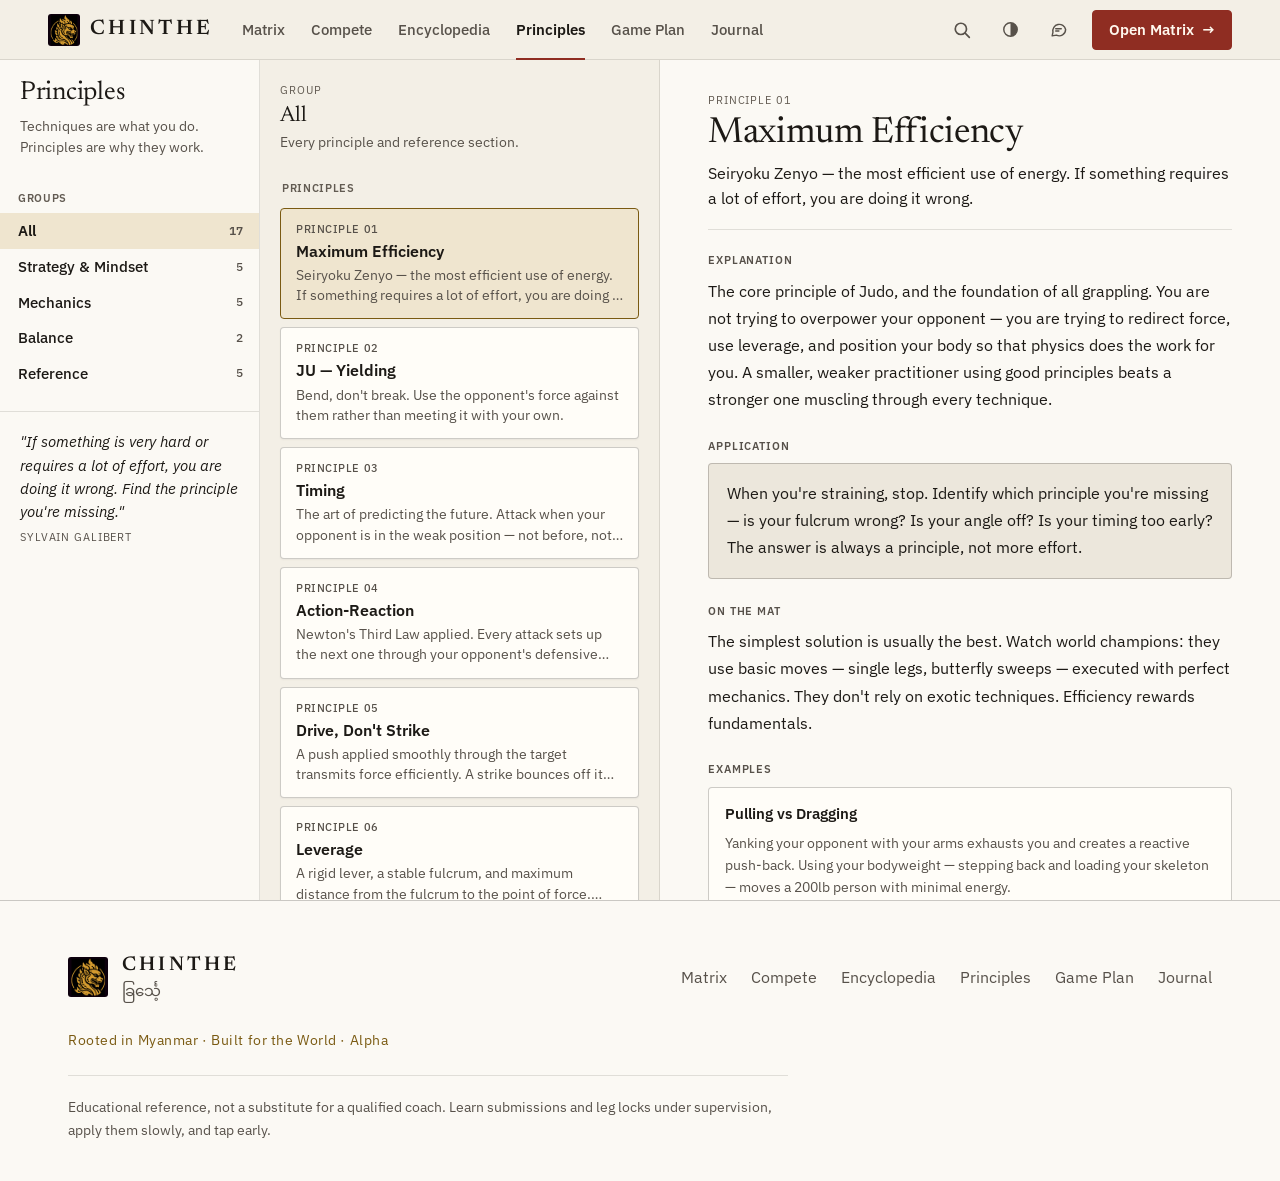
<file: principles.html>
<!DOCTYPE html>
<html lang="en">
<head>
<meta charset="UTF-8">
<script>/* theme before first paint: avoids a flash of the wrong theme */try{var t=localStorage.getItem("chinthe_theme");if(t==="light"||t==="dark")document.documentElement.setAttribute("data-theme",t);}catch(e){}</script>
<meta name="viewport" content="width=device-width, initial-scale=1.0">
<meta name="theme-color" content="#13110F" media="(prefers-color-scheme: dark)">
<meta name="theme-color" content="#F3EFE6" media="(prefers-color-scheme: light)">
<meta name="description" content="Twelve grappling principles — efficiency, leverage, kuzushi, frames and more — plus positional hierarchy with ADCC points, chess strategy, grip taxonomy and fighting distances.">
<title>Principles — CHINTHE</title>
<link rel="manifest" href="manifest.json">
<link rel="apple-touch-icon" href="icon-192.png">
<meta name="apple-mobile-web-app-title" content="CHINTHE">
<meta property="og:type" content="website">
<meta property="og:site_name" content="CHINTHE Guardian System">
<meta property="og:title" content="Principles — CHINTHE">
<meta property="og:description" content="Twelve grappling principles — efficiency, leverage, kuzushi, frames and more — plus positional hierarchy with ADCC points, chess strategy, grip taxonomy and fighting distances.">
<meta property="og:url" content="https://myintp.github.io/ChintheGuardianMatrix/principles.html">
<meta property="og:image" content="https://myintp.github.io/ChintheGuardianMatrix/icon-512.png">
<meta name="twitter:card" content="summary">
<link rel="icon" type="image/png" href="chinthe-lion.png">
<link rel="preconnect" href="https://fonts.googleapis.com">
<link rel="stylesheet" href="chinthe.css">
<link href="https://fonts.googleapis.com/css2?family=Newsreader:opsz,wght@6..72,400;6..72,500;6..72,600&family=IBM+Plex+Sans:wght@400;500;600;700&family=IBM+Plex+Mono:wght@500&family=Noto+Sans+Myanmar:wght@400;600&display=swap" rel="stylesheet">
<style>
/* Principles = shared app shell (chinthe.css §17) + reading components below. */
body{padding-bottom:0;}
.pr-intro{font-size:13.5px;line-height:1.55;color:var(--stone-dim);}
.pr-quote{font-family:var(--font-body);font-style:italic;font-size:15px;line-height:1.55;color:var(--stone);margin:0 0 12px;}
.pr-quote cite{display:block;margin-top:6px;font-family:var(--font-ui);font-style:normal;font-size:var(--text-xs);letter-spacing:.08em;text-transform:uppercase;color:var(--stone-dim);}
.pr-sources{display:flex;flex-direction:column;gap:4px;}
.pr-sources span{font-size:12.5px;color:var(--stone-dim);line-height:1.45;}
.app-nav-foot .block-label{margin-top:12px;}
@media (max-width:899px){ .app-nav-foot{display:none;} }

/* Reading column */
.panel-accent-bar{display:none;}
.panel-eyebrow{font-family:var(--font-ui);font-size:var(--text-xs);letter-spacing:0.08em;text-transform:uppercase;color:var(--label);margin-bottom:6px;}
.panel-title{font-family:var(--font-display);font-weight:400;font-size:clamp(26px,3.2vw,36px);line-height:1.05;letter-spacing: -0.01em;color:var(--stone);margin-bottom:8px;}
.panel-title br{display:none;}
.panel-tagline{font-size:16px;line-height:1.55;color:var(--stone);max-width:720px;padding-bottom:18px;margin-bottom:22px;border-bottom:1px solid var(--line);}
.panel-section{margin-bottom:24px;}
.panel-section:last-child{margin-bottom:0;}
.panel-section-label{font-family:var(--font-ui);font-weight:600;font-size:var(--text-xs);letter-spacing:0.08em;text-transform:uppercase;color:var(--stone-dim);margin-bottom:8px;}
.panel-section-text{font-size:16px;line-height:1.7;color:var(--stone);max-width:720px;}
.panel-section-text.jade{padding:16px 18px;border:1px solid var(--line-strong);border-radius:var(--radius);background:var(--surface-2);}
.panel-examples{display:grid;gap:10px;}
@container (min-width: 640px){ .panel-examples{grid-template-columns:1fr 1fr;} .pr-related{grid-template-columns:1fr 1fr 1fr;} }
.pr-sources-block{padding-top:16px;border-top:1px solid var(--line);}
.app-reading{max-width:880px;}

.panel-example{background:var(--card);border:1px solid var(--line-strong);border-radius: var(--radius);padding:14px 16px;}
.panel-example strong{display:block;font-family:var(--font-ui);font-weight:600;font-size:15px;color:var(--stone);margin-bottom:6px;}
.panel-example p{font-size:14px;line-height:1.6;color:var(--stone-dim);}

/* Reference: positional hierarchy */
.panel-hierarchy{display:flex;flex-direction:column;gap:4px;max-width:560px;}
.hier-label-row{font-family:var(--font-ui);font-size:var(--text-xs);color:var(--stone-dim);letter-spacing:.1em;text-transform:uppercase;padding:8px 2px 4px;}
.hier-row{display:flex;align-items:center;gap:14px;padding:11px 16px;border-radius: var(--radius);border:1px solid var(--line);background:var(--surface);}
.hier-row.best{background:color-mix(in srgb, var(--jade-bright) 14%, var(--surface));border-color:color-mix(in srgb, var(--jade-bright) 55%, transparent);}
.hier-row.good{background:color-mix(in srgb, var(--jade-bright) 6%, var(--surface));border-color:color-mix(in srgb, var(--jade-bright) 25%, transparent);}
.hier-row.neutral{background:var(--surface);}
.hier-row.bad{background:color-mix(in srgb, var(--danger) 6%, var(--surface));border-color:color-mix(in srgb, var(--danger) 25%, transparent);}
.hier-row.worst{background:color-mix(in srgb, var(--danger) 12%, var(--surface));border-color:color-mix(in srgb, var(--danger) 50%, transparent);}
.hier-pts{font-family:var(--font-ui);font-size:12px;font-weight:600;min-width:38px;text-align:right;}
.hier-pts.gold{color:var(--gold);} .hier-pts.jade{color:var(--jade-bright);} .hier-pts.dim{color:var(--stone-dim);} .hier-pts.red{color:var(--danger-text);}
.hier-name{font-size:14.5px;font-weight:500;flex:1;color:var(--stone);}
.hier-badge{font-family:var(--font-ui);font-size:var(--text-xs);color:var(--stone-dim);letter-spacing:.1em;text-transform:uppercase;}

/* Reference: card grids (chess, grips) */
.panel-chess-grid,.panel-grips-grid{display:grid;grid-template-columns:1fr;gap:10px;}
@media(min-width:760px){.panel-chess-grid,.panel-grips-grid{grid-template-columns:1fr 1fr;}}
.panel-chess-card,.panel-grip-card{background:var(--surface);border:1px solid var(--line);border-radius: var(--radius);padding:16px 18px;}
.panel-chess-title,.panel-grip-name{font-family:var(--font-ui);font-weight:600;font-size:16px;color:var(--stone);margin-bottom:4px;}
.panel-chess-sub,.panel-grip-use{font-family:var(--font-ui);font-size:var(--text-xs);letter-spacing:.08em;text-transform:uppercase;color:var(--label);margin-bottom:8px;}
.panel-chess-text,.panel-grip-desc{font-size:14px;line-height:1.6;color:var(--stone-dim);}

/* Reference: distances + glossary */
.panel-distances,.glossary{display:grid;gap:8px;margin:0;max-width:820px;}
.panel-dist-row,.gl-row{display:grid;grid-template-columns:180px 1fr;gap:16px;padding:12px 16px;background:var(--surface);border:1px solid var(--line);border-radius: var(--radius);}
.panel-dist-range,.gl-row dt{font-family:var(--font-ui);font-weight:600;font-size:15px;color:var(--stone);}
.panel-dist-text,.gl-row dd{margin:0;font-size:14px;line-height:1.6;color:var(--stone-dim);}
@media(max-width:760px){.panel-dist-row,.gl-row{grid-template-columns:1fr;gap:4px;}}
</style>
</head>
<body class="app-page">

<nav class="site-nav" aria-label="Main"></nav>

<div class="app-shell">
  <aside class="app-nav" aria-label="Principle groups">
    <div class="app-nav-head">
      <div class="app-eyebrow">CHINTHE Foundation</div>
      <h1 class="app-title">Principles</h1>
      <p class="pr-intro">Techniques are what you do. Principles are why they work.</p>
      <select class="app-select" id="prSelect" aria-label="Group"></select>
    </div>
    <nav class="app-nav-list" id="prGroups"></nav>
    <div class="app-nav-foot">
      <blockquote class="pr-quote">"If something is very hard or requires a lot of effort, you are doing it wrong. Find the principle you're missing."<cite>Sylvain Galibert</cite></blockquote>
    </div>
  </aside>
  <section class="app-list" aria-label="Principles in this group">
    <div class="list-head">
      <div class="app-eyebrow" id="prListEyebrow">Group</div>
      <div class="list-head-title" id="prListTitle">All</div>
      <p class="list-head-sub" id="prListSub"></p>
    </div>
    <div class="list-stack" id="prList"></div>
  </section>
  <main class="app-detail" id="mdPanel">
    <article class="app-reading" id="mdContent"></article>
  </main>
</div>

<script>
const PRINCIPLES = [
  {
    id:"efficiency", accent:"efficiency", num:"01",
    name:"Maximum Efficiency",
    tagline:"Seiryoku Zenyo — the most efficient use of energy. If something requires a lot of effort, you are doing it wrong.",
    overview:"The core principle of Judo, and the foundation of all grappling. You are not trying to overpower your opponent — you are trying to redirect force, use leverage, and position your body so that physics does the work for you. A smaller, weaker practitioner using good principles beats a stronger one muscling through every technique.",
    applications:"When you're straining, stop. Identify which principle you're missing — is your fulcrum wrong? Is your angle off? Is your timing too early? The answer is always a principle, not more effort.",
    mat:"The simplest solution is usually the best. Watch world champions: they use basic moves — single legs, butterfly sweeps — executed with perfect mechanics. They don't rely on exotic techniques. Efficiency rewards fundamentals.",
    examples:[
      {title:"Pulling vs Dragging", text:"Yanking your opponent with your arms exhausts you and creates a reactive push-back. Using your bodyweight — stepping back and loading your skeleton — moves a 200lb person with minimal energy."},
      {title:"The Door Test", text:"Punch a door and it barely moves. Push the door gently from the handle and it swings wide. Strikes waste energy in vibration; smooth drives transfer it efficiently. The same force applied correctly is 10x more effective."}
    ]
  },
  {
    id:"ju", accent:"ju", num:"02",
    name:"JU — Yielding",
    tagline:"Bend, don't break. Use the opponent's force against them rather than meeting it with your own.",
    overview:"JU (柔) is what gives Judo and Jiu-Jitsu their names. It is not passivity — it is the skill of redirecting force. When your opponent pushes, you pull. When they pull, you push. You are combining your force with theirs so that the total force opposing them is their own strength plus yours.",
    applications:"You have 10 units of strength. Your opponent has 20. If you resist their force directly, you lose. If you yield and redirect, you now have 30 units of force working in your direction — their 20 plus your 10.",
    mat:"When they stack you in the triangle, don't fight the stack — roll with it and take the back. When they posture up in your guard, use their momentum to set the armbar. The resistance you're fighting is usually the fuel for your next attack.",
    examples:[
      {title:"The Stack Escape", text:"Your opponent stacks you to defend the triangle. If you resist, they break the angle. If you roll with the stack, their own momentum carries them past and you land on their back."},
      {title:"Toreando Counter", text:"They push your legs sideways to pass. Pull in the same direction, amplifying their force. They fall through past the guard faster than they expected — you follow and take the position."}
    ]
  },
  {
    id:"timing", accent:"timing", num:"03",
    name:"Timing",
    tagline:"The art of predicting the future. Attack when your opponent is in the weak position — not before, not after.",
    overview:"Timing is not reaction speed. It is prediction. The athlete who reacts to what they see is always half a second late. The athlete who predicts what will happen — based on pattern recognition, causation, and opponent tendencies — attacks when the window opens, not after it appears.",
    applications:"Four conditions must be true simultaneously: your opponent is in the weak position you anticipated, you are in the right place, your body is in the right position, and you know the technique. The first three are timing. The fourth is drilling.",
    mat:"Create timing through set-ups (causation): make your opponent react in a predictable way, then have your counter pre-loaded. The classic: feint the armbar, they clasp — you already have the triangle grip. You didn't react to the clasp. You created it.",
    examples:[
      {title:"The Butterfly Elevator", text:"You don't just lift when you feel like it. You wait for their weight to shift to one hip — that's when the hook connects with no resistance. Attack at the wrong time and the sweep dies."},
      {title:"Hip Bump Timing", text:"The hip bump works when they posture up and sit back — their weight comes onto their heels. That posture is the signal. Bump while they lean into you and you get absorbed."}
    ]
  },
  {
    id:"reaction", accent:"reaction", num:"04",
    name:"Action-Reaction",
    tagline:"Newton's Third Law applied. Every attack sets up the next one through your opponent's defensive response.",
    overview:"Every action you take causes a reaction from your opponent. If you understand what that reaction will be before you attack, you can prepare the counter to their counter. This is how chains are built: attack A creates reaction X, which opens attack B, which creates reaction Y, which opens attack C.",
    applications:"Stop thinking of a failed attack as a wasted effort. The failed armbar that creates a triangle. The stuffed guillotine that opens the back take. The push that triggers the pull you're waiting to throw. Every attack is a probe — and the response tells you what comes next.",
    mat:"Do not persist in an attack past the point where it's beating the defence. Switch directions — ride their reaction into the next position. Read how they escaped the first attack — the escape usually tells you where the next one is.",
    examples:[
      {title:"Armbar to Triangle", text:"They clasp hands to defend the armbar. That clasp is the triangle setup. Their defensive hand-fighting hands them the second leg entry. Don't fight the clasp — use it."},
      {title:"Push-Pull Setup", text:"You push them backward. They push back into you. At that moment of their push-back, you pull hard in that direction and launch the throw — their 20 units of force plus your 10 equals an unstoppable entry."}
    ]
  },
  {
    id:"drive", accent:"drive", num:"05",
    name:"Drive, Don't Strike",
    tagline:"A push applied smoothly through the target transmits force efficiently. A strike bounces off it and loses much of that force.",
    overview:"A powerful jerk or yank causes an equal and opposite reaction — which is exactly what you don't want when trying to sweep or throw someone. The force you want moving your opponent is the sustained drive, not the impact. Establish contact, remove the slack, and drive smoothly in the direction you want them to go.",
    applications:"Remove all slack from your grips before applying force. A loose gi yanked to full tension creates a jerk reaction — the energy spikes, bounces back, and your opponent is actually harder to move. Tighten the grip, maintain connection, then drive.",
    mat:"Foot sweeps fail when kicked. They succeed when you drive the leg in the direction it's already going, combining your force with their momentum. The same mechanical difference applies to every passing technique, takedown, and submission.",
    examples:[
      {title:"Foot Sweep Mechanics", text:"Kicking a leg creates vibration and pain — but the leg bounces back. Establishing contact with the foot and driving it in the direction it naturally moves sweeps the leg cleanly with a fraction of the force."},
      {title:"Guard Pass Drive", text:"Jerking your opponent's legs aside telegraphs and creates a reactive push-back. Loading your weight steadily onto their knees then shifting direction 90 degrees overwhelms their resistance in under a second."}
    ]
  },
  {
    id:"leverage", accent:"leverage", num:"06",
    name:"Leverage",
    tagline:"A rigid lever, a stable fulcrum, and maximum distance from the fulcrum to the point of force. Every joint in the body is a potential fulcrum.",
    overview:"Leverage is the physics of every joint lock, throw, and control position. You have a lever (a rigid object), a fulcrum (a stable pivot point), and a load (what you want to move). The further your force is applied from the fulcrum, the more mechanical advantage you generate — but the slower the movement.",
    applications:"Two variables: distance from fulcrum (strength vs. speed trade-off) and rigidity of the lever. A bent arm gives you less leverage than a straight arm. A relaxed opponent is harder to throw because their body absorbs force like a wet noodle rather than transmitting it. Tighten them up, then leverage them.",
    mat:"The armbar: your hips are the fulcrum, their elbow is where you apply the force, and you grip their wrist. Gripping their forearm reduces leverage dramatically. Gripping their hand maximises it. Two inches in the wrong direction makes the submission mediocre.",
    examples:[
      {title:"Armbar Fulcrum", text:"Hips below the elbow = maximum leverage on the joint. Hips above or beside it = minimal leverage. This is why positioning before the leg swing is mandatory — and why a hip-high armbar without proper alignment fails against any resistance."},
      {title:"Double Leg Takedown", text:"Your arms hook behind their legs (fulcrum). Your head drives into their hip (the lever, at maximum distance from the fulcrum). Driving with your head rather than your shoulder lengthens the lever — often the difference between driving through and being stuffed."}
    ]
  },
  {
    id:"weight", accent:"weight", num:"07",
    name:"Weight Over Muscle",
    tagline:"Use your skeleton and gravity to move your opponent, not your arm muscles. Muscles fatigue; weight doesn't.",
    overview:"The single greatest efficiency improvement available to any grappler. When you drag someone with your arms, you're doing isolated muscle contractions against their full body weight. When you use your skeleton and gravity, you're loading your structural weight against theirs — and weight doesn't exhaust.",
    applications:"Remove the slack, establish connection, then shift your bodyweight rather than pulling with your arms. Your hips, shoulders, and bodyweight generate the movement. Your arms are just the conduit — they transmit force, they don't generate it.",
    mat:"This is what Rickson Gracie calls 'invisible jiu-jitsu'. Observers see the same grips as everyone else, but can't stop the movement because it isn't muscular — it's weight and structure. Your training partners will complain that you're 'too strong' when you haven't tensed a muscle.",
    examples:[
      {title:"Weight Drag Drill", text:"Two athletes same size, Judo grip. First: drag with arms. Second: keep arms slightly bent, remove slack, step back and shift bodyweight onto back leg. The second person moves the partner across the mat with a fraction of the effort."},
      {title:"Side Control Weight", text:"Holding side control with your arms against a squirming opponent exhausts you fast. Drop your whole weight through your shoulder, flatten your hips, and make your opponent carry you. They fatigue; you rest."}
    ]
  },
  {
    id:"angles", accent:"angles", num:"08",
    name:"Angles and Force Vectors",
    tagline:"100% of a poorly angled force is wasted. Apply force in the exact direction you want movement to occur.",
    overview:"A force vector has a direction and a magnitude. If your direction is wrong, no amount of magnitude will produce the result you want. Pushing perpendicular to a leg moves it. Pushing along the length of the bone does nothing — the bone takes the load. This applies to every guard pass, throw, and submission.",
    applications:"Before applying force, ask: 'In what direction do I need this body part to move?' Then ensure your force is aligned with that direction. Force off-axis is lost fast: 30 degrees off costs about 13%, 60 degrees costs half, and 90 degrees wastes all of it.",
    mat:"The toreando pass depends entirely on angle: redirect the legs sideways (perpendicular to their body axis), simultaneously step perpendicular to that redirect. The angle is the technique. The grip and the footwork are just the delivery mechanism.",
    examples:[
      {title:"Toreando Angle", text:"Loading weight onto both knees = zero movement, the bones take it. Instantly shifting that weight 90 degrees sideways = the guard collapses. Changing direction rather than adding force is what makes the pass work."},
      {title:"Heel Hook Rotation", text:"Pulling the heel straight toward you = straight ankle lock (wrong direction for the heel hook damage). Rotating the heel away from their hip = inside heel hook (correct direction). The submission is entirely about force direction, not magnitude."}
    ]
  },
  {
    id:"balance", accent:"balance", num:"09",
    name:"Balance and Base",
    tagline:"When your center of gravity is above your base, you are at maximum strength. Move it to the edge and you can be thrown with no effort.",
    overview:"Every person in balance is maximally resistant to being thrown. The only way to throw a balanced opponent is to first break their balance — to move their center of gravity to the edge of or outside their base. This is Kuzushi. Without it, a throw requires overpowering the opponent physically. With it, the opponent almost throws themselves.",
    applications:"Your base changes with your stance. A wide base is stable side-to-side but vulnerable front-to-back. A narrow base is vulnerable in all directions but allows more mobility. Understand where your base ends in every position.",
    mat:"Shutting down your opponent's base is the primary goal on top. On bottom, maintaining your base is survival. Every sweep is an attack on the opponent's center of gravity relative to their base. Every guard pass is an attempt to control the base until the guard collapses.",
    examples:[
      {title:"Kuzushi First", text:"Trying to hip-throw a balanced opponent requires you to physically lift them. Moving their center of gravity to the edge of their base first means the throw moves an empty shell — they have no resistance to give. Two very different problems."},
      {title:"The 5-inch Rule", text:"Attacking perpendicular to the base only requires moving the center of gravity 5 inches (half the foot length) to break balance. Attacking side-to-side requires moving it much further. Throw from perpendicular by default."}
    ]
  },
  {
    id:"kuzushi", accent:"kuzushi", num:"10",
    name:"Kuzushi",
    tagline:"Breaking balance. Move the center of gravity to the edge of the base — subtle enough they don't notice, far enough they can't resist.",
    overview:"Kuzushi is NOT throwing your opponent completely off balance — they will just step to recover. It is bringing their center of gravity to the exact edge of their base: far enough that they lose power, close enough that they haven't yet realized they need to step. In that precise moment, the throw happens.",
    applications:"Eight directions of Kuzushi: forward, forward-right, right, backward-right, backward, backward-left, left, forward-left. Every throw targets one of these 8 directions. Your set-up creates the imbalance; your throw uses the moment of imbalance.",
    mat:"Don't over-extend the kuzushi. If you pull your opponent so far off balance that they feel it coming, they'll step. The goal is barely-noticeable imbalance at exactly the moment of the throw. Subtle off-balance beats dramatic off-balance because it gives them no time to respond.",
    examples:[
      {title:"The Edge, Not the Fall", text:"Your opponent feels the throw coming and steps to prevent it. That means your kuzushi was too much — you gave them time to recover their base. Reduce the initial imbalance and attack earlier in the movement."},
      {title:"Attacks from the Perpendicular", text:"Stand perpendicular to your opponent's base. You only need to move their center 5 inches to break balance. Stand parallel and you need 10–14 inches. Half the work, same result."}
    ]
  },
  {
    id:"position", accent:"position", num:"11",
    name:"Position Before Submission",
    tagline:"A dominant position gives you many submissions. An inferior position gives you few and bad ones. Get to the position first.",
    overview:"Submissions attempted from bad positions have a low completion rate and often cost you the position entirely. The same submission from a dominant position is nearly unstoppable. The hierarchy matters: earn the position, then execute the submission — not the other way around.",
    applications:"Two allowed exceptions: (1) Leg locks, which are often best entered from neutral or scrambled positions. (2) Phase 1 of ADCC (no-points half), where a failed attempt costs nothing on the scoreboard — use this window to hunt submissions aggressively.",
    mat:"If you're trapped in a bad position, improve the position before attacking. Trying to armbar from under side control when you haven't established any frame or underhook is wasting both the submission and the energy you need to escape.",
    examples:[
      {title:"The 80/20 Rule", text:"You get 80% of your results from 20% of your techniques. Learn the high-percentage submissions from each position first. The armbar, triangle, and RNC are that 20%. The flying armbar is not."},
      {title:"The Kesting Principle", text:"'BJJ starts making sense, and sparring becomes fun, when you have a couple of offensive and defensive options from each of the 6 primary positions.' Position fluency precedes submission fluency."}
    ]
  },
  {
    id:"frames", accent:"frames", num:"12",
    name:"Frames",
    tagline:"A frame is a structure that creates and holds space between you and your opponent. Without frames, escapes are impossible.",
    overview:"Frames are the defensive architecture of BJJ. Any time you are in a bad position, your first action is to establish a frame — a rigid structure (forearm, knee, hand on hip) that holds the opponent's weight away from you and creates space for your escape. Frames are not pushes: they are load-bearing structures.",
    applications:"Frame early — before they settle weight. A frame against moving weight is exponentially easier than a frame against settled weight. This is why hip escaping the moment someone passes is critical — the window to establish a frame is the 2 seconds before they consolidate the pin.",
    mat:"Frame to the hip bone, not the chest. A frame on the chest collapses because you're pushing against a mobile torso. A frame on the hip bone pushes against a joint that transfers directly to their base — they have to choose between adjusting their weight or losing position.",
    examples:[
      {title:"Early Frame Principle", text:"Forearm across the hip before their knee clears your leg prevents the pass. Forearm across the shoulder after they've settled in side control barely slows them down. Same frame, completely different effectiveness based on timing."},
      {title:"Arm Frame Weakness", text:"A straight arm push against a heavy opponent collapses under their weight. Bent arm frames (forearm perpendicular to their movement) hold under load because the skeleton — not the muscle — is taking the force."}
    ]
  }
];

// One brand accent for every principle and reference section (was a
// different rainbow gradient per item).
const BRAND_ACCENT = 'var(--gold)';

const REF_SECTIONS = [
  {id:'hierarchy', num:'REF·01', name:'Positional Hierarchy'},
  {id:'chess',     num:'REF·02', name:'Chess Principles'},
  {id:'grips',     num:'REF·03', name:'Grip Taxonomy'},
  {id:'distances', num:'REF·04', name:'Fighting Distances'},
  {id:'glossary',  num:'REF·05', name:'Glossary'},
];

// Groups for the WHERE panel. Principles are grouped by what they govern.
const PR_GROUPS = [
  { id:'all',       name:'All',                 sub:'Every principle and reference section.', ids:null },
  { id:'strategy',  name:'Strategy & Mindset',  sub:'How to think: efficiency, yielding, timing, reactions, position first.', ids:['efficiency','ju','timing','reaction','position'] },
  { id:'mechanics', name:'Mechanics',           sub:'How force works on a body: drive, leverage, weight, angles, frames.', ids:['drive','leverage','weight','angles','frames'] },
  { id:'balance',   name:'Balance',             sub:'Base and kuzushi — creating and denying off-balance.', ids:['balance','kuzushi'] },
  { id:'reference', name:'Reference',           sub:'Hierarchy, chess strategy, grips, distances and the glossary.', ids:['hierarchy','chess','grips','distances','glossary'] }
];
let prGroup = 'all', prCurrent = null;
const ITEM = id => {
  const p = PRINCIPLES.find(x => x.id === id);
  if (p) return { id, num: p.num, name: p.name, sub: p.tagline, kind: 'Principle ' + p.num };
  const r = REF_SECTIONS.find(x => x.id === id);
  return r ? { id, num: r.num.replace('REF·', 'R'), name: r.name, sub: REF_SUB[id] || '', kind: 'Reference' } : null;
};
const REF_SUB = {
  hierarchy: 'Positions ranked by value, with ADCC points.',
  chess: 'Chess tactics that describe grappling chains.',
  grips: 'Which grip to use, and why.',
  distances: 'Every technique has a range.',
  glossary: 'The terms used across the site, in plain language.'
};
function groupIds(g){ return g.ids || PRINCIPLES.map(p => p.id).concat(REF_SECTIONS.map(r => r.id)); }
function renderGroups(){
  const nav = document.getElementById('prGroups');
  nav.innerHTML = '<div class="app-nav-group">Groups</div>' + PR_GROUPS.map(g =>
    '<button type="button" class="app-nav-item' + (g.id === prGroup ? ' active' : '') + '" data-group="' + g.id + '" aria-current="' + (g.id === prGroup) + '"><span>' + g.name + '</span><span class="app-nav-count">' + groupIds(g).length + '</span></button>').join('');
  const sel = document.getElementById('prSelect');
  sel.innerHTML = PR_GROUPS.map(g => '<option value="' + g.id + '">' + g.name + ' (' + groupIds(g).length + ')</option>').join('');
  sel.value = prGroup;
}
function renderList(){
  const g = PR_GROUPS.find(x => x.id === prGroup);
  document.getElementById('prListEyebrow').textContent = 'Group';
  document.getElementById('prListTitle').textContent = g.name;
  document.getElementById('prListSub').textContent = g.sub;
  const ids = groupIds(g);
  let html = '', lastKind = null;
  ids.forEach(id => {
    const it = ITEM(id); if (!it) return;
    const kind = it.kind.startsWith('Principle') ? 'Principles' : 'Reference';
    if (prGroup === 'all' && kind !== lastKind){ lastKind = kind; html += '<div class="list-group-label">' + kind + '</div>'; }
    html += '<button type="button" class="list-card' + (id === prCurrent ? ' active' : '') + '" id="si-' + id + '" data-id="' + id + '" aria-current="' + (id === prCurrent) + '">' +
      '<span class="list-card-meta"><span>' + it.kind + '</span></span>' +
      '<span class="list-card-title">' + it.name + '</span>' +
      '<span class="list-card-sub">' + it.sub + '</span></button>';
  });
  document.getElementById('prList').innerHTML = html;
}
function setGroup(id){
  prGroup = id;
  renderGroups(); renderList();
  const ids = groupIds(PR_GROUPS.find(x => x.id === id));
  if (!ids.includes(prCurrent)) show(ids[0]);
}
function init(){
  document.getElementById('prGroups').addEventListener('click', e => { const b = e.target.closest('[data-group]'); if (b) setGroup(b.dataset.group); });
  document.getElementById('prSelect').addEventListener('change', e => setGroup(e.target.value));
  document.getElementById('prList').addEventListener('click', e => {
    const b = e.target.closest('[data-id]'); if (!b) return;
    show(b.dataset.id);
    if (window.innerWidth < 1100) document.getElementById('mdPanel').scrollIntoView({behavior: 'smooth', block: 'start'});
  });
  renderGroups();
  show(PRINCIPLES[0].id, {noHash:true});
}
function show(id, opts){
  if (!ITEM(id)) return;
  // keep the group if it contains the item; otherwise switch to the item's group
  const g = PR_GROUPS.find(x => x.id === prGroup);
  if (!groupIds(g).includes(id)) { prGroup = (PR_GROUPS.find(x => x.ids && x.ids.includes(id)) || PR_GROUPS[0]).id; renderGroups(); }
  prCurrent = id;
  renderList();
  if (PRINCIPLES.some(p => p.id === id)) showPrinciple(id); else showSection(id);
  if (!(opts && opts.noHash)) history.replaceState(null, '', '#' + id);
}
function setActive(id){
  document.querySelectorAll('#prList .list-card').forEach(el => {
    const on = el.dataset.id === id;
    el.classList.toggle('active', on);
    el.setAttribute('aria-current', on ? 'true' : 'false');
    if (on) el.scrollIntoView({block:'nearest'});
  });
}
function render(html){
  document.getElementById('mdContent').innerHTML = html;
  document.getElementById('mdPanel').scrollTop = 0;
}
const RELATED = {"efficiency":[["fluid_efficiency","Fluid Technique — Efficiency Over Power"],["hip_movement","Hip Movement"],["kuzushi_application","Kuzushi in Passing"]],"ju":[["tomoe_nage","Tomoe-Nage"],["chain_attacks","The Attack Chain"],["action_reaction_entries","Set-Up and Reaction Entries"]],"timing":[["butterfly_sweep","Butterfly Elevator Sweep"],["hip_bump","Hip Bump Sweep"],["ko_uchi_gari","Ko-Uchi-Gari"]],"reaction":[["action_reaction_entries","Set-Up and Reaction Entries"],["chain_attacks","The Attack Chain"],["armbar","Armbar"]],"drive":[["o_soto_gari","O-Soto-Gari"],["knee_slice","Knee Slice"],["over_under","Over-Under Pass"]],"leverage":[["armbar","Armbar"],["kimura","Kimura"],["double_leg","Double Leg"]],"weight":[["side_control","Side Control"],["kesa_gatame","Kesa-Gatame"],["smash_pass","Smash Pass"]],"angles":[["torreando","Torreando Pass"],["knee_slice","Knee Slice"],["heel_hook_inside","Inside Heel Hook"]],"balance":[["kuzushi_application","Kuzushi in Passing"],["harai_goshi","Harai-Goshi"],["sprawl","Sprawl Defence"]],"kuzushi":[["kumi_kata","Kumi-Kata (Grip Fighting)"],["o_soto_gari","O-Soto-Gari"],["uchi_mata","Uchi-Mata"]],"position":[["back_control","Back Control"],["mount","Mount"],["chain_attacks","The Attack Chain"]],"frames":[["side_control_escape","Side Control Escape"],["mount_escape","Mount Escape"],["guard_retention","Guard Retention"]],"hierarchy":[["back_control","Back Control"],["mount","Mount"],["adcc_match_strategy","ADCC Match Strategy"]],"chess":[["chain_attacks","The Attack Chain"],["action_reaction_entries","Set-Up and Reaction Entries"]],"grips":[["kumi_kata","Kumi-Kata (Grip Fighting)"],["hand_fighting","Hand Fighting & Ties"],["rnc","Rear Naked Choke"]],"distances":[["clinch_entry","Standup Entry to Clinch"],["hand_fighting","Hand Fighting & Ties"],["wrestling_shot","Wrestling Shot"]],"glossary":[]};
const SOURCES = ["Galibert — Principles of Martial Arts", "Galibert — Chess Principles for Martial Arts", "Kesting — A Roadmap for BJJ", "Kesting — Unblocking BJJ"];
function extrasHTML(id, examplesHtml){
  const rel = RELATED[id] || [];
  return (examplesHtml ? '<div class="panel-section"><div class="panel-section-label">Examples</div><div class="panel-examples">' + examplesHtml + '</div></div>' : '') +
    (rel.length ? '<div class="panel-section"><div class="panel-section-label">See it in technique</div><div class="aside-list pr-related">' +
      rel.map(([k, name]) => '<a class="aside-link" href="knowledge.html#' + k + '">' + name + '</a>').join('') + '</div></div>' : '') +
    '<div class="panel-section pr-sources-block"><div class="panel-section-label">Sources</div><p class="aside-text">' + SOURCES.join(' · ') + '</p></div>';
}
function showPrinciple(id){
  const p = PRINCIPLES.find(x => x.id === id);
  if(!p) return;
  setActive(id);
  const exHtml = (p.examples||[]).map(e =>
    '<div class="panel-example"><strong>' + e.title + '</strong><p>' + e.text + '</p></div>'
  ).join('');
  render(
    '<div class="panel-eyebrow">Principle ' + p.num + '</div>' +
    '<h2 class="panel-title">' + p.name + '</h2>' +
    '<p class="panel-tagline">' + p.tagline + '</p>' +
    '<div class="panel-section"><div class="panel-section-label">Explanation</div><p class="panel-section-text">' + p.overview + '</p></div>' +
    (p.applications ? '<div class="panel-section"><div class="panel-section-label">Application</div><p class="panel-section-text jade">' + p.applications + '</p></div>' : '') +
    (p.mat ? '<div class="panel-section"><div class="panel-section-label">On the Mat</div><p class="panel-section-text">' + p.mat + '</p></div>' : '') +
    extrasHTML(id, exHtml));
}
function showSection(id){
  setActive(id);
  const renders = {hierarchy:renderHierarchy, chess:renderChess, grips:renderGrips, distances:renderDistances, glossary:renderGlossary};
  const fn = renders[id];
  if(fn) render(fn() + extrasHTML(id, ''));
}

function renderHierarchy(){
  return '<div class="panel-accent-bar" style="background:' + BRAND_ACCENT + '"></div>' +
    '<div class="panel-eyebrow">Reference · Strategic Foundation</div>' +
    '<h2 class="panel-title">Positional<br>Hierarchy</h2>' +
    '<p class="panel-tagline">BJJ has one strategic spine: get to a better position first. ADCC point values shown.</p>' +
    '<div class="panel-section"><div class="panel-section-label">Position Ranking</div>' +
    '<div class="panel-hierarchy">' +
      '<div class="hier-label-row">← You have these positions</div>' +
      '<div class="hier-row best"><span class="hier-pts gold">+3</span><span class="hier-name">Rear Mount / Back Control</span><span class="hier-badge">Best</span></div>' +
      '<div class="hier-row good"><span class="hier-pts jade">+3</span><span class="hier-name">Guard Pass (completed)</span></div>' +
      '<div class="hier-row good"><span class="hier-pts jade">+2</span><span class="hier-name">Mount</span></div>' +
      '<div class="hier-row good"><span class="hier-pts jade">+2</span><span class="hier-name">Knee on Belly</span></div>' +
      '<div class="hier-row good"><span class="hier-pts jade">+4</span><span class="hier-name">Clean Sweep (ends past guard)</span></div>' +
      '<div class="hier-row good"><span class="hier-pts jade">+2</span><span class="hier-name">Sweep (ends in guard)</span></div>' +
      '<div class="hier-row good"><span class="hier-pts jade">+4</span><span class="hier-name">Clean Takedown (past guard)</span></div>' +
      '<div class="hier-row good"><span class="hier-pts jade">+2</span><span class="hier-name">Standard Takedown</span></div>' +
      '<div class="hier-row neutral"><span class="hier-pts dim">0</span><span class="hier-name">Side Control (unpinned)</span></div>' +
      '<div class="hier-row neutral"><span class="hier-pts dim">0</span><span class="hier-name">Neutral / Standing</span></div>' +
      '<div class="hier-row neutral"><span class="hier-pts dim">0</span><span class="hier-name">Guard (your guard)</span><span class="hier-badge">Neutral</span></div>' +
      '<div class="hier-label-row">← Opponent has these positions</div>' +
      '<div class="hier-row bad"><span class="hier-pts red">−1</span><span class="hier-name">Guard Pull (defensive)</span></div>' +
      '<div class="hier-row bad"><span class="hier-pts red">−2</span><span class="hier-name">Mount conceded</span></div>' +
      '<div class="hier-row bad"><span class="hier-pts red">−3</span><span class="hier-name">Guard passed against you</span></div>' +
      '<div class="hier-row worst"><span class="hier-pts red">−3</span><span class="hier-name">Back taken against you</span><span class="hier-badge">Worst</span></div>' +
    '</div>' +
    '<p style="font-size:13px;color:var(--stone-dim);margin-top:16px;line-height:1.6;">Source: Kesting, <em>Roadmap for BJJ</em>. Modified for ADCC no-gi ruleset — submissions only in first half; points activate in second half.</p>' +
    '</div>';
}

function renderChess(){
  const cards = [
    {title:'The Fork', chess:'Chess: Attack two pieces at once', text:'Attack two submission threats simultaneously. The armbar-triangle chain is the classic fork — your armbar defence is my triangle setup. Your opponent cannot cover both. This is why chains beat isolated attacks.'},
    {title:'The Pin', chess:'Chess: Lock a piece in place', text:"A pin is positional control that forces your opponent to carry your weight or concede position. Side control, mount, knee-on-belly — you aren't just stopping movement, you're forcing them to spend energy holding a bad position."},
    {title:'Remove the Defender', chess:"Chess: Take the piece protecting the king", text:"Every escape has a defending limb. The cross-face removes the underhook. The whizzer removes the back-take. Identify what is defending the position you want — and remove it before attacking."},
    {title:'Control the Center', chess:'Chess: Dominate from the middle', text:"In grappling, the center is your opponent's hips and spine. Whoever controls the hips controls the match. This is why hip escapes are the most important defensive movement in BJJ."},
    {title:'Overworked', chess:'Chess: Force a piece to defend two threats', text:"The arm defending the choke can't also defend the armbar. Chain your attacks to create overloaded defenders. Create a problem in one area to open a solution somewhere else."},
    {title:'Remove Escape Routes', chess:"Chess: Cut off the king's flight squares", text:'Before finishing a submission, block every exit. For RNC: second hook before the arm threads. For heel hook: perpendicular hip angle before the cup. An escape route left open is a submission lost.'},
    {title:'Preparatory Moves', chess:'Chess: Set up the combination first', text:'The grip fight before the throw. The posture break before the submission. Most successful techniques are invisible — they were set up three moves earlier. Create the conditions before the technique.'},
    {title:'A Man with a Plan', chess:'Chess: Know your next three moves', text:'If defended, go to Y. If Y is defended, go to Z. Every attack should have a pre-decided secondary outcome. Armbar → triangle → back take. Plan your chain before you start it.'},
  ];
  return '<div class="panel-accent-bar" style="background:' + BRAND_ACCENT + '"></div>' +
    '<div class="panel-eyebrow">Reference · Strategic Thinking</div>' +
    '<h2 class="panel-title">Chess Principles<br>Applied to Grappling</h2>' +
    '<p class="panel-tagline">Chess and grappling share the same decision architecture. The tactics that win at chess describe what happens in elite grappling chains.</p>' +
    '<div class="panel-section"><div class="panel-chess-grid">' +
    cards.map(c =>
      '<div class="panel-chess-card"><div class="panel-chess-title">' + c.title + '</div>' +
      '<div class="panel-chess-sub">' + c.chess + '</div>' +
      '<p class="panel-chess-text">' + c.text + '</p></div>'
    ).join('') +
    '</div></div>';
}

function renderGrips(){
  const grips = [
    {name:'Gable Grip', use:'Clinch control, bodylock, pummelling', desc:'Palm to palm, hands clasped, fingers together — not interlaced. Highest overall strength. Go-to for clinch control, bodylock passes, and any grip where you need maximum structural integrity.'},
    {name:'S-Grip', use:'Armbar isolation, kimura setup', desc:'Each hand hooks the other in an S-shape. Allows rotation. Standard for armbar isolation from mount. Weaker than gable under direct pull.'},
    {name:'Figure-Four / Kimura', use:'Kimura, omoplata, guillotine variants', desc:'One hand grips the wrist; the other arm threads over and grabs its own wrist. Creates a locked triangle of force that transmits enormous shoulder pressure with minimal grip strength.'},
    {name:'Three-Finger Grip', use:'Gi only — collar and lapel control', desc:'Middle three fingers inserted deep in the collar. Maximises choking pressure. Not for pulling — only for applying rotational choking force.'},
    {name:'Ball and Socket', use:'Seatbelt, body lock, rear clinch', desc:"One hand makes a fist and the other cups it. Quick to form and hard to break — a common grip for the seatbelt and body locks."},
    {name:'RNC Grip', use:'Rear naked choke, bow-and-arrow entry', desc:'Choking arm under the chin, bicep seals one carotid, free hand cups back of the head. Pull elbows together and arch — do not just squeeze. Squeezing alone rarely finishes at competition level.'},
    {name:'Heel Cup', use:'Inside/outside heel hook, ashi-garami', desc:'Palm against the back of the heel (inside), or outside of heel (outside). The cup direction determines rotation direction. No substitute exists — no cup means a straight ankle lock.'},
    {name:'Interlaced Fingers', use:'What not to do', desc:'Fingers laced together. It is the weakest clasp and your fingers can be bent back when they pull free. Use a gable, S-grip or ball-and-socket instead.'},
  ];
  return '<div class="panel-accent-bar" style="background:' + BRAND_ACCENT + '"></div>' +
    '<div class="panel-eyebrow">Reference · Technical Detail</div>' +
    '<h2 class="panel-title">Grip Taxonomy</h2>' +
    '<p class="panel-tagline">The grip you choose determines force transmission, endurance, and which techniques it enables. From Galibert\'s mechanical analysis.</p>' +
    '<div class="panel-section"><div class="panel-grips-grid">' +
    grips.map(g =>
      '<div class="panel-grip-card"><div class="panel-grip-name">' + g.name + '</div>' +
      '<div class="panel-grip-use">' + g.use + '</div>' +
      '<p class="panel-grip-desc">' + g.desc + '</p></div>'
    ).join('') +
    '</div></div>';
}

function renderDistances(){
  const distances = [
    {range:'Out of Range', text:'Neither athlete can attack. Use this range for observation: stance, weight distribution, movement patterns. Where is their weight? Are they circling? This tells you which entries will be available when you close distance.'},
    {range:'Kicking Range', text:"Single strikes. For grapplers: the range you pass through quickly. Don't linger here — no takedown grip, no clinch, and you're fully exposed to strikes. Enter or exit, don't idle."},
    {range:'Clinch Range', text:'Grip fighting, collar ties, underhook battles. Your first grappling range — where wrestling shots and judo throws live. Everything starts here. Establish your grip before committing to an entry.'},
    {range:'Takedown Range', text:'Penetration step distance. Close enough to shoot or throw. Kuzushi happens here — break the balance before the technique. The fastest path from neutral to back control runs through this range.'},
    {range:'Grappling Range', text:'Ground work, guard passing, submissions. The arena where BJJ dominates. Whoever manages the transition from clinch to ground on their terms controls what happens next.'},
  ];
  return '<div class="panel-accent-bar" style="background:' + BRAND_ACCENT + '"></div>' +
    '<div class="panel-eyebrow">Reference · Range Management</div>' +
    '<h2 class="panel-title">Fighting Distances</h2>' +
    '<p class="panel-tagline">Every technique has a range. Managing distance — entering and exiting at the right time — is as important as the technique itself.</p>' +
    '<div class="panel-section"><div class="panel-distances">' +
    distances.map(d =>
      '<div class="panel-dist-row"><span class="panel-dist-range">' + d.range + '</span><span class="panel-dist-text">' + d.text + '</span></div>'
    ).join('') +
    '</div></div>';
}

// Plain-language definitions of the terms used across the site.
const GLOSSARY = [
 {
  "t": "2-on-1",
  "d": "Both your hands controlling one of their arms (wrist and above the elbow). Feeds the arm drag and the single leg."
 },
 {
  "t": "50/50",
  "d": "Symmetrical leg entanglement: each athlete has the same inside leg position on the other. Both can attack the heel."
 },
 {
  "t": "Ashi-garami",
  "d": "The family of leg entanglements used to control a leg and attack it — inside ashi, outside ashi, saddle, 50/50."
 },
 {
  "t": "Base",
  "d": "Your stable support — feet, knees, hands and hips spread to resist being swept or rolled."
 },
 {
  "t": "Body triangle",
  "d": "Legs locked in a figure-four around the torso from back control. Tighter than hooks; check how your ruleset scores it."
 },
 {
  "t": "Bridge",
  "d": "Driving the hips up from your back to make space or roll an opponent off you."
 },
 {
  "t": "Clean (takedown / sweep)",
  "d": "Under ADCC, a takedown or sweep that lands past the guard — scores 4 instead of 2."
 },
 {
  "t": "Collar tie",
  "d": "Hand on the back of their head/neck from standing. Controls posture; sets up snap downs and ankle picks."
 },
 {
  "t": "Combat base / HQ",
  "d": "Top passing stance with one knee up and one down, used to read the guard before committing to a pass."
 },
 {
  "t": "Crossface",
  "d": "Your shoulder or forearm across their jaw, turning their head away. Stops them turning in and kills the underhook."
 },
 {
  "t": "Dog fight",
  "d": "Half-guard scramble where both athletes are on their knees, the bottom player holding the underhook."
 },
 {
  "t": "Frame",
  "d": "A bone structure (forearm, shin, hand on hip) that holds their weight off you. Load-bearing, not pushing."
 },
 {
  "t": "Front headlock",
  "d": "Head-and-arm control from in front, usually after a sprawl or snap down. Entry to the guillotine, D'Arce, anaconda and back take."
 },
 {
  "t": "Gable grip",
  "d": "Palm-to-palm clasp with fingers together. Strong grip for body locks and chokes."
 },
 {
  "t": "Granby roll",
  "d": "A shoulder roll from turtle or bottom to recover guard or escape."
 },
 {
  "t": "Guard retention",
  "d": "Keeping your legs between you and the passer with frames, hip movement and inversion."
 },
 {
  "t": "Hip escape (shrimp)",
  "d": "Turning on your side and driving your hips away to create space — the base movement of most escapes."
 },
 {
  "t": "Hooks",
  "d": "Your heels inside their thighs from back control (or insteps under their thighs in butterfly guard)."
 },
 {
  "t": "Inside position",
  "d": "Having your hands, arms or legs inside theirs. Whoever owns inside position usually controls the exchange."
 },
 {
  "t": "Inversion",
  "d": "Rolling onto your shoulders to bring your legs back in front of a passer or to enter the legs."
 },
 {
  "t": "Knee shield",
  "d": "Half-guard bottom: your shin across their belly to hold their weight off you."
 },
 {
  "t": "Kuzushi",
  "d": "Breaking balance. Moving their centre of gravity to the edge of their base so they can be thrown or swept."
 },
 {
  "t": "Overhook / whizzer",
  "d": "Your arm over their arm, clamping it. Defends their underhook and the single leg."
 },
 {
  "t": "Positional sparring",
  "d": "Live rounds that start in a set position with a set goal, reset when it ends. The bridge between drilling and rolling."
 },
 {
  "t": "Posture",
  "d": "Head up, back straight, hips under you. Broken posture is what makes guard attacks work."
 },
 {
  "t": "Pummel",
  "d": "Swimming your arms inside theirs to win underhooks."
 },
 {
  "t": "Saddle",
  "d": "Leg entanglement where both your legs trap one of theirs (also 411 / honey hole / inside sankaku). Strong heel hook platform."
 },
 {
  "t": "Seatbelt",
  "d": "Back-control grip: one arm over the shoulder, one under the armpit, hands joined on their chest."
 },
 {
  "t": "Shot / penetration step",
  "d": "The level change and deep step that drives a takedown."
 },
 {
  "t": "Sprawl",
  "d": "Throwing your hips back and down to stop a shot."
 },
 {
  "t": "Stack",
  "d": "Driving their hips over their head so their legs can't work. Defends guard submissions and powers some passes."
 },
 {
  "t": "Stalling",
  "d": "Avoiding engagement. Penalised with negative points in ADCC after warnings."
 },
 {
  "t": "Tap",
  "d": "Submitting — tap the opponent or the mat, or say \"tap\". Tap early on leg locks."
 },
 {
  "t": "Tori / uke",
  "d": "Judo terms: tori performs the technique, uke receives it."
 },
 {
  "t": "Turtle",
  "d": "On your knees and elbows, protecting the neck. A transition position, not a resting one."
 },
 {
  "t": "Underhook",
  "d": "Your arm under their armpit. The key to half guard, the dog fight, body locks and back takes."
 },
 {
  "t": "Wrestle up",
  "d": "Coming up from bottom position onto a leg and finishing on top."
 }
];
function renderGlossary(){
  return '<div class="panel-accent-bar" style="background:' + BRAND_ACCENT + '"></div>' +
    '<div class="panel-eyebrow">Reference · Language</div>' +
    '<h2 class="panel-title">Glossary</h2>' +
    '<p class="panel-tagline">The terms used across the Matrix, Knowledge Base and Principles, in plain language.</p>' +
    '<div class="panel-section"><dl class="glossary">' +
    GLOSSARY.map(g => '<div class="gl-row"><dt>' + g.t + '</dt><dd>' + g.d + '</dd></div>').join('') +
    '</dl></div>';
}

init();

// Deep-link support: principles.html#<id> (used by global search) opens that
// principle or reference section directly.
function applyHash(){
  const id = decodeURIComponent(location.hash.replace(/^#/, ''));
  if(id) show(id, {noHash:true});
}
window.addEventListener('hashchange', applyHash);
applyHash();
</script>
<script src="chinthe.js"></script>
</body>
</html>
</file>
<file: chinthe.css>
/*
  CHINTHE — Shared Design System
  Single source of truth for tokens, resets, typography, nav, and layout scaffolding.
  All pages link this file. Page-specific styles go in inline <style> or a page-specific sheet.
  Breakpoints: mobile-first
    sm: 640px
    md: 900px  (tablet landscape / desktop)
    lg: 1280px (standard desktop)
    xl: 1600px (wide)
*/

/* ═══════════════════════════════════════════════════
   1. DESIGN TOKENS
═══════════════════════════════════════════════════ */
:root {
  /* Lacquer and Gold. Dark is the default; the light values apply when the user
     picks Light, or picks System on a device in light mode. */
  --bg:          #13110F;   /* black lacquer */
  --surface:     #1A1714;
  --surface-2:   #221E1A;
  --surface-3:   #2B2621;
  --card:        #1F1B17;   /* cards and rows that sit on the page background */
  --stone:       #EEE7DA;   /* primary text (legacy name) */
  --stone-dim:   #B3AA9B;   /* secondary text */
  --label:       #A39A8B;   /* small section labels */
  --accent:      #E27A62;   /* cinnabar: current page, links, marks */
  --accent-dim:  #2C1813;
  --accent-fill: #B8432F;   /* primary buttons */
  --on-fill:     #FFF8EE;
  --gold:        #D4B062;   /* gold for text, rules and numerals; the emblem itself is never recoloured */
  --gold-dim:    #2A2112;   /* selected rows */
  --jade:        #14271F;
  --jade-bright: #62B08E;   /* only for "scored" and "got it" */
  --crimson:     #9B3A2C;
  --steel:       #9A9284;
  --danger:      #D9604A;
  --danger-dim:  #2C1611;
  --danger-text: #EE937F;
  --victory:     #DDB967;
  --victory-dim: #2A2112;
  --on-accent:   #13110F;
  --line:        rgba(238, 231, 218, 0.10);
  --line-strong: rgba(238, 231, 218, 0.18);
  --nav-bg:      #13110F;
  --overlay:     rgba(8, 7, 6, 0.70);
  --shadow:      #000000;
  --cat-defence: #D9604A;
  --cat-neutral: #9A9284;
  color-scheme: dark;

  /* Fixed brand colours, the same in both themes */
  --brand-ink:   #F1E9D8;
  --brand-band:  #14110E;   /* lacquer band behind the pull quote */
  --brand-night: #13110F;
  --brand-gold:  #D4B062;
  --brand-black: #0D000D;   /* the lion artwork ground, matched exactly so the emblem is never filtered */
  --brand-band-deep: #14110E;

  /* Semantic category colours: finish = gold, control = jade, defence = red, the rest neutral */
  --cat-attack:  var(--victory);
  --cat-control: var(--jade-bright);

  /* Shape: crisp corners and hairline rules */
  --radius:      4px;
  --radius-sm:   3px;
  --radius-lg:   6px;

  --nav-h: 60px;

  /* Typefaces: a calm editorial serif for headings, an engineered sans for everything else */
  --font-display: 'Newsreader', Georgia, serif;
  --font-serif:   'Newsreader', Georgia, serif;
  --font-body:    'IBM Plex Sans', 'Segoe UI', system-ui, sans-serif;
  --font-ui:      'IBM Plex Sans', 'Segoe UI', system-ui, sans-serif;
  --font-mono:    'IBM Plex Mono', ui-monospace, monospace;
  --font-myanmar: 'Noto Sans Myanmar', sans-serif;

  /* Type scale: running text is 16px; small labels never go below 11px */
  --text-xs:   11px;
  --text-sm:   12.5px;
  --text-body: 15px;
  --text-md:   16px;
  --text-lg:   18px;
  --text-xl:   22px;
  --text-2xl:  30px;

  /* One spacing scale, 4px base */
  --space-1:  4px;
  --space-2:  8px;
  --space-3:  12px;
  --space-4:  16px;
  --space-5:  20px;
  --space-6:  24px;
  --space-8:  32px;
  --space-10: 40px;
  --space-12: 48px;
  --space-16: 64px;
  --space-24: 96px;
  --content-max: 1240px;
  --gutter: clamp(20px, 4vw, 48px);
}
:root[data-theme="light"] {
  --bg:          #F3EFE6;   /* palm-leaf paper */
  --surface:     #FBF9F4;
  --surface-2:   #ECE7DC;
  --surface-3:   #E2DBCD;
  --card:        #FFFDF8;
  --stone:       #1C1915;   /* ink */
  --stone-dim:   #57514A;
  --label:       #625B52;
  --accent:      #8F2D22;   /* cinnabar lacquer */
  --accent-dim:  #F2E2DA;
  --accent-fill: #8F2D22;
  --on-fill:     #FFF8EE;
  --gold:        #7A5A12;   /* gold dark enough to read as text on paper */
  --gold-dim:    #EFE5CF;
  --jade:        #DDEBE3;
  --jade-bright: #2E6B52;
  --crimson:     #8F2D22;
  --steel:       #6B655C;
  --danger:      #A3321F;
  --danger-dim:  #F6E1DA;
  --danger-text: #A3321F;
  --victory:     #7A5A12;
  --victory-dim: #EFE5CF;
  --on-accent:   #FFFDF8;
  --line:        rgba(28, 25, 21, 0.12);
  --line-strong: rgba(28, 25, 21, 0.22);
  --nav-bg:      #F3EFE6;
  --overlay:     rgba(28, 25, 21, 0.40);
  --shadow:      #4A4036;
  --cat-defence: #A3321F;
  --cat-neutral: #6B655C;
  color-scheme: light;
}
@media (prefers-color-scheme: light) {
  :root:not([data-theme="dark"]) {
    --bg:          #F3EFE6;   /* palm-leaf paper */
    --surface:     #FBF9F4;
    --surface-2:   #ECE7DC;
    --surface-3:   #E2DBCD;
    --card:        #FFFDF8;
    --stone:       #1C1915;   /* ink */
    --stone-dim:   #57514A;
    --label:       #625B52;
    --accent:      #8F2D22;   /* cinnabar lacquer */
    --accent-dim:  #F2E2DA;
    --accent-fill: #8F2D22;
    --on-fill:     #FFF8EE;
    --gold:        #7A5A12;   /* gold dark enough to read as text on paper */
    --gold-dim:    #EFE5CF;
    --jade:        #DDEBE3;
    --jade-bright: #2E6B52;
    --crimson:     #8F2D22;
    --steel:       #6B655C;
    --danger:      #A3321F;
    --danger-dim:  #F6E1DA;
    --danger-text: #A3321F;
    --victory:     #7A5A12;
    --victory-dim: #EFE5CF;
    --on-accent:   #FFFDF8;
    --line:        rgba(28, 25, 21, 0.12);
    --line-strong: rgba(28, 25, 21, 0.22);
    --nav-bg:      #F3EFE6;
    --overlay:     rgba(28, 25, 21, 0.40);
    --shadow:      #4A4036;
    --cat-defence: #A3321F;
    --cat-neutral: #6B655C;
    color-scheme: light;
  }
}

/* ═══════════════════════════════════════════════════
   2. RESET
═══════════════════════════════════════════════════ */
*, *::before, *::after {
  box-sizing: border-box;
  margin: 0;
  padding: 0;
}

html {
  font-size: 16px;
  -webkit-text-size-adjust: 100%;
}

body {
  background: var(--bg);
  color: var(--stone);
  font-family: var(--font-body);
  font-size: 16px;
  -webkit-font-smoothing: antialiased;
  min-height: 100vh;
  line-height: 1.6;
}

img, svg {
  display: block;
  max-width: 100%;
}

button {
  cursor: pointer;
  font-family: inherit;
  background: none;
  border: none;
}

a {
  color: inherit;
  text-decoration: none;
}

/* Visible keyboard focus everywhere; mouse clicks are untouched (:focus-visible) */
:focus-visible {
  outline: 2px solid var(--accent);
  outline-offset: 2px;
}
/* Keep motion minimal, and none at all when the device asks for that */
@media (prefers-reduced-motion: reduce) {
  *, *::before, *::after { transition: none !important; animation: none !important; scroll-behavior: auto !important; }
}

/* ═══════════════════════════════════════════════════
   3. TYPOGRAPHY UTILITIES
═══════════════════════════════════════════════════ */
.display       { font-family: var(--font-display); font-weight: 400; letter-spacing: -0.01em; line-height: 0.95; }
.mono          { font-family: var(--font-ui); }
.eyebrow       { font-family: var(--font-ui); font-size: var(--text-xs); letter-spacing:0.08em; text-transform: uppercase; color:var(--label); }
.text-dim      { color: var(--stone-dim); }
.text-gold     { color: var(--gold); }
.text-jade     { color: var(--jade-bright); }
.text-danger   { color: var(--danger); }

/* ═══════════════════════════════════════════════════
   4. HEADER AND FOOTER — one shared header and footer, built by chinthe.js
   Phone and tablet (<1024px): brand, icons and a 44px menu button.
   Desktop (1024px+): brand | tool links | search, theme, feedback, Open Matrix.
═══════════════════════════════════════════════════ */
.site-nav {
  position: sticky; top: 0; z-index: 100; width: 100%;
  height: var(--nav-h); display: flex; align-items: center;
  background: var(--nav-bg);
  border-bottom: 1px solid var(--line);
  transition: box-shadow 0.2s;
}
.site-nav.is-scrolled { box-shadow: 0 6px 18px color-mix(in srgb, var(--shadow) 12%, transparent); }
.site-nav-inner {
  width: 100%; max-width: 100%; padding: 0 var(--gutter);
  display: flex; align-items: center; gap: 4px;
}
.site-nav-brand { display: flex; align-items: center; justify-content: center; gap: 10px; min-height: 44px; min-width: 44px; margin-right: 12px; flex-shrink: 0; }
.site-nav-lion { width: 32px; height: 32px; border-radius: var(--radius-sm); flex-shrink: 0; }
.site-nav-wordmark {
  font-family: var(--font-display); font-weight: 600; font-size: 21px;
  letter-spacing: 0.16em; color: var(--stone);
}
.site-nav-links { display: none; align-items: center; gap: 2px; }
.site-nav-link {
  position: relative; display: inline-flex; align-items: center; min-height: 44px;
  font-family: var(--font-ui); font-size: 15px; font-weight: 500;
  color: var(--stone-dim); padding: 0 12px; white-space: nowrap;
  transition: color 0.15s;
}
.site-nav-link:hover { color: var(--stone); }
.site-nav-link[aria-current="page"] { color: var(--stone); font-weight: 600; }

/* Icon buttons (search, theme, feedback) and the menu button: 44px targets */
.site-nav-search, .site-nav-theme {
  display: inline-flex; align-items: center; justify-content: center;
  width: 44px; height: 44px; flex-shrink: 0; border-radius: var(--radius);
  color: var(--stone-dim); transition: color 0.15s, background 0.15s;
}
.site-nav-search { margin-left: auto; }
.site-nav-search:hover, .site-nav-theme:hover { color: var(--stone); background: var(--surface-2); }
.site-nav-theme svg { width: 19px; height: 19px; }
.site-nav .site-nav-cta { display: none; margin-left: 8px; min-height: 40px; padding: 8px 16px; font-size: 14.5px; }
.site-nav-toggle {
  display: inline-flex; flex-direction: column; align-items: center; justify-content: center; gap: 5px;
  width: 44px; height: 44px; flex-shrink: 0; border-radius: var(--radius);
}
.site-nav-toggle span { display: block; width: 20px; height: 2px; background: var(--stone); transition: transform 0.2s, opacity 0.2s; }
.site-nav.menu-open .site-nav-toggle span:nth-child(1) { transform: translateY(7px) rotate(45deg); }
.site-nav.menu-open .site-nav-toggle span:nth-child(2) { opacity: 0; }
.site-nav.menu-open .site-nav-toggle span:nth-child(3) { transform: translateY(-7px) rotate(-45deg); }

/* Menu panel (phone and tablet) */
.site-nav.menu-open .site-nav-links {
  display: flex; flex-direction: column; align-items: stretch; gap: 0;
  position: absolute; top: var(--nav-h); left: 0; right: 0;
  background: var(--nav-bg); border-bottom: 1px solid var(--line-strong);
  padding: 8px var(--gutter) 16px;
  box-shadow: 0 12px 24px color-mix(in srgb, var(--shadow) 14%, transparent);
}
.site-nav.menu-open .site-nav-link { font-size: 17px; min-height: 52px; padding: 0 4px; border-bottom: 1px solid var(--line); }
.site-nav.menu-open .site-nav-link:last-child { border-bottom: none; }
.site-nav.menu-open .site-nav-link[aria-current="page"] { color: var(--accent); }

@media (min-width: 720px) {
  .site-nav .site-nav-cta { display: inline-flex; }
}
@media (min-width: 1024px) {
  .site-nav-links { display: flex; }
  .site-nav-toggle { display: none; }
  .site-nav-link[aria-current="page"]::after {
    content: ""; position: absolute; left: 12px; right: 12px; bottom: calc((44px - var(--nav-h)) / 2);
    height: 2px; background: var(--accent);
  }
  .site-nav.menu-open .site-nav-links {
    position: static; flex-direction: row; align-items: center; gap: 2px;
    background: none; border: 0; padding: 0; box-shadow: none;
  }
  .site-nav.menu-open .site-nav-link { font-size: 15px; min-height: 44px; padding: 0 12px; border-bottom: none; }
  .site-nav.menu-open .site-nav-link[aria-current="page"] { color: var(--stone); }
}
@media (min-width: 1024px) and (max-width: 1199px) {
  .site-nav-link { padding: 0 8px; font-size: 14.5px; }
  .site-nav-link[aria-current="page"]::after { left: 8px; right: 8px; }
  .site-nav-wordmark { display: none; }
}

/* Footer */
.site-footer { border-top: 1px solid var(--line-strong); background: var(--surface); }
.site-footer-inner {
  max-width: var(--content-max); margin: 0 auto; padding: var(--space-12) var(--gutter) var(--space-10);
  display: grid; grid-template-columns: 1fr; gap: var(--space-6);
}
.site-footer-brand { display: flex; align-items: center; gap: 14px; }
.site-footer-brand img { width: 40px; height: 40px; border-radius: var(--radius-sm); }
.site-footer-name { font-family: var(--font-display); font-weight: 600; font-size: 20px; letter-spacing: 0.16em; color: var(--stone); }
.site-footer-myanmar { font-family: var(--font-myanmar); font-size: 15px; color: var(--stone-dim); }
.site-footer-links { display: flex; flex-wrap: wrap; gap: 0 var(--space-6); }
.site-footer-links a { display: inline-flex; align-items: center; min-height: 44px; font-size: 15.5px; color: var(--stone-dim); }
.site-footer-links a:hover { color: var(--stone); text-decoration: underline; text-underline-offset: 4px; }
.site-footer-tagline { font-size: 14px; color: var(--gold); letter-spacing: 0.04em; margin: 0; }
.site-footer-safety { font-size: 14px; line-height: 1.6; color: var(--stone-dim); max-width: 720px; margin: 0; padding-top: var(--space-5); border-top: 1px solid var(--line); }
@media (min-width: 900px) {
  .site-footer-inner { grid-template-columns: auto 1fr; align-items: center; column-gap: var(--space-12); }
  .site-footer-links { justify-content: flex-end; }
  .site-footer-tagline, .site-footer-safety { grid-column: 1 / -1; }
}

/* ═══════════════════════════════════════════════════
   5. PAGE SHELL — for content pages (not Matrix)
   Full-width background, centred content column
═══════════════════════════════════════════════════ */
.page-shell {
  /* Fills viewport below nav, allows page-level scrolling */
  min-height: calc(100vh - var(--nav-h));
}

.page-wrap {
  /* Centred readable content column */
  width: 100%;
  max-width: 1200px;
  margin: 0 auto;
  padding: 0 20px;
}

/* ═══════════════════════════════════════════════════
   6. SECTION HEADERS (shared pattern)
═══════════════════════════════════════════════════ */
.section-eyebrow {
  font-family: var(--font-ui);
  font-size: var(--text-xs);
  letter-spacing:0.08em;
  text-transform: uppercase;
  color:var(--label);
  margin-bottom: 10px;
  display: block;
}

.section-title {
  font-family: var(--font-display);
  font-weight: 400;
  font-size: clamp(32px, 5vw, 64px);
  letter-spacing: -0.01em;
  line-height: 1;
  margin-bottom: 12px;
}

.section-sub {
  font-size: 15px;
  color: var(--stone-dim);
  line-height: 1.65;
  max-width: 640px;
}

/* ═══════════════════════════════════════════════════
   7. CARDS (shared pattern)
═══════════════════════════════════════════════════ */
.card {
  background: var(--surface);
  border: 1px solid var(--line);
  border-radius: var(--radius);
  overflow: hidden;
  transition: border-color 0.18s, transform 0.14s;
}

.card:hover {
  border-color: var(--line-strong);
  transform: translateY(-2px);
}

/* ═══════════════════════════════════════════════════
   8. BADGE / TAG (shared)
═══════════════════════════════════════════════════ */
.badge {
  display: inline-block;
  font-family: var(--font-ui);
  font-size: var(--text-xs);
  font-weight: 600;
  letter-spacing: 0.07em;
  text-transform: uppercase;
  padding: 3px 9px;
  border-radius: 5px;
}

.tag {
  font-family: var(--font-ui);
  font-size: var(--text-xs);
  letter-spacing: 0.08em;
  text-transform: uppercase;
  color: var(--stone-dim);
  border: 1px solid var(--line);
  border-radius: 4px;
  padding: 2px 7px;
}

/* ═══════════════════════════════════════════════════
   9. BUTTON PRIMITIVES
═══════════════════════════════════════════════════ */
.btn {
  display: inline-flex;
  align-items: center;
  justify-content: center;
  gap: 8px;
  font-family: var(--font-ui);
  font-size: 15px;
  font-weight: 600;
  letter-spacing: 0;
  line-height: 1.2;
  padding: 10px 20px;
  min-height: 44px;
  border-radius: var(--radius);
  border: 1px solid var(--line-strong);
  transition: opacity 0.15s, background 0.15s, border-color 0.15s;
  cursor: pointer;
  white-space: nowrap;
}

.btn-primary   { background: var(--accent-fill); color: var(--on-fill); border-color: var(--accent-fill); }
.btn-secondary { background: var(--surface); color: var(--stone); }
.btn-ghost     { background: transparent; color: var(--stone-dim); border-color: transparent; font-weight: 500; }
.btn-ghost:hover { color: var(--stone); background: var(--surface-2); }
.btn-danger    { background: transparent; color: var(--danger); border-color: var(--danger); }

.btn:hover { border-color: var(--stone-dim); }
.btn-primary:hover { background: color-mix(in srgb, var(--accent-fill) 86%, var(--stone)); border-color: transparent; }

/* ═══════════════════════════════════════════════════
   10. FORM ELEMENTS
═══════════════════════════════════════════════════ */
.form-input,
.form-select,
.form-textarea {
  width: 100%;
  background: var(--surface-2);
  border: 1px solid var(--line);
  border-radius: var(--radius-sm);
  color: var(--stone);
  font-family: var(--font-body);
  font-size: 14px;
  padding: 11px 14px;
  outline: none;
  transition: border-color 0.15s;
  appearance: none;
}

.form-input:focus,
.form-select:focus,
.form-textarea:focus {
  border-color:var(--gold);
}

.form-textarea { min-height: 90px; resize: vertical; line-height: 1.55; }
.form-label {
  font-family: var(--font-ui);
  font-size: 13px;
  font-weight: 600;
  color: var(--stone);
  display: block;
  margin-bottom: 6px;
}

/* ═══════════════════════════════════════════════════
   11. DIVIDER / LINE
═══════════════════════════════════════════════════ */
.divider { height: 1px; background: var(--line); }
.section-divider { height: 1px; background: var(--line); margin: 0; }

/* ═══════════════════════════════════════════════════
   11b. DISCLOSURE ACCORDION (shared)
   Progressive disclosure for detail content — a lead
   paragraph stays visible, deeper sections collapse
   behind single-open rows. Used by the Matrix node
   card and the Knowledge technique cards.
═══════════════════════════════════════════════════ */
.node-lead { margin: 2px 0 4px; }
.node-lead p { margin: 0; font-size: var(--text-md); line-height: 1.6; color: var(--stone); }

.disc { margin-top: 6px; }
.disc-section { border-top: 1px solid var(--line); }
.disc-head {
  width: 100%;
  display: flex; align-items: center; justify-content: space-between; gap: 10px;
  padding: 12px 2px;
  background: none; border: none; cursor: pointer; text-align: left;
  font-family: var(--font-ui); font-size: 14px; font-weight: 600;
  color: var(--stone-dim); transition: color 0.15s;
}
.disc-head:hover { color: var(--stone); }
.disc-section.open > .disc-head { color: var(--stone); }
.disc-caret { flex-shrink: 0; font-size: var(--text-xs); opacity: 0.6; transition: transform 0.2s; }
.disc-section.open > .disc-head .disc-caret { transform: rotate(90deg); }
.disc-body { display: none; padding: 0 2px 14px; }
.disc-section.open > .disc-body { display: block; }
.disc-body p { margin: 0; font-size: var(--text-body); line-height: 1.6; color: var(--stone); }
.disc-body.tone-dim p  { color: var(--stone-dim); }
.disc-body.tone-warn p { color: var(--danger-text); }

/* ═══════════════════════════════════════════════════
   12. MODAL / OVERLAY (shared)
═══════════════════════════════════════════════════ */
.modal-overlay {
  position: fixed;
  inset: 0;
  z-index: 200;
  background: var(--overlay);
  display: flex;
  align-items: flex-end;
  justify-content: center;
}

.modal {
  background: var(--surface-2);
  border: 1px solid var(--line);
  border-radius: var(--radius-lg) var(--radius-lg) 0 0;
  width: 100%;
  max-width: 680px;
  padding: 24px 20px 40px;
  max-height: 85vh;
  display: flex;
  flex-direction: column;
  gap: 14px;
  overflow-y: auto;
}

/* ═══════════════════════════════════════════════════
   13. RESPONSIVE BREAKPOINTS
═══════════════════════════════════════════════════ */

@media (min-width: 900px) {
  .page-wrap { padding: 0 40px; }
  .modal { border-radius: var(--radius-lg); align-self: center; margin: 0; }
}
@media (min-width: 1280px) {
  .page-wrap { padding: 0 60px; }
}

/* xl: 1600px */
@media (min-width: 1600px) {
  .page-wrap { padding: 0 80px; }
}

/* ═══════════════════════════════════════════════════
   14. SCROLLBAR STYLING
═══════════════════════════════════════════════════ */
* {
  scrollbar-width: thin;
  scrollbar-color: var(--surface-3) transparent;
}
::-webkit-scrollbar { width: 6px; height: 6px; }
::-webkit-scrollbar-track { background: transparent; }
::-webkit-scrollbar-thumb { background: var(--surface-3); border-radius: 3px; }

/* ═══════════════════════════════════════════════════
   15. LEGEND (Guardian Matrix shared component)
═══════════════════════════════════════════════════ */
.legend {
  display: flex;
  gap: 16px;
  flex-wrap: wrap;
  padding-top: 16px;
  border-top: 1px solid var(--line);
  font-family: var(--font-ui);
  font-size: 10.5px;
  color: var(--stone-dim);
}
.legend-item { display: flex; align-items: center; gap: 6px; }
.legend-dot { width: 8px; height: 8px; border-radius: 2px; }

/* ═══════════════════════════════════════════════════
   16. PHASE C — Navigation & Cross-Page UX
═══════════════════════════════════════════════════ */

/* Page transitions: none. Cross-page fades were removed; they add motion the brand doesn't
   need, and a viewport change mid-navigation made the browser abort them with an error. */
@keyframes ch-fade-in  { from { opacity: 0; } to { opacity: 1; } }   /* search overlay */

/* C.3 Global Search Modal ──────────────────────── */
.search-overlay {
  position: fixed;
  inset: 0;
  background: var(--overlay);
  backdrop-filter: blur(6px);
  -webkit-backdrop-filter: blur(6px);
  z-index: 1100;
  display: flex;
  align-items: flex-start;
  justify-content: center;
  padding-top: clamp(60px, 12vh, 140px);
  animation: ch-fade-in 0.12s ease both;
}
.search-modal {
  background: var(--surface-2);
  border: 1px solid var(--line-strong);
  border-radius: var(--radius-lg);
  width: min(640px, calc(100vw - 24px));
  max-height: min(480px, 70vh);
  display: flex;
  flex-direction: column;
  box-shadow: 0 24px 64px color-mix(in srgb, var(--shadow) 60%, transparent), 0 0 0 1px color-mix(in srgb, var(--stone) 4%, transparent);
  overflow: hidden;
}
.search-head {
  display: flex;
  align-items: center;
  gap: 12px;
  padding: 14px 18px;
  border-bottom: 1px solid var(--line);
  flex-shrink: 0;
}
.search-head svg { color: var(--stone-dim); flex-shrink: 0; }
.search-input {
  flex: 1;
  background: transparent;
  border: none;
  outline: none;
  color: var(--stone);
  font-size: 1rem;
  font-family: var(--font-body);
  caret-color:var(--gold);
}
.search-input::placeholder { color: var(--stone-dim); }
.search-esc {
  font-size: 0.68rem;
  color: var(--stone-dim);
  border: 1px solid var(--line-strong);
  border-radius: 4px;
  padding: 2px 6px;
  flex-shrink: 0;
  background: var(--surface-3);
  letter-spacing: 0.03em;
}
.search-body {
  overflow-y: auto;
  flex: 1;
  padding: 6px 0;
}
.search-result {
  display: flex;
  align-items: center;
  gap: 11px;
  padding: 9px 18px;
  text-decoration: none;
  color: var(--stone);
  transition: background 0.1s;
}
.search-result:hover,
.search-result[data-active="true"] {
  background: var(--surface-3);
}
.sr-cat {
  font-size: 0.62rem;
  font-weight: 700;
  text-transform: uppercase;
  letter-spacing: 0.06em;
  padding: 2px 7px;
  border-radius: var(--radius);
  flex-shrink: 0;
  min-width: 66px;
  text-align: center;
}
.sr-cat.c-M { background: color-mix(in srgb, var(--jade-bright) 14%, transparent); color: var(--jade-bright); }
.sr-cat.c-P { background: color-mix(in srgb, var(--gold) 14%, transparent);  color: var(--gold); }
.sr-cat.c-T { background: color-mix(in srgb, var(--danger) 16%, transparent);   color: var(--danger-text); }
.sr-title { flex: 1; font-size: 0.88rem; }
.sr-arrow { color: var(--stone-dim); opacity: 0.4; font-size: 0.85rem; }
.search-empty {
  padding: 32px 18px;
  text-align: center;
  color: var(--stone-dim);
  font-size: 0.88rem;
}
.search-foot {
  border-top: 1px solid var(--line);
  padding: 8px 18px;
  font-size: 0.7rem;
  color: var(--stone-dim);
  display: flex;
  gap: 14px;
  flex-shrink: 0;
}
.search-foot kbd {
  display: inline-block;
  border: 1px solid var(--line-strong);
  border-radius: 3px;
  padding: 0 4px;
  font-size: 0.68rem;
  background: var(--surface-3);
  color: var(--stone-dim);
  font-family: var(--font-ui);
}
/* Keyboard hints mean nothing on touch screens */
@media (hover: none) and (pointer: coarse) { .search-foot { display: none; } }

/* ═══════════════════════════════════════════════════
   17. LAYOUT SYSTEM — one shell, one header style, site-wide
   App pages (Knowledge, Principles; the Matrix follows the same rhythm):
     .app-shell > .app-nav (browse list) + .app-main (content) [+ docked detail]
   Document pages (Compete, Journal): .page-head at the top of the content.
═══════════════════════════════════════════════════ */
.app-shell { display: block; }
.app-nav { background: var(--surface); border-bottom: 1px solid var(--line); }
.app-nav-head { padding: 20px 20px 14px; display: grid; gap: 10px; }
.app-eyebrow {
  font-family: var(--font-ui); font-size: var(--text-xs); letter-spacing:0.08em;
  text-transform: uppercase; color:var(--label);
}
.app-nav-head > .app-eyebrow { display: none; }   /* the nav already names the page */
.app-title {
  font-family: var(--font-display); font-weight: 400; font-size: 26px; line-height: 1; letter-spacing: -0.01em; color: var(--stone);
}
.app-search, .app-select {
  width: 100%; background: var(--surface-2); color: var(--stone);
  border: 1px solid var(--line-strong); border-radius: var(--radius);
  padding: 10px 12px; font: inherit; font-size: 14px;
}
.app-search::placeholder { color: var(--stone-dim); }
.app-search:focus, .app-select:focus { border-color:var(--gold); outline: none; }
.app-nav-list { display: none; }
.app-nav-group {
  font-family: var(--font-ui); font-size: 11px; font-weight: 600; letter-spacing: 0.06em;
  text-transform: uppercase; color: var(--label); padding: 18px 18px 6px;
}
.app-nav-item {
  display: flex; align-items: center; gap: 10px; width: 100%; text-align: left;
  padding: 8px 16px 8px 15px; border-left: 3px solid transparent;
  font-family: var(--font-ui); font-size: 14.5px; font-weight: 500; line-height: 1.35;
  color: var(--stone);
}
.app-nav-item > span:not(.app-nav-num):not(.app-nav-count) { flex: 1; min-width: 0; }
.app-nav-item:hover { background: var(--surface-2); }
.app-nav-item.active { background: var(--gold-dim); color: var(--stone); font-weight: 600; }
.app-nav-item:focus-visible { outline: 2px solid var(--jade-bright); outline-offset: -2px; }
.app-nav-num, .app-nav-count { font-family: var(--font-ui); font-size: 12px; font-variant-numeric: tabular-nums; color: var(--stone-dim); }
.app-nav-num { min-width: 34px; }
.app-nav-foot { padding: 18px 20px 24px; border-top: 1px solid var(--line); margin-top: 8px; }
.app-head { display: grid; gap: 6px; padding-bottom: 14px; margin-bottom: 18px; border-bottom: 1px solid var(--line); }
.app-head-title {
  font-family: var(--font-display); font-weight: 400; font-size: clamp(26px, 3.2vw, 36px);
  line-height: 1.05; letter-spacing: -0.01em; color: var(--stone);
}
.app-head-sub { font-size: 16px; line-height: 1.55; color: var(--stone-dim); max-width: 760px; }
.app-reading { max-width: 780px; }

/* Right-hand panel ("aside"): supporting information for what's in the middle */
.aside-block { padding: 16px 0; border-top: 1px solid var(--line); }
.aside-block:first-child { border-top: none; padding-top: 4px; }
.aside-title {
  font-family: var(--font-ui); font-weight: 600; font-size: 11px; letter-spacing: 0.06em;
  text-transform: uppercase; color:var(--label); margin-bottom: 10px;
}
.aside-list { display: grid; gap: 6px; }
.aside-link {
  display: flex; align-items: center; justify-content: space-between; gap: 10px;
  padding: 9px 12px; border-radius: var(--radius); border: 1px solid var(--line-strong);
  background: var(--surface-2); color: var(--stone); font-size: 14px; text-align: left; width: 100%;
}
.aside-link:hover { border-color:var(--gold); }
.aside-link::after { content: "›"; color: var(--stone-dim); font-size: 16px; }
.aside-text { font-size: 15px; line-height: 1.6; color: var(--stone-dim); }
.stat-grid { display: grid; grid-template-columns: repeat(2, minmax(0, 1fr)); gap: 8px; }
.stat-tile { padding: 12px 14px; border-radius: var(--radius); border: 1px solid var(--line); background: var(--surface-2); min-width: 0; }
.stat-tile b { display: block; font-family: var(--font-display); font-weight: 400; font-size: 26px; line-height: 1.1; color: var(--stone); overflow: hidden; text-overflow: ellipsis; white-space: nowrap; }
.stat-tile span { font-family: var(--font-ui); font-size: 12px; color: var(--stone-dim); }

/* ── Frame: WHERE | WHAT | READ ─────────────────────────────────────────
   Every page uses the same three panels, and information gets deeper — and
   the panel wider — from left to right:
     .app-nav     WHERE  navigate (positions, groups, rulesets, filters)   260px
     .app-list    WHAT   pick an item (moves, principles, sessions, tree)  400px
     .app-detail  READ   the full detail of the selection                  the rest
   The panel with the most information is always the widest.
─────────────────────────────────────────────────────────────────────────── */
.app-list { padding: 16px 20px 24px; min-width: 0; }
.app-detail { padding: 8px 20px 48px; min-width: 0; }
.list-head { display: grid; gap: 4px; margin-bottom: 14px; }
.list-head-title {
  font-family: var(--font-display); font-weight: 400; font-size: 22px; line-height: 1.1; letter-spacing: -0.01em; color: var(--stone);
}
.list-head-sub { font-size: 13.5px; line-height: 1.5; color: var(--stone-dim); }
.list-meta { font-family: var(--font-ui); font-size: var(--text-xs); letter-spacing: 0.06em; color: var(--stone-dim); margin: 2px 0 10px; }
.list-stack { display: grid; gap: 8px; }
.list-group-label {
  font-family: var(--font-ui); font-size: 11px; font-weight: 600; letter-spacing: 0.06em; text-transform: uppercase;
  color: var(--label); padding: 14px 2px 2px;
}
/* One card for every pickable item on the site */
.list-card {
  display: block; width: 100%; text-align: left; padding: 13px 15px; border-radius: var(--radius);
  background: var(--card); border: 1px solid var(--line-strong); color: var(--stone);
  box-shadow: 0 1px 2px color-mix(in srgb, var(--shadow) 6%, transparent);
  transition: border-color 0.15s, background 0.15s;
}
.list-card:hover { border-color: color-mix(in srgb, var(--gold) 45%, var(--line-strong)); }
.list-card.active, .list-card[aria-current="true"] { border-color: var(--gold); background: var(--gold-dim); box-shadow: none; }
.list-card:focus-visible { outline: 2px solid var(--jade-bright); outline-offset: 2px; }
.list-card-meta { display: flex; align-items: center; justify-content: space-between; gap: 8px; font-family: var(--font-ui); font-size: 11px; font-weight: 500; letter-spacing: 0.05em; text-transform: uppercase; color: var(--stone-dim); margin-bottom: 5px; }
.list-card-title { display: block; font-family: var(--font-ui); font-weight: 600; font-size: 15.5px; line-height: 1.3; color: var(--stone); }
.list-card.active .list-card-title { color: var(--stone); }
.list-card-sub { display: -webkit-box; -webkit-line-clamp: 2; -webkit-box-orient: vertical; overflow: hidden; font-size: 14px; line-height: 1.45; color: var(--stone-dim); margin-top: 4px; }

.app-list .app-head { margin-bottom: 12px; padding-bottom: 12px; }
.app-list .app-head-title { font-size: 22px; }
.app-list .app-head-sub { font-size: 13.5px; }
.app-detail { container-type: inline-size; }

/* Tablet: sticky WHERE panel; WHAT then READ stacked beside it */
@media (min-width: 900px) {
  .app-shell { display: grid; grid-template-columns: 250px minmax(0, 1fr); align-items: start; }
  .app-nav {
    position: sticky; top: var(--nav-h); height: calc(100vh - var(--nav-h)); height: calc(100dvh - var(--nav-h)); overflow-y: auto;
    border-bottom: none; border-right: 1px solid var(--line); grid-row: 1 / span 2;
  }
  .app-select { display: none; }
  .app-nav-list { display: block; padding-bottom: 12px; }
  .app-list { grid-column: 2; padding: 24px 28px 8px; }
  .app-detail { grid-column: 2; padding: 16px 28px 56px; }
}
/* Desktop: all three panels side by side, each scrolling on its own */
@media (min-width: 1100px) {
  /* The frame fills the screen under the header; the shared footer sits below it */
  body.app-page .app-shell { height: calc(100vh - var(--nav-h)); height: calc(100dvh - var(--nav-h)); min-height: 0; align-items: stretch; grid-template-columns: 260px 400px minmax(0, 1fr); }
  body.app-page .app-nav { position: static; height: auto; min-height: 0; grid-row: 1; }
  body.app-page .app-list {
    grid-column: 2; grid-row: 1; overflow-y: auto; min-height: 0;
    background: var(--bg); border-right: 1px solid var(--line); padding: 22px 20px 40px;
  }
  body.app-page .app-detail { grid-column: 3; grid-row: 1; overflow-y: auto; min-height: 0; padding: 32px 48px 64px; background: var(--surface); }
}
@media (min-width: 1600px) {
  body.app-page .app-shell { grid-template-columns: 280px 440px minmax(0, 1fr); }
  body.app-page .app-detail { padding: 36px 64px 72px; }
}

/* Document pages: one header style */
.page-head { display: grid; gap: 8px; padding: 32px 0 22px; margin-bottom: 8px; border-bottom: 1px solid var(--line); }
.page-head .app-eyebrow { margin-bottom: 2px; }
.page-head-title {
  font-family: var(--font-display); font-weight: 400; font-size: clamp(32px, 4.4vw, 48px);
  line-height: 1; letter-spacing: -0.01em; color: var(--stone);
}
.page-head-sub { font-size: 15px; line-height: 1.6; color: var(--stone-dim); max-width: 640px; }

/* Shared content blocks */
.callout {
  padding: 16px 18px; border: 1px solid var(--line-strong); border-radius: var(--radius);
  background: var(--surface-2); color: var(--stone); font-size: 15px; line-height: 1.6;
}
.block-label {
  font-family: var(--font-ui); font-weight: 600; font-size: var(--text-xs); letter-spacing:0.08em;
  text-transform: uppercase; color: var(--stone-dim); margin-bottom: 8px;
}
.empty-state-block { padding: 48px 20px; text-align: center; color: var(--stone-dim); font-size: 14px; line-height: 1.6; }
.empty-state-block .mark { display: block; font-size: 28px; color: var(--gold); margin-bottom: 8px; }

/* Touch devices: text fields at 16px so iOS Safari does not zoom the page when a field is tapped */
@media (pointer: coarse) {
  input:not([type=checkbox]):not([type=radio]):not([type=file]), select, textarea { font-size: 16px !important; }
}

/* Narrow phones: a tighter wordmark keeps brand, three icons and the menu button on one row */
@media (max-width: 419px) {
  .site-nav-inner { padding: 0 12px; gap: 0; }
  .site-nav-brand { margin-right: 4px; gap: 8px; }
  .site-nav-wordmark { font-size: 17px; letter-spacing: 0.1em; }
}
</file>
